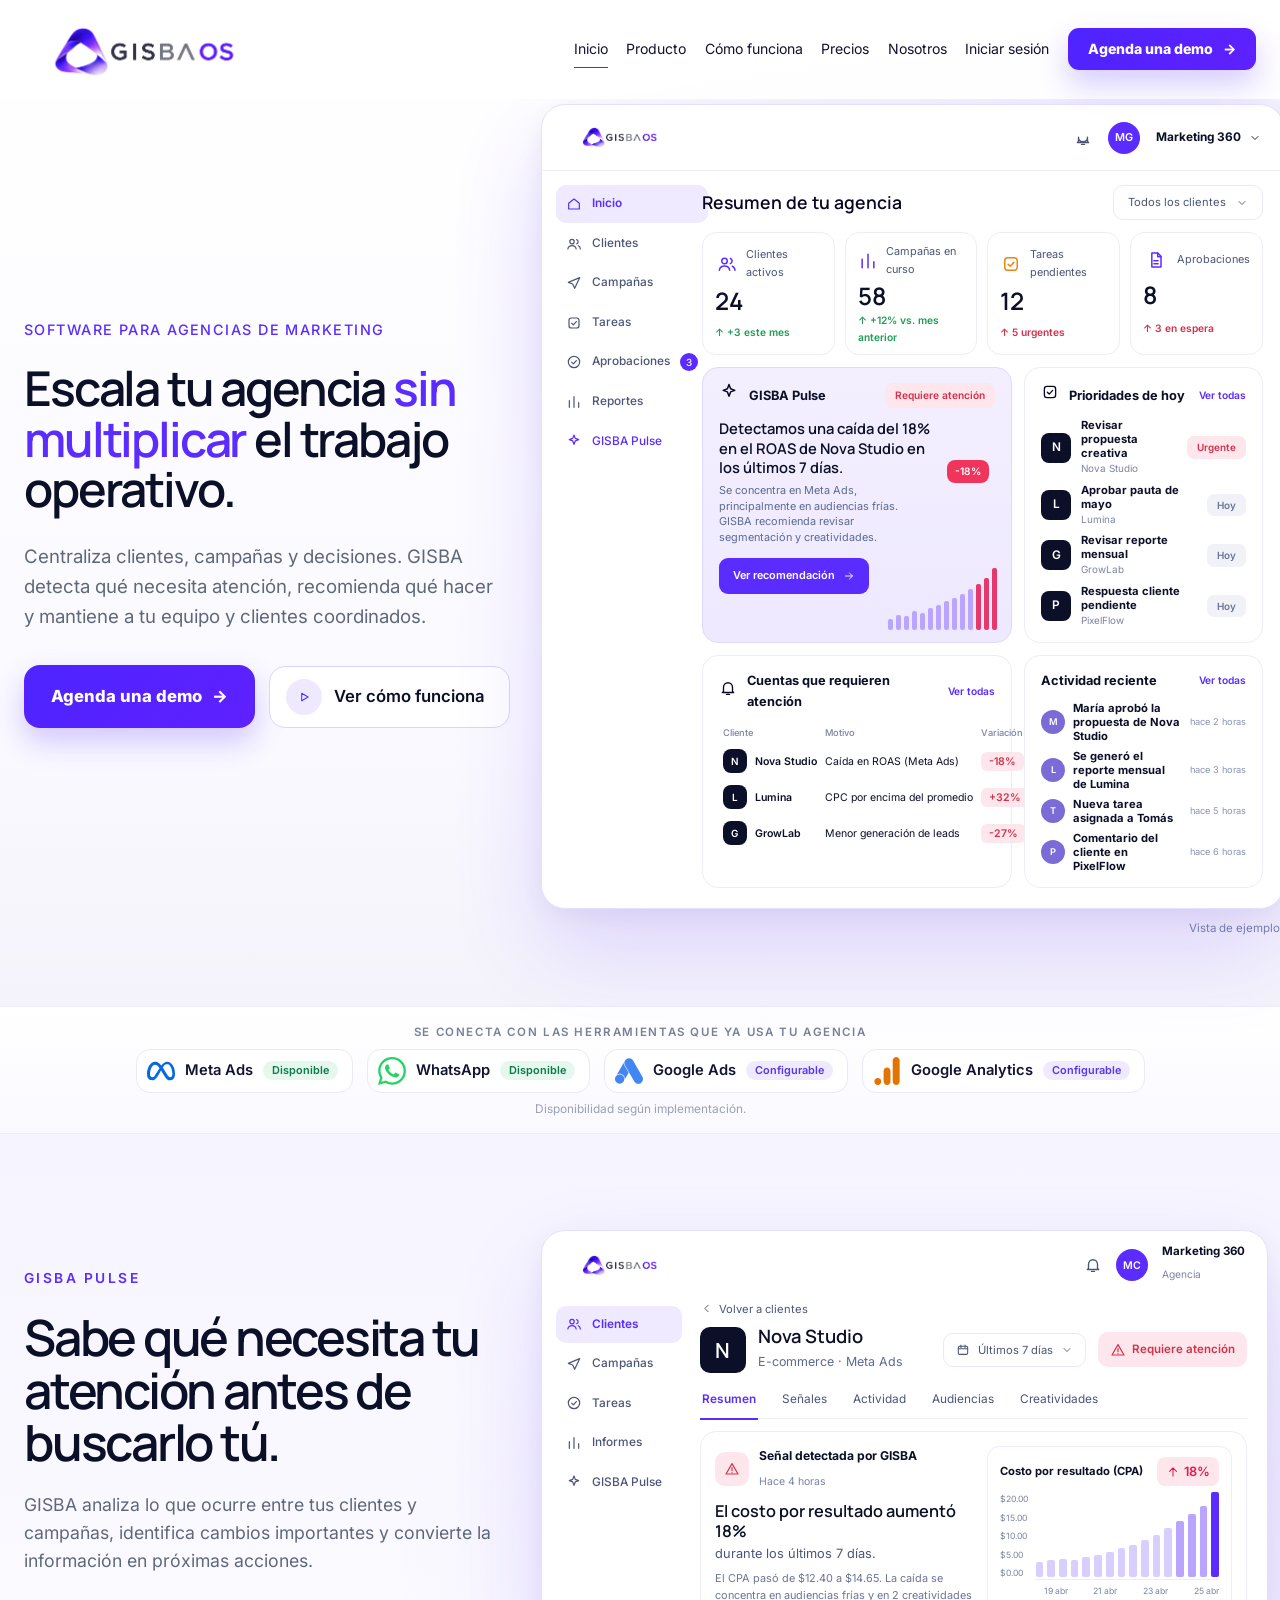
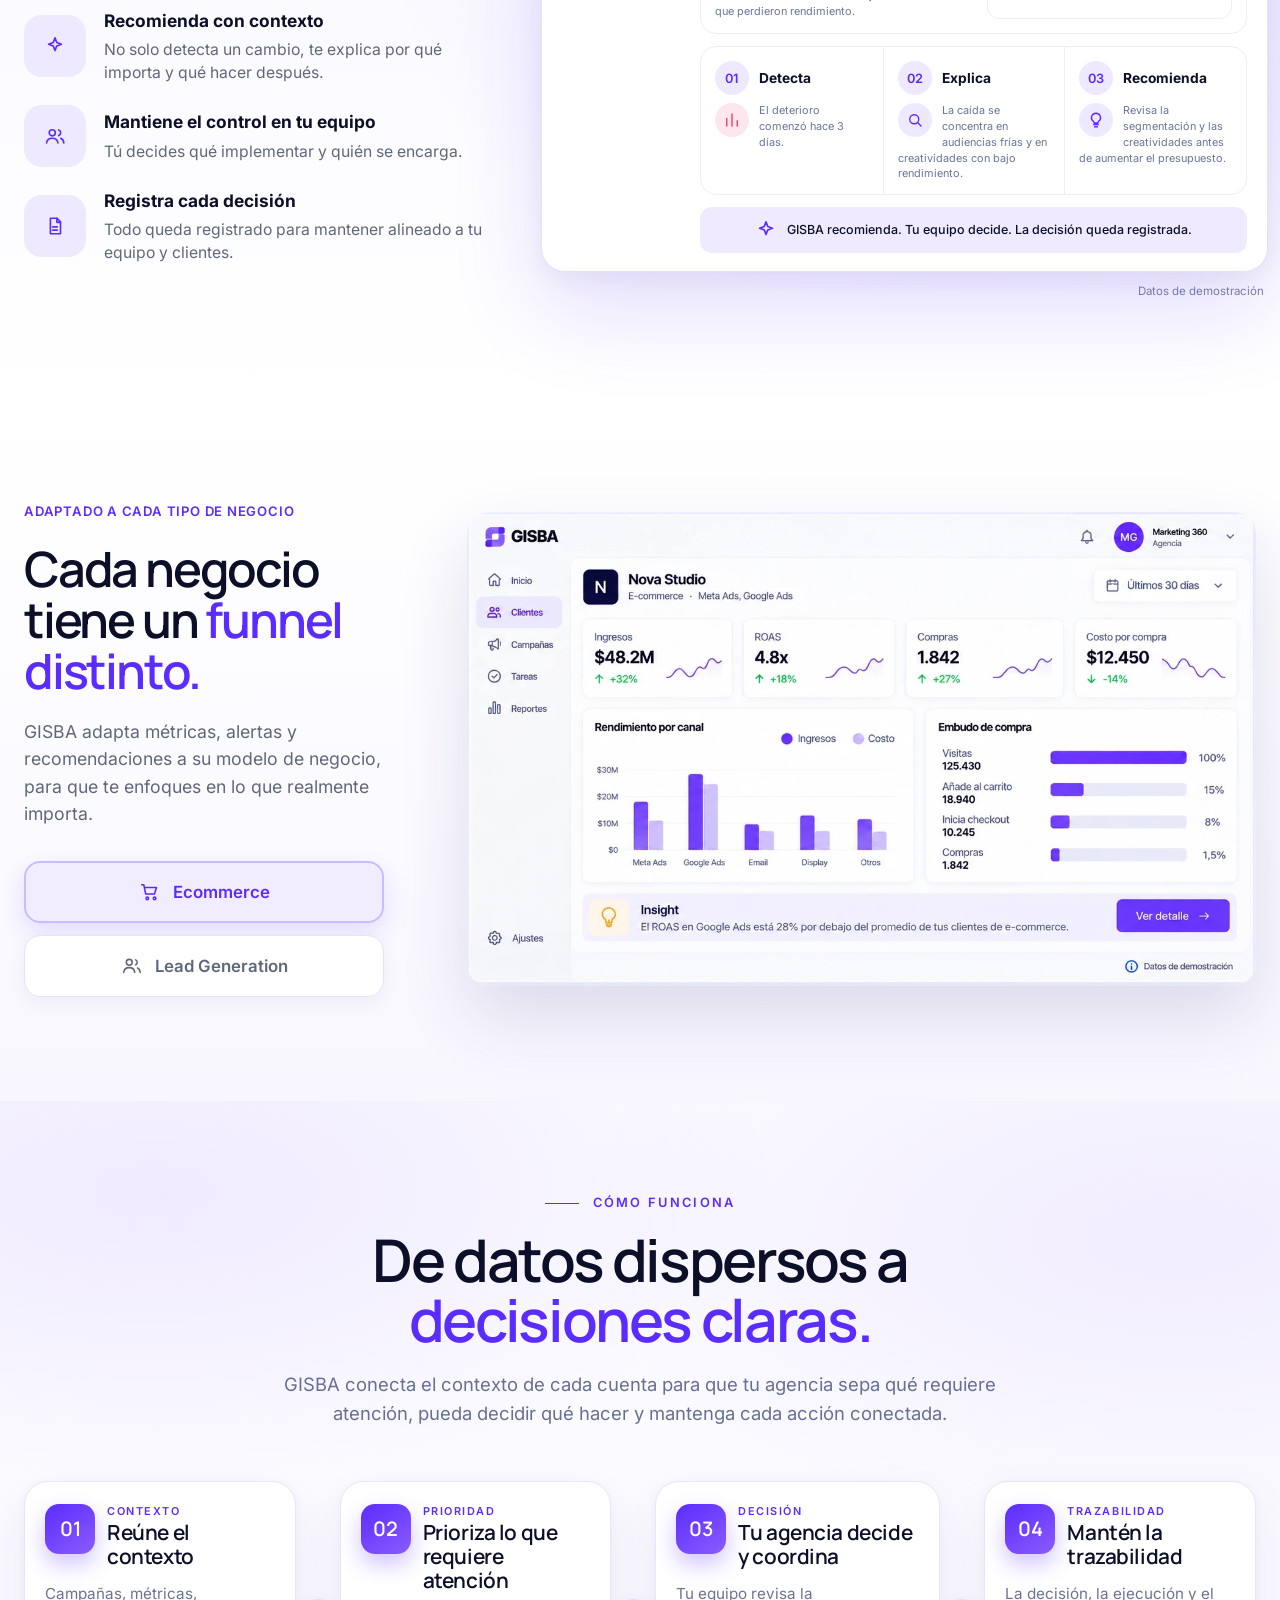
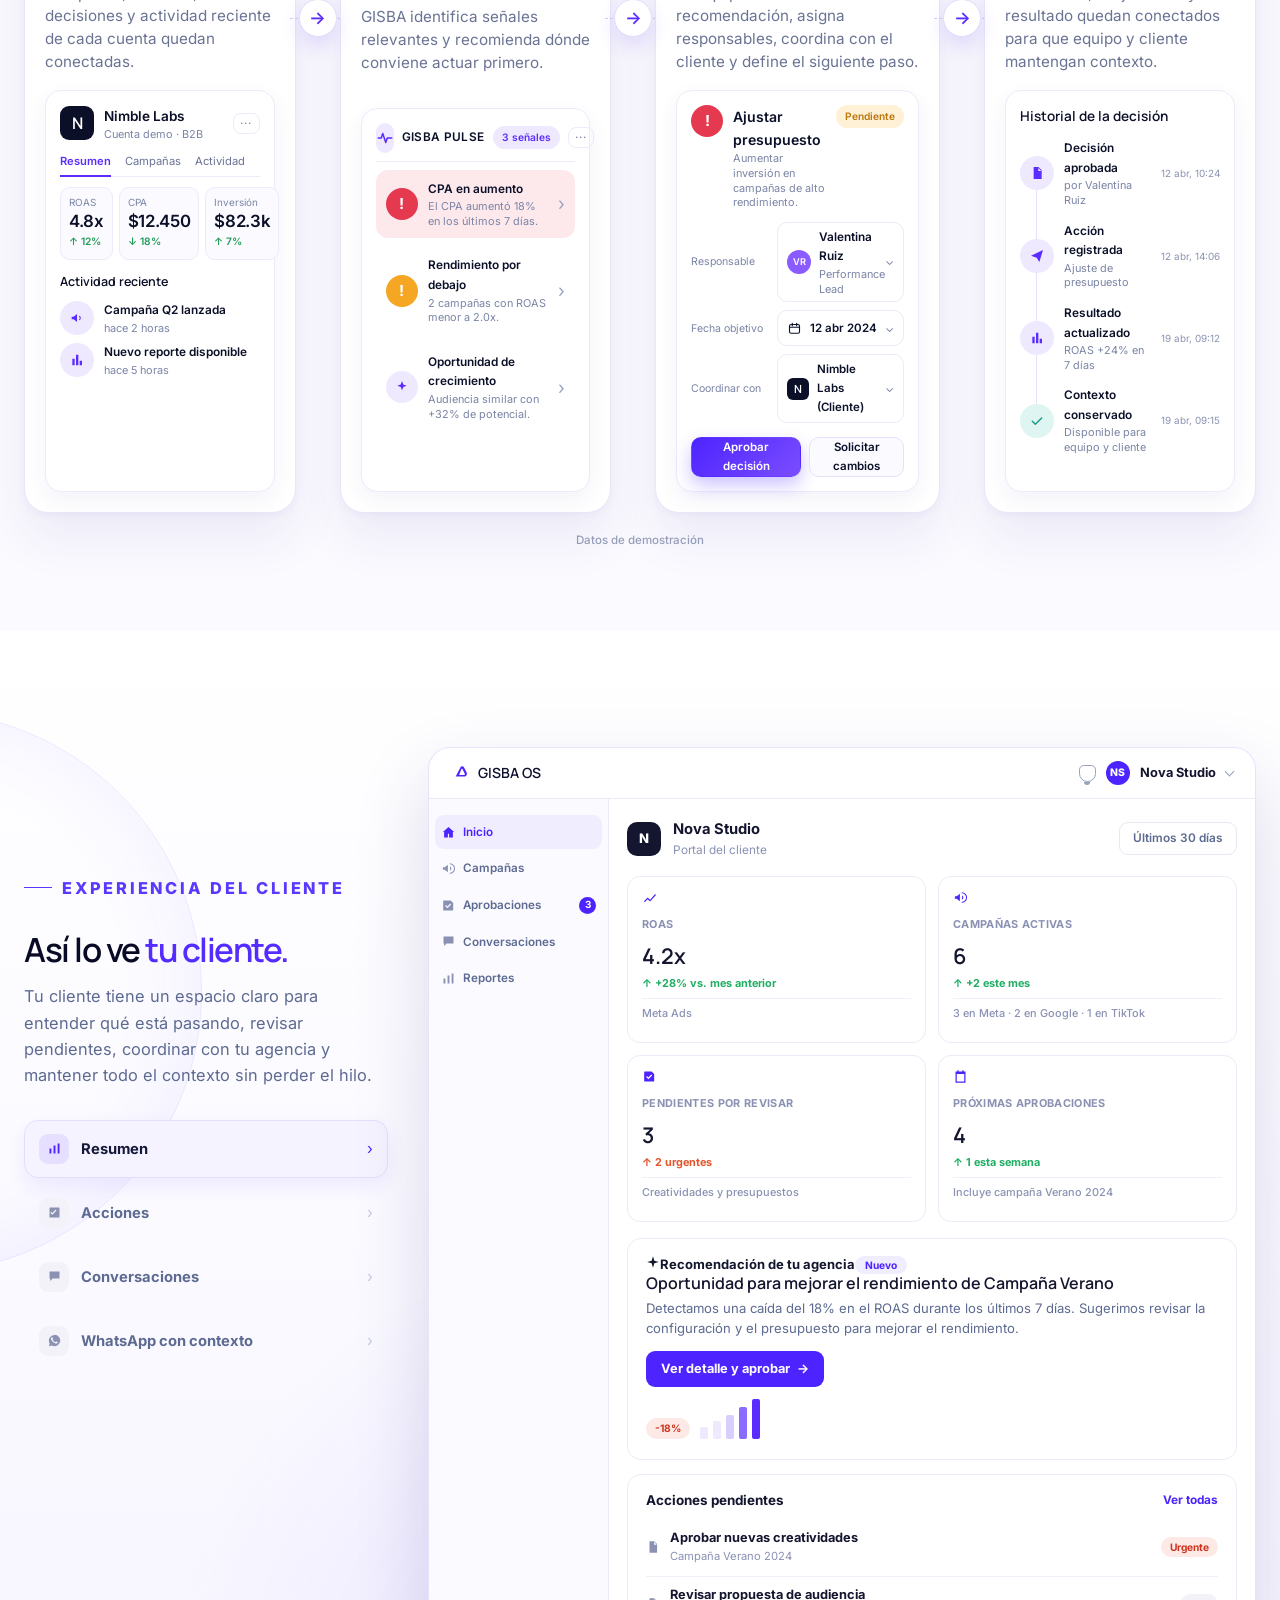
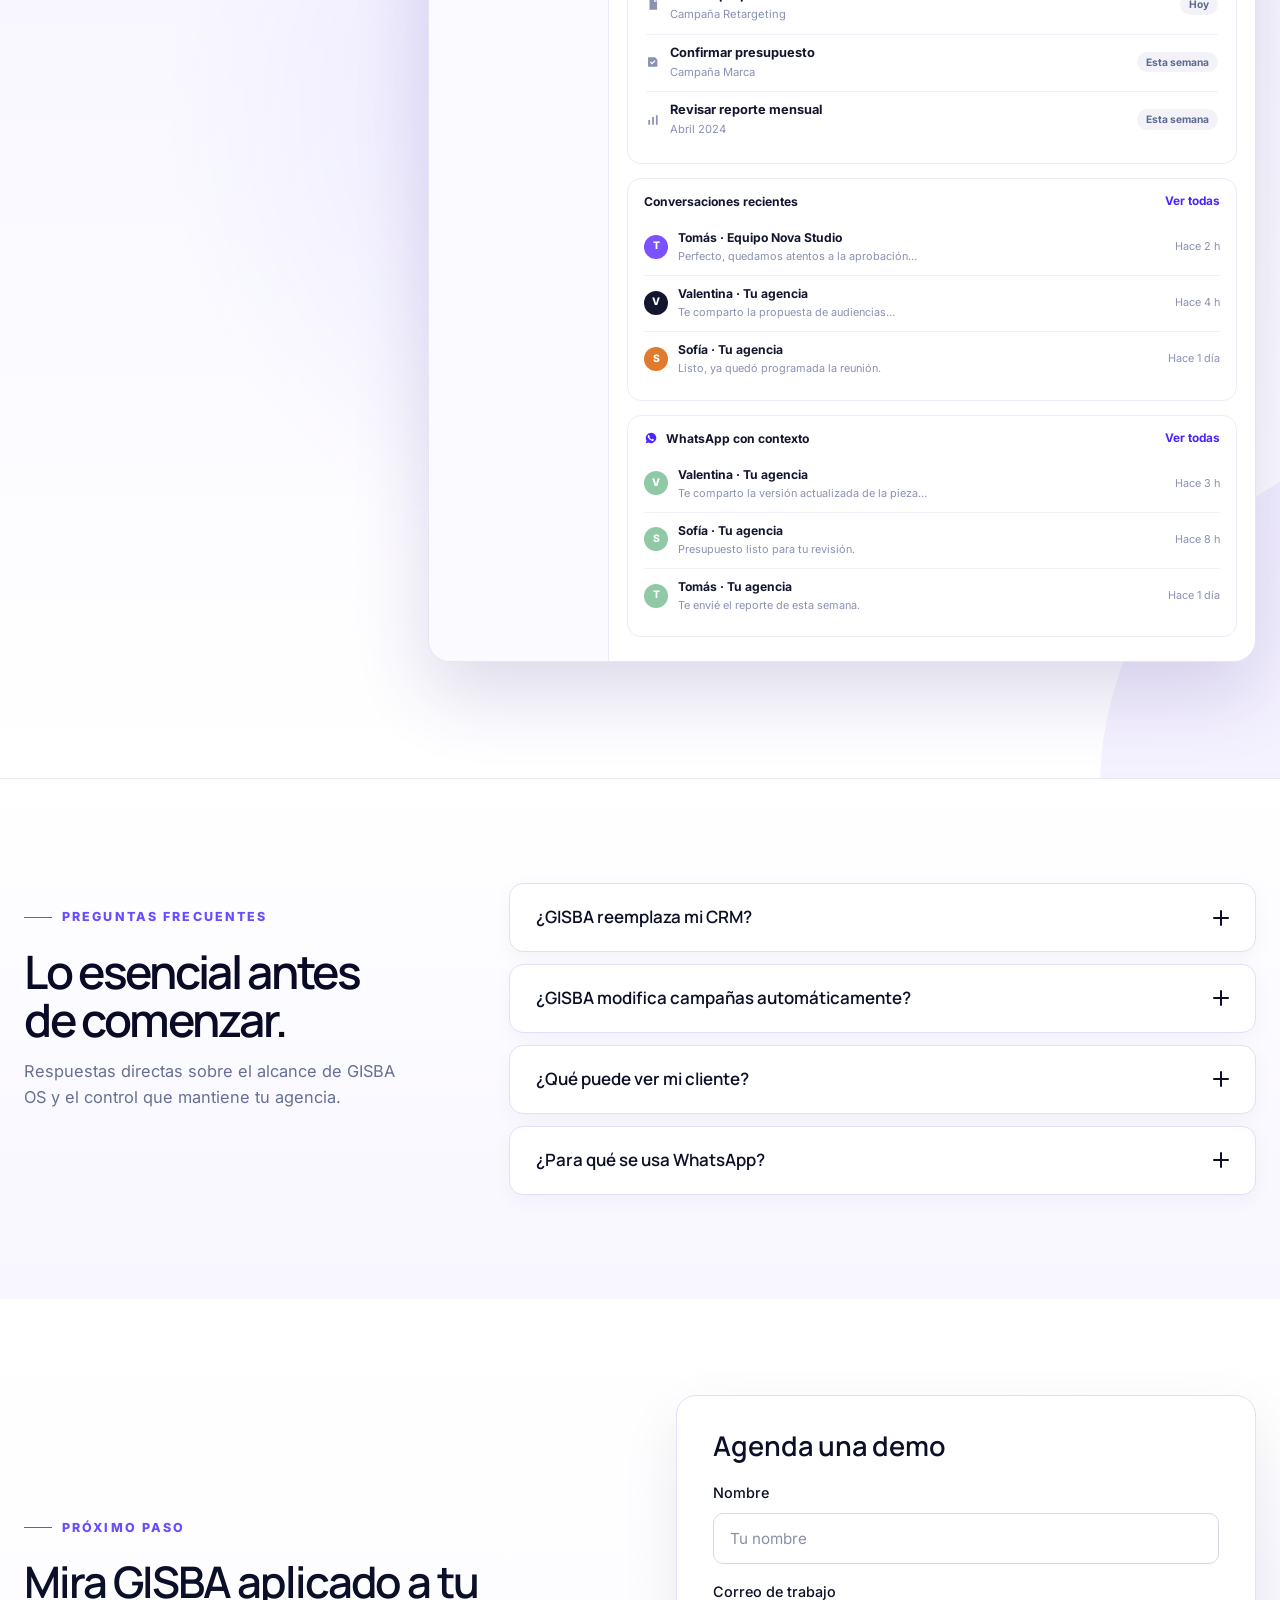
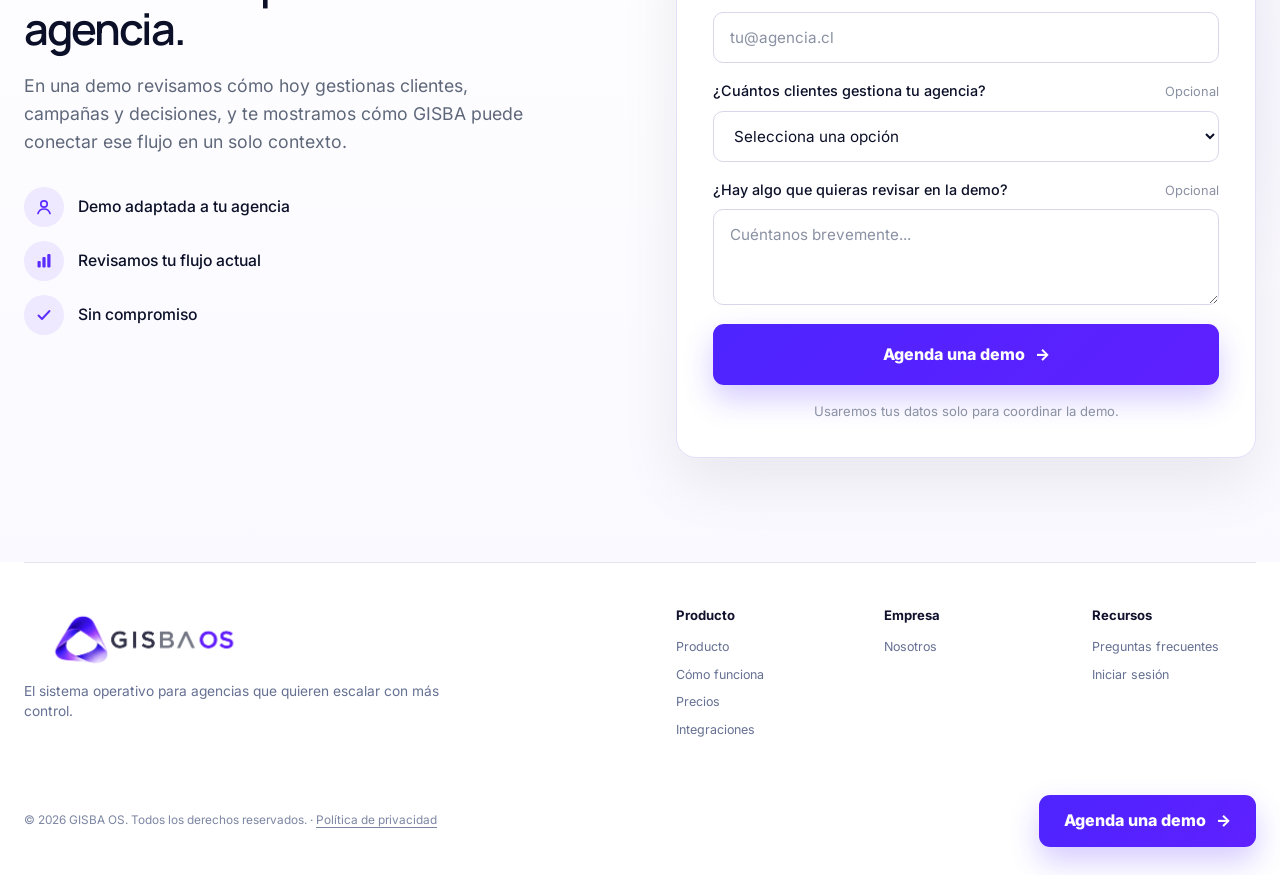
<file: index.html>
<!doctype html>
<html lang="es">
<head>
  <meta charset="utf-8">
  <meta name="viewport" content="width=device-width, initial-scale=1">
  <title>GISBA OS | Software para agencias de marketing</title>
  <meta name="description" content="Software para agencias de marketing que conecta performance, señales, decisiones y coordinación para gestionar más cuentas con mayor claridad.">
  <link rel="canonical" href="https://gisba.cl/">
  <meta property="og:title" content="GISBA OS | Software para agencias de marketing">
  <meta property="og:description" content="Software para agencias de marketing que conecta performance, señales, decisiones y coordinación para gestionar más cuentas con mayor claridad.">
  <meta property="og:type" content="website">
  <meta property="og:url" content="https://gisba.cl/">
  <meta property="og:site_name" content="GISBA OS">
  <meta property="og:locale" content="es_CL">
  <meta property="og:image" content="https://gisba.cl/assets/gisba-hero-motion.jpg">
  <meta property="og:image:width" content="1280">
  <meta property="og:image:height" content="511">
  <meta property="og:image:alt" content="Vista de GISBA OS, software para agencias de marketing">
  <meta name="twitter:card" content="summary_large_image">
  <meta name="twitter:title" content="GISBA OS | Software para agencias de marketing">
  <meta name="twitter:description" content="Software para agencias de marketing que conecta performance, señales, decisiones y coordinación para gestionar más cuentas con mayor claridad.">
  <meta name="twitter:image" content="https://gisba.cl/assets/gisba-hero-motion.jpg">
  <meta name="theme-color" content="#ffffff">
  <script type="application/ld+json">{"@context":"https://schema.org","@type":"SoftwareApplication","name":"GISBA OS","url":"https://gisba.cl/","applicationCategory":"BusinessApplication","operatingSystem":"Web","description":"Software para agencias de marketing que conecta performance, señales, decisiones y coordinación de cada cuenta."}</script>
  <link rel="icon" type="image/svg+xml" href="data:image/svg+xml,%3Csvg xmlns='http://www.w3.org/2000/svg' viewBox='0 0 64 64'%3E%3Crect width='64' height='64' rx='15' fill='%23080712'/%3E%3Cpath d='M15 43 31 13c2-4 7-4 10 0l9 17c3 6-1 13-8 13H15Zm11-5h16c2 0 3-2 2-4l-7-14c-1-2-3-2-4 0Z' fill='%238a5cff'/%3E%3C/svg%3E">
  <link rel="preload" href="assets/fonts/manrope-variable.ttf" as="font" type="font/ttf" crossorigin>
  <link rel="preload" href="assets/fonts/inter-400.ttf" as="font" type="font/ttf" crossorigin>
  <script>document.documentElement.classList.add("js")</script>
  <link rel="stylesheet" href="styles.css?v=a4dd175c">
  <link rel="stylesheet" href="whatsapp-section.css?v=da2960e0">
  <link rel="stylesheet" href="home-hero.css?v=5c15818e">
  <link rel="stylesheet" href="home-pulse.css?v=f5449b9e">
  <link rel="stylesheet" href="home-funnel.css?v=1a56805b">
  <link rel="stylesheet" href="home-integrations.css?v=ff3cf196">
  <link rel="stylesheet" href="home-how.css?v=0cfad1ad">
  <script src="script.js?v=836da554" defer></script>
</head>
<body class="home-page">
  <svg class="shape-defs" aria-hidden="true" focusable="false">
    <defs>
      <clipPath id="gisba-frame-shape" clipPathUnits="objectBoundingBox">
        <path d="M .045 0 H .955 Q 1 0 1 .06 V .82 Q 1 .88 .94 .88 H .75 C .71 .88 .69 .9 .665 .935 L .635 .977 Q .615 1 .565 1 H .045 Q 0 1 0 .94 V .06 Q 0 0 .045 0 Z"/>
      </clipPath>
    </defs>
  </svg>
  <a class="skip-link" href="#contenido">Saltar al contenido</a>

  <header class="site-header" data-header>
    <div class="container nav-shell">
      <a class="brand brand-banner-link" href="#inicio" aria-label="GISBA OS, ir al inicio">
        <img class="header-brand-banner" src="assets/gisba-os-brand-banner-v6.png" width="2172" height="724" alt="GISBA OS">
      </a>

      <button class="menu-button" type="button" aria-expanded="false" aria-controls="nav-principal" data-menu-button>
        <span class="sr-only">Abrir menú</span>
        <span></span><span></span>
      </button>

      <nav id="nav-principal" class="main-nav" aria-label="Navegación principal" data-menu>
        <a class="nav-current" aria-current="page" href="index.html">Inicio</a>
        <a href="servicios.html">Producto</a>
        <a href="como-trabajamos.html">Cómo funciona</a>
        <a href="precios.html">Precios</a>
        <a href="nosotros.html">Nosotros</a>
        <a class="nav-login" href="#" aria-label="Iniciar sesión" data-cta="login" data-event="login_click">Iniciar sesión</a>
        <a class="button button-small button-solid" href="#contacto" data-cta="demo" data-event="demo_cta_click" data-location="navbar">Agenda una demo <span aria-hidden="true">→</span></a>
      </nav>
    </div>
  </header>

  <main id="contenido">
        <section id="inicio" class="hh" aria-labelledby="hh-title">
      <div class="container hh-grid">
        <div class="hh-copy">
          <p class="hh-eyebrow">Software para agencias de marketing</p>
          <h1 id="hh-title">Escala tu agencia <em>sin multiplicar</em> el trabajo operativo.</h1>
          <p class="hh-lead">Centraliza clientes, campañas y decisiones. GISBA detecta qué necesita atención, recomienda qué hacer y mantiene a tu equipo y clientes coordinados.</p>
          <div class="hh-actions">
            <a class="button button-solid" href="#contacto" data-cta="demo" data-event="demo_cta_click" data-location="hero">Agenda una demo <span aria-hidden="true">→</span></a>
            <a class="hh-how" href="#como-funciona" data-event="how_it_works_click" data-location="hero"><span class="hh-play" aria-hidden="true"><svg viewBox="0 0 24 24" width="14" height="14" fill="none" stroke="currentColor" stroke-width="1.8" stroke-linecap="round" stroke-linejoin="round" aria-hidden="true"><path d="M8 5.5v13l11-6.5Z"/></svg></span> Ver cómo funciona</a>
          </div>
        </div>
        <div class="hh-visual">
          <div class="hh-app" role="img" aria-label="Vista de ejemplo de GISBA OS: resumen de la agencia con clientes activos, campañas, una alerta de GISBA Pulse con recomendación, prioridades de hoy, cuentas que requieren atención y actividad reciente.">
            <div class="hh-bar"><img src="assets/gisba-os-brand-banner-v6.png" width="2172" height="724" alt=""><span class="hh-bar-r"><i><svg viewBox="0 0 24 24" width="18" height="18" fill="none" stroke="currentColor" stroke-width="1.8" stroke-linecap="round" stroke-linejoin="round" aria-hidden="true"><path d="M6 16.5V11a6 6 0 0 0 12 0v5.5l1.5 1.5h-15Z"/><path d="M10 20.5h4"/></svg></i><b>MG</b><strong>Marketing 360 <svg viewBox="0 0 24 24" width="12" height="12" fill="none" stroke="currentColor" stroke-width="1.8" stroke-linecap="round" stroke-linejoin="round" aria-hidden="true"><path d="M6 9l6 6 6-6"/></svg></strong></span></div>
            <div class="hh-body">
              <ul class="hh-side"><li class="on"><svg viewBox="0 0 24 24" width="16" height="16" fill="none" stroke="currentColor" stroke-width="1.8" stroke-linecap="round" stroke-linejoin="round" aria-hidden="true"><path d="M4 11l8-6.5 8 6.5v8.5H4Z"/></svg><span>Inicio</span></li><li><svg viewBox="0 0 24 24" width="16" height="16" fill="none" stroke="currentColor" stroke-width="1.8" stroke-linecap="round" stroke-linejoin="round" aria-hidden="true"><circle cx="9" cy="8.5" r="3.3"/><path d="M2.8 19.5c.5-3.4 3-5.1 6.2-5.1s5.7 1.7 6.2 5.1"/><path d="M16 5.4a3.3 3.3 0 0 1 0 6.2M18.4 14.6c1.8.6 2.9 2.2 3.2 4.9"/></svg><span>Clientes</span></li><li><svg viewBox="0 0 24 24" width="16" height="16" fill="none" stroke="currentColor" stroke-width="1.8" stroke-linecap="round" stroke-linejoin="round" aria-hidden="true"><path d="M20.5 4L3.5 11l6.5 2.5L13 20Z"/></svg><span>Campañas</span></li><li><svg viewBox="0 0 24 24" width="16" height="16" fill="none" stroke="currentColor" stroke-width="1.8" stroke-linecap="round" stroke-linejoin="round" aria-hidden="true"><rect x="4.5" y="4.5" width="15" height="15" rx="3.5"/><path d="M8.5 12.3l2.5 2.5 4.5-5"/></svg><span>Tareas</span></li><li><svg viewBox="0 0 24 24" width="16" height="16" fill="none" stroke="currentColor" stroke-width="1.8" stroke-linecap="round" stroke-linejoin="round" aria-hidden="true"><circle cx="12" cy="12" r="8.5"/><path d="M8.5 12.3l2.5 2.5 4.5-5"/></svg><span>Aprobaciones</span><em>3</em></li><li><svg viewBox="0 0 24 24" width="16" height="16" fill="none" stroke="currentColor" stroke-width="1.8" stroke-linecap="round" stroke-linejoin="round" aria-hidden="true"><path d="M5 20V10M12 20V4M19 20v-7"/></svg><span>Reportes</span></li><li><svg viewBox="0 0 24 24" width="16" height="16" fill="none" stroke="currentColor" stroke-width="1.8" stroke-linecap="round" stroke-linejoin="round" aria-hidden="true"><path d="M12 3l1.9 5.1L19 10l-5.1 1.9L12 17l-1.9-5.1L5 10l5.1-1.9Z"/></svg><span>GISBA Pulse</span></li></ul>
              <div class="hh-main">
                <div class="hh-head"><h3>Resumen de tu agencia</h3><span class="hh-range">Todos los clientes <svg viewBox="0 0 24 24" width="12" height="12" fill="none" stroke="currentColor" stroke-width="1.8" stroke-linecap="round" stroke-linejoin="round" aria-hidden="true"><path d="M6 9l6 6 6-6"/></svg></span></div>
                <div class="hh-kpis"><div class="hh-kpi"><span><i class="hh-kico v"><svg viewBox="0 0 24 24" width="20" height="20" fill="none" stroke="currentColor" stroke-width="1.8" stroke-linecap="round" stroke-linejoin="round" aria-hidden="true"><circle cx="9" cy="8.5" r="3.3"/><path d="M2.8 19.5c.5-3.4 3-5.1 6.2-5.1s5.7 1.7 6.2 5.1"/><path d="M16 5.4a3.3 3.3 0 0 1 0 6.2M18.4 14.6c1.8.6 2.9 2.2 3.2 4.9"/></svg></i>Clientes activos</span><b>24</b><em class="up">↑ +3 este mes</em></div><div class="hh-kpi"><span><i class="hh-kico v"><svg viewBox="0 0 24 24" width="20" height="20" fill="none" stroke="currentColor" stroke-width="1.8" stroke-linecap="round" stroke-linejoin="round" aria-hidden="true"><path d="M5 20V10M12 20V4M19 20v-7"/></svg></i>Campañas en curso</span><b>58</b><em class="up">↑ +12% vs. mes anterior</em></div><div class="hh-kpi"><span><i class="hh-kico a"><svg viewBox="0 0 24 24" width="20" height="20" fill="none" stroke="currentColor" stroke-width="1.8" stroke-linecap="round" stroke-linejoin="round" aria-hidden="true"><rect x="4.5" y="4.5" width="15" height="15" rx="3.5"/><path d="M8.5 12.3l2.5 2.5 4.5-5"/></svg></i>Tareas pendientes</span><b>12</b><em class="dn">↑ 5 urgentes</em></div><div class="hh-kpi"><span><i class="hh-kico v"><svg viewBox="0 0 24 24" width="20" height="20" fill="none" stroke="currentColor" stroke-width="1.8" stroke-linecap="round" stroke-linejoin="round" aria-hidden="true"><path d="M7 3.5h7l4 4V20.5H7Z"/><path d="M14 3.5V8h4M9.5 13h5M9.5 16.5h5"/></svg></i>Aprobaciones</span><b>8</b><em class="dn">↑ 3 en espera</em></div></div>
                <div class="hh-row">
                  <section class="hh-card hh-pulse"><header><span class="hh-fico"><svg viewBox="0 0 24 24" width="20" height="20" fill="none" stroke="currentColor" stroke-width="1.8" stroke-linecap="round" stroke-linejoin="round" aria-hidden="true"><path d="M12 3l1.9 5.1L19 10l-5.1 1.9L12 17l-1.9-5.1L5 10l5.1-1.9Z"/></svg></span><strong>GISBA Pulse</strong><span class="hh-flag">Requiere atención</span></header>
                    <h4>Detectamos una caída del 18% en el ROAS de Nova Studio en los últimos 7 días.</h4>
                    <p>Se concentra en Meta Ads, principalmente en audiencias frías. GISBA recomienda revisar segmentación y creatividades.</p>
                    <span class="hh-cta-mock">Ver recomendación <svg viewBox="0 0 24 24" width="12" height="12" fill="none" stroke="currentColor" stroke-width="1.8" stroke-linecap="round" stroke-linejoin="round" aria-hidden="true"><path d="M5 12h14M13 6l6 6-6 6"/></svg></span>
                    <span class="hh-badge">-18%</span><span class="hh-chart" aria-hidden="true"><i style="height:18%"></i><i style="height:24%"></i><i style="height:22%"></i><i style="height:30%"></i><i style="height:28%"></i><i style="height:36%"></i><i style="height:40%"></i><i style="height:46%"></i><i style="height:52%"></i><i style="height:58%"></i><i style="height:66%"></i><i style="height:74%"></i><i style="height:84%"></i><i style="height:100%"></i></span></section>
                  <section class="hh-card"><header><span class="hh-fico sm"><svg viewBox="0 0 24 24" width="18" height="18" fill="none" stroke="currentColor" stroke-width="1.8" stroke-linecap="round" stroke-linejoin="round" aria-hidden="true"><rect x="4.5" y="4.5" width="15" height="15" rx="3.5"/><path d="M8.5 12.3l2.5 2.5 4.5-5"/></svg></span><strong>Prioridades de hoy</strong><span class="hh-more">Ver todas</span></header><ul class="hh-prio"><li><span class="hh-tile">N</span><div><strong>Revisar propuesta creativa</strong><small>Nova Studio</small></div><em class="hh-chip hi">Urgente</em></li><li><span class="hh-tile">L</span><div><strong>Aprobar pauta de mayo</strong><small>Lumina</small></div><em class="hh-chip ">Hoy</em></li><li><span class="hh-tile">G</span><div><strong>Revisar reporte mensual</strong><small>GrowLab</small></div><em class="hh-chip ">Hoy</em></li><li><span class="hh-tile">P</span><div><strong>Respuesta cliente pendiente</strong><small>PixelFlow</small></div><em class="hh-chip ">Hoy</em></li></ul></section>
                </div>
                <div class="hh-row hh-row2">
                  <section class="hh-card"><header><span class="hh-fico sm"><svg viewBox="0 0 24 24" width="18" height="18" fill="none" stroke="currentColor" stroke-width="1.8" stroke-linecap="round" stroke-linejoin="round" aria-hidden="true"><path d="M6 16.5V11a6 6 0 0 1 12 0v5.5l1.5 1.5h-15Z"/><path d="M10 20.5h4"/></svg></span><strong>Cuentas que requieren atención</strong><span class="hh-more">Ver todas</span></header>
                    <table class="hh-table"><thead><tr><th>Cliente</th><th>Motivo</th><th>Variación</th></tr></thead><tbody><tr><td><span class="hh-tile" style="width:24px;height:24px;font-size:.62rem">N</span>Nova Studio</td><td>Caída en ROAS (Meta Ads)</td><td><span class="dn bg">-18%</span></td></tr><tr><td><span class="hh-tile" style="width:24px;height:24px;font-size:.62rem">L</span>Lumina</td><td>CPC por encima del promedio</td><td><span class="dn bg">+32%</span></td></tr><tr><td><span class="hh-tile" style="width:24px;height:24px;font-size:.62rem">G</span>GrowLab</td><td>Menor generación de leads</td><td><span class="dn bg">-27%</span></td></tr></tbody></table></section>
                  <section class="hh-card"><header><strong>Actividad reciente</strong><span class="hh-more">Ver todas</span></header><ul class="hh-act"><li><span class="hh-av">M</span><strong>María aprobó la propuesta de Nova Studio</strong><time>hace 2 horas</time></li><li><span class="hh-av">L</span><strong>Se generó el reporte mensual de Lumina</strong><time>hace 3 horas</time></li><li><span class="hh-av">T</span><strong>Nueva tarea asignada a Tomás</strong><time>hace 5 horas</time></li><li><span class="hh-av">P</span><strong>Comentario del cliente en PixelFlow</strong><time>hace 6 horas</time></li></ul></section>
                </div>
              </div>
            </div>
          </div>
          <p class="hh-note">Vista de ejemplo</p>
        </div>
      </div>
    </section>

<section id="integraciones" class="int-strip" aria-label="Integraciones de GISBA OS">
      <div class="container">
        <p class="int-strip-label">Se conecta con las herramientas que ya usa tu agencia</p>
        <ul class="int-strip-list">
          <li><img src="assets/icons/meta.svg" width="28" height="28" alt=""><strong>Meta Ads</strong><small class="is-available">Disponible</small></li>
          <li><img src="assets/icons/whatsapp.svg" width="28" height="28" alt=""><strong>WhatsApp</strong><small class="is-available">Disponible</small></li>
          <li><img src="assets/icons/google-ads.svg" width="28" height="28" alt=""><strong>Google Ads</strong><small class="is-configurable">Configurable</small></li>
          <li><img src="assets/icons/google-analytics.svg" width="28" height="28" alt=""><strong>Google Analytics</strong><small class="is-configurable">Configurable</small></li>
        </ul>
        <p class="int-strip-note">Disponibilidad según implementación.</p>
      </div>
    </section>

<section id="gisba-pulse" class="section hp" aria-labelledby="pulse-title">
      <div class="container hp-grid">
        <div class="hp-copy">
          <p class="hp-eyebrow">GISBA Pulse</p>
          <h2 id="pulse-title">Sabe qué necesita tu atención antes de buscarlo tú.</h2>
          <p class="hp-lead">GISBA analiza lo que ocurre entre tus clientes y campañas, identifica cambios importantes y convierte la información en próximas acciones.</p>
          <ul class="hp-feats">
            <li><span class="hp-fi"><svg viewBox="0 0 24 24" width="22" height="22" fill="none" stroke="currentColor" stroke-width="1.8" stroke-linecap="round" stroke-linejoin="round" aria-hidden="true"><path d="M12 3l1.9 5.1L19 10l-5.1 1.9L12 17l-1.9-5.1L5 10l5.1-1.9Z"/></svg></span><div><strong>Recomienda con contexto</strong><p>No solo detecta un cambio, te explica por qué importa y qué hacer después.</p></div></li>
            <li><span class="hp-fi"><svg viewBox="0 0 24 24" width="22" height="22" fill="none" stroke="currentColor" stroke-width="1.8" stroke-linecap="round" stroke-linejoin="round" aria-hidden="true"><circle cx="9" cy="8.5" r="3.3"/><path d="M2.8 19.5c.5-3.4 3-5.1 6.2-5.1s5.7 1.7 6.2 5.1"/><path d="M16 5.4a3.3 3.3 0 0 1 0 6.2M18.4 14.6c1.8.6 2.9 2.2 3.2 4.9"/></svg></span><div><strong>Mantiene el control en tu equipo</strong><p>Tú decides qué implementar y quién se encarga.</p></div></li>
            <li><span class="hp-fi"><svg viewBox="0 0 24 24" width="22" height="22" fill="none" stroke="currentColor" stroke-width="1.8" stroke-linecap="round" stroke-linejoin="round" aria-hidden="true"><path d="M7 3.5h7l4 4V20.5H7Z"/><path d="M14 3.5V8h4M9.5 13h5M9.5 16.5h5"/></svg></span><div><strong>Registra cada decisión</strong><p>Todo queda registrado para mantener alineado a tu equipo y clientes.</p></div></li>
          </ul>
        </div>
        <div class="hp-visual">
          <div class="hp-app" role="img" aria-label="Vista de ejemplo de GISBA Pulse: señal detectada en la cuenta Nova Studio, con el costo por resultado que aumentó 18%, por qué importa y la recomendación; el equipo decide y la decisión queda registrada.">
            <div class="hp-bar"><img src="assets/gisba-os-brand-banner-v6.png" width="2172" height="724" alt=""><span class="hp-bar-r"><i><svg viewBox="0 0 24 24" width="18" height="18" fill="none" stroke="currentColor" stroke-width="1.8" stroke-linecap="round" stroke-linejoin="round" aria-hidden="true"><path d="M6 16.5V11a6 6 0 0 1 12 0v5.5l1.5 1.5h-15Z"/><path d="M10 20.5h4"/></svg></i><b>MC</b><span><strong>Marketing 360</strong><small>Agencia</small></span></span></div>
            <div class="hp-body">
              <ul class="hp-side"><li class="on"><svg viewBox="0 0 24 24" width="16" height="16" fill="none" stroke="currentColor" stroke-width="1.8" stroke-linecap="round" stroke-linejoin="round" aria-hidden="true"><circle cx="9" cy="8.5" r="3.3"/><path d="M2.8 19.5c.5-3.4 3-5.1 6.2-5.1s5.7 1.7 6.2 5.1"/><path d="M16 5.4a3.3 3.3 0 0 1 0 6.2M18.4 14.6c1.8.6 2.9 2.2 3.2 4.9"/></svg><span>Clientes</span></li><li><svg viewBox="0 0 24 24" width="16" height="16" fill="none" stroke="currentColor" stroke-width="1.8" stroke-linecap="round" stroke-linejoin="round" aria-hidden="true"><path d="M20.5 4L3.5 11l6.5 2.5L13 20Z"/></svg><span>Campañas</span></li><li><svg viewBox="0 0 24 24" width="16" height="16" fill="none" stroke="currentColor" stroke-width="1.8" stroke-linecap="round" stroke-linejoin="round" aria-hidden="true"><circle cx="12" cy="12" r="8.5"/><path d="M8.5 12.3l2.5 2.5 4.5-5"/></svg><span>Tareas</span></li><li><svg viewBox="0 0 24 24" width="16" height="16" fill="none" stroke="currentColor" stroke-width="1.8" stroke-linecap="round" stroke-linejoin="round" aria-hidden="true"><path d="M5 20V10M12 20V4M19 20v-7"/></svg><span>Informes</span></li><li><svg viewBox="0 0 24 24" width="16" height="16" fill="none" stroke="currentColor" stroke-width="1.8" stroke-linecap="round" stroke-linejoin="round" aria-hidden="true"><path d="M12 3l1.9 5.1L19 10l-5.1 1.9L12 17l-1.9-5.1L5 10l5.1-1.9Z"/></svg><span>GISBA Pulse</span></li></ul>
              <div class="hp-main">
                <p class="hp-back"><svg viewBox="0 0 24 24" width="13" height="13" fill="none" stroke="currentColor" stroke-width="1.8" stroke-linecap="round" stroke-linejoin="round" aria-hidden="true"><path d="M15 6l-6 6 6 6"/></svg> Volver a clientes</p>
                <div class="hp-acct"><span class="hp-logo">N</span><div><strong>Nova Studio</strong><small>E-commerce · Meta Ads</small></div><span class="hp-range"><svg viewBox="0 0 24 24" width="14" height="14" fill="none" stroke="currentColor" stroke-width="1.8" stroke-linecap="round" stroke-linejoin="round" aria-hidden="true"><rect x="4" y="5.5" width="16" height="14" rx="2.5"/><path d="M4 10h16M8.5 3.5v4M15.5 3.5v4"/></svg> Últimos 7 días <svg viewBox="0 0 24 24" width="12" height="12" fill="none" stroke="currentColor" stroke-width="1.8" stroke-linecap="round" stroke-linejoin="round" aria-hidden="true"><path d="M6 9l6 6 6-6"/></svg></span><span class="hp-flag"><svg viewBox="0 0 24 24" width="16" height="16" fill="none" stroke="currentColor" stroke-width="1.8" stroke-linecap="round" stroke-linejoin="round" aria-hidden="true"><path d="M12 4l9 15.5H3Z"/><path d="M12 10v4.5M12 17.5h.01"/></svg> Requiere atención</span></div>
                <div class="hp-tabs"><span class="on">Resumen</span><span>Señales</span><span>Actividad</span><span>Audiencias</span><span>Creatividades</span></div>
                <div class="hp-sig">
                  <div class="hp-sig-t"><header><span class="hp-si"><svg viewBox="0 0 24 24" width="16" height="16" fill="none" stroke="currentColor" stroke-width="1.8" stroke-linecap="round" stroke-linejoin="round" aria-hidden="true"><path d="M12 4l9 15.5H3Z"/><path d="M12 10v4.5M12 17.5h.01"/></svg></span><div><strong>Señal detectada por GISBA</strong><small>Hace 4 horas</small></div></header>
                    <h3>El costo por resultado aumentó 18%</h3><p class="hp-sub">durante los últimos 7 días.</p>
                    <p>El CPA pasó de $12.40 a $14.65. La caída se concentra en audiencias frías y en 2 creatividades que perdieron rendimiento.</p></div>
                  <div class="hp-chart"><header><strong>Costo por resultado (CPA)</strong><span class="hp-up"><svg viewBox="0 0 24 24" width="14" height="14" fill="none" stroke="currentColor" stroke-width="1.8" stroke-linecap="round" stroke-linejoin="round" aria-hidden="true"><path d="M12 19V5M6 11l6-6 6 6"/></svg> 18%</span></header><div class="hp-plot"><span class="hp-y"><i>$20.00</i><i>$15.00</i><i>$10.00</i><i>$5.00</i><i>$0.00</i></span><span class="hp-bars" aria-hidden="true"><i style="height:18%"></i><i style="height:20%"></i><i style="height:22%"></i><i style="height:20%"></i><i style="height:24%"></i><i style="height:26%"></i><i style="height:30%"></i><i style="height:34%"></i><i style="height:38%"></i><i style="height:44%"></i><i style="height:50%"></i><i style="height:58%"></i><i style="height:66%"></i><i style="height:74%"></i><i style="height:84%"></i><i style="height:100%"></i></span></div><span class="hp-x"><i>19 abr</i><i>21 abr</i><i>23 abr</i><i>25 abr</i></span></div>
                </div>
                <div class="hp-steps">
                  <div><header><b>01</b><strong>Detecta</strong></header><span class="hp-sic r"><svg viewBox="0 0 24 24" width="18" height="18" fill="none" stroke="currentColor" stroke-width="1.8" stroke-linecap="round" stroke-linejoin="round" aria-hidden="true"><path d="M5 20V10M12 20V4M19 20v-7"/></svg></span><p>El deterioro comenzó hace 3 días.</p></div>
                  <div><header><b>02</b><strong>Explica</strong></header><span class="hp-sic"><svg viewBox="0 0 24 24" width="18" height="18" fill="none" stroke="currentColor" stroke-width="1.8" stroke-linecap="round" stroke-linejoin="round" aria-hidden="true"><circle cx="11" cy="11" r="6"/><path d="M20 20l-4.2-4.2"/></svg></span><p>La caída se concentra en audiencias frías y en creatividades con bajo rendimiento.</p></div>
                  <div><header><b>03</b><strong>Recomienda</strong></header><span class="hp-sic"><svg viewBox="0 0 24 24" width="18" height="18" fill="none" stroke="currentColor" stroke-width="1.8" stroke-linecap="round" stroke-linejoin="round" aria-hidden="true"><path d="M9 18h6M10 21h4M12 3a6 6 0 0 0-3.5 10.9c.6.5 1 1.2 1 2.1h5c0-.9.4-1.6 1-2.1A6 6 0 0 0 12 3Z"/></svg></span><p>Revisa la segmentación y las creatividades antes de aumentar el presupuesto.</p></div>
                </div>
                <p class="hp-banner"><span><svg viewBox="0 0 24 24" width="22" height="22" fill="none" stroke="currentColor" stroke-width="1.8" stroke-linecap="round" stroke-linejoin="round" aria-hidden="true"><path d="M12 3l1.9 5.1L19 10l-5.1 1.9L12 17l-1.9-5.1L5 10l5.1-1.9Z"/></svg></span>GISBA recomienda. Tu equipo decide. La decisión queda registrada.</p>
              </div>
            </div>
          </div>
          <p class="hp-note">Datos de demostración</p>
        </div>
      </div>
    </section>

    <section id="dashboard-cliente" class="client-dashboard-preview hf" aria-label="Vista del panel de resultados por cliente en GISBA OS">
      <div class="container hf-grid">
        <div class="hf-copy reveal">
          <p class="hf-eyebrow">Adaptado a cada tipo de negocio</p>
          <h2>Cada negocio tiene un <span>funnel distinto.</span></h2>
          <p class="hf-lead">GISBA adapta métricas, alertas y recomendaciones a su modelo de negocio, para que te enfoques en lo que realmente importa.</p>
          <div class="dashboard-business-switch hf-switch" role="tablist" aria-label="Tipos de negocio disponibles" data-active-index="0">
            <button id="dashboard-tab-ecommerce" class="is-active" type="button" role="tab" aria-selected="true" tabindex="0" aria-controls="dashboard-panel-ecommerce" data-dashboard-tab><svg viewBox="0 0 24 24" width="22" height="22" fill="none" stroke="currentColor" stroke-width="1.7" stroke-linecap="round" stroke-linejoin="round" aria-hidden="true"><path d="M3 4h2.2l2.1 10.2h9.6L19 7H6"/><circle cx="9" cy="19" r="1.4"/><circle cx="17" cy="19" r="1.4"/></svg>Ecommerce</button>
            <button id="dashboard-tab-leads" type="button" role="tab" aria-selected="false" tabindex="-1" aria-controls="dashboard-panel-leads" data-dashboard-tab><svg viewBox="0 0 24 24" width="22" height="22" fill="none" stroke="currentColor" stroke-width="1.7" stroke-linecap="round" stroke-linejoin="round" aria-hidden="true"><circle cx="9" cy="8" r="3.2"/><path d="M3 19c.4-3.3 2.8-5.2 6-5.2s5.6 1.9 6 5.2"/><path d="M16 5.3a3 3 0 0 1 0 5.4M18 14.2c1.7.6 2.7 2.1 3 4.8"/></svg>Lead Generation</button>
          </div>
        </div>
        <div class="client-dashboard-switcher hf-visual reveal" data-dashboard-switcher>
          <figure id="dashboard-panel-ecommerce" class="hf-panel client-dashboard-preview-frame is-active" role="tabpanel" aria-labelledby="dashboard-tab-ecommerce" data-dashboard-panel>
            <img src="assets/home-funnel-ecommerce.webp" width="1294" height="776" alt="Panel de GISBA OS de Nova Studio, ecommerce: ingresos, ROAS, compras, costo por compra, rendimiento por canal, embudo de compra e insight" loading="lazy" decoding="async">
            <div class="hf-m">
              <div class="hf-m-acct"><span class="hf-m-logo" aria-hidden="true">N</span><div><strong>Nova Studio</strong><small>E-commerce · Meta Ads, Google Ads</small></div></div>
              <div class="hf-m-kpis"><div><small>Ingresos</small><strong>$48.2M</strong><em class="up">↑ +32%</em></div><div><small>ROAS</small><strong>4.8x</strong><em class="up">↑ +18%</em></div><div><small>Compras</small><strong>1.842</strong><em class="up">↑ +27%</em></div><div><small>Costo por compra</small><strong>$12.450</strong><em class="dn">↓ -14%</em></div></div>
              <section class="hf-m-card"><h4>Rendimiento por canal</h4><p class="hf-m-legend"><i></i>Ingresos <i class="l"></i>Costo</p><div class="hf-m-bars" role="img" aria-label="Rendimiento por canal"><div><span class="b1" style="height:60%"></span><span class="b2" style="height:37%"></span><small>Meta Ads</small></div><div><span class="b1" style="height:95%"></span><span class="b2" style="height:82%"></span><small>Google Ads</small></div><div><span class="b1" style="height:31%"></span><span class="b2" style="height:23%"></span><small>Email</small></div><div><span class="b1" style="height:43%"></span><span class="b2" style="height:23%"></span><small>Display</small></div><div><span class="b1" style="height:38%"></span><span class="b2" style="height:23%"></span><small>Otros</small></div></div></section>
              <section class="hf-m-card"><h4>Embudo de compra</h4><ul class="hf-m-fun"><li><div><span>Visitas</span><b>125.430</b></div><div class="t"><i style="width:100%"></i></div><em>100%</em></li><li><div><span>Añade al carrito</span><b>18.940</b></div><div class="t"><i style="width:15%"></i></div><em>15%</em></li><li><div><span>Inicia checkout</span><b>10.245</b></div><div class="t"><i style="width:8%"></i></div><em>8%</em></li><li><div><span>Compras</span><b>1.842</b></div><div class="t"><i style="width:3%"></i></div><em>1,5%</em></li></ul></section>
              <p class="hf-m-insight"><span aria-hidden="true"><svg viewBox="0 0 24 24" width="18" height="18" fill="none" stroke="currentColor" stroke-width="1.8" stroke-linecap="round" stroke-linejoin="round" aria-hidden="true"><path d="M9 18h6M10 21h4M12 3a6 6 0 0 0-3.5 10.9c.6.5 1 1.2 1 2.1h5c0-.9.4-1.6 1-2.1A6 6 0 0 0 12 3Z"/></svg></span><span><strong>Insight</strong>El ROAS en Google Ads está 28% por debajo del promedio de tus clientes de e-commerce.</span></p>
            </div>
          </figure>
          <figure id="dashboard-panel-leads" class="hf-panel client-dashboard-preview-frame" role="tabpanel" aria-labelledby="dashboard-tab-leads" data-dashboard-panel hidden>
            <img src="assets/home-funnel-leads.webp" width="1054" height="496" alt="Panel de GISBA OS de Lumina, lead generation: leads generados, CPL, leads calificados, tasa de calificación, leads por fuente, embudo de leads e insight" loading="lazy" decoding="async">
            <div class="hf-m">
              <div class="hf-m-acct"><span class="hf-m-logo" aria-hidden="true">L</span><div><strong>Lumina</strong><small>Lead Generation · Meta Ads, Google Ads</small></div></div>
              <div class="hf-m-kpis"><div><small>Leads generados</small><strong>1.420</strong><em class="up">↑ +38%</em></div><div><small>CPL</small><strong>$4.820</strong><em class="dn">↓ -21%</em></div><div><small>Leads calificados</small><strong>412</strong><em class="up">↑ +52%</em></div><div><small>Tasa de calificación</small><strong>29%</strong><em class="up">↑ +9 pp</em></div></div>
              <section class="hf-m-card"><h4>Leads por fuente</h4><p class="hf-m-legend"><i></i>Leads <i class="l"></i>Calificados</p><div class="hf-m-bars" role="img" aria-label="Leads por fuente"><div><span class="b1" style="height:82%"></span><span class="b2" style="height:55%"></span><small>Meta Ads</small></div><div><span class="b1" style="height:74%"></span><span class="b2" style="height:55%"></span><small>Google Ads</small></div><div><span class="b1" style="height:38%"></span><span class="b2" style="height:23%"></span><small>LinkedIn</small></div><div><span class="b1" style="height:49%"></span><span class="b2" style="height:27%"></span><small>Email</small></div><div><span class="b1" style="height:43%"></span><span class="b2" style="height:32%"></span><small>Otros</small></div></div></section>
              <section class="hf-m-card"><h4>Embudo de leads</h4><ul class="hf-m-fun"><li><div><span>Leads generados</span><b>1.420</b></div><div class="t"><i style="width:100%"></i></div><em>100%</em></li><li><div><span>Leads calificados</span><b>412</b></div><div class="t"><i style="width:29%"></i></div><em>29%</em></li><li><div><span>Reuniones agendadas</span><b>236</b></div><div class="t"><i style="width:17%"></i></div><em>17%</em></li><li><div><span>Oportunidades</span><b>98</b></div><div class="t"><i style="width:7%"></i></div><em>7%</em></li></ul></section>
              <p class="hf-m-insight"><span aria-hidden="true"><svg viewBox="0 0 24 24" width="18" height="18" fill="none" stroke="currentColor" stroke-width="1.8" stroke-linecap="round" stroke-linejoin="round" aria-hidden="true"><path d="M9 18h6M10 21h4M12 3a6 6 0 0 0-3.5 10.9c.6.5 1 1.2 1 2.1h5c0-.9.4-1.6 1-2.1A6 6 0 0 0 12 3Z"/></svg></span><span><strong>Insight</strong>El CPL en Meta Ads está 35% más alto que el promedio de tus clientes de lead generation.</span></p>
            </div>
          </figure>
        </div>
      </div>
    </section>

    <section id="como-funciona" class="section hw" aria-labelledby="hw-title">
      <div class="container">
        <header class="hw-head reveal">
          <p class="hw-eyebrow"><span></span> Cómo funciona</p>
          <h2 id="hw-title">De datos dispersos a <em>decisiones claras.</em></h2>
          <p>GISBA conecta el contexto de cada cuenta para que tu agencia sepa qué requiere atención, pueda decidir qué hacer y mantenga cada acción conectada.</p>
        </header>

        <ol class="hw-flow reveal" aria-label="Flujo de GISBA OS">
          <li class="hw-step" style="--i:0">
            <header class="hw-sh"><b class="hw-num">01</b><div><small>Contexto</small><h3>Reúne el contexto</h3></div></header>
            <p class="hw-txt">Campañas, métricas, decisiones y actividad reciente de cada cuenta quedan conectadas.</p>
            <div class="hw-ui" aria-hidden="true">
              <div class="hw-acct"><span class="hw-logo">N</span><div><strong>Nimble Labs</strong><small>Cuenta demo · B2B</small></div><i class="hw-dots">···</i></div>
              <div class="hw-tabs"><span class="on">Resumen</span><span>Campañas</span><span>Actividad</span></div>
              <div class="hw-kpis">
                <div><small>ROAS</small><strong>4.8x</strong><em class="up">↑ 12%</em></div>
                <div><small>CPA</small><strong>$12.450</strong><em class="up">↓ 18%</em></div>
                <div><small>Inversión</small><strong>$82.3k</strong><em class="up">↑ 7%</em></div>
              </div>
              <h4>Actividad reciente</h4>
              <ul class="hw-list">
                <li><span class="hw-ic"><svg viewBox="0 0 24 24" width="16" height="16" fill="currentColor"><path d="M4 10v4h3l5 4V6L7 10Zm12-1.5a4.5 4.5 0 0 1 0 7l-1-1.2a3 3 0 0 0 0-4.6Z"/></svg></span><div><strong>Campaña Q2 lanzada</strong><small>hace 2 horas</small></div></li>
                <li><span class="hw-ic"><svg viewBox="0 0 24 24" width="16" height="16" fill="currentColor"><path d="M5 20V10h3.5v10Zm5.5 0V4H14v16Zm5.5 0v-7h3.5v7Z"/></svg></span><div><strong>Nuevo reporte disponible</strong><small>hace 5 horas</small></div></li>
              </ul>
            </div>
          </li>

          <li class="hw-arrow" aria-hidden="true"><span>→</span></li>

          <li class="hw-step" style="--i:1">
            <header class="hw-sh"><b class="hw-num">02</b><div><small>Prioridad</small><h3>Prioriza lo que requiere atención</h3></div></header>
            <p class="hw-txt">GISBA identifica señales relevantes y recomienda dónde conviene actuar primero.</p>
            <div class="hw-ui" aria-hidden="true">
              <div class="hw-pulse-h"><span class="hw-pi"><svg viewBox="0 0 24 24" width="18" height="18" fill="none" stroke="currentColor" stroke-width="2" stroke-linecap="round" stroke-linejoin="round"><path d="M3 12h4l2-6 4 12 2-6h6"/></svg></span><strong>GISBA PULSE</strong><em>3 señales</em><i class="hw-dots">···</i></div>
              <ul class="hw-sigs">
                <li class="r"><span class="hw-si">!</span><div><strong>CPA en aumento</strong><small>El CPA aumentó 18% en los últimos 7 días.</small></div><b>›</b></li>
                <li><span class="hw-si a">!</span><div><strong>Rendimiento por debajo</strong><small>2 campañas con ROAS menor a 2.0x.</small></div><b>›</b></li>
                <li><span class="hw-si v"><svg viewBox="0 0 24 24" width="16" height="16" fill="currentColor"><path d="M12 3l1.9 5.1L19 10l-5.1 1.9L12 17l-1.9-5.1L5 10l5.1-1.9Z"/></svg></span><div><strong>Oportunidad de crecimiento</strong><small>Audiencia similar con +32% de potencial.</small></div><b>›</b></li>
              </ul>
            </div>
          </li>

          <li class="hw-arrow" aria-hidden="true"><span>→</span></li>

          <li class="hw-step" style="--i:2">
            <header class="hw-sh"><b class="hw-num">03</b><div><small>Decisión</small><h3>Tu agencia decide y coordina</h3></div></header>
            <p class="hw-txt">Tu equipo revisa la recomendación, asigna responsables, coordina con el cliente y define el siguiente paso.</p>
            <div class="hw-ui" aria-hidden="true">
              <div class="hw-dec-h"><span class="hw-si">!</span><div><strong>Ajustar presupuesto</strong><small>Aumentar inversión en campañas de alto rendimiento.</small></div><em>Pendiente</em></div>
              <dl class="hw-fields">
                <div><dt>Responsable</dt><dd><span class="hw-av">VR</span><div><strong>Valentina Ruiz</strong><small>Performance Lead</small></div><i>⌄</i></dd></div>
                <div><dt>Fecha objetivo</dt><dd><svg viewBox="0 0 24 24" width="15" height="15" fill="none" stroke="currentColor" stroke-width="1.8" stroke-linecap="round"><rect x="4" y="5.5" width="16" height="14" rx="2.5"/><path d="M4 10h16M8.5 3.5v4M15.5 3.5v4"/></svg><strong>12 abr 2024</strong><i>⌄</i></dd></div>
                <div><dt>Coordinar con</dt><dd><span class="hw-logo sm">N</span><strong>Nimble Labs (Cliente)</strong><i>⌄</i></dd></div>
              </dl>
              <div class="hw-btns"><span class="hw-btn p">Aprobar decisión</span><span class="hw-btn">Solicitar cambios</span></div>
            </div>
          </li>

          <li class="hw-arrow" aria-hidden="true"><span>→</span></li>

          <li class="hw-step" style="--i:3">
            <header class="hw-sh"><b class="hw-num">04</b><div><small>Trazabilidad</small><h3>Mantén la trazabilidad</h3></div></header>
            <p class="hw-txt">La decisión, la ejecución y el resultado quedan conectados para que equipo y cliente mantengan contexto.</p>
            <div class="hw-ui" aria-hidden="true">
              <h4 class="hw-th">Historial de la decisión</h4>
              <ol class="hw-tl">
                <li><span class="hw-ic"><svg viewBox="0 0 24 24" width="16" height="16" fill="currentColor"><path d="M7 3h7l5 5v13H7Zm7 1.5V9h4.5ZM9.5 13h6v1.4h-6Zm0 3h6v1.4h-6Z"/></svg></span><div><strong>Decisión aprobada</strong><small>por Valentina Ruiz</small></div><time>12 abr, 10:24</time></li>
                <li><span class="hw-ic"><svg viewBox="0 0 24 24" width="16" height="16" fill="currentColor"><path d="M3 11.5 21 3l-5.5 18-4-6.5Z"/></svg></span><div><strong>Acción registrada</strong><small>Ajuste de presupuesto</small></div><time>12 abr, 14:06</time></li>
                <li><span class="hw-ic"><svg viewBox="0 0 24 24" width="16" height="16" fill="currentColor"><path d="M5 20V10h3.5v10Zm5.5 0V4H14v16Zm5.5 0v-7h3.5v7Z"/></svg></span><div><strong>Resultado actualizado</strong><small>ROAS +24% en 7 días</small></div><time>19 abr, 09:12</time></li>
                <li><span class="hw-ic ok"><svg viewBox="0 0 24 24" width="16" height="16" fill="none" stroke="currentColor" stroke-width="2.2" stroke-linecap="round" stroke-linejoin="round"><path d="M5 12.5l4.5 4.5L19 7.5"/></svg></span><div><strong>Contexto conservado</strong><small>Disponible para equipo y cliente</small></div><time>19 abr, 09:15</time></li>
              </ol>
            </div>
          </li>
        </ol>
        <p class="hw-demo reveal">Datos de demostración</p>
      </div>
    </section>

    <section id="experiencia-cliente" class="section client-experience" aria-labelledby="client-experience-title">
      <div class="container client-experience-shell">
        <div class="client-experience-copy reveal">
          <p class="eyebrow"><span></span> Experiencia del cliente</p>
          <h2 id="client-experience-title">Así lo ve <em>tu cliente.</em></h2>
          <p>Tu cliente tiene un espacio claro para entender qué está pasando, revisar pendientes, coordinar con tu agencia y mantener todo el contexto sin perder el hilo.</p>
          <div class="client-story-tabs" role="tablist" aria-label="Vistas del portal de cliente" aria-orientation="vertical">
            <button id="client-tab-resumen" class="active" type="button" role="tab" aria-selected="true" aria-controls="client-panel-resumen" tabindex="0" data-story-tab="0"><span class="client-story-tab-icon" aria-hidden="true"><span class="ci ci-report"></span></span><strong>Resumen</strong><span class="client-story-tab-chevron" aria-hidden="true">›</span></button>
            <button id="client-tab-acciones" type="button" role="tab" aria-selected="false" aria-controls="client-panel-acciones" tabindex="-1" data-story-tab="1"><span class="client-story-tab-icon" aria-hidden="true"><span class="ci ci-task"></span></span><strong>Acciones</strong><span class="client-story-tab-chevron" aria-hidden="true">›</span></button>
            <button id="client-tab-conversaciones" type="button" role="tab" aria-selected="false" aria-controls="client-panel-conversaciones" tabindex="-1" data-story-tab="2"><span class="client-story-tab-icon" aria-hidden="true"><span class="ci ci-chat"></span></span><strong>Conversaciones</strong><span class="client-story-tab-chevron" aria-hidden="true">›</span></button>
            <button id="client-tab-whatsapp" type="button" role="tab" aria-selected="false" aria-controls="client-panel-whatsapp" tabindex="-1" data-story-tab="3"><span class="client-story-tab-icon" aria-hidden="true"><span class="ci ci-whatsapp"></span></span><strong>WhatsApp con contexto</strong><span class="client-story-tab-chevron" aria-hidden="true">›</span></button>
          </div>
        </div>

        <div class="client-story-stage-wrap reveal">
          <div class="client-story-stage" data-product-story aria-live="polite">

            <!-- 01 RESUMEN -->
            <div id="client-panel-resumen" class="capp active" role="tabpanel" aria-labelledby="client-tab-resumen" data-story-panel="0">
              <div class="capp-topbar">
                <span class="capp-logo"><svg width="20" height="20" viewBox="0 0 64 64" aria-hidden="true"><path d="M15 43 31 13c2-4 7-4 10 0l9 17c3 6-1 13-8 13H15Zm11-5h16c2 0 3-2 2-4l-7-14c-1-2-3-2-4 0Z" fill="currentColor"/></svg>GISBA OS</span>
                <span class="capp-topbar-right"><i class="capp-bell" aria-hidden="true"></i><span class="capp-avatar">NS</span><span class="capp-account">Nova Studio</span><i class="capp-chevron" aria-hidden="true"></i></span>
              </div>
              <div class="capp-body">
                <nav class="capp-sidebar" aria-hidden="true">
                  <span class="is-active"><i class="ci ci-home"></i>Inicio</span>
                  <span><i class="ci ci-campaign"></i>Campañas</span>
                  <span><i class="ci ci-check"></i>Aprobaciones<b>3</b></span>
                  <span><i class="ci ci-chat"></i>Conversaciones</span>
                  <span><i class="ci ci-report"></i>Reportes</span>
                </nav>
                <main class="capp-main">
                  <div class="capp-account-head">
                    <span class="capp-account-mark">N</span>
                    <div><strong>Nova Studio</strong><small>Portal del cliente</small></div>
                    <span class="capp-select">Últimos 30 días</span>
                  </div>
                  <div class="capp-stats">
                    <div class="capp-stat"><span class="capp-stat-icon ci ci-chart"></span><small>ROAS</small><strong>4.2x</strong><em class="up">↑ +28% vs. mes anterior</em><small class="capp-stat-sub">Meta Ads</small></div>
                    <div class="capp-stat"><span class="capp-stat-icon ci ci-campaign"></span><small>Campañas activas</small><strong>6</strong><em class="up">↑ +2 este mes</em><small class="capp-stat-sub">3 en Meta · 2 en Google · 1 en TikTok</small></div>
                    <div class="capp-stat"><span class="capp-stat-icon ci ci-check"></span><small>Pendientes por revisar</small><strong>3</strong><em class="warn">↑ 2 urgentes</em><small class="capp-stat-sub">Creatividades y presupuestos</small></div>
                    <div class="capp-stat"><span class="capp-stat-icon ci ci-calendar"></span><small>Próximas aprobaciones</small><strong>4</strong><em class="up">↑ 1 esta semana</em><small class="capp-stat-sub">Incluye campaña Verano 2024</small></div>
                  </div>
                  <div class="capp-grid">
                    <article class="capp-card capp-reco">
                      <div class="capp-reco-main">
                        <header><span class="ci ci-spark"></span><strong>Recomendación de tu agencia</strong><span class="capp-tag capp-tag-new">Nuevo</span></header>
                        <h4>Oportunidad para mejorar el rendimiento de Campaña Verano</h4>
                        <p>Detectamos una caída del 18% en el ROAS durante los últimos 7 días. Sugerimos revisar la configuración y el presupuesto para mejorar el rendimiento.</p>
                        <a class="capp-btn capp-btn-solid" href="#contacto">Ver detalle y aprobar <span aria-hidden="true">→</span></a>
                      </div>
                      <div class="capp-reco-chart">
                        <span class="capp-badge capp-badge-red">-18%</span>
                        <svg class="capp-mini-bars" viewBox="0 0 60 40" aria-hidden="true"><rect x="0" y="28" width="8" height="12" rx="2" fill="#EEE9FF"/><rect x="13" y="22" width="8" height="18" rx="2" fill="#EEE9FF"/><rect x="26" y="16" width="8" height="24" rx="2" fill="#d9cfff"/><rect x="39" y="8" width="8" height="32" rx="2" fill="#8a6bff"/><rect x="52" y="0" width="8" height="40" rx="2" fill="#5B2CFF"/></svg>
                      </div>
                    </article>
                    <article class="capp-card capp-list">
                      <header><strong>Acciones pendientes</strong><span class="capp-link">Ver todas</span></header>
                      <ul>
                        <li><span class="ci ci-image"></span><div><strong>Aprobar nuevas creatividades</strong><small>Campaña Verano 2024</small></div><b class="capp-badge capp-badge-red">Urgente</b></li>
                        <li><span class="ci ci-file"></span><div><strong>Revisar propuesta de audiencia</strong><small>Campaña Retargeting</small></div><b class="capp-badge">Hoy</b></li>
                        <li><span class="ci ci-check"></span><div><strong>Confirmar presupuesto</strong><small>Campaña Marca</small></div><b class="capp-badge">Esta semana</b></li>
                        <li><span class="ci ci-report"></span><div><strong>Revisar reporte mensual</strong><small>Abril 2024</small></div><b class="capp-badge">Esta semana</b></li>
                      </ul>
                    </article>
                  </div>
                  <div class="capp-grid capp-grid-secondary">
                    <article class="capp-card capp-list capp-card-compact">
                      <header><strong>Conversaciones recientes</strong><span class="capp-link">Ver todas</span></header>
                      <ul>
                        <li><span class="capp-avatar capp-avatar-violet">T</span><div><strong>Tomás · Equipo Nova Studio</strong><small>Perfecto, quedamos atentos a la aprobación…</small></div><small class="capp-time">Hace 2 h</small></li>
                        <li><span class="capp-avatar capp-avatar-ink">V</span><div><strong>Valentina · Tu agencia</strong><small>Te comparto la propuesta de audiencias…</small></div><small class="capp-time">Hace 4 h</small></li>
                        <li><span class="capp-avatar capp-avatar-orange">S</span><div><strong>Sofía · Tu agencia</strong><small>Listo, ya quedó programada la reunión.</small></div><small class="capp-time">Hace 1 día</small></li>
                      </ul>
                    </article>
                    <article class="capp-card capp-list capp-card-compact capp-whatsapp-preview">
                      <header><span class="ci ci-whatsapp"></span><strong>WhatsApp con contexto</strong><span class="capp-link">Ver todas</span></header>
                      <ul>
                        <li><span class="capp-avatar capp-avatar-muted-green">V</span><div><strong>Valentina · Tu agencia</strong><small>Te comparto la versión actualizada de la pieza…</small></div><small class="capp-time">Hace 3 h</small></li>
                        <li><span class="capp-avatar capp-avatar-muted-green">S</span><div><strong>Sofía · Tu agencia</strong><small>Presupuesto listo para tu revisión.</small></div><small class="capp-time">Hace 8 h</small></li>
                        <li><span class="capp-avatar capp-avatar-muted-green">T</span><div><strong>Tomás · Tu agencia</strong><small>Te envié el reporte de esta semana.</small></div><small class="capp-time">Hace 1 día</small></li>
                      </ul>
                    </article>
                  </div>
                </main>
              </div>
            </div>

            <!-- 02 ACCIONES -->
            <div id="client-panel-acciones" class="capp" role="tabpanel" aria-labelledby="client-tab-acciones" data-story-panel="1" hidden>
              <div class="capp-topbar">
                <span class="capp-logo"><svg width="20" height="20" viewBox="0 0 64 64" aria-hidden="true"><path d="M15 43 31 13c2-4 7-4 10 0l9 17c3 6-1 13-8 13H15Zm11-5h16c2 0 3-2 2-4l-7-14c-1-2-3-2-4 0Z" fill="currentColor"/></svg>GISBA OS</span>
                <span class="capp-topbar-right"><i class="capp-bell" aria-hidden="true"></i><span class="capp-avatar">NS</span><span class="capp-account">Nova Studio</span><i class="capp-chevron" aria-hidden="true"></i></span>
              </div>
              <div class="capp-body">
                <nav class="capp-sidebar" aria-hidden="true">
                  <span><i class="ci ci-home"></i>Inicio</span>
                  <span><i class="ci ci-campaign"></i>Campañas</span>
                  <span><i class="ci ci-check"></i>Aprobaciones<b>3</b></span>
                  <span class="is-active"><i class="ci ci-task"></i>Acciones</span>
                  <span><i class="ci ci-chat"></i>Conversaciones</span>
                  <span><i class="ci ci-report"></i>Reportes</span>
                </nav>
                <main class="capp-main">
                  <div class="capp-account-head">
                    <span class="capp-account-mark">N</span>
                    <div><strong>Nova Studio</strong><small>Portal del cliente</small></div>
                  </div>
                  <div class="capp-stats">
                    <div class="capp-stat"><span class="capp-stat-icon ci ci-check"></span><small>Pendientes por revisar</small><strong>3</strong><em class="warn">↑ 2 urgentes</em></div>
                    <div class="capp-stat"><span class="capp-stat-icon ci ci-calendar"></span><small>Próximas aprobaciones</small><strong>4</strong><em class="up">↑ 1 esta semana</em></div>
                    <div class="capp-stat"><span class="capp-stat-icon ci ci-doc"></span><small>Decisiones resueltas</small><strong>12</strong><em class="up">↑ +33% vs. mes anterior</em></div>
                    <div class="capp-stat"><span class="capp-stat-icon ci ci-target"></span><small>Fecha objetivo más cercana</small><strong>4 de mayo</strong></div>
                  </div>
                  <div class="capp-grid">
                    <article class="capp-card capp-action-detail">
                      <header><span class="ci ci-file"></span><strong>Ajuste de presupuesto — Campaña Primavera</strong><span class="capp-tag capp-tag-pending">Pendiente de aprobación</span></header>
                      <p>Hemos preparado un ajuste de presupuesto para potenciar el rendimiento de la Campaña Primavera, con un incremento del 20% en pauta digital.</p>
                      <div class="capp-fields">
                        <div><small>Monto propuesto</small><strong>$1.200 USD <em class="up">+20%</em></strong></div>
                        <div><small>Campaña</small><strong>Campaña Primavera 2024</strong></div>
                        <div><small>Responsable en GISBA</small><strong><span class="capp-avatar capp-avatar-sm">MG</span> María González</strong></div>
                      </div>
                      <div class="capp-actions-row"><a class="capp-btn capp-btn-solid" href="#contacto"><i class="ci ci-check"></i>Aprobar propuesta</a><a class="capp-btn capp-btn-ghost" href="#contacto"><i class="ci ci-chat"></i>Solicitar cambios</a></div>
                    </article>
                    <article class="capp-card capp-list">
                      <header><strong>Próximas acciones</strong><span class="capp-link">Ver todas</span></header>
                      <ul class="capp-timeline">
                        <li><b class="capp-date">4<small>MAY</small></b><div><strong>Confirmar presupuesto</strong><small>Campaña Primavera</small></div><span class="capp-badge capp-badge-red">Urgente</span></li>
                        <li><b class="capp-date">7<small>MAY</small></b><div><strong>Aprobar creatividades</strong><small>Campaña Primavera</small></div><span class="capp-badge">En revisión</span></li>
                        <li><b class="capp-date">12<small>MAY</small></b><div><strong>Revisar estrategia Q2</strong><small>Contenidos</small></div><span class="capp-badge capp-badge-muted">Próximamente</span></li>
                      </ul>
                    </article>
                  </div>
                  <div class="capp-card capp-creatives">
                    <header><strong>Creatividades para revisar</strong><span class="capp-link">Ver todas</span></header>
                    <div class="capp-creatives-grid">
                      <figure><span class="capp-swatch capp-swatch-a" aria-hidden="true"></span><figcaption><strong>Pieza 01</strong><small>Imagen 1080x1080</small><b class="capp-badge capp-badge-red">Pendiente</b></figcaption></figure>
                      <figure><span class="capp-swatch capp-swatch-b" aria-hidden="true"></span><figcaption><strong>Pieza 02</strong><small>Video 15 seg</small><b class="capp-badge">En revisión</b></figcaption></figure>
                      <figure><span class="capp-swatch capp-swatch-c" aria-hidden="true"></span><figcaption><strong>Pieza 03</strong><small>Imagen 1080x1920</small><b class="capp-badge capp-badge-red">Pendiente</b></figcaption></figure>
                    </div>
                  </div>
                </main>
              </div>
            </div>

            <!-- 03 CONVERSACIONES -->
            <div id="client-panel-conversaciones" class="capp" role="tabpanel" aria-labelledby="client-tab-conversaciones" data-story-panel="2" hidden>
              <div class="capp-topbar">
                <span class="capp-logo"><svg width="20" height="20" viewBox="0 0 64 64" aria-hidden="true"><path d="M15 43 31 13c2-4 7-4 10 0l9 17c3 6-1 13-8 13H15Zm11-5h16c2 0 3-2 2-4l-7-14c-1-2-3-2-4 0Z" fill="currentColor"/></svg>GISBA OS</span>
                <span class="capp-topbar-right"><i class="capp-bell" aria-hidden="true"></i><span class="capp-avatar">NS</span><span class="capp-account">Nova Studio</span><i class="capp-chevron" aria-hidden="true"></i></span>
              </div>
              <div class="capp-body">
                <nav class="capp-sidebar" aria-hidden="true">
                  <span><i class="ci ci-home"></i>Inicio</span>
                  <span><i class="ci ci-campaign"></i>Campañas</span>
                  <span><i class="ci ci-check"></i>Aprobaciones<b>3</b></span>
                  <span class="is-active"><i class="ci ci-chat"></i>Conversaciones</span>
                  <span><i class="ci ci-report"></i>Reportes</span>
                </nav>
                <main class="capp-main capp-main-convo">
                  <div class="capp-convo-head">
                    <div><strong>Conversaciones</strong><small>Comunicación directa con tu agencia, siempre vinculada a tus campañas, aprobaciones y proyectos.</small></div>
                    <a class="capp-btn capp-btn-ghost capp-btn-sm" href="#contacto"><i class="ci ci-plus"></i>Nueva coordinación</a>
                  </div>
                  <div class="capp-convo-shell">
                    <div class="capp-convo-list">
                      <div class="capp-convo-search"><i class="ci ci-search"></i>Buscar conversaciones…</div>
                      <ul>
                        <li class="is-active"><span class="capp-avatar capp-avatar-violet">CP</span><div><strong>Campaña Primavera</strong><small>Propuesta creativa lista para tu revisión…</small></div><b class="capp-dot">2</b></li>
                        <li><span class="capp-avatar capp-avatar-ink">RQ</span><div><strong>Retención Q4</strong><small>Perfecto, quedamos atentos.</small></div></li>
                        <li><span class="capp-avatar capp-avatar-orange">CM</span><div><strong>Campaña Marca</strong><small>Te comparto el ajuste al presupuesto.</small></div></li>
                      </ul>
                    </div>
                    <div class="capp-convo-thread">
                      <header><span class="ci ci-campaign"></span><div><strong>Campaña Primavera</strong><small>Meta Ads · Creatividades · Lanzamiento</small></div><b class="capp-badge capp-badge-green">Activa</b></header>
                      <div class="capp-bubble in"><b>María · Equipo GISBA</b>Ya tenemos lista la propuesta creativa para la Campaña Primavera. ¿Podrían compartir su feedback?<span class="capp-file"><i class="ci ci-file"></i>Propuesta_Creativa_Primavera.pdf</span></div>
                      <div class="capp-bubble out"><b>Nova Studio</b>¡Hola María! Nos encantan los conceptos. Nuestro preferido es el Concepto 2.</div>
                    </div>
                    <aside class="capp-convo-context">
                      <strong>Contexto de la conversación</strong>
                      <ul>
                        <li><small>Campaña asociada</small><span>Campaña Primavera <b class="capp-badge capp-badge-green">Activa</b></span></li>
                        <li><small>Decisión pendiente</small><span>Aprobación de concepto creativo <b class="capp-badge capp-badge-red">Pendiente</b></span></li>
                        <li><small>Archivo adjunto</small><span>Propuesta_Creativa_Primavera.pdf</span></li>
                        <li><small>Fecha objetivo</small><span>15 de abril</span></li>
                        <li><small>Responsable en GISBA</small><span><span class="capp-avatar capp-avatar-sm">MF</span> María Fernández</span></li>
                      </ul>
                      <strong>Actividad relacionada</strong>
                      <ul class="capp-history">
                        <li>Se compartió el archivo<small>Hace 2 h</small></li>
                        <li>Cliente respondió con feedback<small>Hace 1 h</small></li>
                      </ul>
                    </aside>
                  </div>
                </main>
              </div>
            </div>

            <!-- 04 WHATSAPP CON CONTEXTO -->
            <div id="client-panel-whatsapp" class="capp" role="tabpanel" aria-labelledby="client-tab-whatsapp" data-story-panel="3" hidden>
              <div class="capp-topbar">
                <span class="capp-logo"><svg width="20" height="20" viewBox="0 0 64 64" aria-hidden="true"><path d="M15 43 31 13c2-4 7-4 10 0l9 17c3 6-1 13-8 13H15Zm11-5h16c2 0 3-2 2-4l-7-14c-1-2-3-2-4 0Z" fill="currentColor"/></svg>GISBA OS</span>
                <span class="capp-topbar-right"><i class="capp-bell" aria-hidden="true"></i><span class="capp-avatar">NS</span><span class="capp-account">Nova Studio</span><i class="capp-chevron" aria-hidden="true"></i></span>
              </div>
              <div class="capp-body">
                <nav class="capp-sidebar" aria-hidden="true">
                  <span><i class="ci ci-home"></i>Inicio</span>
                  <span><i class="ci ci-campaign"></i>Campañas</span>
                  <span><i class="ci ci-check"></i>Aprobaciones<b>3</b></span>
                  <span><i class="ci ci-chat"></i>Conversaciones</span>
                  <span><i class="ci ci-report"></i>Reportes</span>
                  <span class="is-active"><i class="ci ci-whatsapp"></i>WhatsApp con contexto</span>
                </nav>
                <main class="capp-main capp-main-convo">
                  <div class="capp-convo-head">
                    <div><strong>WhatsApp con contexto</strong><small>Tus conversaciones con la agencia, conectadas con campañas, aprobaciones y decisiones.</small></div>
                  </div>
                  <div class="capp-convo-shell">
                    <div class="capp-convo-list">
                      <div class="capp-convo-search"><i class="ci ci-search"></i>Buscar conversaciones…</div>
                      <ul>
                        <li class="is-active"><span class="capp-avatar capp-avatar-green">V</span><div><strong>Valentina · Tu agencia</strong><small>Me encanta esta propuesta para redes…</small></div></li>
                        <li><span class="capp-avatar capp-avatar-ink">S</span><div><strong>Sofía · Tu agencia</strong><small>¿Me confirmas si quedó programada?</small></div></li>
                        <li><span class="capp-avatar capp-avatar-violet">T</span><div><strong>Tomás · Tu agencia</strong><small>Gracias por el reporte.</small></div></li>
                      </ul>
                    </div>
                    <div class="capp-convo-thread capp-thread-wa">
                      <header><span class="capp-avatar capp-avatar-green">V</span><div><strong>Valentina · Tu agencia</strong><small><i class="capp-online"></i>en línea</small></div><span class="capp-link">Ver contexto</span></header>
                      <div class="capp-context-strip"><i class="ci ci-campaign"></i>Conversación vinculada a <strong>Campaña Verano 2024</strong><b class="capp-badge capp-badge-amber">En aprobación</b></div>
                      <div class="capp-bubble-wa out">Ya revisé la propuesta de creatividades para redes de la campaña Verano 2024. ¡Me encanta! ¿Podemos ajustar el copy de la segunda pieza?</div>
                      <div class="capp-bubble-wa in">¡Claro! De inmediato hacemos el ajuste y te comparto la versión actualizada.<span class="capp-file"><i class="ci ci-file"></i>Carrusel_Verano2024_v2.pdf</span></div>
                      <div class="capp-bubble-wa out">Perfecto, ahora sí está ideal. Puedes aprobarla de mi parte <i class="ci ci-check-circle"></i></div>
                    </div>
                    <aside class="capp-convo-context">
                      <strong>Contexto de la conversación</strong>
                      <ul>
                        <li><small>Campaña</small><span>Verano 2024</span></li>
                        <li><small>Elemento</small><span>Propuesta de creatividades para redes</span></li>
                        <li><small>Estado</small><span><b class="capp-badge capp-badge-green">Aprobada</b></span></li>
                        <li><small>Agencia</small><span>Marketing 360</span></li>
                      </ul>
                      <strong>Aprobación relacionada</strong>
                      <div class="capp-mini-card"><span>Creatividades redes sociales</span><b class="capp-badge capp-badge-green">Aprobada</b></div>
                      <strong>Historial</strong>
                      <ul class="capp-history">
                        <li>Mensaje recibido de María<small>Hace 2 h</small></li>
                        <li>Aprobación confirmada por el cliente<small>Hace 1 h</small></li>
                      </ul>
                    </aside>
                  </div>
                </main>
              </div>
            </div>

          </div>
        </div>
      </div>
    </section>

  </main>

  <footer class="site-footer closing-footer">
    <!-- TESTIMONIOS DESACTIVADOS (fuera del DOM publico): NEXA Digital, Bruma Creative Studio y ALTA Agencia Digital son SIMULACIONES, no clientes reales.
         Para reactivar: reemplazar los tres por testimonios verificados, quitar el aviso ilustrativo y descomentar la seccion (usa .landing-testimonials en styles.css). Ver AGENTS.md > Testimonios.
    <section id="testimonios" class="section landing-testimonials" aria-labelledby="testimonials-title">
      <div class="container">
        <header class="section-heading centered testimonials-heading reveal">
          <p class="eyebrow"><span></span> Testimonios</p>
          <h2 id="testimonials-title">Agencias que trabajan con más claridad y control.</h2>
          <p>Cómo equipos de marketing usan GISBA para coordinar cuentas, decisiones y resultados con más contexto.</p>
        </header>

        <div class="testimonial-grid reveal">
          <article class="testimonial-card">
            <div class="testimonial-brand">
              <span class="testimonial-logo" aria-hidden="true"><svg viewBox="0 0 24 24" fill="none" stroke="currentColor" stroke-width="2.2" stroke-linecap="round" stroke-linejoin="round"><path d="M6 18V6l12 12V6"/></svg></span>
              <span class="testimonial-brand-text"><strong>Nexa</strong><small>Digital</small></span>
            </div>
            <span class="testimonial-quote-mark" aria-hidden="true">&ldquo;</span>
            <p class="testimonial-quote">GISBA OS centraliza todo lo que necesitamos y nos da claridad para tomar mejores decisiones, más rápido.”</p>
            <footer><strong>Carlos Méndez</strong><span>CEO, NEXA Digital</span></footer>
          </article>

          <article class="testimonial-card">
            <div class="testimonial-brand">
              <span class="testimonial-logo" aria-hidden="true"><svg viewBox="0 0 24 24" fill="none" stroke="currentColor" stroke-width="2.2" stroke-linecap="round" stroke-linejoin="round"><path d="M6 5v14M6 5h8a4 4 0 0 1 0 8H6M6 13h9a4 4 0 0 1 0 6H6"/></svg></span>
              <span class="testimonial-brand-text"><strong>Bruma</strong><small>Creative Studio</small></span>
            </div>
            <span class="testimonial-quote-mark" aria-hidden="true">&ldquo;</span>
            <p class="testimonial-quote">Con GISBA tenemos una visión completa de cada cliente, sin perder el foco en lo importante.”</p>
            <footer><strong>Valentina Rojas</strong><span>Directora, Bruma Creative Studio</span></footer>
          </article>

          <article class="testimonial-card">
            <div class="testimonial-brand">
              <span class="testimonial-logo" aria-hidden="true"><svg viewBox="0 0 24 24" fill="none" stroke="currentColor" stroke-width="2.2" stroke-linecap="round" stroke-linejoin="round"><path d="m5 19 7-14 7 14"/></svg></span>
              <span class="testimonial-brand-text"><strong>Alta</strong><small>Agencia Digital</small></span>
            </div>
            <span class="testimonial-quote-mark" aria-hidden="true">&ldquo;</span>
            <p class="testimonial-quote">Nos permitió ordenar la operación, alinear al equipo y tener control real de todo lo que pasa en la agencia.”</p>
            <footer><strong>Diego Torres</strong><span>Fundador, ALTA Agencia Digital</span></footer>
          </article>
        </div>

        <div class="testimonial-footer-row reveal">
          <p class="testimonial-disclaimer">Contenido ilustrativo para visualización del módulo.</p>
          <div class="testimonial-nav">
            <div class="testimonial-dots" aria-hidden="true"><span class="is-active"></span><span></span><span></span></div>
            <div class="testimonial-arrows" aria-hidden="true">
              <span><svg viewBox="0 0 24 24" fill="none" stroke="currentColor" stroke-width="2.2" stroke-linecap="round" stroke-linejoin="round"><path d="m15 6-6 6 6 6"/></svg></span>
              <span><svg viewBox="0 0 24 24" fill="none" stroke="currentColor" stroke-width="2.2" stroke-linecap="round" stroke-linejoin="round"><path d="m9 6 6 6-6 6"/></svg></span>
            </div>
          </div>
        </div>
      </div>
    </section>
    -->

    <section id="faq" class="section landing-faq faq" aria-labelledby="landing-faq-title">
      <div class="container faq-grid">
        <div class="faq-intro reveal">
          <p class="eyebrow"><span></span> Preguntas frecuentes</p>
          <h2 id="landing-faq-title">Lo esencial antes de comenzar.</h2>
          <p>Respuestas directas sobre el alcance de GISBA OS y el control que mantiene tu agencia.</p>
        </div>
        <div class="faq-list hfaq reveal" data-hfaq>
          <div class="hfaq-item">
            <h3><button type="button" class="hfaq-trigger" id="hfaq-t1" aria-expanded="false" aria-controls="hfaq-p1">¿GISBA reemplaza mi CRM?<span class="hfaq-icon" aria-hidden="true"></span></button></h3>
            <div class="hfaq-panel" id="hfaq-p1" role="region" aria-labelledby="hfaq-t1"><div><p>No. GISBA puede utilizar información comercial conectada para analizar resultados, pero no administra el proceso de ventas.</p></div></div>
          </div>
          <div class="hfaq-item">
            <h3><button type="button" class="hfaq-trigger" id="hfaq-t2" aria-expanded="false" aria-controls="hfaq-p2">¿GISBA modifica campañas automáticamente?<span class="hfaq-icon" aria-hidden="true"></span></button></h3>
            <div class="hfaq-panel" id="hfaq-p2" role="region" aria-labelledby="hfaq-t2"><div><p>No. GISBA detecta señales, explica por qué importan y recomienda próximos pasos. Tu equipo decide antes de ejecutar cualquier cambio.</p></div></div>
          </div>
          <div class="hfaq-item">
            <h3><button type="button" class="hfaq-trigger" id="hfaq-t3" aria-expanded="false" aria-controls="hfaq-p3">¿Qué puede ver mi cliente?<span class="hfaq-icon" aria-hidden="true"></span></button></h3>
            <div class="hfaq-panel" id="hfaq-p3" role="region" aria-labelledby="hfaq-t3"><div><p>Tu cliente ve únicamente la información asociada a su cuenta: resultados, campañas, aprobaciones, reportes, conversaciones y decisiones relacionadas.</p></div></div>
          </div>
          <div class="hfaq-item">
            <h3><button type="button" class="hfaq-trigger" id="hfaq-t4" aria-expanded="false" aria-controls="hfaq-p4">¿Para qué se usa WhatsApp?<span class="hfaq-icon" aria-hidden="true"></span></button></h3>
            <div class="hfaq-panel" id="hfaq-p4" role="region" aria-labelledby="hfaq-t4"><div><p>Para coordinar marketing entre agencia y cliente. Las conversaciones pueden mantenerse vinculadas a campañas, aprobaciones y decisiones, sin convertir GISBA en una herramienta de atención a compradores finales.</p></div></div>
          </div>
        </div>
      </div>
    </section>

    <section id="contacto" class="section contact contact-final" aria-labelledby="contact-title">
      <div class="container contact-shell reveal">
        <span id="precios" class="section-anchor" aria-hidden="true"></span>
        <div class="contact-copy">
          <p class="eyebrow"><span></span> Próximo paso</p>
          <h2 id="contact-title">Mira GISBA aplicado a tu agencia.</h2>
          <p class="contact-lead">En una demo revisamos cómo hoy gestionas clientes, campañas y decisiones, y te mostramos cómo GISBA puede conectar ese flujo en un solo contexto.</p>
          <ul class="contact-perks">
            <li><span class="contact-perk-icon" aria-hidden="true"><svg width="20" height="20" viewBox="0 0 20 20" fill="none" stroke="currentColor" stroke-width="1.7" stroke-linecap="round"><circle cx="10" cy="7" r="3.2"/><path d="M4 16.5c.8-3 3.3-4.5 6-4.5s5.2 1.5 6 4.5"/></svg></span>Demo adaptada a tu agencia</li>
            <li><span class="contact-perk-icon" aria-hidden="true"><svg width="20" height="20" viewBox="0 0 20 20" fill="currentColor"><rect x="3.5" y="10" width="3.2" height="6.5" rx="1"/><rect x="8.4" y="6" width="3.2" height="10.5" rx="1"/><rect x="13.3" y="3" width="3.2" height="13.5" rx="1"/></svg></span>Revisamos tu flujo actual</li>
            <li><span class="contact-perk-icon" aria-hidden="true"><svg width="20" height="20" viewBox="0 0 20 20" fill="none" stroke="currentColor" stroke-width="1.9" stroke-linecap="round" stroke-linejoin="round"><path d="m4.5 10.5 3.5 3.5 7.5-8"/></svg></span>Sin compromiso</li>
          </ul>
        </div>
        <form class="contact-form" data-contact-form data-form-event="demo_form_submit" data-form-start-event="demo_form_start" data-form-success-event="demo_success">
          <h3 class="contact-form-title">Agenda una demo</h3>
          <label><span class="field-label">Nombre</span><input name="nombre" autocomplete="name" required placeholder="Tu nombre"></label>
          <label><span class="field-label">Correo de trabajo</span><input type="email" name="correo" autocomplete="email" required placeholder="tu@agencia.cl"></label>
          <label><span class="field-label">¿Cuántos clientes gestiona tu agencia? <small class="optional-label">Opcional</small></span>
            <select name="clientes">
              <option value="">Selecciona una opción</option>
              <option>Estoy comenzando</option>
              <option>1–5 clientes</option>
              <option>6–15 clientes</option>
              <option>16–30 clientes</option>
              <option>Más de 30 clientes</option>
            </select>
          </label>
          <label><span class="field-label">¿Hay algo que quieras revisar en la demo? <small class="optional-label">Opcional</small></span><textarea name="mensaje" rows="3" placeholder="Cuéntanos brevemente..."></textarea></label>
          <button class="button button-solid" type="submit" data-cta="demo" data-event="demo_cta_click" data-location="final">Agenda una demo <span aria-hidden="true">→</span></button>
          <p class="form-note">Usaremos tus datos solo para coordinar la demo.</p>
          <div class="form-result" role="status" aria-live="polite" data-form-result hidden></div>
        </form>
      </div>
    </section>

    <div class="container closing-footer-bottom">
      <div class="closing-brand">
        <a class="closing-brand-lockup" href="index.html" aria-label="GISBA OS, ir al inicio"><img src="assets/gisba-os-brand-banner-v6.png" width="2172" height="724" alt="GISBA OS"></a>
        <p>El sistema operativo para agencias que quieren escalar con más control.</p>
      </div>
      <nav class="closing-links" aria-label="Enlaces del pie de página">
        <div><strong>Producto</strong><a href="servicios.html">Producto</a><a href="como-trabajamos.html">Cómo funciona</a><a href="precios.html">Precios</a><a href="index.html#integraciones">Integraciones</a></div>
        <div><strong>Empresa</strong><a href="nosotros.html">Nosotros</a></div>
        <div><strong>Recursos</strong><a href="preguntas.html">Preguntas frecuentes</a><a href="#" data-cta="login" data-event="login_click" data-location="footer">Iniciar sesión</a></div>
      </nav>
      <div class="closing-footer-cta"><a class="button button-solid" href="#contacto" data-cta="demo" data-event="demo_cta_click" data-location="footer">Agenda una demo <span aria-hidden="true">→</span></a></div>
      <p class="closing-copyright">© <span data-year></span> GISBA OS. Todos los derechos reservados. <span aria-hidden="true">·</span> <a href="privacidad.html">Política de privacidad</a></p>
    </div>
  </footer>
</body>
</html>
</file>
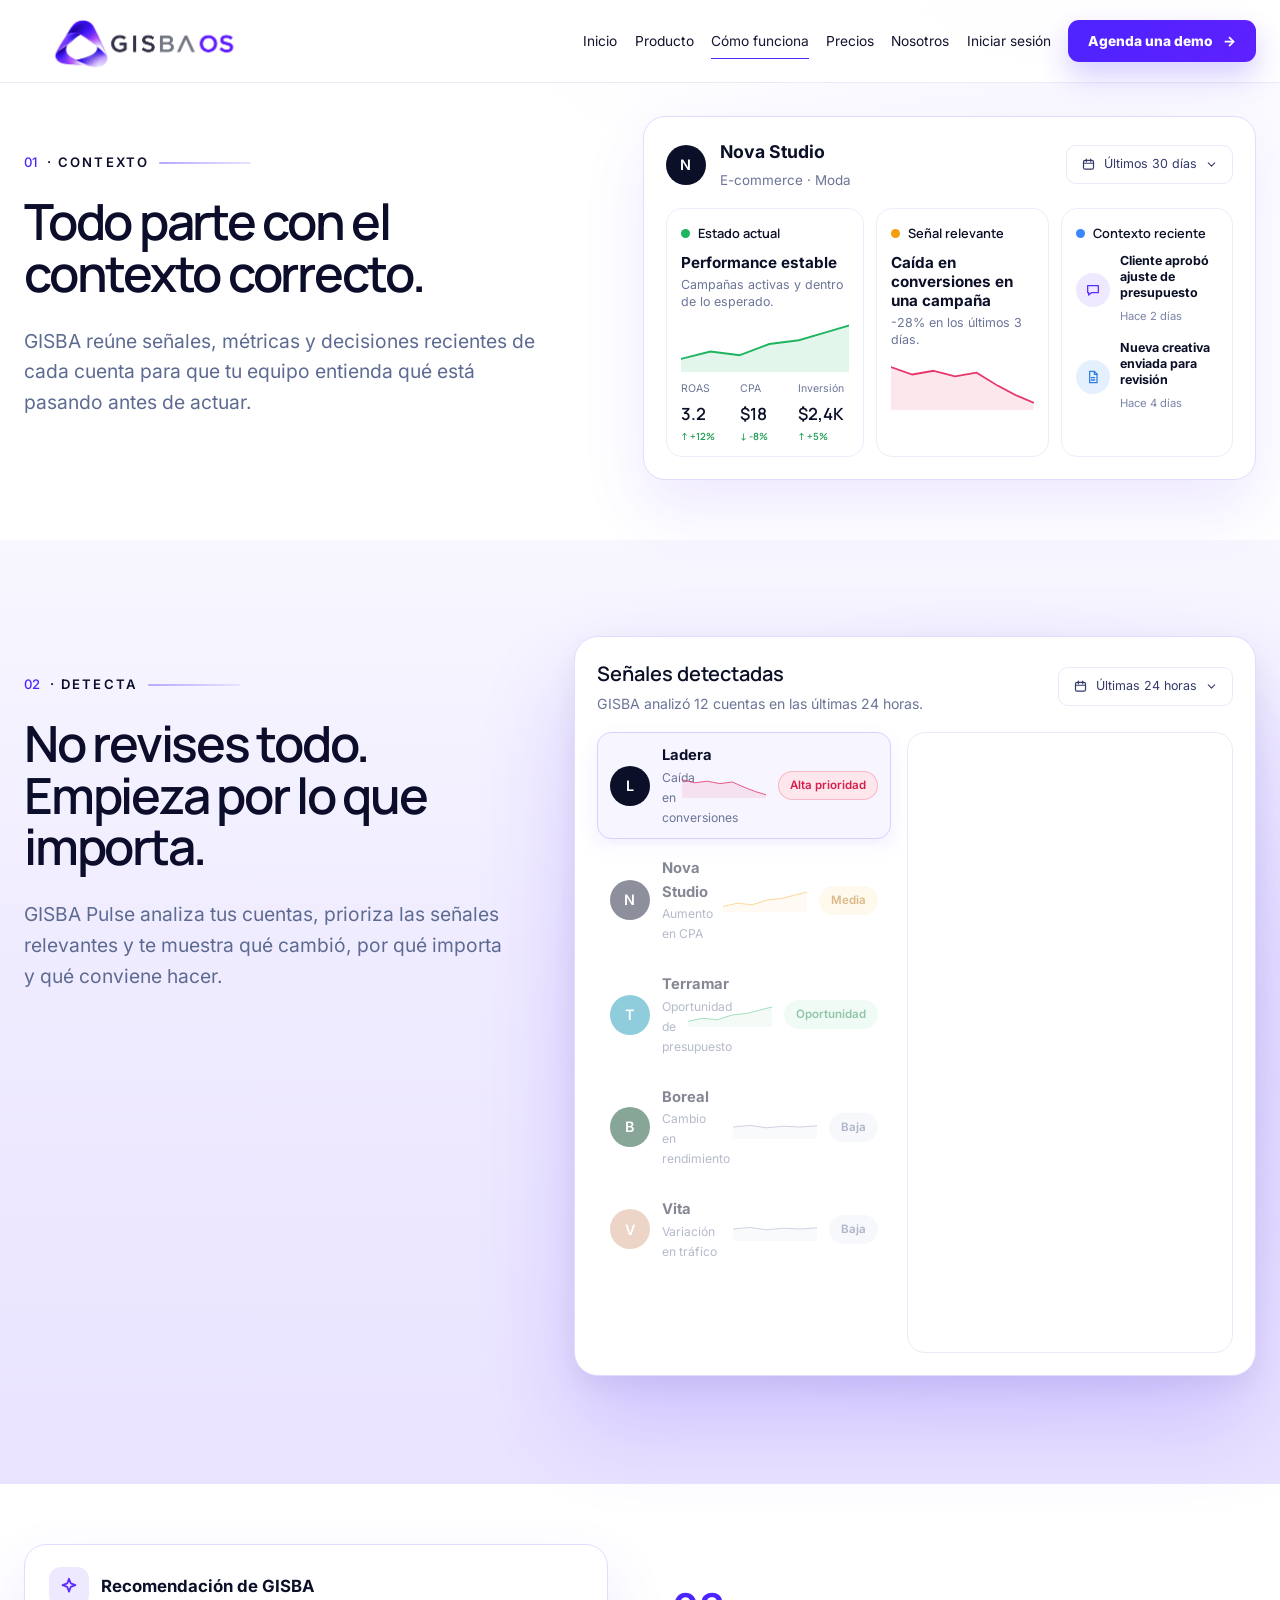
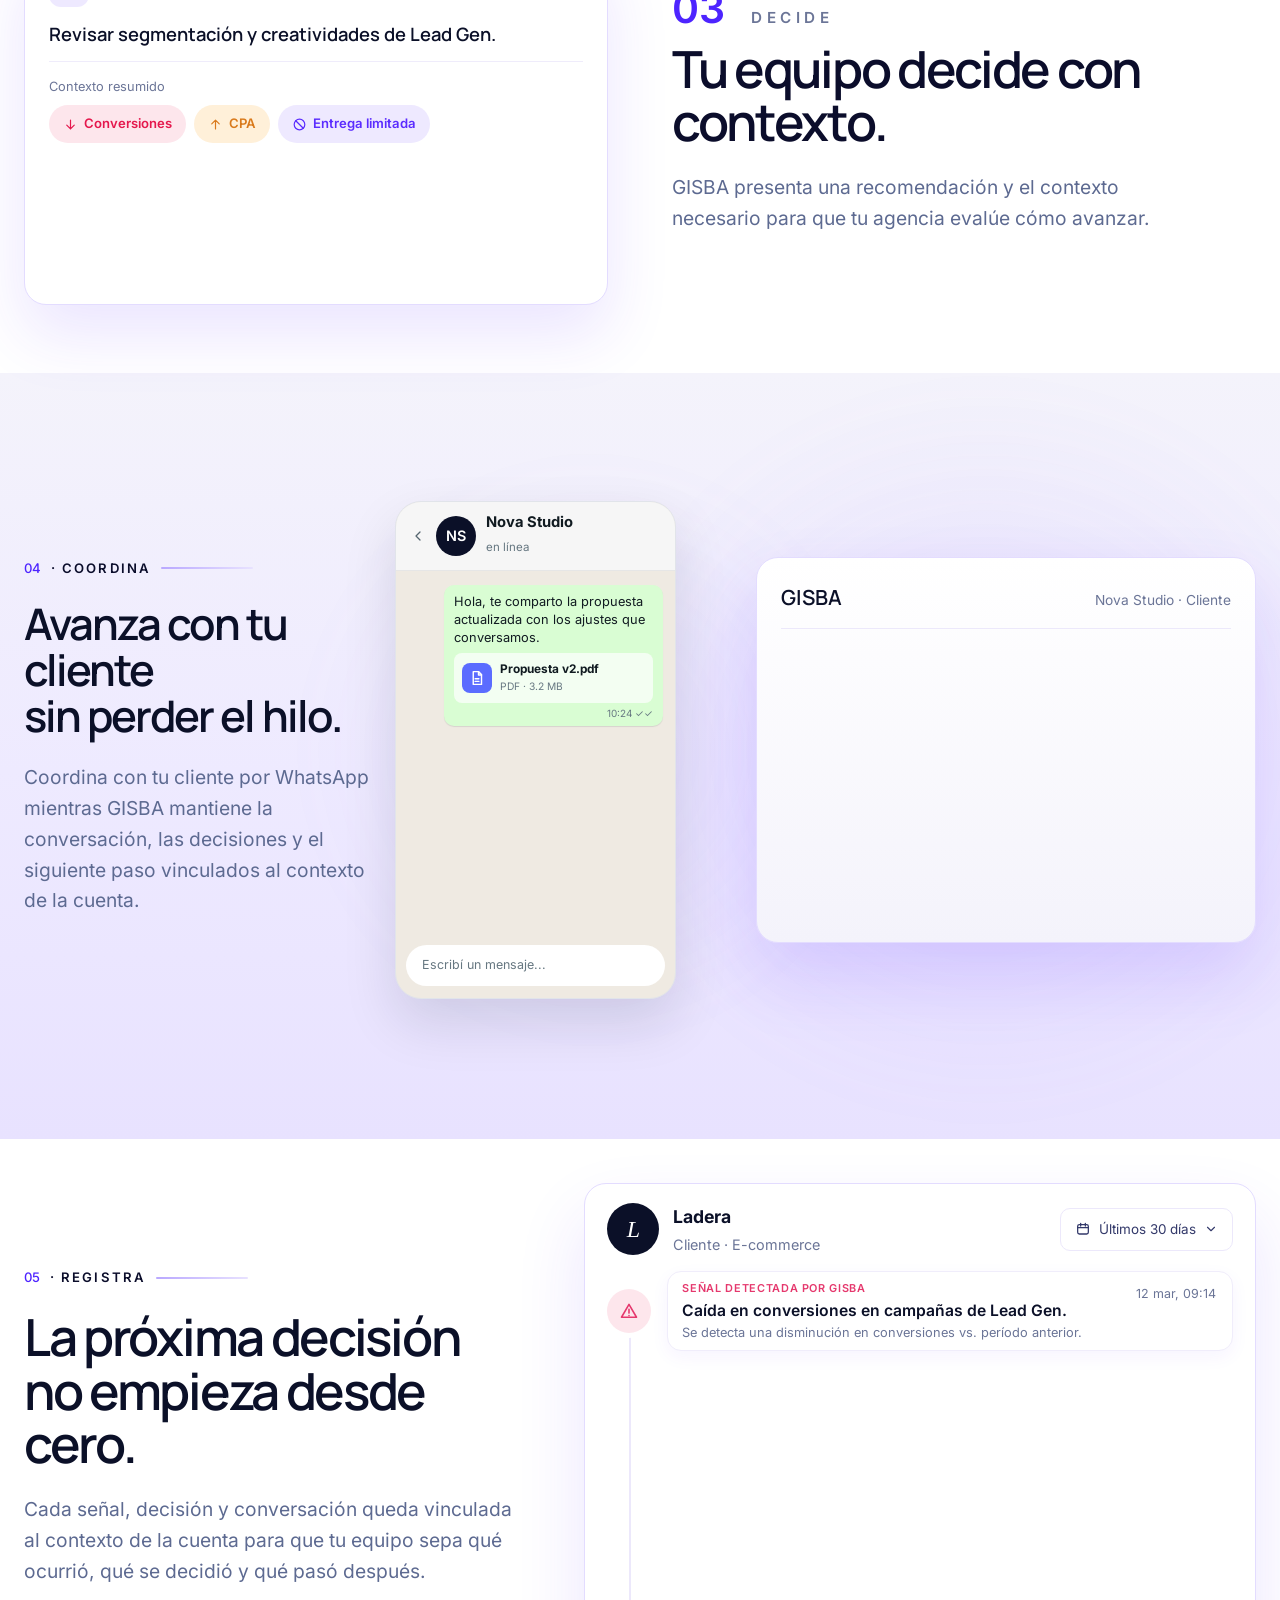
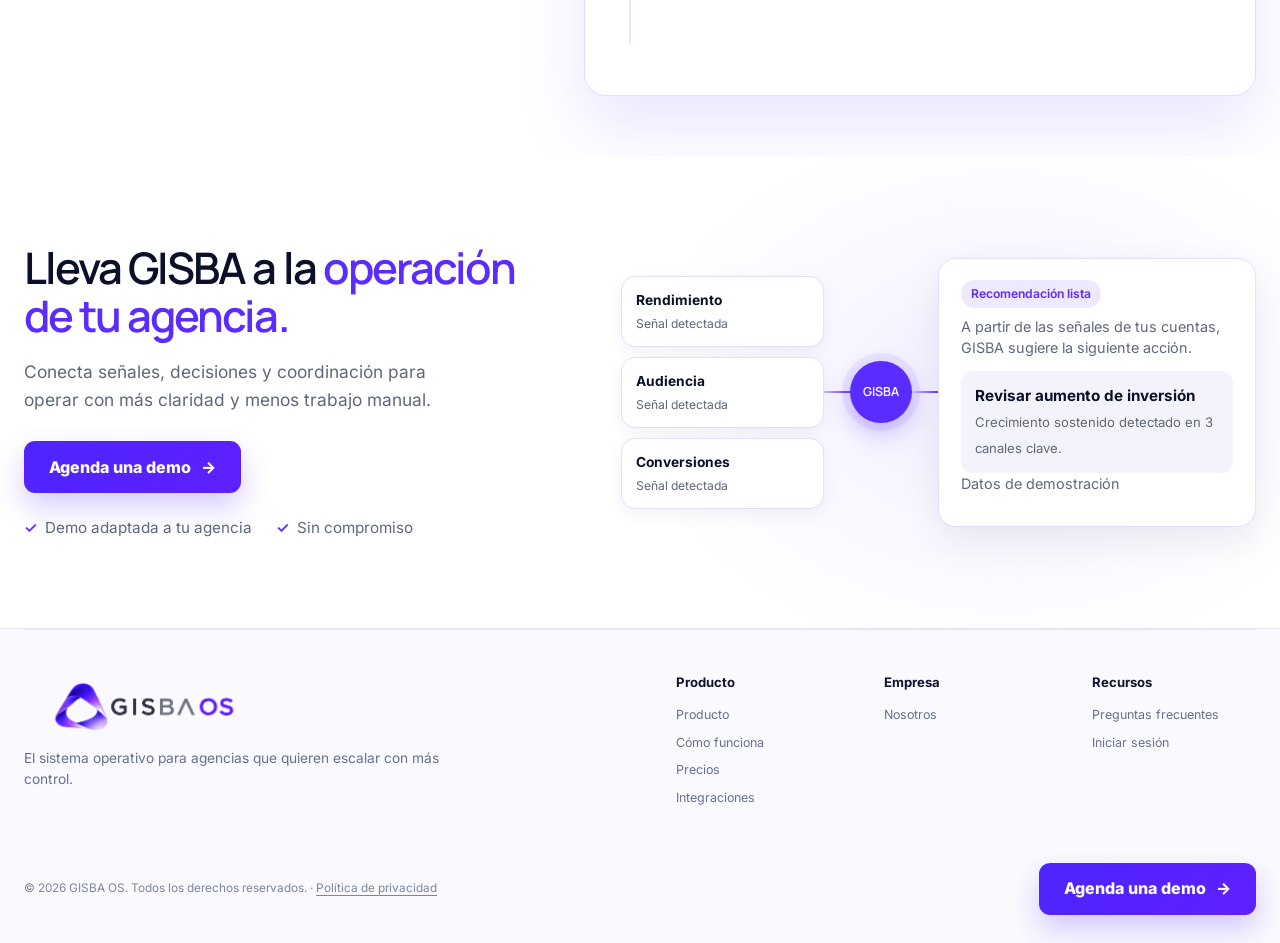
<file: como-trabajamos.html>
<!doctype html>
<html lang="es">
<head>
  <meta charset="utf-8">
  <meta name="viewport" content="width=device-width, initial-scale=1">
  <title>Cómo funciona | GISBA OS</title>
  <meta name="description" content="Descubre cómo GISBA OS conecta contexto, señales, decisiones, coordinación y trazabilidad de cada cuenta para que tu agencia decida con claridad.">
  <link rel="canonical" href="https://gisba.cl/como-trabajamos.html">
  <meta property="og:title" content="Cómo funciona | GISBA OS">
  <meta property="og:description" content="GISBA OS conecta contexto, señales, decisiones, coordinación y trazabilidad de cada cuenta de tu agencia.">
  <meta property="og:type" content="website">
  <meta property="og:url" content="https://gisba.cl/como-trabajamos.html">
  <meta property="og:site_name" content="GISBA OS">
  <meta property="og:locale" content="es_CL">
  <meta property="og:image" content="https://gisba.cl/assets/gisba-hero-motion.jpg">
  <meta property="og:image:width" content="1280">
  <meta property="og:image:height" content="511">
  <meta property="og:image:alt" content="Vista de GISBA OS, software para agencias de marketing">
  <meta name="twitter:card" content="summary_large_image">
  <meta name="twitter:title" content="Cómo funciona | GISBA OS">
  <meta name="twitter:description" content="GISBA OS conecta contexto, señales, decisiones, coordinación y trazabilidad de cada cuenta de tu agencia.">
  <meta name="twitter:image" content="https://gisba.cl/assets/gisba-hero-motion.jpg">
  <meta name="theme-color" content="#ffffff">
  <link rel="icon" type="image/svg+xml" href="data:image/svg+xml,%3Csvg xmlns='http://www.w3.org/2000/svg' viewBox='0 0 64 64'%3E%3Crect width='64' height='64' rx='15' fill='%23080712'/%3E%3Cpath d='M15 43 31 13c2-4 7-4 10 0l9 17c3 6-1 13-8 13H15Zm11-5h16c2 0 3-2 2-4l-7-14c-1-2-3-2-4 0Z' fill='%238a5cff'/%3E%3C/svg%3E">
  <script>document.documentElement.classList.add("js")</script>
  <link rel="stylesheet" href="styles.css?v=a4dd175c">
  <link rel="stylesheet" href="como.css?v=6157e763">
  <link rel="stylesheet" href="como-motion.css?v=375b95b9">
  <link rel="stylesheet" href="como-depth.css?v=90c2c328">
  <script src="script.js?v=836da554" defer></script>
</head>
<body class="inner-page">
  <svg class="shape-defs" aria-hidden="true" focusable="false">
    <defs>
      <clipPath id="gisba-frame-shape" clipPathUnits="objectBoundingBox">
        <path d="M .045 0 H .955 Q 1 0 1 .06 V .82 Q 1 .88 .94 .88 H .75 C .71 .88 .69 .9 .665 .935 L .635 .977 Q .615 1 .565 1 H .045 Q 0 1 0 .94 V .06 Q 0 0 .045 0 Z"/>
      </clipPath>
    </defs>
  </svg>
<a class="skip-link" href="#contenido">Saltar al contenido</a>
<header class="site-header" data-header>
    <div class="container nav-shell">
      <a class="brand brand-banner-link" href="index.html" aria-label="GISBA OS, ir al inicio">
        <img class="header-brand-banner" src="assets/gisba-os-brand-banner-v6.png" width="2172" height="724" alt="GISBA OS">
      </a>

      <button class="menu-button" type="button" aria-expanded="false" aria-controls="nav-principal" data-menu-button>
        <span class="sr-only">Abrir menú</span>
        <span></span><span></span>
      </button>

      <nav id="nav-principal" class="main-nav" aria-label="Navegación principal" data-menu>
        <a href="index.html">Inicio</a>
        <a href="servicios.html">Producto</a>
        <a class="nav-current" aria-current="page" href="como-trabajamos.html">Cómo funciona</a>
        <a href="precios.html">Precios</a>
        <a href="nosotros.html">Nosotros</a>
        <a class="nav-login" href="#" aria-label="Iniciar sesión" data-cta="login" data-event="login_click">Iniciar sesión</a>
        <a class="button button-small button-solid" href="index.html#contacto" data-cta="demo" data-event="demo_cta_click" data-location="navbar">Agenda una demo <span aria-hidden="true">→</span></a>
      </nav>
    </div>
  </header>
<main id="contenido"><section id="contexto" class="cx-section cx-hero cx-ctx" aria-labelledby="cx-title">
      <div class="container cx-grid" data-stage data-steps="150,650,1150">
        <div class="cx-copy reveal">
          <p class="cx-kicker cx-kicker-num"><b>01</b> · Contexto <span aria-hidden="true"></span></p>
          <h1 id="cx-title">Todo parte con el contexto correcto.</h1>
          <p class="cx-lead">GISBA reúne señales, métricas y decisiones recientes de cada cuenta para que tu equipo entienda qué está pasando antes de actuar.</p>
        </div>
        <div class="cx-shot"><div class="cx-v cx-a1" role="group" aria-label="Vista de ejemplo de la cuenta Nova Studio en GISBA: estado actual, señal relevante y contexto reciente">
          <header class="cx-a1-head"><span class="cx-av dark" aria-hidden="true">N</span><div><strong>Nova Studio</strong><small>E-commerce · Moda</small></div><span class="cx-range"><svg viewBox="0 0 24 24" width="15" height="15" fill="none" stroke="currentColor" stroke-width="1.9" stroke-linecap="round" stroke-linejoin="round" aria-hidden="true"><rect x="4" y="5.5" width="16" height="14" rx="2.5"/><path d="M4 10h16M8.5 3.5v4M15.5 3.5v4"/></svg> Últimos 30 días <svg viewBox="0 0 24 24" width="13" height="13" fill="none" stroke="currentColor" stroke-width="1.9" stroke-linecap="round" stroke-linejoin="round" aria-hidden="true"><path d="M6 9l6 6 6-6"/></svg></span></header>
          <div class="cx-a1-grid">
            <section class="cx-a1-card" data-s="1"><h4><i class="dot g"></i>Estado actual</h4><strong class="cx-a1-t">Performance estable</strong><p>Campañas activas y dentro de lo esperado.</p><svg class="cx-spark" viewBox="0 0 200 60" preserveAspectRatio="none" aria-hidden="true"><path class="cx-area" d="M0,46 L35,38 L70,42 L105,30 L140,26 L170,18 L200,10 L200,60 L0,60Z" fill="rgba(31,180,95,.12)"/><path class="cx-line" d="M0,46 L35,38 L70,42 L105,30 L140,26 L170,18 L200,10" pathLength="1" fill="none" stroke="#1fb45f" stroke-width="2" stroke-linejoin="round" stroke-linecap="round"/></svg>
              <dl><div><dt>ROAS</dt><dd>3.2<em class="g">↑ +12%</em></dd></div><div><dt>CPA</dt><dd>$18<em class="g">↓ -8%</em></dd></div><div><dt>Inversión</dt><dd>$2,4K<em class="g">↑ +5%</em></dd></div></dl></section>
            <section class="cx-a1-card" data-s="2"><h4><i class="dot a"></i>Señal relevante</h4><strong class="cx-a1-t">Caída en conversiones en una campaña</strong><p>-28% en los últimos 3 días.</p><svg class="cx-spark" viewBox="0 0 200 60" preserveAspectRatio="none" aria-hidden="true"><path class="cx-area" d="M0,14 L30,22 L60,18 L90,24 L120,20 L150,34 L175,44 L200,52 L200,60 L0,60Z" fill="rgba(229,56,109,.12)"/><path class="cx-line" d="M0,14 L30,22 L60,18 L90,24 L120,20 L150,34 L175,44 L200,52" pathLength="1" fill="none" stroke="#e5386d" stroke-width="2" stroke-linejoin="round" stroke-linecap="round"/></svg></section>
            <section class="cx-a1-card" data-s="3"><h4><i class="dot b"></i>Contexto reciente</h4>
              <ul class="cx-a1-ctx"><li><span class="cx-ci v"><svg viewBox="0 0 24 24" width="16" height="16" fill="none" stroke="currentColor" stroke-width="1.9" stroke-linecap="round" stroke-linejoin="round" aria-hidden="true"><path d="M4 5.5h16v10.5H9.5L5.5 19.5V16H4Z"/></svg></span><div><strong>Cliente aprobó ajuste de presupuesto</strong><small>Hace 2 días</small></div></li><li><span class="cx-ci b"><svg viewBox="0 0 24 24" width="16" height="16" fill="none" stroke="currentColor" stroke-width="1.9" stroke-linecap="round" stroke-linejoin="round" aria-hidden="true"><path d="M7 3.5h7l4 4V20.5H7Z"/><path d="M14 3.5V8h4M9.5 13h5M9.5 16.5h5"/></svg></span><div><strong>Nueva creativa enviada para revisión</strong><small>Hace 4 días</small></div></li></ul></section>
          </div>
        </div></div>
      </div>
    </section><section id="detecta" class="cx-section cx-detect" aria-labelledby="cx-detect-title">
      <div class="container cx-grid" data-stage data-steps="150,1000,1300,1700,2100">
        <div class="cx-copy reveal">
          <p class="cx-kicker cx-kicker-num"><b>02</b> · Detecta <span aria-hidden="true"></span></p>
          <h2 id="cx-detect-title">No revises todo. Empieza por lo que importa.</h2>
          <p class="cx-lead">GISBA Pulse analiza tus cuentas, prioriza las señales relevantes y te muestra qué cambió, por qué importa y qué conviene hacer.</p>
        </div>
        <div class="cx-shot"><div class="cx-v cx-sg" role="group" aria-label="Vista de ejemplo de GISBA Pulse: señales detectadas por cuenta y detalle de la señal prioritaria">
          <header class="cx-sg-head"><div><strong>Señales detectadas</strong><small>GISBA analizó 12 cuentas en las últimas 24 horas.</small></div><span class="cx-range"><svg viewBox="0 0 24 24" width="15" height="15" fill="none" stroke="currentColor" stroke-width="1.9" stroke-linecap="round" stroke-linejoin="round" aria-hidden="true"><rect x="4" y="5.5" width="16" height="14" rx="2.5"/><path d="M4 10h16M8.5 3.5v4M15.5 3.5v4"/></svg> Últimas 24 horas <svg viewBox="0 0 24 24" width="13" height="13" fill="none" stroke="currentColor" stroke-width="1.9" stroke-linecap="round" stroke-linejoin="round" aria-hidden="true"><path d="M6 9l6 6 6-6"/></svg></span></header>
          <div class="cx-sg-body">
            <div class="cx-sg-list"><span class="cx-sg-scan" aria-hidden="true"></span><button type="button" class="cx-sg-row is-active" data-k="ladera" data-s="1" aria-pressed="true"><span class="cx-av" style="background:#0B1028">L</span><span class="cx-sg-t"><strong>Ladera</strong><small>Caída en conversiones</small></span><svg class="cx-spark" viewBox="0 0 200 60" preserveAspectRatio="none" aria-hidden="true"><path class="cx-area" d="M0,14 L30,22 L60,18 L90,24 L120,20 L150,34 L175,44 L200,52 L200,60 L0,60Z" fill="rgba(229,56,109,.10)"/><path class="cx-line" d="M0,14 L30,22 L60,18 L90,24 L120,20 L150,34 L175,44 L200,52" pathLength="1" fill="none" stroke="#e5386d" stroke-width="2" stroke-linejoin="round" stroke-linecap="round"/></svg><em class="cx-chip hi" data-s="2">Alta prioridad</em></button><button type="button" class="cx-sg-row" data-k="nova" data-s="1" aria-pressed="false"><span class="cx-av" style="background:#1c1f3a">N</span><span class="cx-sg-t"><strong>Nova Studio</strong><small>Aumento en CPA</small></span><svg class="cx-spark" viewBox="0 0 200 60" preserveAspectRatio="none" aria-hidden="true"><path class="cx-area" d="M0,46 L35,38 L70,42 L105,30 L140,26 L170,18 L200,10 L200,60 L0,60Z" fill="rgba(245,158,11,.10)"/><path class="cx-line" d="M0,46 L35,38 L70,42 L105,30 L140,26 L170,18 L200,10" pathLength="1" fill="none" stroke="#f59e0b" stroke-width="2" stroke-linejoin="round" stroke-linecap="round"/></svg><em class="cx-chip md">Media</em></button><button type="button" class="cx-sg-row" data-k="terramar" data-s="1" aria-pressed="false"><span class="cx-av" style="background:#1e9bb8">T</span><span class="cx-sg-t"><strong>Terramar</strong><small>Oportunidad de presupuesto</small></span><svg class="cx-spark" viewBox="0 0 200 60" preserveAspectRatio="none" aria-hidden="true"><path class="cx-area" d="M0,46 L35,38 L70,42 L105,30 L140,26 L170,18 L200,10 L200,60 L0,60Z" fill="rgba(31,180,95,.10)"/><path class="cx-line" d="M0,46 L35,38 L70,42 L105,30 L140,26 L170,18 L200,10" pathLength="1" fill="none" stroke="#1fb45f" stroke-width="2" stroke-linejoin="round" stroke-linecap="round"/></svg><em class="cx-chip op">Oportunidad</em></button><button type="button" class="cx-sg-row" data-k="boreal" data-s="1" aria-pressed="false"><span class="cx-av" style="background:#0f4d2f">B</span><span class="cx-sg-t"><strong>Boreal</strong><small>Cambio en rendimiento</small></span><svg class="cx-spark" viewBox="0 0 200 60" preserveAspectRatio="none" aria-hidden="true"><path class="cx-area" d="M0,30 L40,26 L80,32 L120,28 L160,30 L200,27 L200,60 L0,60Z" fill="rgba(138,147,179,.10)"/><path class="cx-line" d="M0,30 L40,26 L80,32 L120,28 L160,30 L200,27" pathLength="1" fill="none" stroke="#8a93b3" stroke-width="2" stroke-linejoin="round" stroke-linecap="round"/></svg><em class="cx-chip lo">Baja</em></button><button type="button" class="cx-sg-row" data-k="vita" data-s="1" aria-pressed="false"><span class="cx-av" style="background:#d9a98c">V</span><span class="cx-sg-t"><strong>Vita</strong><small>Variación en tráfico</small></span><svg class="cx-spark" viewBox="0 0 200 60" preserveAspectRatio="none" aria-hidden="true"><path class="cx-area" d="M0,30 L40,26 L80,32 L120,28 L160,30 L200,27 L200,60 L0,60Z" fill="rgba(138,147,179,.10)"/><path class="cx-line" d="M0,30 L40,26 L80,32 L120,28 L160,30 L200,27" pathLength="1" fill="none" stroke="#8a93b3" stroke-width="2" stroke-linejoin="round" stroke-linecap="round"/></svg><em class="cx-chip lo">Baja</em></button></div>
            <div class="cx-sg-detail" aria-live="polite">
              <header data-s="3"><span class="cx-av" data-d="av" style="background:#0B1028">L</span><div><strong data-d="name">Ladera</strong><small data-d="meta">E-commerce · Moda</small></div><em class="cx-chip hi" data-d="chip">Alta prioridad</em></header>
              <div class="cx-sg-what" data-s="3"><div><small class="cx-lab">Qué cambió</small><h4 data-d="title">Caída en conversiones</h4><p data-d="desc">Se detectó una disminución significativa en las conversiones de esta campaña en los últimos 3 días.</p></div><div class="cx-sg-num"><b data-d="num">-28%</b><small data-d="numl">en conversiones vs. 3 días anteriores</small></div></div>
              <div class="cx-sg-chart" data-s="3" data-d="chart"><svg class="cx-spark" viewBox="0 0 200 60" preserveAspectRatio="none" aria-hidden="true"><path class="cx-area" d="M0,14 L30,22 L60,18 L90,24 L120,20 L150,34 L175,44 L200,52 L200,60 L0,60Z" fill="rgba(229,56,109,.12)"/><path class="cx-line" d="M0,14 L30,22 L60,18 L90,24 L120,20 L150,34 L175,44 L200,52" pathLength="1" fill="none" stroke="#e5386d" stroke-width="2" stroke-linejoin="round" stroke-linecap="round"/></svg></div>
              <div class="cx-sg-two">
                <div class="cx-sg-box" data-s="4"><span class="cx-bi"><svg viewBox="0 0 24 24" width="20" height="20" fill="none" stroke="currentColor" stroke-width="1.9" stroke-linecap="round" stroke-linejoin="round" aria-hidden="true"><path d="M5 20V10M12 20V4M19 20v-7"/></svg></span><div><small>Por qué importa</small><p data-d="why">El CPA aumentó 42% y el volumen de conversiones cayó, afectando el ROAS de la campaña.</p></div></div>
                <div class="cx-sg-box reco" data-s="5"><span class="cx-bi v"><svg viewBox="0 0 24 24" width="20" height="20" fill="none" stroke="currentColor" stroke-width="1.9" stroke-linecap="round" stroke-linejoin="round" aria-hidden="true"><path d="M12 3l1.9 5.1L19 10l-5.1 1.9L12 17l-1.9-5.1L5 10l5.1-1.9Z"/></svg></span><div><small>Recomendación de GISBA</small><p data-d="reco">Revisar segmentación y creatividades. Hay una oportunidad de recuperar rendimiento con audiencias similares.</p></div></div>
              </div>
            </div>
          </div>
        </div></div>
      </div>
    </section><section id="decide" class="cx-section cx-decide" aria-labelledby="cx-decide-title">
      <div class="container cx-grid" data-stage data-steps="200,700,1200">
        <div class="cx-copy reveal">
          <p class="cx-kicker cx-kicker-big"><b>03</b><span>Decide</span></p>
          <h2 id="cx-decide-title">Tu equipo decide con contexto.</h2>
          <p class="cx-lead">GISBA presenta una recomendación y el contexto necesario para que tu agencia evalúe cómo avanzar.</p>
        </div>
        <div class="cx-shot"><div class="cx-v cx-dc" role="group" aria-label="Vista de ejemplo: recomendación de GISBA con contexto y decisión de la agencia">
          <header class="cx-dc-head" data-s="1"><span class="cx-bi v"><svg viewBox="0 0 24 24" width="22" height="22" fill="none" stroke="currentColor" stroke-width="1.9" stroke-linecap="round" stroke-linejoin="round" aria-hidden="true"><path d="M12 3l1.9 5.1L19 10l-5.1 1.9L12 17l-1.9-5.1L5 10l5.1-1.9Z"/></svg></span><strong>Recomendación de GISBA</strong></header>
          <p class="cx-dc-title" data-s="1">Revisar segmentación y creatividades de Lead Gen.</p>
          <div class="cx-dc-ctx" data-s="2"><small>Contexto resumido</small><div><em class="cx-tag r"><svg viewBox="0 0 24 24" width="15" height="15" fill="none" stroke="currentColor" stroke-width="1.9" stroke-linecap="round" stroke-linejoin="round" aria-hidden="true"><path d="M12 5v14M6 13l6 6 6-6"/></svg> Conversiones</em><em class="cx-tag a"><svg viewBox="0 0 24 24" width="15" height="15" fill="none" stroke="currentColor" stroke-width="1.9" stroke-linecap="round" stroke-linejoin="round" aria-hidden="true"><path d="M12 19V5M6 11l6-6 6 6"/></svg> CPA</em><em class="cx-tag v"><svg viewBox="0 0 24 24" width="15" height="15" fill="none" stroke="currentColor" stroke-width="1.9" stroke-linecap="round" stroke-linejoin="round" aria-hidden="true"><circle cx="12" cy="12" r="8.5"/><path d="M6 6l12 12"/></svg> Entrega limitada</em></div></div>
          <div class="cx-dc-opt" data-s="3"><small>¿Cómo quieres avanzar?</small><div role="group" aria-label="Decisión de la agencia"><button type="button" class="cx-opt" data-choice="Aprobar" aria-pressed="false"><svg viewBox="0 0 24 24" width="16" height="16" fill="none" stroke="currentColor" stroke-width="2.4" stroke-linecap="round" stroke-linejoin="round" aria-hidden="true"><path d="M5.5 12.5l4 4 9-9.5"/></svg> Aprobar</button><button type="button" class="cx-opt" data-choice="Ajustar" aria-pressed="false"><svg viewBox="0 0 24 24" width="15" height="15" fill="none" stroke="currentColor" stroke-width="1.9" stroke-linecap="round" stroke-linejoin="round" aria-hidden="true"><path d="M4 20l4-1 11-11-3-3L5 16Z"/></svg> Ajustar</button><button type="button" class="cx-opt" data-choice="Descartar" aria-pressed="false"><svg viewBox="0 0 24 24" width="15" height="15" fill="none" stroke="currentColor" stroke-width="1.9" stroke-linecap="round" stroke-linejoin="round" aria-hidden="true"><path d="M5 7h14M9 7V4.5h6V7M7 7l1 13h8l1-13"/></svg> Descartar</button></div></div>
          <div class="cx-dc-done" hidden><span class="cx-ok"><svg viewBox="0 0 24 24" width="16" height="16" fill="none" stroke="currentColor" stroke-width="2.4" stroke-linecap="round" stroke-linejoin="round" aria-hidden="true"><path d="M5.5 12.5l4 4 9-9.5"/></svg></span><div><strong>Decisión registrada</strong><small data-d="who">La agencia decide cómo avanzar.</small></div></div>
          <p class="cx-dc-note" data-s="3"><svg viewBox="0 0 24 24" width="16" height="16" fill="none" stroke="currentColor" stroke-width="1.9" stroke-linecap="round" stroke-linejoin="round" aria-hidden="true"><circle cx="12" cy="12" r="8.5"/><path d="M12 11v5M12 8h.01"/></svg> La agencia decide cómo avanzar. GISBA registra la decisión.</p>
        </div></div>
      </div>
    </section><section id="coordina" class="cx-section cx-coord" aria-labelledby="cx-coord-title">
      <div class="container cx-coord-grid" data-stage data-causal="coordina" data-steps="250,900">
        <div class="cx-copy reveal">
          <p class="cx-kicker cx-kicker-num"><b>04</b> · Coordina <span aria-hidden="true"></span></p>
          <h2 id="cx-coord-title">Avanza con tu cliente<br>sin perder el hilo.</h2>
          <p class="cx-lead">Coordina con tu cliente por WhatsApp mientras GISBA mantiene la conversación, las decisiones y el siguiente paso vinculados al contexto de la cuenta.</p>
        </div>
        <figure class="cx-wa" style="--i:1"><div class="cx-chat" role="group" aria-label="Conversación de WhatsApp de ejemplo entre la agencia y su cliente Nova Studio">
            <header class="cx-chat-head" data-s="1"><span class="cx-back"><svg viewBox="0 0 24 24" width="16" height="16" fill="none" stroke="currentColor" stroke-width="1.9" stroke-linecap="round" stroke-linejoin="round" aria-hidden="true"><path d="M15 6l-6 6 6 6"/></svg></span><span class="cx-av dark" aria-hidden="true">NS</span><div><strong>Nova Studio</strong><small>en línea</small></div></header>
            <div class="cx-chat-body">
              <div class="cx-msg out" data-s="1"><p>Hola, te comparto la propuesta actualizada con los ajustes que conversamos.</p><div class="cx-file"><span class="cx-fi"><svg viewBox="0 0 24 24" width="18" height="18" fill="none" stroke="currentColor" stroke-width="1.9" stroke-linecap="round" stroke-linejoin="round" aria-hidden="true"><path d="M7 3.5h7l4 4V20.5H7Z"/><path d="M14 3.5V8h4M9.5 13h5M9.5 16.5h5"/></svg></span><div><strong>Propuesta v2.pdf</strong><small>PDF · 3.2 MB</small></div></div><time>10:24 ✓✓</time></div>
              <div class="cx-msg in" data-s="2"><p>Se ve muy bien. Me gusta la dirección, ¡aprobemos para avanzar!</p><time>10:31</time></div>
              <div class="cx-msg out" data-s="7"><p>¡Perfecto! Quedamos entonces con la versión aprobada. Voy a preparar el kickoff y coordinar con el equipo.</p><time>10:32 ✓✓</time></div>
            </div>
            <div class="cx-chat-in" data-s="1">Escribí un mensaje...</div>
          </div></figure>
        <div class="cx-link" aria-hidden="true"><i></i><span><svg viewBox="0 0 24 24" width="18" height="18" fill="none" stroke="currentColor" stroke-width="1.9" stroke-linecap="round" stroke-linejoin="round" aria-hidden="true"><path d="M5 12h14M13 6l6 6-6 6"/></svg></span></div>
        <div class="cx-gp" role="group" aria-label="GISBA: contexto de la cuenta Nova Studio"><header class="cx-gp-head" data-s="1"><strong>GISBA</strong><span>Nova Studio · Cliente</span></header><ul class="cx-gp-list"><li data-s="4"><span class="cx-gp-ico "><svg viewBox="0 0 24 24" width="20" height="20" fill="none" stroke="currentColor" stroke-width="1.9" stroke-linecap="round" stroke-linejoin="round" aria-hidden="true"><path d="M4 5.5h16v10.5H9.5L5.5 19.5V16H4Z"/></svg></span><div><small>Conversación vinculada</small><strong>Conversación de WhatsApp vinculada al contexto de la cuenta</strong><time>12 mar, 10:24</time></div></li><li data-s="5"><span class="cx-gp-ico ok"><svg viewBox="0 0 24 24" width="20" height="20" fill="none" stroke="currentColor" stroke-width="1.9" stroke-linecap="round" stroke-linejoin="round" aria-hidden="true"><path d="M5.5 12.5l4 4 9-9.5"/></svg></span><div><small>Decisión registrada</small><strong>El cliente aprueba avanzar con la propuesta.</strong><time>12 mar, 10:31</time></div></li><li data-s="6"><span class="cx-gp-ico nx"><svg viewBox="0 0 24 24" width="20" height="20" fill="none" stroke="currentColor" stroke-width="1.9" stroke-linecap="round" stroke-linejoin="round" aria-hidden="true"><path d="M5 12h14M13 6l6 6-6 6"/></svg></span><div><small>Siguiente paso</small><strong>Preparar kickoff y coordinar implementación.</strong><time>12 mar, 10:32</time></div></li></ul></div>
      </div>
    </section><section id="registra" class="cx-section cx-reg" aria-labelledby="cx-reg-title">
      <div class="container cx-grid" data-stage data-steps="150,650,1150,1650,2150">
        <div class="cx-copy reveal">
          <p class="cx-kicker cx-kicker-num"><b>05</b> · Registra <span aria-hidden="true"></span></p>
          <h2 id="cx-reg-title">La próxima decisión no empieza desde cero.</h2>
          <p class="cx-lead">Cada señal, decisión y conversación queda vinculada al contexto de la cuenta para que tu equipo sepa qué ocurrió, qué se decidió y qué pasó después.</p>
        </div>
        <div class="cx-tl" role="group" aria-label="Historial de ejemplo de la cuenta Ladera en GISBA">
          <header class="cx-tl-head"><span class="cx-tl-av" aria-hidden="true">L</span><div><strong>Ladera</strong><small>Cliente · E-commerce</small></div><span class="cx-tl-range"><svg viewBox="0 0 24 24" width="16" height="16" fill="none" stroke="currentColor" stroke-width="1.9" stroke-linecap="round" stroke-linejoin="round" aria-hidden="true"><rect x="4" y="5.5" width="16" height="14" rx="2.5"/><path d="M4 10h16M8.5 3.5v4M15.5 3.5v4"/></svg> Últimos 30 días <svg viewBox="0 0 24 24" width="14" height="14" fill="none" stroke="currentColor" stroke-width="1.9" stroke-linecap="round" stroke-linejoin="round" aria-hidden="true"><path d="M6 9l6 6 6-6"/></svg></span></header>
          <ol class="cx-tl-list"><li class="cx-tl-r" data-s="1"><span class="cx-tl-ico"><svg viewBox="0 0 24 24" width="20" height="20" fill="none" stroke="currentColor" stroke-width="1.9" stroke-linecap="round" stroke-linejoin="round" aria-hidden="true"><path d="M12 4l9 15.5H3Z"/><path d="M12 10v4.5M12 17.5h.01"/></svg></span><div class="cx-tl-card"><small>Señal detectada por GISBA</small><strong>Caída en conversiones en campañas de Lead Gen.</strong><p>Se detecta una disminución en conversiones vs. período anterior.</p><time>12 mar, 09:14</time></div></li><li class="cx-tl-v" data-s="2"><span class="cx-tl-ico"><svg viewBox="0 0 24 24" width="20" height="20" fill="none" stroke="currentColor" stroke-width="1.9" stroke-linecap="round" stroke-linejoin="round" aria-hidden="true"><path d="M12 3l1.9 5.1L19 10l-5.1 1.9L12 17l-1.9-5.1L5 10l5.1-1.9Z"/></svg></span><div class="cx-tl-card"><small>Recomendación de GISBA</small><strong>Revisar segmentación y creatividades.</strong><p>GISBA sugiere ajustar la audiencia y probar nuevas creatividades.</p><time>12 mar, 09:20</time></div></li><li class="cx-tl-g" data-s="3"><span class="cx-tl-ico"><svg viewBox="0 0 24 24" width="20" height="20" fill="none" stroke="currentColor" stroke-width="1.9" stroke-linecap="round" stroke-linejoin="round" aria-hidden="true"><path d="M5.5 12.5l4 4 9-9.5"/></svg></span><div class="cx-tl-card"><small>Decisión de la agencia</small><strong>Se aprueba avanzar con la propuesta.</strong><p>Camila · Agencia</p><time>12 mar, 10:31</time></div></li><li class="cx-tl-b" data-s="4"><span class="cx-tl-ico"><svg viewBox="0 0 24 24" width="20" height="20" fill="none" stroke="currentColor" stroke-width="1.9" stroke-linecap="round" stroke-linejoin="round" aria-hidden="true"><path d="M4 5.5h16v10.5H9.5L5.5 19.5V16H4Z"/></svg></span><div class="cx-tl-card"><small>Respuesta del cliente</small><strong>El cliente aprueba los ajustes.</strong><p>Ladera · Cliente</p><time>12 mar, 11:12</time></div></li><li class="cx-tl-s" data-s="5"><span class="cx-tl-ico"><svg viewBox="0 0 24 24" width="20" height="20" fill="none" stroke="currentColor" stroke-width="1.9" stroke-linecap="round" stroke-linejoin="round" aria-hidden="true"><path d="M5 20V10M12 20V4M19 20v-7"/></svg></span><div class="cx-tl-card"><small>Resultado posterior registrado</small><strong>El rendimiento posterior queda vinculado a la decisión.</strong><time>16 mar, 09:00</time></div></li></ol>
        </div>
      </div>
    </section><section class="final-gisba-cta" aria-labelledby="final-cta-title" data-final-cta>
      <div class="container final-gisba-cta-grid">
        <div class="final-gisba-cta-copy reveal">
          <h2 id="final-cta-title">Lleva GISBA a la <span>operación de tu agencia.</span></h2>
          <p>Conecta señales, decisiones y coordinación para operar con más claridad y menos trabajo manual.</p>
          <a class="button button-solid" href="index.html#contacto" data-cta="demo" data-event="demo_cta_click" data-location="final-cta">Agenda una demo <span aria-hidden="true">→</span></a>
          <ul class="final-gisba-cta-proof" aria-label="Condiciones de la demostración"><li>Demo adaptada a tu agencia</li><li>Sin compromiso</li></ul>
        </div>
        <div class="final-gisba-cta-visual" role="group" aria-label="Ejemplo ilustrativo de recomendación en GISBA OS">
          <div class="fg-signals"><div class="fg-signal"><strong>Rendimiento</strong><span>Señal detectada</span></div><div class="fg-signal"><strong>Audiencia</strong><span>Señal detectada</span></div><div class="fg-signal"><strong>Conversiones</strong><span>Señal detectada</span></div></div>
          <span class="fg-link" aria-hidden="true"></span>
          <div class="fg-node" aria-hidden="true">GISBA</div>
          <span class="fg-link" aria-hidden="true"></span>
          <div class="fg-panel">
            <span class="fg-panel-tag">Recomendación lista</span>
            <p>A partir de las señales de tus cuentas, GISBA sugiere la siguiente acción.</p>
            <div class="fg-action"><strong>Revisar aumento de inversión</strong><span>Crecimiento sostenido detectado en 3 canales clave.</span></div>
            <p class="fg-analyzed-title">Señales analizadas</p>
            <ul class="fg-analyzed"><li>Rendimiento</li><li>Audiencia</li><li>Conversiones</li></ul>
            <p class="fg-demo">Datos de demostración</p>
          </div>
        </div>
      </div>
    </section>
</main><footer class="site-footer closing-footer">
    

    <div class="container closing-footer-bottom">
      <div class="closing-brand">
        <a class="closing-brand-lockup" href="index.html" aria-label="GISBA OS, ir al inicio"><img src="assets/gisba-os-brand-banner-v6.png" width="2172" height="724" alt="GISBA OS"></a>
        <p>El sistema operativo para agencias que quieren escalar con más control.</p>
      </div>
      <nav class="closing-links" aria-label="Enlaces del pie de página">
        <div><strong>Producto</strong><a href="servicios.html">Producto</a><a href="como-trabajamos.html">Cómo funciona</a><a href="precios.html">Precios</a><a href="index.html#integraciones">Integraciones</a></div>
        <div><strong>Empresa</strong><a href="nosotros.html">Nosotros</a></div>
        <div><strong>Recursos</strong><a href="preguntas.html">Preguntas frecuentes</a><a href="#" data-cta="login" data-event="login_click" data-location="footer">Iniciar sesión</a></div>
      </nav>
      <div class="closing-footer-cta"><a class="button button-solid" href="index.html#contacto" data-cta="demo" data-event="demo_cta_click" data-location="footer">Agenda una demo <span aria-hidden="true">→</span></a></div>
      <p class="closing-copyright">© <span data-year></span> GISBA OS. Todos los derechos reservados. <span aria-hidden="true">·</span> <a href="privacidad.html">Política de privacidad</a></p>
    </div>
  </footer><script src="como-motion.js?v=6709767c" defer></script>
</body></html>
</file>
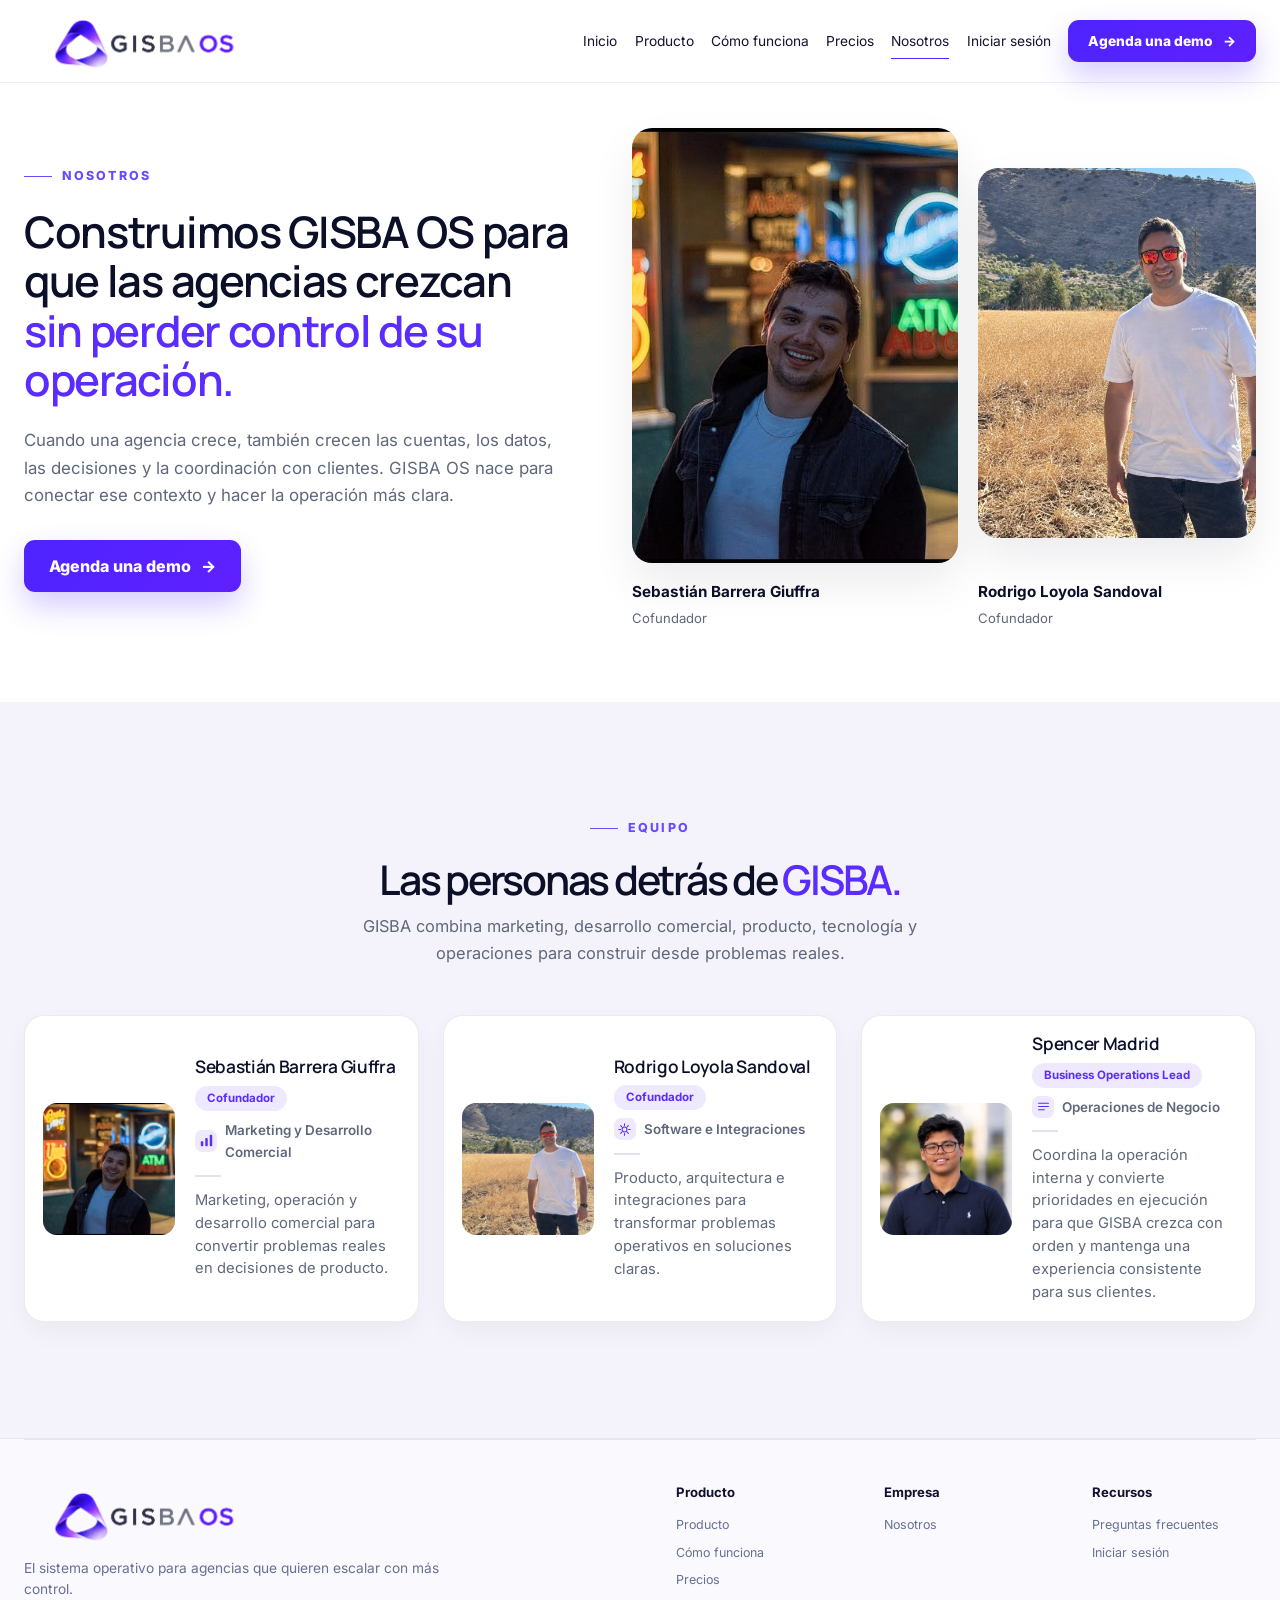
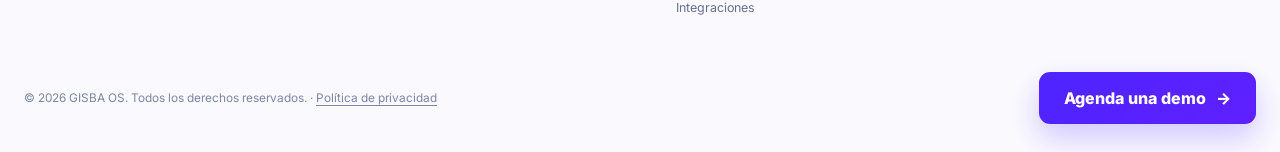
<file: nosotros.html>
<!doctype html>
<html lang="es">
<head>
  <meta charset="utf-8">
  <meta name="viewport" content="width=device-width, initial-scale=1">
  <title>Nosotros | GISBA OS</title>
  <meta name="description" content="Conoce al equipo detrás de GISBA OS y por qué estamos construyendo una forma más clara de operar agencias de marketing.">
  <link rel="canonical" href="https://gisba.cl/nosotros.html">
  <meta property="og:title" content="Nosotros | GISBA OS">
  <meta property="og:description" content="Construimos GISBA OS para que las agencias puedan crecer con más claridad, contexto y control operativo.">
  <meta property="og:type" content="website">
  <meta property="og:url" content="https://gisba.cl/nosotros.html">
  <meta property="og:site_name" content="GISBA OS">
  <meta property="og:locale" content="es_CL">
  <meta property="og:image" content="https://gisba.cl/assets/gisba-hero-motion.jpg">
  <meta property="og:image:width" content="1280">
  <meta property="og:image:height" content="511">
  <meta property="og:image:alt" content="Vista de GISBA OS, software para agencias de marketing">
  <meta name="twitter:card" content="summary_large_image">
  <meta name="twitter:title" content="Nosotros | GISBA OS">
  <meta name="twitter:description" content="Construimos GISBA OS para que las agencias puedan crecer con más claridad, contexto y control operativo.">
  <meta name="twitter:image" content="https://gisba.cl/assets/gisba-hero-motion.jpg">
  <meta name="theme-color" content="#ffffff">
  <link rel="icon" type="image/svg+xml" href="data:image/svg+xml,%3Csvg xmlns='http://www.w3.org/2000/svg' viewBox='0 0 64 64'%3E%3Crect width='64' height='64' rx='15' fill='%23080712'/%3E%3Cpath d='M15 43 31 13c2-4 7-4 10 0l9 17c3 6-1 13-8 13H15Zm11-5h16c2 0 3-2 2-4l-7-14c-1-2-3-2-4 0Z' fill='%238a5cff'/%3E%3C/svg%3E">
  <script>document.documentElement.classList.add("js")</script>
  <link rel="stylesheet" href="styles.css?v=a4dd175c">
  <script src="script.js?v=836da554" defer></script>
</head>
<body class="inner-page about-page">
  <svg class="shape-defs" aria-hidden="true" focusable="false">
    <defs>
      <clipPath id="gisba-frame-shape" clipPathUnits="objectBoundingBox">
        <path d="M .045 0 H .955 Q 1 0 1 .06 V .82 Q 1 .88 .94 .88 H .75 C .71 .88 .69 .9 .665 .935 L .635 .977 Q .615 1 .565 1 H .045 Q 0 1 0 .94 V .06 Q 0 0 .045 0 Z"/>
      </clipPath>
    </defs>
  </svg>
  <a class="skip-link" href="#contenido">Saltar al contenido</a>

  <header class="site-header scrolled" data-header>
    <div class="container nav-shell">
      <a class="brand brand-banner-link" href="index.html" aria-label="GISBA OS, ir al inicio">
        <img class="header-brand-banner" src="assets/gisba-os-brand-banner-v6.png" width="2172" height="724" alt="GISBA OS">
      </a>
      <button class="menu-button" type="button" aria-expanded="false" aria-controls="nav-principal" data-menu-button>
        <span class="sr-only">Abrir menú</span><span></span><span></span>
      </button>
      <nav id="nav-principal" class="main-nav" aria-label="Navegación principal" data-menu>
        <a href="index.html">Inicio</a>
        <a href="servicios.html">Producto</a>
        <a href="como-trabajamos.html">Cómo funciona</a>
        <a href="precios.html">Precios</a>
        <a class="nav-current" aria-current="page" href="nosotros.html">Nosotros</a>
        <a class="nav-login" href="#" aria-label="Iniciar sesión" data-cta="login" data-event="login_click">Iniciar sesión</a>
        <a class="button button-small button-solid" href="index.html#contacto" data-cta="demo" data-event="demo_cta_click" data-location="navbar">Agenda una demo <span aria-hidden="true">→</span></a>
      </nav>
    </div>
  </header>

  <main id="contenido">
    <section class="section about-hero about-hero-simple about-hero-v2" aria-labelledby="about-title">
      <div class="container about-hero-v2-grid">
        <div class="about-hero-v2-copy reveal">
          <p class="eyebrow"><span></span> Nosotros</p>
          <h1 id="about-title">Construimos GISBA OS para que las agencias crezcan <span class="accent-violet">sin perder control de su operación.</span></h1>
          <p class="about-hero-v2-lead">Cuando una agencia crece, también crecen las cuentas, los datos, las decisiones y la coordinación con clientes. GISBA OS nace para conectar ese contexto y hacer la operación más clara.</p>
          <a class="button button-solid" href="index.html#contacto" data-cta="demo" data-event="demo_cta_click" data-location="hero">Agenda una demo <span aria-hidden="true">→</span></a>
        </div>
        <div class="about-hero-v2-visual reveal">
          <div class="about-founders-photos">
            <figure class="founder-photo founder-photo-a">
              <img src="assets/sebastian-barrera.jpeg" width="862" height="585" alt="Sebastián Barrera Giuffra, cofundador de GISBA OS" decoding="async" style="object-position:52% 28%">
            </figure>
            <figure class="founder-photo founder-photo-b">
              <img src="assets/rodrigo-loyola.png" width="640" height="640" alt="Rodrigo Loyola Sandoval, cofundador de GISBA OS" decoding="async" style="object-position:63% 22%">
            </figure>
          </div>
          <div class="about-founders-names">
            <p><strong>Sebastián Barrera Giuffra</strong><span>Cofundador</span></p>
            <p><strong>Rodrigo Loyola Sandoval</strong><span>Cofundador</span></p>
          </div>
        </div>
      </div>
    </section>

    <section id="equipo" class="section about-team" aria-labelledby="team-title">
      <div class="container">
        <div class="about-team-heading about-team-heading-centered reveal">
          <p class="eyebrow"><span></span> Equipo</p>
          <h2 id="team-title">Las personas detrás de <span class="accent-violet">GISBA.</span></h2>
          <p>GISBA combina marketing, desarrollo comercial, producto, tecnología y operaciones para construir desde problemas reales.</p>
        </div>

        <div class="team-grid team-grid-founders">
          <article class="team-card team-card-founder reveal">
            <div class="team-card-photo team-photo-sebastian">
              <img src="assets/sebastian-barrera.jpeg" width="862" height="585" alt="Sebastián Barrera Giuffra" loading="lazy" decoding="async">
            </div>
            <div class="team-card-body">
              <h3>Sebastián Barrera Giuffra</h3>
              <span class="team-card-badge">Cofundador</span>
              <p class="team-card-specialty"><span class="team-card-specialty-icon" aria-hidden="true"><svg width="13" height="13" viewBox="0 0 16 16" fill="none"><rect x="1" y="9" width="3" height="6" rx="1" fill="currentColor"/><rect x="6.5" y="5" width="3" height="10" rx="1" fill="currentColor"/><rect x="12" y="1" width="3" height="14" rx="1" fill="currentColor"/></svg></span>Marketing y Desarrollo Comercial</p>
              <span class="team-card-divider" aria-hidden="true"></span>
              <p class="team-card-desc">Marketing, operación y desarrollo comercial para convertir problemas reales en decisiones de producto.</p>
            </div>
          </article>
          <article class="team-card team-card-founder reveal">
            <div class="team-card-photo team-photo-rodrigo">
              <img src="assets/rodrigo-loyola.png" width="640" height="640" alt="Rodrigo Loyola Sandoval" loading="lazy" decoding="async">
            </div>
            <div class="team-card-body">
              <h3>Rodrigo Loyola Sandoval</h3>
              <span class="team-card-badge">Cofundador</span>
              <p class="team-card-specialty"><span class="team-card-specialty-icon" aria-hidden="true"><svg width="13" height="13" viewBox="0 0 16 16" fill="none"><path d="M8 1v2M8 13v2M15 8h-2M3 8H1M12.7 3.3l-1.4 1.4M4.7 11.3l-1.4 1.4M12.7 12.7l-1.4-1.4M4.7 4.7L3.3 3.3" stroke="currentColor" stroke-width="1.3" stroke-linecap="round"/><circle cx="8" cy="8" r="3" stroke="currentColor" stroke-width="1.3"/></svg></span>Software e Integraciones</p>
              <span class="team-card-divider" aria-hidden="true"></span>
              <p class="team-card-desc">Producto, arquitectura e integraciones para transformar problemas operativos en soluciones claras.</p>
            </div>
          </article>
          <article class="team-card team-card-founder reveal">
            <div class="team-card-photo team-photo-spencer">
              <img src="assets/spencer-madrid.webp" width="1254" height="1254" alt="Spencer Madrid, Business Operations Lead de GISBA OS" loading="lazy" decoding="async">
            </div>
            <div class="team-card-body">
              <h3>Spencer Madrid</h3>
              <span class="team-card-badge">Business Operations Lead</span>
              <p class="team-card-specialty"><span class="team-card-specialty-icon" aria-hidden="true"><svg width="13" height="13" viewBox="0 0 16 16" fill="none"><path d="M2 4h12M2 8h12M2 12h7" stroke="currentColor" stroke-width="1.5" stroke-linecap="round"/></svg></span>Operaciones de Negocio</p>
              <span class="team-card-divider" aria-hidden="true"></span>
              <p class="team-card-desc">Coordina la operación interna y convierte prioridades en ejecución para que GISBA crezca con orden y mantenga una experiencia consistente para sus clientes.</p>
            </div>
          </article>
        </div>
      </div>
    </section>

  </main>

  <footer class="site-footer closing-footer">

    <div class="container closing-footer-bottom">
      <div class="closing-brand">
        <a class="closing-brand-lockup" href="index.html" aria-label="GISBA OS, ir al inicio"><img src="assets/gisba-os-brand-banner-v6.png" width="2172" height="724" alt="GISBA OS"></a>
        <p>El sistema operativo para agencias que quieren escalar con más control.</p>
      </div>
      <nav class="closing-links" aria-label="Enlaces del pie de página">
        <div><strong>Producto</strong><a href="servicios.html">Producto</a><a href="como-trabajamos.html">Cómo funciona</a><a href="precios.html">Precios</a><a href="index.html#integraciones">Integraciones</a></div>
        <div><strong>Empresa</strong><a href="nosotros.html">Nosotros</a></div>
        <div><strong>Recursos</strong><a href="preguntas.html">Preguntas frecuentes</a><a href="#" data-cta="login" data-event="login_click" data-location="footer">Iniciar sesión</a></div>
      </nav>
      <div class="closing-footer-cta"><a class="button button-solid" href="index.html#contacto" data-cta="demo" data-event="demo_cta_click" data-location="footer">Agenda una demo <span aria-hidden="true">→</span></a></div>
      <p class="closing-copyright">© <span data-year></span> GISBA OS. Todos los derechos reservados. <span aria-hidden="true">·</span> <a href="privacidad.html">Política de privacidad</a></p>
    </div>
  </footer>
</body>
</html>
</file>
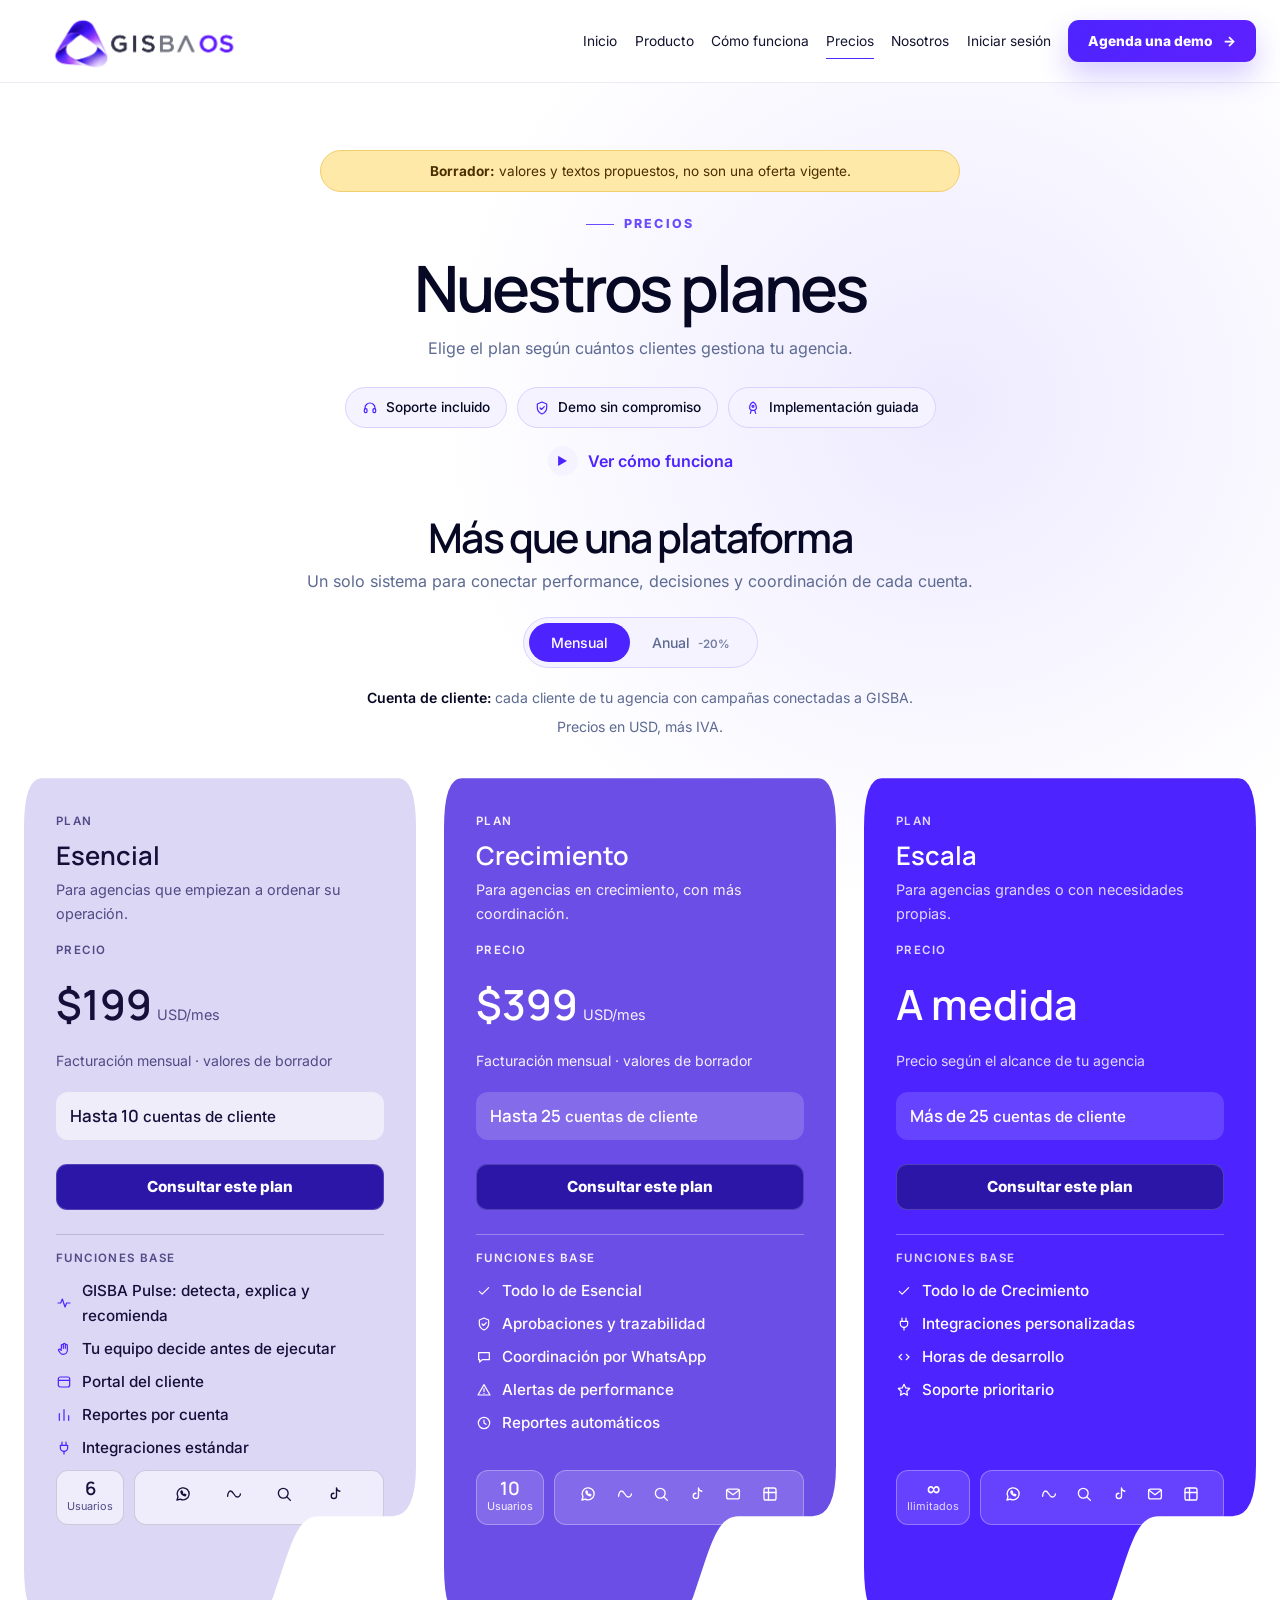
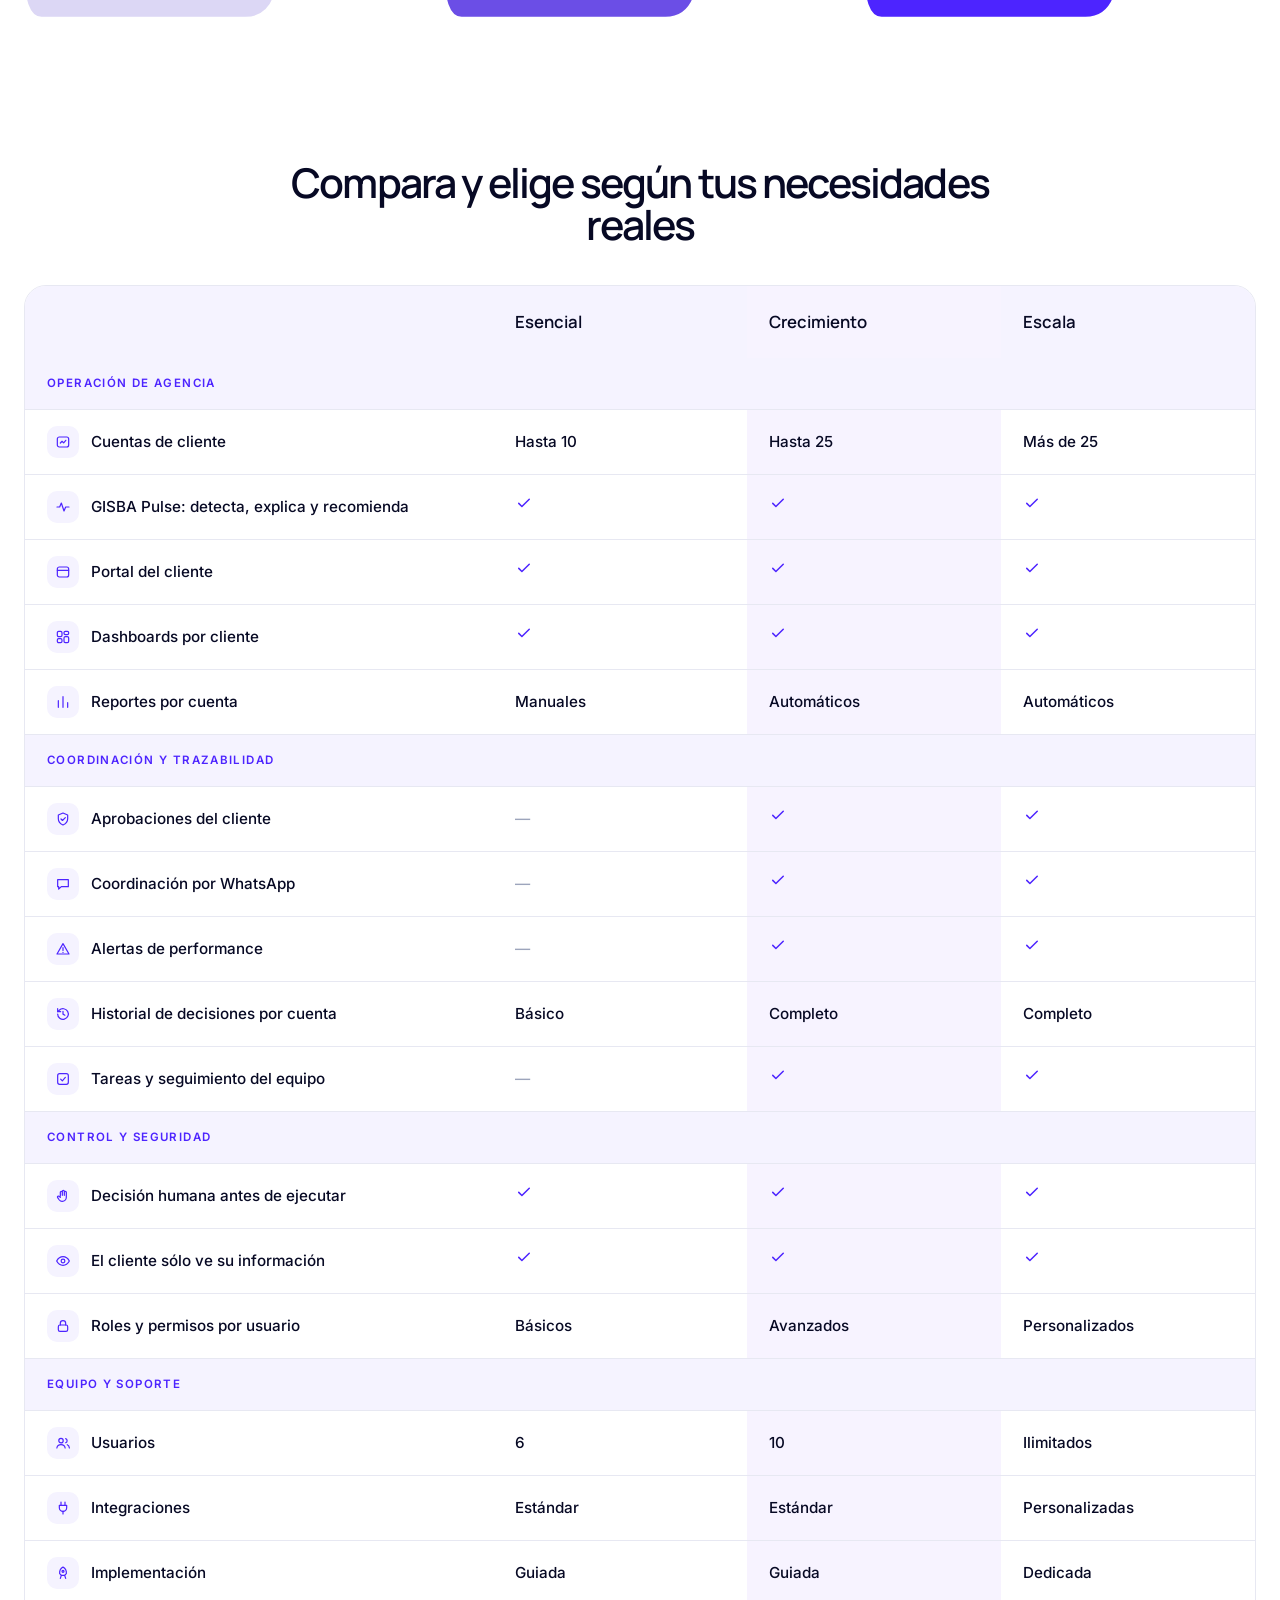
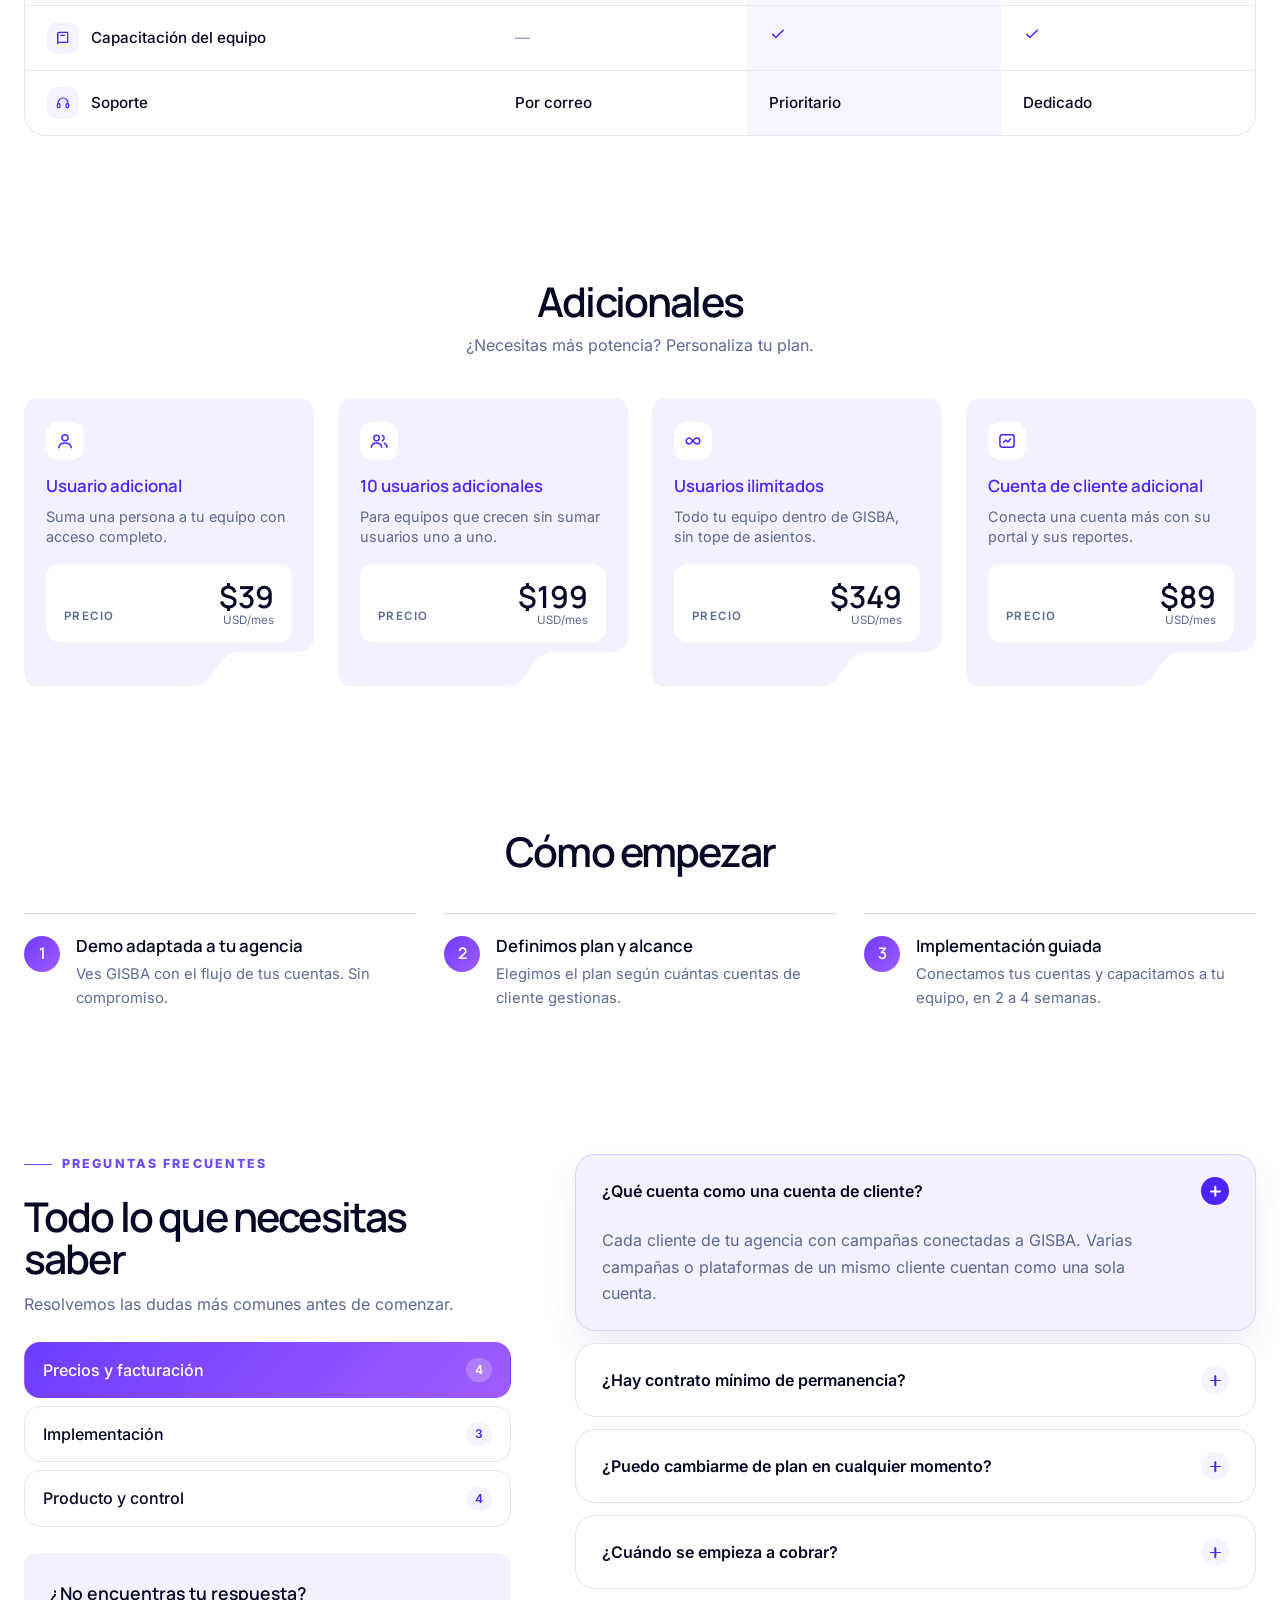
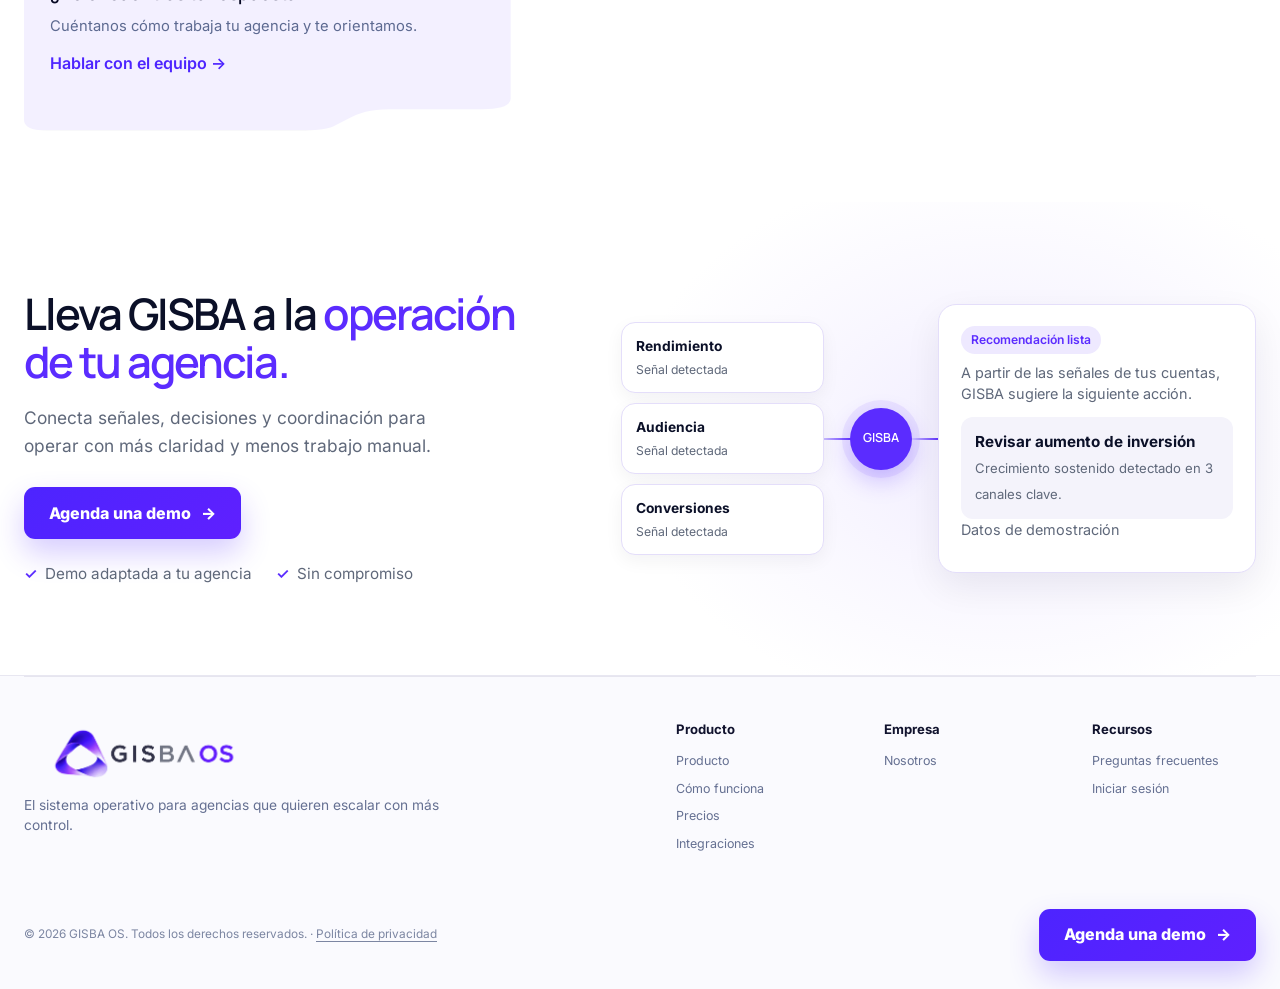
<file: precios.html>
<!doctype html>
<html lang="es">
<head>
  <meta charset="utf-8">
  <meta name="viewport" content="width=device-width, initial-scale=1">
  <title>Precios | GISBA OS</title>
  <meta name="description" content="Planes de GISBA OS para agencias de marketing. La configuración puede adaptarse al tamaño y operación de cada agencia.">
  <meta property="og:title" content="Precios | GISBA OS">
  <meta property="og:description" content="Conoce los planes de GISBA OS para agencias de marketing.">
  <meta property="og:type" content="website">
  <meta property="og:url" content="https://gisba.cl/precios.html">
  <meta property="og:site_name" content="GISBA OS">
  <meta property="og:locale" content="es_CL">
  <meta property="og:image" content="https://gisba.cl/assets/gisba-hero-motion.jpg">
  <meta property="og:image:width" content="1280">
  <meta property="og:image:height" content="511">
  <meta property="og:image:alt" content="Vista de GISBA OS, software para agencias de marketing">
  <meta name="twitter:card" content="summary_large_image">
  <meta name="twitter:title" content="Precios | GISBA OS">
  <meta name="twitter:description" content="Conoce los planes de GISBA OS para agencias de marketing.">
  <meta name="twitter:image" content="https://gisba.cl/assets/gisba-hero-motion.jpg">
  <meta name="robots" content="noindex, follow">
  <meta name="theme-color" content="#ffffff">
  <link rel="icon" type="image/svg+xml" href="data:image/svg+xml,%3Csvg xmlns='http://www.w3.org/2000/svg' viewBox='0 0 64 64'%3E%3Crect width='64' height='64' rx='15' fill='%23080712'/%3E%3Cpath d='M15 43 31 13c2-4 7-4 10 0l9 17c3 6-1 13-8 13H15Zm11-5h16c2 0 3-2 2-4l-7-14c-1-2-3-2-4 0Z' fill='%238a5cff'/%3E%3C/svg%3E">
  <script>document.documentElement.classList.add("js")</script>
  <link rel="stylesheet" href="styles.css?v=a4dd175c">
  <script src="script.js?v=836da554" defer></script>
</head>
<body class="inner-page">
  <svg class="shape-defs" aria-hidden="true" focusable="false">
    <defs>
      <clipPath id="gisba-frame-shape" clipPathUnits="objectBoundingBox">
        <path d="M .045 0 H .955 Q 1 0 1 .06 V .82 Q 1 .88 .94 .88 H .75 C .71 .88 .69 .9 .665 .935 L .635 .977 Q .615 1 .565 1 H .045 Q 0 1 0 .94 V .06 Q 0 0 .045 0 Z"/>
      </clipPath>
    </defs>
  </svg>
<a class="skip-link" href="#contenido">Saltar al contenido</a>
<header class="site-header" data-header>
    <div class="container nav-shell">
      <a class="brand brand-banner-link" href="index.html" aria-label="GISBA OS, ir al inicio">
        <img class="header-brand-banner" src="assets/gisba-os-brand-banner-v6.png" width="2172" height="724" alt="GISBA OS">
      </a>

      <button class="menu-button" type="button" aria-expanded="false" aria-controls="nav-principal" data-menu-button>
        <span class="sr-only">Abrir menú</span>
        <span></span><span></span>
      </button>

      <nav id="nav-principal" class="main-nav" aria-label="Navegación principal" data-menu>
        <a href="index.html">Inicio</a>
        <a href="servicios.html">Producto</a>
        <a href="como-trabajamos.html">Cómo funciona</a>
        <a class="nav-current" aria-current="page" href="precios.html">Precios</a>
        <a href="nosotros.html">Nosotros</a>
        <a class="nav-login" href="#" aria-label="Iniciar sesión" data-cta="login" data-event="login_click">Iniciar sesión</a>
        <a class="button button-small button-solid" href="index.html#contacto" data-cta="demo" data-event="demo_cta_click" data-location="navbar">Agenda una demo <span aria-hidden="true">→</span></a>
      </nav>
    </div>
  </header>
<main id="contenido">
    <section id="precios" class="pricing-hero" aria-labelledby="pricing-title">
      <div class="container reveal">
        <p class="pricing-draft" data-draft><strong>Borrador:</strong> valores y textos propuestos, no son una oferta vigente.</p>
        <p class="eyebrow"><span></span> Precios</p>
        <h1 id="pricing-title">Nuestros planes</h1>
        <p class="pricing-lead">Elige el plan según cuántos clientes gestiona tu agencia.</p>
        <ul class="pricing-badges" aria-label="Incluido en todos los planes">
          <li><svg viewBox="0 0 24 24" width="16" height="16" fill="none" stroke="currentColor" stroke-width="1.8" stroke-linecap="round" stroke-linejoin="round" aria-hidden="true"><path d="M4.5 13v-1a7.5 7.5 0 0 1 15 0v1"/><rect x="3.5" y="13" width="4" height="6" rx="1.6"/><rect x="16.5" y="13" width="4" height="6" rx="1.6"/></svg>Soporte incluido</li><li><svg viewBox="0 0 24 24" width="16" height="16" fill="none" stroke="currentColor" stroke-width="1.8" stroke-linecap="round" stroke-linejoin="round" aria-hidden="true"><path d="M12 3l7 3v5.5c0 4.3-2.9 7.6-7 9.5-4.1-1.9-7-5.2-7-9.5V6Z"/><path d="M9 12l2.2 2.2L15.5 10"/></svg>Demo sin compromiso</li><li><svg viewBox="0 0 24 24" width="16" height="16" fill="none" stroke="currentColor" stroke-width="1.8" stroke-linecap="round" stroke-linejoin="round" aria-hidden="true"><path d="M12 3c3.5 2 5.5 5.5 5 10l-2.5 2.5h-5L7 13c-.5-4.5 1.5-8 5-10Z"/><circle cx="12" cy="9.5" r="1.5"/><path d="M9.5 15.5L8 20M14.5 15.5L16 20"/></svg>Implementación guiada</li>
        </ul>
        <p class="pricing-how"><a href="index.html#como-funciona" data-event="how_it_works_click"><span aria-hidden="true">▶</span> Ver cómo funciona</a></p>
      </div>
    </section>

    <section id="planes" class="pricing-section" aria-labelledby="plans-title">
      <div class="container">
        <div class="pricing-head reveal">
          <h2 id="plans-title">Más que una plataforma</h2>
          <p>Un solo sistema para conectar performance, decisiones y coordinación de cada cuenta.</p>
          <div class="pricing-switch" role="group" aria-label="Periodo de facturación"><button type="button" class="is-active" aria-pressed="true" data-billing="monthly" data-event="pricing_billing_toggle" data-period="monthly">Mensual</button><button type="button" aria-pressed="false" data-billing="annual" data-event="pricing_billing_toggle" data-period="annual">Anual <small>-20%</small></button></div>
          <p class="pricing-definition"><strong>Cuenta de cliente:</strong> cada cliente de tu agencia con campañas conectadas a GISBA.</p>
          <p class="pricing-currency">Precios en USD, más IVA.</p>
        </div>
        <div class="pricing-grid reveal">
          <article class="pricing-card plan-1">
            <p class="pricing-plan">Plan</p>
            <h3>Esencial</h3>
            <p class="pricing-for">Para agencias que empiezan a ordenar su operación.</p>
            <p class="pricing-label">Precio</p>
            <p class="pricing-price"><strong data-monthly="$199" data-annual="$159">$199</strong> <span>USD/mes</span></p>
            <p class="pricing-note"><span data-billing-note>Facturación mensual</span> · valores de borrador</p>
            <p class="pricing-accounts"><strong>Hasta 10</strong> cuentas de cliente</p>
            <a class="button pricing-cta-btn" href="index.html#contacto" data-event="pricing_plan_click" data-plan="plan-1" data-location="pricing">Consultar este plan</a>
            <p class="pricing-label pricing-label-line">Funciones base</p>
            <ul class="pricing-features"><li><svg viewBox="0 0 24 24" width="16" height="16" fill="none" stroke="currentColor" stroke-width="1.8" stroke-linecap="round" stroke-linejoin="round" aria-hidden="true"><path d="M3 12h4l2.5-6 4 12 2.5-6H21"/></svg><span>GISBA Pulse: detecta, explica y recomienda</span></li><li><svg viewBox="0 0 24 24" width="16" height="16" fill="none" stroke="currentColor" stroke-width="1.8" stroke-linecap="round" stroke-linejoin="round" aria-hidden="true"><path d="M8 12V6.5a1.5 1.5 0 0 1 3 0V11m0-1.5V5a1.5 1.5 0 0 1 3 0v6m0-4.5a1.5 1.5 0 0 1 3 0V14a6 6 0 0 1-6 6h-.5a5 5 0 0 1-4-2L4 14.5a1.5 1.5 0 0 1 2.4-1.8L8 14"/></svg><span>Tu equipo decide antes de ejecutar</span></li><li><svg viewBox="0 0 24 24" width="16" height="16" fill="none" stroke="currentColor" stroke-width="1.8" stroke-linecap="round" stroke-linejoin="round" aria-hidden="true"><rect x="3.5" y="4.5" width="17" height="15" rx="3"/><path d="M3.5 9.5h17"/></svg><span>Portal del cliente</span></li><li><svg viewBox="0 0 24 24" width="16" height="16" fill="none" stroke="currentColor" stroke-width="1.8" stroke-linecap="round" stroke-linejoin="round" aria-hidden="true"><path d="M5 20V10M12 20V4M19 20v-7"/></svg><span>Reportes por cuenta</span></li><li><svg viewBox="0 0 24 24" width="16" height="16" fill="none" stroke="currentColor" stroke-width="1.8" stroke-linecap="round" stroke-linejoin="round" aria-hidden="true"><path d="M9 3v5M15 3v5M6.5 8h11v3.5a5.5 5.5 0 0 1-11 0Z"/><path d="M12 17v4"/></svg><span>Integraciones estándar</span></li></ul>
            <div class="pricing-foot"><div class="pricing-users"><strong>6</strong><small>Usuarios</small></div><div class="pricing-channels" aria-label="Integraciones incluidas"><span title="WhatsApp"><svg viewBox="0 0 24 24" width="16" height="16" fill="none" stroke="currentColor" stroke-width="1.8" stroke-linecap="round" stroke-linejoin="round" aria-hidden="true"><path d="M4 20l1.3-4.2A8 8 0 1 1 8.4 18.8Z"/><path d="M9.2 9c.3 2.6 2.6 4.8 5.6 5.6l1-1.4-2-1-.9.8c-1-.4-1.9-1.3-2.3-2.3l.8-.9-1-2Z"/></svg></span><span title="Meta Ads"><svg viewBox="0 0 24 24" width="16" height="16" fill="none" stroke="currentColor" stroke-width="1.8" stroke-linecap="round" stroke-linejoin="round" aria-hidden="true"><path d="M3.5 15c0-4 2-7 4-7 3.5 0 5 8 8.500 8 2 0 4.500-1.500 4.500-4"/></svg></span><span title="Google Ads"><svg viewBox="0 0 24 24" width="16" height="16" fill="none" stroke="currentColor" stroke-width="1.8" stroke-linecap="round" stroke-linejoin="round" aria-hidden="true"><circle cx="11" cy="11" r="6.5"/><path d="M16 16l4.5 4.500"/></svg></span><span title="TikTok Ads"><svg viewBox="0 0 24 24" width="16" height="16" fill="none" stroke="currentColor" stroke-width="1.8" stroke-linecap="round" stroke-linejoin="round" aria-hidden="true"><path d="M14 4v10.500a3.500 3.500 0 1 1-3.500-3.500M14 4c.4 2.500 2 4 4.500 4.300"/></svg></span></div></div>
          </article>
          <article class="pricing-card plan-2 is-featured">
            <p class="pricing-plan">Plan</p>
            <h3>Crecimiento</h3>
            <p class="pricing-for">Para agencias en crecimiento, con más coordinación.</p>
            <p class="pricing-label">Precio</p>
            <p class="pricing-price"><strong data-monthly="$399" data-annual="$319">$399</strong> <span>USD/mes</span></p>
            <p class="pricing-note"><span data-billing-note>Facturación mensual</span> · valores de borrador</p>
            <p class="pricing-accounts"><strong>Hasta 25</strong> cuentas de cliente</p>
            <a class="button pricing-cta-btn" href="index.html#contacto" data-event="pricing_plan_click" data-plan="plan-2 is-featured" data-location="pricing">Consultar este plan</a>
            <p class="pricing-label pricing-label-line">Funciones base</p>
            <ul class="pricing-features"><li><svg viewBox="0 0 24 24" width="16" height="16" fill="none" stroke="currentColor" stroke-width="1.8" stroke-linecap="round" stroke-linejoin="round" aria-hidden="true"><path d="M5 12.5l4.2 4.2L19 7"/></svg><span>Todo lo de Esencial</span></li><li><svg viewBox="0 0 24 24" width="16" height="16" fill="none" stroke="currentColor" stroke-width="1.8" stroke-linecap="round" stroke-linejoin="round" aria-hidden="true"><path d="M12 3l7 3v5.5c0 4.3-2.9 7.6-7 9.5-4.1-1.9-7-5.2-7-9.5V6Z"/><path d="M9 12l2.2 2.2L15.5 10"/></svg><span>Aprobaciones y trazabilidad</span></li><li><svg viewBox="0 0 24 24" width="16" height="16" fill="none" stroke="currentColor" stroke-width="1.8" stroke-linecap="round" stroke-linejoin="round" aria-hidden="true"><path d="M4 5.5h16v10.5H9.5L5.5 19.5V16H4Z"/></svg><span>Coordinación por WhatsApp</span></li><li><svg viewBox="0 0 24 24" width="16" height="16" fill="none" stroke="currentColor" stroke-width="1.8" stroke-linecap="round" stroke-linejoin="round" aria-hidden="true"><path d="M12 4l9 15.5H3Z"/><path d="M12 10v4.2M12 17v.2"/></svg><span>Alertas de performance</span></li><li><svg viewBox="0 0 24 24" width="16" height="16" fill="none" stroke="currentColor" stroke-width="1.8" stroke-linecap="round" stroke-linejoin="round" aria-hidden="true"><circle cx="12" cy="12" r="8.5"/><path d="M12 7.5V12l3 2"/></svg><span>Reportes automáticos</span></li></ul>
            <div class="pricing-foot"><div class="pricing-users"><strong>10</strong><small>Usuarios</small></div><div class="pricing-channels" aria-label="Integraciones incluidas"><span title="WhatsApp"><svg viewBox="0 0 24 24" width="16" height="16" fill="none" stroke="currentColor" stroke-width="1.8" stroke-linecap="round" stroke-linejoin="round" aria-hidden="true"><path d="M4 20l1.3-4.2A8 8 0 1 1 8.4 18.8Z"/><path d="M9.2 9c.3 2.6 2.6 4.8 5.6 5.6l1-1.4-2-1-.9.8c-1-.4-1.9-1.3-2.3-2.3l.8-.9-1-2Z"/></svg></span><span title="Meta Ads"><svg viewBox="0 0 24 24" width="16" height="16" fill="none" stroke="currentColor" stroke-width="1.8" stroke-linecap="round" stroke-linejoin="round" aria-hidden="true"><path d="M3.5 15c0-4 2-7 4-7 3.5 0 5 8 8.500 8 2 0 4.500-1.500 4.500-4"/></svg></span><span title="Google Ads"><svg viewBox="0 0 24 24" width="16" height="16" fill="none" stroke="currentColor" stroke-width="1.8" stroke-linecap="round" stroke-linejoin="round" aria-hidden="true"><circle cx="11" cy="11" r="6.5"/><path d="M16 16l4.5 4.500"/></svg></span><span title="TikTok Ads"><svg viewBox="0 0 24 24" width="16" height="16" fill="none" stroke="currentColor" stroke-width="1.8" stroke-linecap="round" stroke-linejoin="round" aria-hidden="true"><path d="M14 4v10.500a3.500 3.500 0 1 1-3.500-3.500M14 4c.4 2.500 2 4 4.500 4.300"/></svg></span><span title="Email"><svg viewBox="0 0 24 24" width="16" height="16" fill="none" stroke="currentColor" stroke-width="1.8" stroke-linecap="round" stroke-linejoin="round" aria-hidden="true"><rect x="3.5" y="5.5" width="17" height="13" rx="2.5"/><path d="M4 7l8 6 8-6"/></svg></span><span title="Hojas de cálculo"><svg viewBox="0 0 24 24" width="16" height="16" fill="none" stroke="currentColor" stroke-width="1.8" stroke-linecap="round" stroke-linejoin="round" aria-hidden="true"><rect x="4" y="4" width="16" height="16" rx="2.500"/><path d="M4 10h16M10 4v16"/></svg></span></div></div>
          </article>
          <article class="pricing-card plan-3">
            <p class="pricing-plan">Plan</p>
            <h3>Escala</h3>
            <p class="pricing-for">Para agencias grandes o con necesidades propias.</p>
            <p class="pricing-label">Precio</p>
            <p class="pricing-price"><strong>A medida</strong></p>
            <p class="pricing-note">Precio según el alcance de tu agencia</p>
            <p class="pricing-accounts"><strong>Más de 25</strong> cuentas de cliente</p>
            <a class="button pricing-cta-btn" href="index.html#contacto" data-event="pricing_plan_click" data-plan="plan-3" data-location="pricing">Consultar este plan</a>
            <p class="pricing-label pricing-label-line">Funciones base</p>
            <ul class="pricing-features"><li><svg viewBox="0 0 24 24" width="16" height="16" fill="none" stroke="currentColor" stroke-width="1.8" stroke-linecap="round" stroke-linejoin="round" aria-hidden="true"><path d="M5 12.5l4.2 4.2L19 7"/></svg><span>Todo lo de Crecimiento</span></li><li><svg viewBox="0 0 24 24" width="16" height="16" fill="none" stroke="currentColor" stroke-width="1.8" stroke-linecap="round" stroke-linejoin="round" aria-hidden="true"><path d="M9 3v5M15 3v5M6.5 8h11v3.5a5.5 5.5 0 0 1-11 0Z"/><path d="M12 17v4"/></svg><span>Integraciones personalizadas</span></li><li><svg viewBox="0 0 24 24" width="16" height="16" fill="none" stroke="currentColor" stroke-width="1.8" stroke-linecap="round" stroke-linejoin="round" aria-hidden="true"><path d="M8.5 8L4.5 12l4 4M15.5 8l4 4-4 4"/></svg><span>Horas de desarrollo</span></li><li><svg viewBox="0 0 24 24" width="16" height="16" fill="none" stroke="currentColor" stroke-width="1.8" stroke-linecap="round" stroke-linejoin="round" aria-hidden="true"><path d="M12 3.5l2.6 5.4 5.9.8-4.3 4.1 1 5.9L12 16.9 6.8 19.7l1-5.9L3.5 9.7l5.9-.8Z"/></svg><span>Soporte prioritario</span></li></ul>
            <div class="pricing-foot"><div class="pricing-users"><strong>∞</strong><small>Ilimitados</small></div><div class="pricing-channels" aria-label="Integraciones incluidas"><span title="WhatsApp"><svg viewBox="0 0 24 24" width="16" height="16" fill="none" stroke="currentColor" stroke-width="1.8" stroke-linecap="round" stroke-linejoin="round" aria-hidden="true"><path d="M4 20l1.3-4.2A8 8 0 1 1 8.4 18.8Z"/><path d="M9.2 9c.3 2.6 2.6 4.8 5.6 5.6l1-1.4-2-1-.9.8c-1-.4-1.9-1.3-2.3-2.3l.8-.9-1-2Z"/></svg></span><span title="Meta Ads"><svg viewBox="0 0 24 24" width="16" height="16" fill="none" stroke="currentColor" stroke-width="1.8" stroke-linecap="round" stroke-linejoin="round" aria-hidden="true"><path d="M3.5 15c0-4 2-7 4-7 3.5 0 5 8 8.500 8 2 0 4.500-1.500 4.500-4"/></svg></span><span title="Google Ads"><svg viewBox="0 0 24 24" width="16" height="16" fill="none" stroke="currentColor" stroke-width="1.8" stroke-linecap="round" stroke-linejoin="round" aria-hidden="true"><circle cx="11" cy="11" r="6.5"/><path d="M16 16l4.5 4.500"/></svg></span><span title="TikTok Ads"><svg viewBox="0 0 24 24" width="16" height="16" fill="none" stroke="currentColor" stroke-width="1.8" stroke-linecap="round" stroke-linejoin="round" aria-hidden="true"><path d="M14 4v10.500a3.500 3.500 0 1 1-3.500-3.500M14 4c.4 2.500 2 4 4.500 4.300"/></svg></span><span title="Email"><svg viewBox="0 0 24 24" width="16" height="16" fill="none" stroke="currentColor" stroke-width="1.8" stroke-linecap="round" stroke-linejoin="round" aria-hidden="true"><rect x="3.5" y="5.5" width="17" height="13" rx="2.5"/><path d="M4 7l8 6 8-6"/></svg></span><span title="Hojas de cálculo"><svg viewBox="0 0 24 24" width="16" height="16" fill="none" stroke="currentColor" stroke-width="1.8" stroke-linecap="round" stroke-linejoin="round" aria-hidden="true"><rect x="4" y="4" width="16" height="16" rx="2.500"/><path d="M4 10h16M10 4v16"/></svg></span></div></div>
          </article>
        </div>
      </div>
    </section>

    <section class="pricing-section" aria-labelledby="compare-title">
      <div class="container">
        <div class="pricing-head reveal"><h2 id="compare-title">Compara y elige según tus necesidades reales</h2></div>
        <div class="pricing-table-wrap reveal">
          <table class="pricing-table">
            <thead><tr><th scope="col"><span class="sr-only">Característica</span></th><th scope="col">Esencial</th><th scope="col">Crecimiento</th><th scope="col">Escala</th></tr></thead>
            <tbody><tr class="cmp-group"><th scope="colgroup" colspan="4">Operación de agencia</th></tr><tr><th scope="row"><span class="cmp-label"><span class="cmp-icon"><svg viewBox="0 0 24 24" width="16" height="16" fill="none" stroke="currentColor" stroke-width="1.8" stroke-linecap="round" stroke-linejoin="round" aria-hidden="true"><rect x="3.5" y="4.5" width="17" height="15" rx="3"/><path d="M8 13.5l2.6-2.6 2.4 2.4 3.2-3.8"/></svg></span>Cuentas de cliente</span></th><td>Hasta 10</td><td>Hasta 25</td><td>Más de 25</td></tr><tr><th scope="row"><span class="cmp-label"><span class="cmp-icon"><svg viewBox="0 0 24 24" width="16" height="16" fill="none" stroke="currentColor" stroke-width="1.8" stroke-linecap="round" stroke-linejoin="round" aria-hidden="true"><path d="M3 12h4l2.5-6 4 12 2.5-6H21"/></svg></span>GISBA Pulse: detecta, explica y recomienda</span></th><td><span class="cmp-yes"><svg viewBox="0 0 24 24" width="18" height="18" fill="none" stroke="currentColor" stroke-width="2" stroke-linecap="round" stroke-linejoin="round" aria-hidden="true"><path d="M5 12.5l4.2 4.2L19 7"/></svg><span class="sr-only">Incluido</span></span></td><td><span class="cmp-yes"><svg viewBox="0 0 24 24" width="18" height="18" fill="none" stroke="currentColor" stroke-width="2" stroke-linecap="round" stroke-linejoin="round" aria-hidden="true"><path d="M5 12.5l4.2 4.2L19 7"/></svg><span class="sr-only">Incluido</span></span></td><td><span class="cmp-yes"><svg viewBox="0 0 24 24" width="18" height="18" fill="none" stroke="currentColor" stroke-width="2" stroke-linecap="round" stroke-linejoin="round" aria-hidden="true"><path d="M5 12.5l4.2 4.2L19 7"/></svg><span class="sr-only">Incluido</span></span></td></tr><tr><th scope="row"><span class="cmp-label"><span class="cmp-icon"><svg viewBox="0 0 24 24" width="16" height="16" fill="none" stroke="currentColor" stroke-width="1.8" stroke-linecap="round" stroke-linejoin="round" aria-hidden="true"><rect x="3.5" y="4.5" width="17" height="15" rx="3"/><path d="M3.5 9.5h17"/></svg></span>Portal del cliente</span></th><td><span class="cmp-yes"><svg viewBox="0 0 24 24" width="18" height="18" fill="none" stroke="currentColor" stroke-width="2" stroke-linecap="round" stroke-linejoin="round" aria-hidden="true"><path d="M5 12.5l4.2 4.2L19 7"/></svg><span class="sr-only">Incluido</span></span></td><td><span class="cmp-yes"><svg viewBox="0 0 24 24" width="18" height="18" fill="none" stroke="currentColor" stroke-width="2" stroke-linecap="round" stroke-linejoin="round" aria-hidden="true"><path d="M5 12.5l4.2 4.2L19 7"/></svg><span class="sr-only">Incluido</span></span></td><td><span class="cmp-yes"><svg viewBox="0 0 24 24" width="18" height="18" fill="none" stroke="currentColor" stroke-width="2" stroke-linecap="round" stroke-linejoin="round" aria-hidden="true"><path d="M5 12.5l4.2 4.2L19 7"/></svg><span class="sr-only">Incluido</span></span></td></tr><tr><th scope="row"><span class="cmp-label"><span class="cmp-icon"><svg viewBox="0 0 24 24" width="16" height="16" fill="none" stroke="currentColor" stroke-width="1.8" stroke-linecap="round" stroke-linejoin="round" aria-hidden="true"><rect x="3.5" y="3.5" width="7" height="8" rx="2"/><rect x="13.5" y="3.5" width="7" height="5" rx="2"/><rect x="13.5" y="11.5" width="7" height="9" rx="2"/><rect x="3.5" y="14.5" width="7" height="6" rx="2"/></svg></span>Dashboards por cliente</span></th><td><span class="cmp-yes"><svg viewBox="0 0 24 24" width="18" height="18" fill="none" stroke="currentColor" stroke-width="2" stroke-linecap="round" stroke-linejoin="round" aria-hidden="true"><path d="M5 12.5l4.2 4.2L19 7"/></svg><span class="sr-only">Incluido</span></span></td><td><span class="cmp-yes"><svg viewBox="0 0 24 24" width="18" height="18" fill="none" stroke="currentColor" stroke-width="2" stroke-linecap="round" stroke-linejoin="round" aria-hidden="true"><path d="M5 12.5l4.2 4.2L19 7"/></svg><span class="sr-only">Incluido</span></span></td><td><span class="cmp-yes"><svg viewBox="0 0 24 24" width="18" height="18" fill="none" stroke="currentColor" stroke-width="2" stroke-linecap="round" stroke-linejoin="round" aria-hidden="true"><path d="M5 12.5l4.2 4.2L19 7"/></svg><span class="sr-only">Incluido</span></span></td></tr><tr><th scope="row"><span class="cmp-label"><span class="cmp-icon"><svg viewBox="0 0 24 24" width="16" height="16" fill="none" stroke="currentColor" stroke-width="1.8" stroke-linecap="round" stroke-linejoin="round" aria-hidden="true"><path d="M5 20V10M12 20V4M19 20v-7"/></svg></span>Reportes por cuenta</span></th><td>Manuales</td><td>Automáticos</td><td>Automáticos</td></tr><tr class="cmp-group"><th scope="colgroup" colspan="4">Coordinación y trazabilidad</th></tr><tr><th scope="row"><span class="cmp-label"><span class="cmp-icon"><svg viewBox="0 0 24 24" width="16" height="16" fill="none" stroke="currentColor" stroke-width="1.8" stroke-linecap="round" stroke-linejoin="round" aria-hidden="true"><path d="M12 3l7 3v5.5c0 4.3-2.9 7.6-7 9.5-4.1-1.9-7-5.2-7-9.5V6Z"/><path d="M9 12l2.2 2.2L15.5 10"/></svg></span>Aprobaciones del cliente</span></th><td><span class="cmp-no" aria-hidden="true">—</span><span class="sr-only">No incluido</span></td><td><span class="cmp-yes"><svg viewBox="0 0 24 24" width="18" height="18" fill="none" stroke="currentColor" stroke-width="2" stroke-linecap="round" stroke-linejoin="round" aria-hidden="true"><path d="M5 12.5l4.2 4.2L19 7"/></svg><span class="sr-only">Incluido</span></span></td><td><span class="cmp-yes"><svg viewBox="0 0 24 24" width="18" height="18" fill="none" stroke="currentColor" stroke-width="2" stroke-linecap="round" stroke-linejoin="round" aria-hidden="true"><path d="M5 12.5l4.2 4.2L19 7"/></svg><span class="sr-only">Incluido</span></span></td></tr><tr><th scope="row"><span class="cmp-label"><span class="cmp-icon"><svg viewBox="0 0 24 24" width="16" height="16" fill="none" stroke="currentColor" stroke-width="1.8" stroke-linecap="round" stroke-linejoin="round" aria-hidden="true"><path d="M4 5.5h16v10.5H9.5L5.5 19.5V16H4Z"/></svg></span>Coordinación por WhatsApp</span></th><td><span class="cmp-no" aria-hidden="true">—</span><span class="sr-only">No incluido</span></td><td><span class="cmp-yes"><svg viewBox="0 0 24 24" width="18" height="18" fill="none" stroke="currentColor" stroke-width="2" stroke-linecap="round" stroke-linejoin="round" aria-hidden="true"><path d="M5 12.5l4.2 4.2L19 7"/></svg><span class="sr-only">Incluido</span></span></td><td><span class="cmp-yes"><svg viewBox="0 0 24 24" width="18" height="18" fill="none" stroke="currentColor" stroke-width="2" stroke-linecap="round" stroke-linejoin="round" aria-hidden="true"><path d="M5 12.5l4.2 4.2L19 7"/></svg><span class="sr-only">Incluido</span></span></td></tr><tr><th scope="row"><span class="cmp-label"><span class="cmp-icon"><svg viewBox="0 0 24 24" width="16" height="16" fill="none" stroke="currentColor" stroke-width="1.8" stroke-linecap="round" stroke-linejoin="round" aria-hidden="true"><path d="M12 4l9 15.5H3Z"/><path d="M12 10v4.2M12 17v.2"/></svg></span>Alertas de performance</span></th><td><span class="cmp-no" aria-hidden="true">—</span><span class="sr-only">No incluido</span></td><td><span class="cmp-yes"><svg viewBox="0 0 24 24" width="18" height="18" fill="none" stroke="currentColor" stroke-width="2" stroke-linecap="round" stroke-linejoin="round" aria-hidden="true"><path d="M5 12.5l4.2 4.2L19 7"/></svg><span class="sr-only">Incluido</span></span></td><td><span class="cmp-yes"><svg viewBox="0 0 24 24" width="18" height="18" fill="none" stroke="currentColor" stroke-width="2" stroke-linecap="round" stroke-linejoin="round" aria-hidden="true"><path d="M5 12.5l4.2 4.2L19 7"/></svg><span class="sr-only">Incluido</span></span></td></tr><tr><th scope="row"><span class="cmp-label"><span class="cmp-icon"><svg viewBox="0 0 24 24" width="16" height="16" fill="none" stroke="currentColor" stroke-width="1.8" stroke-linecap="round" stroke-linejoin="round" aria-hidden="true"><path d="M4 12a8 8 0 1 0 2.4-5.7L4 8.5"/><path d="M4 4v4.5h4.5M12 8v4.2l2.8 1.6"/></svg></span>Historial de decisiones por cuenta</span></th><td>Básico</td><td>Completo</td><td>Completo</td></tr><tr><th scope="row"><span class="cmp-label"><span class="cmp-icon"><svg viewBox="0 0 24 24" width="16" height="16" fill="none" stroke="currentColor" stroke-width="1.8" stroke-linecap="round" stroke-linejoin="round" aria-hidden="true"><rect x="4" y="4" width="16" height="16" rx="3"/><path d="M8.5 12.2l2.5 2.5 4.5-5"/></svg></span>Tareas y seguimiento del equipo</span></th><td><span class="cmp-no" aria-hidden="true">—</span><span class="sr-only">No incluido</span></td><td><span class="cmp-yes"><svg viewBox="0 0 24 24" width="18" height="18" fill="none" stroke="currentColor" stroke-width="2" stroke-linecap="round" stroke-linejoin="round" aria-hidden="true"><path d="M5 12.5l4.2 4.2L19 7"/></svg><span class="sr-only">Incluido</span></span></td><td><span class="cmp-yes"><svg viewBox="0 0 24 24" width="18" height="18" fill="none" stroke="currentColor" stroke-width="2" stroke-linecap="round" stroke-linejoin="round" aria-hidden="true"><path d="M5 12.5l4.2 4.2L19 7"/></svg><span class="sr-only">Incluido</span></span></td></tr><tr class="cmp-group"><th scope="colgroup" colspan="4">Control y seguridad</th></tr><tr><th scope="row"><span class="cmp-label"><span class="cmp-icon"><svg viewBox="0 0 24 24" width="16" height="16" fill="none" stroke="currentColor" stroke-width="1.8" stroke-linecap="round" stroke-linejoin="round" aria-hidden="true"><path d="M8 12V6.500a1.500 1.500 0 0 1 3 0V11m0-1.500V5a1.500 1.500 0 0 1 3 0v6m0-4.500a1.500 1.500 0 0 1 3 0V14a6 6 0 0 1-6 6h-.500a5 5 0 0 1-4-2L4 14.500a1.500 1.500 0 0 1 2.400-1.800L8 14"/></svg></span>Decisión humana antes de ejecutar</span></th><td><span class="cmp-yes"><svg viewBox="0 0 24 24" width="18" height="18" fill="none" stroke="currentColor" stroke-width="2" stroke-linecap="round" stroke-linejoin="round" aria-hidden="true"><path d="M5 12.5l4.2 4.2L19 7"/></svg><span class="sr-only">Incluido</span></span></td><td><span class="cmp-yes"><svg viewBox="0 0 24 24" width="18" height="18" fill="none" stroke="currentColor" stroke-width="2" stroke-linecap="round" stroke-linejoin="round" aria-hidden="true"><path d="M5 12.5l4.2 4.2L19 7"/></svg><span class="sr-only">Incluido</span></span></td><td><span class="cmp-yes"><svg viewBox="0 0 24 24" width="18" height="18" fill="none" stroke="currentColor" stroke-width="2" stroke-linecap="round" stroke-linejoin="round" aria-hidden="true"><path d="M5 12.5l4.2 4.2L19 7"/></svg><span class="sr-only">Incluido</span></span></td></tr><tr><th scope="row"><span class="cmp-label"><span class="cmp-icon"><svg viewBox="0 0 24 24" width="16" height="16" fill="none" stroke="currentColor" stroke-width="1.8" stroke-linecap="round" stroke-linejoin="round" aria-hidden="true"><path d="M2.500 12S6 5.500 12 5.500 21.500 12 21.500 12 18 18.500 12 18.500 2.500 12 2.500 12Z"/><circle cx="12" cy="12" r="2.800"/></svg></span>El cliente sólo ve su información</span></th><td><span class="cmp-yes"><svg viewBox="0 0 24 24" width="18" height="18" fill="none" stroke="currentColor" stroke-width="2" stroke-linecap="round" stroke-linejoin="round" aria-hidden="true"><path d="M5 12.5l4.2 4.2L19 7"/></svg><span class="sr-only">Incluido</span></span></td><td><span class="cmp-yes"><svg viewBox="0 0 24 24" width="18" height="18" fill="none" stroke="currentColor" stroke-width="2" stroke-linecap="round" stroke-linejoin="round" aria-hidden="true"><path d="M5 12.5l4.2 4.2L19 7"/></svg><span class="sr-only">Incluido</span></span></td><td><span class="cmp-yes"><svg viewBox="0 0 24 24" width="18" height="18" fill="none" stroke="currentColor" stroke-width="2" stroke-linecap="round" stroke-linejoin="round" aria-hidden="true"><path d="M5 12.5l4.2 4.2L19 7"/></svg><span class="sr-only">Incluido</span></span></td></tr><tr><th scope="row"><span class="cmp-label"><span class="cmp-icon"><svg viewBox="0 0 24 24" width="16" height="16" fill="none" stroke="currentColor" stroke-width="1.8" stroke-linecap="round" stroke-linejoin="round" aria-hidden="true"><rect x="5" y="10.500" width="14" height="9.500" rx="2.500"/><path d="M8 10.500V8a4 4 0 0 1 8 0v2.500"/></svg></span>Roles y permisos por usuario</span></th><td>Básicos</td><td>Avanzados</td><td>Personalizados</td></tr><tr class="cmp-group"><th scope="colgroup" colspan="4">Equipo y soporte</th></tr><tr><th scope="row"><span class="cmp-label"><span class="cmp-icon"><svg viewBox="0 0 24 24" width="16" height="16" fill="none" stroke="currentColor" stroke-width="1.8" stroke-linecap="round" stroke-linejoin="round" aria-hidden="true"><circle cx="9" cy="8.500" r="3.300"/><path d="M2.800 19.500c.5-3.400 3-5.100 6.200-5.100s5.700 1.700 6.200 5.100"/><path d="M16 5.400a3.300 3.300 0 0 1 0 6.200M18.400 14.600c1.800.6 2.900 2.200 3.200 4.900"/></svg></span>Usuarios</span></th><td>6</td><td>10</td><td>Ilimitados</td></tr><tr><th scope="row"><span class="cmp-label"><span class="cmp-icon"><svg viewBox="0 0 24 24" width="16" height="16" fill="none" stroke="currentColor" stroke-width="1.8" stroke-linecap="round" stroke-linejoin="round" aria-hidden="true"><path d="M9 3v5M15 3v5M6.500 8h11v3.500a5.500 5.500 0 0 1-11 0Z"/><path d="M12 17v4"/></svg></span>Integraciones</span></th><td>Estándar</td><td>Estándar</td><td>Personalizadas</td></tr><tr><th scope="row"><span class="cmp-label"><span class="cmp-icon"><svg viewBox="0 0 24 24" width="16" height="16" fill="none" stroke="currentColor" stroke-width="1.8" stroke-linecap="round" stroke-linejoin="round" aria-hidden="true"><path d="M12 3c3.500 2 5.500 5.500 5 10l-2.500 2.500h-5L7 13c-.500-4.500 1.500-8 5-10Z"/><circle cx="12" cy="9.500" r="1.500"/><path d="M9.500 15.500L8 20M14.500 15.500L16 20"/></svg></span>Implementación</span></th><td>Guiada</td><td>Guiada</td><td>Dedicada</td></tr><tr><th scope="row"><span class="cmp-label"><span class="cmp-icon"><svg viewBox="0 0 24 24" width="16" height="16" fill="none" stroke="currentColor" stroke-width="1.8" stroke-linecap="round" stroke-linejoin="round" aria-hidden="true"><path d="M4 5.500A2 2 0 0 1 6 3.500h13v15H6a2 2 0 0 0-2 2Z"/><path d="M4 18.500V5.500M8.500 8h6"/></svg></span>Capacitación del equipo</span></th><td><span class="cmp-no" aria-hidden="true">—</span><span class="sr-only">No incluido</span></td><td><span class="cmp-yes"><svg viewBox="0 0 24 24" width="18" height="18" fill="none" stroke="currentColor" stroke-width="2" stroke-linecap="round" stroke-linejoin="round" aria-hidden="true"><path d="M5 12.5l4.2 4.2L19 7"/></svg><span class="sr-only">Incluido</span></span></td><td><span class="cmp-yes"><svg viewBox="0 0 24 24" width="18" height="18" fill="none" stroke="currentColor" stroke-width="2" stroke-linecap="round" stroke-linejoin="round" aria-hidden="true"><path d="M5 12.5l4.2 4.2L19 7"/></svg><span class="sr-only">Incluido</span></span></td></tr><tr><th scope="row"><span class="cmp-label"><span class="cmp-icon"><svg viewBox="0 0 24 24" width="16" height="16" fill="none" stroke="currentColor" stroke-width="1.8" stroke-linecap="round" stroke-linejoin="round" aria-hidden="true"><path d="M4.500 13v-1a7.500 7.500 0 0 1 15 0v1"/><rect x="3.500" y="13" width="4" height="6" rx="1.600"/><rect x="16.500" y="13" width="4" height="6" rx="1.600"/></svg></span>Soporte</span></th><td>Por correo</td><td>Prioritario</td><td>Dedicado</td></tr></tbody>
          </table>
        </div>
      </div>
    </section>

    <section id="complementos" class="pricing-section" aria-labelledby="addons-title">
      <div class="container">
        <div class="pricing-head reveal"><h2 id="addons-title">Adicionales</h2><p>¿Necesitas más potencia? Personaliza tu plan.</p></div>
        <div class="pricing-addons reveal"><article class="pricing-addon">
          <span class="pricing-addon-icon"><svg viewBox="0 0 24 24" width="20" height="20" fill="none" stroke="currentColor" stroke-width="1.8" stroke-linecap="round" stroke-linejoin="round" aria-hidden="true"><circle cx="12" cy="8" r="3.6"/><path d="M4.5 20c.6-3.7 3.5-5.6 7.5-5.6s6.9 1.9 7.5 5.6"/></svg></span>
          <h3>Usuario adicional</h3>
          <p class="pricing-addon-desc">Suma una persona a tu equipo con acceso completo.</p>
          <div class="pricing-addon-price"><span class="pricing-label">Precio</span><p class="pricing-price"><strong data-monthly="$39" data-annual="$31">$39</strong><span>USD/mes</span></p></div>
        </article><article class="pricing-addon">
          <span class="pricing-addon-icon"><svg viewBox="0 0 24 24" width="20" height="20" fill="none" stroke="currentColor" stroke-width="1.8" stroke-linecap="round" stroke-linejoin="round" aria-hidden="true"><circle cx="9" cy="8.5" r="3.3"/><path d="M2.8 19.5c.5-3.4 3-5.1 6.2-5.1s5.7 1.7 6.2 5.1"/><path d="M16 5.4a3.3 3.3 0 0 1 0 6.2M18.4 14.6c1.8.6 2.9 2.2 3.2 4.9"/></svg></span>
          <h3>10 usuarios adicionales</h3>
          <p class="pricing-addon-desc">Para equipos que crecen sin sumar usuarios uno a uno.</p>
          <div class="pricing-addon-price"><span class="pricing-label">Precio</span><p class="pricing-price"><strong data-monthly="$199" data-annual="$159">$199</strong><span>USD/mes</span></p></div>
        </article><article class="pricing-addon">
          <span class="pricing-addon-icon"><svg viewBox="0 0 24 24" width="20" height="20" fill="none" stroke="currentColor" stroke-width="1.8" stroke-linecap="round" stroke-linejoin="round" aria-hidden="true"><path d="M7.5 8.5c-2.2 0-3.7 1.5-3.7 3.5s1.5 3.5 3.7 3.5c3.2 0 5-7 9-7 2.2 0 3.7 1.5 3.7 3.5s-1.5 3.5-3.7 3.5c-4 0-5.8-7-9-7Z"/></svg></span>
          <h3>Usuarios ilimitados</h3>
          <p class="pricing-addon-desc">Todo tu equipo dentro de GISBA, sin tope de asientos.</p>
          <div class="pricing-addon-price"><span class="pricing-label">Precio</span><p class="pricing-price"><strong data-monthly="$349" data-annual="$279">$349</strong><span>USD/mes</span></p></div>
        </article><article class="pricing-addon">
          <span class="pricing-addon-icon"><svg viewBox="0 0 24 24" width="20" height="20" fill="none" stroke="currentColor" stroke-width="1.8" stroke-linecap="round" stroke-linejoin="round" aria-hidden="true"><rect x="3.5" y="4.5" width="17" height="15" rx="3"/><path d="M8 13.5l2.6-2.6 2.4 2.4 3.2-3.8"/></svg></span>
          <h3>Cuenta de cliente adicional</h3>
          <p class="pricing-addon-desc">Conecta una cuenta más con su portal y sus reportes.</p>
          <div class="pricing-addon-price"><span class="pricing-label">Precio</span><p class="pricing-price"><strong data-monthly="$89" data-annual="$71">$89</strong><span>USD/mes</span></p></div>
        </article></div>
      </div>
    </section>

    <section class="pricing-section pricing-steps-section" aria-labelledby="steps-title">
      <div class="container">
        <div class="pricing-head reveal"><h2 id="steps-title">Cómo empezar</h2></div>
        <ol class="pricing-steps reveal">
          <li><span class="pricing-step-num" aria-hidden="true">1</span><div><h3>Demo adaptada a tu agencia</h3><p>Ves GISBA con el flujo de tus cuentas. Sin compromiso.</p></div></li>
          <li><span class="pricing-step-num" aria-hidden="true">2</span><div><h3>Definimos plan y alcance</h3><p>Elegimos el plan según cuántas cuentas de cliente gestionas.</p></div></li>
          <li><span class="pricing-step-num" aria-hidden="true">3</span><div><h3>Implementación guiada</h3><p>Conectamos tus cuentas y capacitamos a tu equipo, en 2 a 4 semanas.</p></div></li>
        </ol>
      </div>
    </section>

    <section id="faq" class="pricing-section" aria-labelledby="pfaq-title">
      <div class="container pfaq">
        <div class="pfaq-side reveal">
          <p class="eyebrow"><span></span> Preguntas frecuentes</p>
          <h2 id="pfaq-title">Todo lo que necesitas saber</h2>
          <p class="pfaq-lead">Resolvemos las dudas más comunes antes de comenzar.</p>
          <div class="pfaq-tabs" role="group" aria-label="Categorías de preguntas"><button type="button" class="pfaq-tab is-active" data-faq-tab="precios" data-event="pricing_faq_tab_click" aria-pressed="true"><span>Precios y facturación</span><small>4</small></button><button type="button" class="pfaq-tab" data-faq-tab="implementacion" data-event="pricing_faq_tab_click" aria-pressed="false"><span>Implementación</span><small>3</small></button><button type="button" class="pfaq-tab" data-faq-tab="producto" data-event="pricing_faq_tab_click" aria-pressed="false"><span>Producto y control</span><small>4</small></button></div>
          <div class="pfaq-help">
            <strong>¿No encuentras tu respuesta?</strong>
            <p>Cuéntanos cómo trabaja tu agencia y te orientamos.</p>
            <a href="index.html#contacto" data-event="pricing_faq_contact_click">Hablar con el equipo <span aria-hidden="true">→</span></a>
          </div>
        </div>
        <div class="pfaq-list reveal"><details class="pfaq-item" data-faq-cat="precios" open><summary>¿Qué cuenta como una cuenta de cliente?<span class="pfaq-plus" aria-hidden="true"></span></summary><p>Cada cliente de tu agencia con campañas conectadas a GISBA. Varias campañas o plataformas de un mismo cliente cuentan como una sola cuenta.</p></details><details class="pfaq-item" data-faq-cat="precios"><summary>¿Hay contrato mínimo de permanencia?<span class="pfaq-plus" aria-hidden="true"></span></summary><p>Mensual, sin permanencia mínima. El plan anual se paga por adelantado con un 20% de descuento.</p></details><details class="pfaq-item" data-faq-cat="precios"><summary>¿Puedo cambiarme de plan en cualquier momento?<span class="pfaq-plus" aria-hidden="true"></span></summary><p>Sí. Puedes subir o bajar de plan y el cambio aplica desde el siguiente ciclo.</p></details><details class="pfaq-item" data-faq-cat="precios"><summary>¿Cuándo se empieza a cobrar?<span class="pfaq-plus" aria-hidden="true"></span></summary><p>Al terminar la implementación, cuando tu equipo ya opera en GISBA.</p></details><details class="pfaq-item" data-faq-cat="implementacion"><summary>¿Cuánto tiempo dura la implementación?<span class="pfaq-plus" aria-hidden="true"></span></summary><p>Entre 2 y 4 semanas, según cuántas cuentas conectes.</p></details><details class="pfaq-item" data-faq-cat="implementacion"><summary>¿Hay algún pago inicial de implementación?<span class="pfaq-plus" aria-hidden="true"></span></summary><p>Sí, un pago único de implementación que depende del plan. Te lo confirmamos en la demo.</p></details><details class="pfaq-item" data-faq-cat="implementacion"><summary>¿Con qué canales y herramientas se integra GISBA?<span class="pfaq-plus" aria-hidden="true"></span></summary><p>Plataformas de anuncios como Meta, Google y TikTok, y coordinación por WhatsApp. Otras integraciones se evalúan en la demo.</p></details><details class="pfaq-item" data-faq-cat="producto"><summary>¿GISBA reemplaza mi CRM?<span class="pfaq-plus" aria-hidden="true"></span></summary><p>No. Puede utilizar información comercial conectada para analizar resultados, pero no administra el proceso de ventas.</p></details><details class="pfaq-item" data-faq-cat="producto"><summary>¿GISBA modifica campañas automáticamente?<span class="pfaq-plus" aria-hidden="true"></span></summary><p>No. GISBA detecta y recomienda; tu equipo decide antes de ejecutar cualquier cambio.</p></details><details class="pfaq-item" data-faq-cat="producto"><summary>¿Qué puede ver mi cliente?<span class="pfaq-plus" aria-hidden="true"></span></summary><p>Solo su información, campañas, resultados, aprobaciones, reportes y coordinación con la agencia.</p></details><details class="pfaq-item" data-faq-cat="producto"><summary>¿Para qué se usa WhatsApp?<span class="pfaq-plus" aria-hidden="true"></span></summary><p>Para coordinar marketing entre agencia y cliente, no para atender compradores finales.</p></details></div>
      </div>
    </section>
    <section class="final-gisba-cta" aria-labelledby="final-cta-title" data-final-cta>
      <div class="container final-gisba-cta-grid">
        <div class="final-gisba-cta-copy reveal">
          <h2 id="final-cta-title">Lleva GISBA a la <span>operación de tu agencia.</span></h2>
          <p>Conecta señales, decisiones y coordinación para operar con más claridad y menos trabajo manual.</p>
          <a class="button button-solid" href="index.html#contacto" data-cta="demo" data-event="demo_cta_click" data-location="final-cta">Agenda una demo <span aria-hidden="true">→</span></a>
          <ul class="final-gisba-cta-proof" aria-label="Condiciones de la demostración"><li>Demo adaptada a tu agencia</li><li>Sin compromiso</li></ul>
        </div>
        <div class="final-gisba-cta-visual" role="group" aria-label="Ejemplo ilustrativo de recomendación en GISBA OS">
          <div class="fg-signals"><div class="fg-signal"><strong>Rendimiento</strong><span>Señal detectada</span></div><div class="fg-signal"><strong>Audiencia</strong><span>Señal detectada</span></div><div class="fg-signal"><strong>Conversiones</strong><span>Señal detectada</span></div></div>
          <span class="fg-link" aria-hidden="true"></span>
          <div class="fg-node" aria-hidden="true">GISBA</div>
          <span class="fg-link" aria-hidden="true"></span>
          <div class="fg-panel">
            <span class="fg-panel-tag">Recomendación lista</span>
            <p>A partir de las señales de tus cuentas, GISBA sugiere la siguiente acción.</p>
            <div class="fg-action"><strong>Revisar aumento de inversión</strong><span>Crecimiento sostenido detectado en 3 canales clave.</span></div>
            <p class="fg-analyzed-title">Señales analizadas</p>
            <ul class="fg-analyzed"><li>Rendimiento</li><li>Audiencia</li><li>Conversiones</li></ul>
            <p class="fg-demo">Datos de demostración</p>
          </div>
        </div>
      </div>
    </section>

  </main><footer class="site-footer closing-footer">

    <div class="container closing-footer-bottom">
      <div class="closing-brand">
        <a class="closing-brand-lockup" href="index.html" aria-label="GISBA OS, ir al inicio"><img src="assets/gisba-os-brand-banner-v6.png" width="2172" height="724" alt="GISBA OS"></a>
        <p>El sistema operativo para agencias que quieren escalar con más control.</p>
      </div>
      <nav class="closing-links" aria-label="Enlaces del pie de página">
        <div><strong>Producto</strong><a href="servicios.html">Producto</a><a href="como-trabajamos.html">Cómo funciona</a><a href="precios.html">Precios</a><a href="index.html#integraciones">Integraciones</a></div>
        <div><strong>Empresa</strong><a href="nosotros.html">Nosotros</a></div>
        <div><strong>Recursos</strong><a href="preguntas.html">Preguntas frecuentes</a><a href="#" data-cta="login" data-event="login_click" data-location="footer">Iniciar sesión</a></div>
      </nav>
      <div class="closing-footer-cta"><a class="button button-solid" href="index.html#contacto" data-cta="demo" data-event="demo_cta_click" data-location="footer">Agenda una demo <span aria-hidden="true">→</span></a></div>
      <p class="closing-copyright">© <span data-year></span> GISBA OS. Todos los derechos reservados. <span aria-hidden="true">·</span> <a href="privacidad.html">Política de privacidad</a></p>
    </div>
  </footer><script>
(function () {

  var buttons = document.querySelectorAll('[data-billing]');
  buttons.forEach(function (b) {
    b.addEventListener('click', function () {
      var annual = b.dataset.billing === 'annual';
      buttons.forEach(function (x) { var on = x === b; x.classList.toggle('is-active', on); x.setAttribute('aria-pressed', on); });
      document.querySelectorAll('[data-monthly]').forEach(function (el) { el.textContent = annual ? el.dataset.annual : el.dataset.monthly; });
      document.querySelectorAll('[data-billing-note]').forEach(function (el) { el.textContent = annual ? 'Facturación anual' : 'Facturación mensual'; });
    });
  });
})();
</script>
<script>
(function () {
  var tabs = document.querySelectorAll('[data-faq-tab]');
  var items = document.querySelectorAll('[data-faq-cat]');
  if (!tabs.length) return;
  function show(cat) {
    tabs.forEach(function (t) { var on = t.dataset.faqTab === cat; t.classList.toggle('is-active', on); t.setAttribute('aria-pressed', on); });
    var opened = false;
    items.forEach(function (d) {
      var on = d.dataset.faqCat === cat;
      d.hidden = !on;
      if (on && !opened) { d.open = true; opened = true; } else { d.open = false; }
    });
  }
  tabs.forEach(function (t) { t.addEventListener('click', function () { show(t.dataset.faqTab); }); });
  items.forEach(function (d) {
    d.addEventListener('toggle', function () {
      if (d.open) items.forEach(function (o) { if (o !== d) o.open = false; });
    });
  });
  show(tabs[0].dataset.faqTab);
})();
</script>
</body></html>
</file>
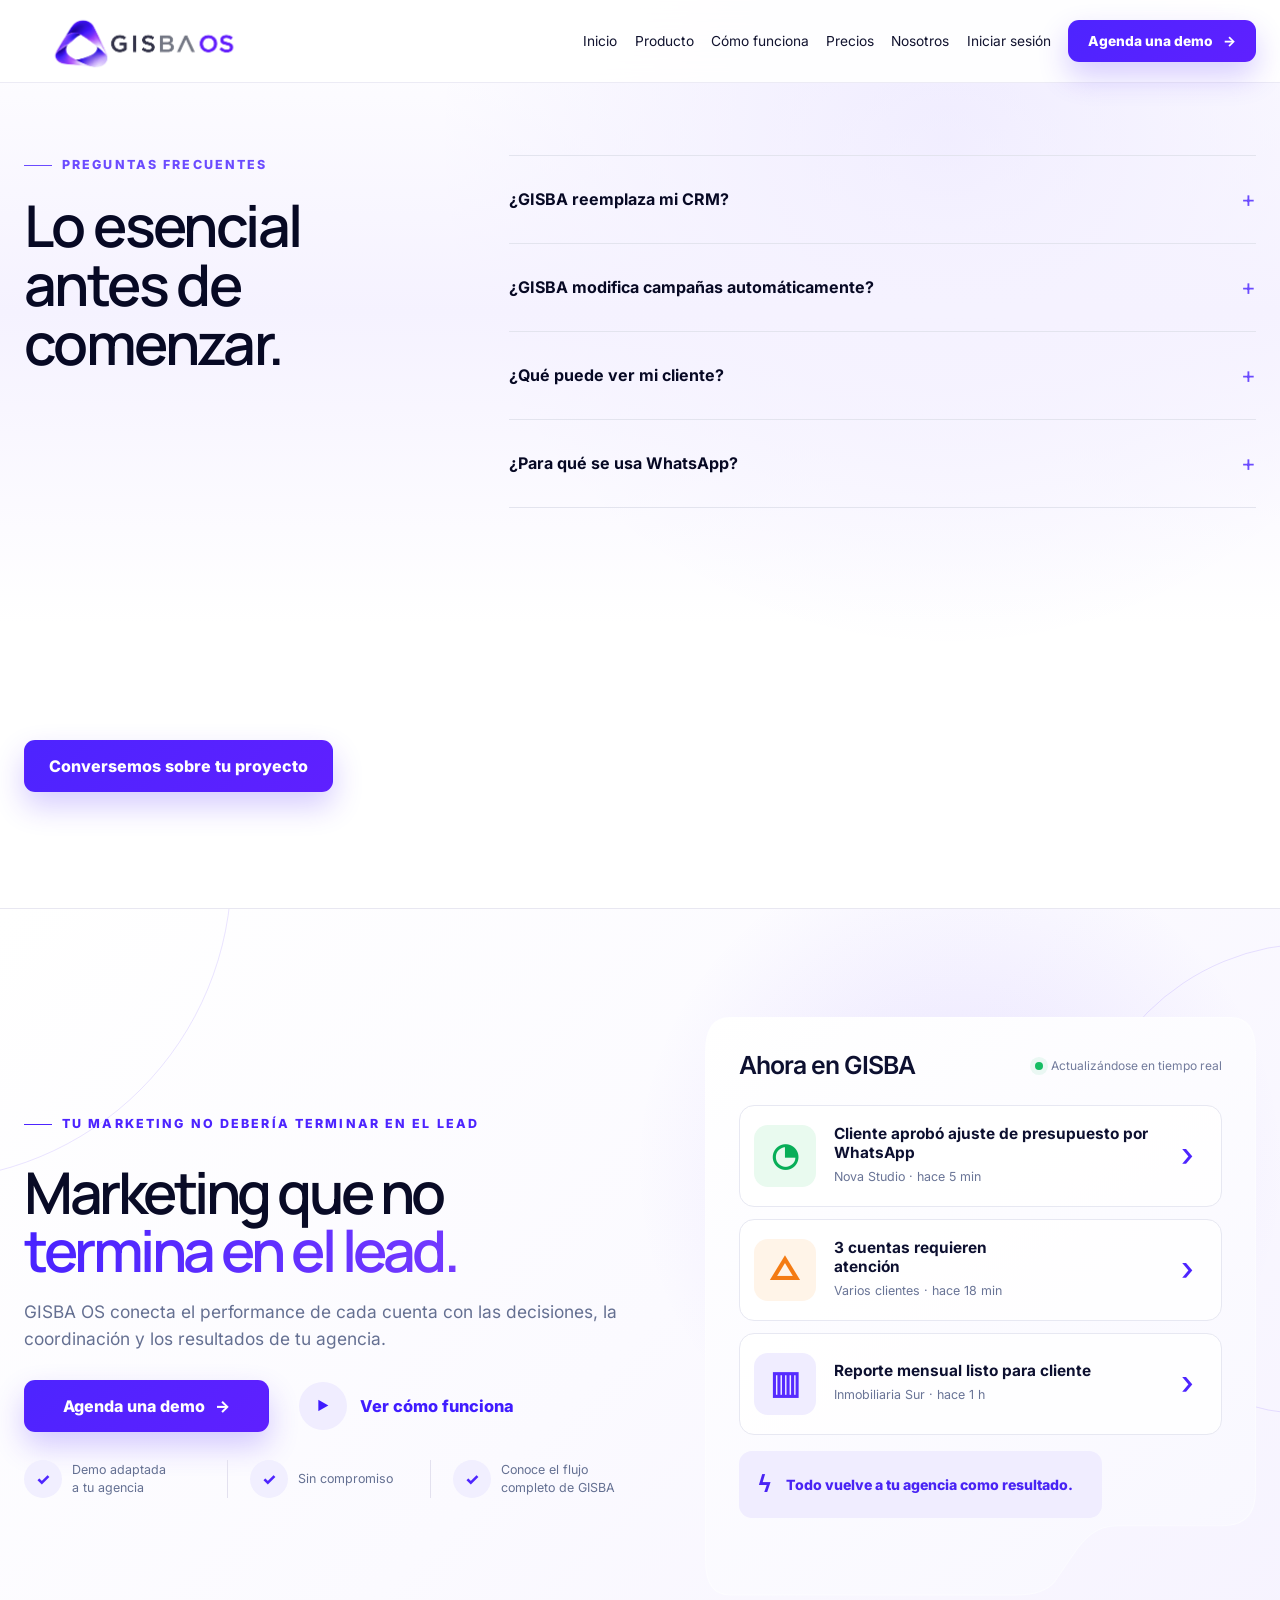
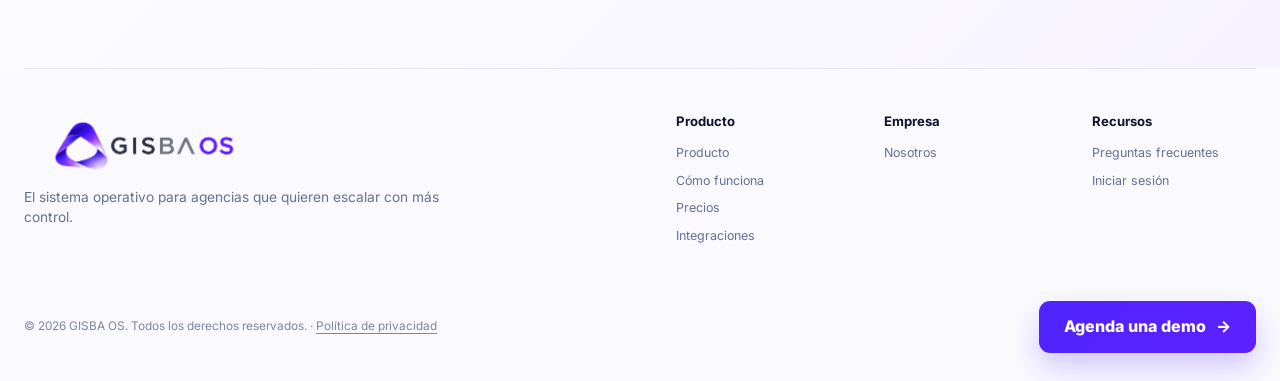
<file: preguntas.html>
<!doctype html>
<html lang="es">
<head>
  <meta charset="utf-8">
  <meta name="viewport" content="width=device-width, initial-scale=1">
  <title>Preguntas frecuentes | GISBA OS</title>
  <meta name="description" content="Respuestas sobre GISBA OS, software para agencias de marketing que conecta performance, decisiones, coordinación y resultados.">
  <link rel="canonical" href="https://gisba.cl/preguntas.html">
  <meta property="og:title" content="Preguntas frecuentes | GISBA OS">
  <meta property="og:description" content="Resuelve las principales dudas sobre GISBA OS, su alcance y cómo se integra en la operación de una agencia.">
  <meta property="og:type" content="website">
  <meta property="og:url" content="https://gisba.cl/preguntas.html">
  <meta property="og:site_name" content="GISBA OS">
  <meta property="og:locale" content="es_CL">
  <meta property="og:image" content="https://gisba.cl/assets/gisba-hero-motion.jpg">
  <meta property="og:image:width" content="1280">
  <meta property="og:image:height" content="511">
  <meta property="og:image:alt" content="Vista de GISBA OS, software para agencias de marketing">
  <meta name="twitter:card" content="summary_large_image">
  <meta name="twitter:title" content="Preguntas frecuentes | GISBA OS">
  <meta name="twitter:description" content="Resuelve las principales dudas sobre GISBA OS, su alcance y cómo se integra en la operación de una agencia.">
  <meta name="twitter:image" content="https://gisba.cl/assets/gisba-hero-motion.jpg">
  <meta name="theme-color" content="#ffffff">
  <link rel="icon" type="image/svg+xml" href="data:image/svg+xml,%3Csvg xmlns='http://www.w3.org/2000/svg' viewBox='0 0 64 64'%3E%3Crect width='64' height='64' rx='15' fill='%23080712'/%3E%3Cpath d='M15 43 31 13c2-4 7-4 10 0l9 17c3 6-1 13-8 13H15Zm11-5h16c2 0 3-2 2-4l-7-14c-1-2-3-2-4 0Z' fill='%238a5cff'/%3E%3C/svg%3E">
  <script>document.documentElement.classList.add("js")</script>
  <link rel="stylesheet" href="styles.css?v=a4dd175c">
  <script src="script.js?v=836da554" defer></script>
  <script type="application/ld+json">{"@context":"https://schema.org","@type":"FAQPage","mainEntity":[{"@type":"Question","name":"¿GISBA reemplaza mi CRM?","acceptedAnswer":{"@type":"Answer","text":"No. Puede utilizar información comercial conectada para analizar resultados, pero no administra el proceso de ventas."}},{"@type":"Question","name":"¿GISBA modifica campañas automáticamente?","acceptedAnswer":{"@type":"Answer","text":"No. GISBA detecta y recomienda; tu equipo decide antes de ejecutar cualquier cambio."}},{"@type":"Question","name":"¿Qué puede ver mi cliente?","acceptedAnswer":{"@type":"Answer","text":"Solo su información, campañas, resultados, aprobaciones, reportes y coordinación con la agencia."}},{"@type":"Question","name":"¿Para qué se usa WhatsApp?","acceptedAnswer":{"@type":"Answer","text":"Para coordinar marketing entre agencia y cliente, no para atender compradores finales."}}]}</script>
</head>
<body class="inner-page">
  <svg class="shape-defs" aria-hidden="true" focusable="false">
    <defs>
      <clipPath id="gisba-frame-shape" clipPathUnits="objectBoundingBox">
        <path d="M .045 0 H .955 Q 1 0 1 .06 V .82 Q 1 .88 .94 .88 H .75 C .71 .88 .69 .9 .665 .935 L .635 .977 Q .615 1 .565 1 H .045 Q 0 1 0 .94 V .06 Q 0 0 .045 0 Z"/>
      </clipPath>
    </defs>
  </svg>
<a class="skip-link" href="#contenido">Saltar al contenido</a>
<header class="site-header" data-header>
    <div class="container nav-shell">
      <a class="brand brand-banner-link" href="index.html" aria-label="GISBA OS, ir al inicio">
        <img class="header-brand-banner" src="assets/gisba-os-brand-banner-v6.png" width="2172" height="724" alt="GISBA OS">
      </a>

      <button class="menu-button" type="button" aria-expanded="false" aria-controls="nav-principal" data-menu-button>
        <span class="sr-only">Abrir menú</span>
        <span></span><span></span>
      </button>

      <nav id="nav-principal" class="main-nav" aria-label="Navegación principal" data-menu>
        <a href="index.html">Inicio</a>
        <a href="servicios.html">Producto</a>
        <a href="como-trabajamos.html">Cómo funciona</a>
        <a href="precios.html">Precios</a>
        <a href="nosotros.html">Nosotros</a>
        <a class="nav-login" href="#" aria-label="Iniciar sesión" data-cta="login" data-event="login_click">Iniciar sesión</a>
        <a class="button button-small button-solid" href="index.html#contacto" data-cta="demo" data-event="demo_cta_click" data-location="navbar">Agenda una demo <span aria-hidden="true">→</span></a>
      </nav>
    </div>
  </header>
<main id="contenido"><section id="preguntas" class="section standalone-section faq" aria-labelledby="faq-title">
      <div class="container faq-grid">
        <div class="faq-intro reveal">
          <p class="eyebrow"><span></span> Preguntas frecuentes</p>
          <h1 id="faq-title">Lo esencial antes de comenzar.</h1>
        </div>
        <div class="faq-list reveal">
          <details>
            <summary>¿GISBA reemplaza mi CRM?<span aria-hidden="true">+</span></summary>
            <p>No. Puede utilizar información comercial conectada para analizar resultados, pero no administra el proceso de ventas.</p>
          </details>
          <details>
            <summary>¿GISBA modifica campañas automáticamente?<span aria-hidden="true">+</span></summary>
            <p>No. GISBA detecta y recomienda; tu equipo decide antes de ejecutar cualquier cambio.</p>
          </details>
          <details>
            <summary>¿Qué puede ver mi cliente?<span aria-hidden="true">+</span></summary>
            <p>Solo su información, campañas, resultados, aprobaciones, reportes y coordinación con la agencia.</p>
          </details>
          <details>
            <summary>¿Para qué se usa WhatsApp?<span aria-hidden="true">+</span></summary>
            <p>Para coordinar marketing entre agencia y cliente, no para atender compradores finales.</p>
          </details>
        </div>
      </div>
    </section><section class="section"><div class="container"><a class="button button-solid" href="index.html#contacto" data-cta="demo" data-event="demo_cta_click" data-location="pre-footer">Conversemos sobre tu proyecto</a></div></section></main><footer class="site-footer closing-footer">
    <section id="cierre-gisba" class="closing-cta" aria-labelledby="closing-title">
      <div class="container closing-cta-grid">
        <div class="closing-copy reveal">
          <p class="eyebrow"><span></span> Tu marketing no debería terminar en el lead</p>
          <h2 id="closing-title">Marketing que no<br><em>termina en el lead.</em></h2>
          <p>GISBA OS conecta el performance de cada cuenta con las decisiones, la coordinación y los resultados de tu agencia.</p>
          <div class="closing-actions">
            <a class="button button-solid" href="index.html#contacto" data-cta="demo" data-event="demo_cta_click" data-location="final">Agenda una demo <span aria-hidden="true">→</span></a>
            <a class="closing-demo-link" href="index.html#como-funciona"><span aria-hidden="true">▶</span> Ver cómo funciona</a>
          </div>
          <ul class="closing-proof" aria-label="Condiciones de la demostración">
            <li><span aria-hidden="true">✓</span> Demo adaptada<br>a tu agencia</li>
            <li><span aria-hidden="true">✓</span> Sin compromiso</li>
            <li><span aria-hidden="true">✓</span> Conoce el flujo<br>completo de GISBA</li>
          </ul>
        </div>

        <div class="closing-live-panel reveal" aria-label="Actividad reciente conectada por GISBA OS">
          <div class="closing-panel-head"><h3>Ahora en GISBA</h3><span><i></i> Actualizándose en tiempo real</span></div>
          <div class="closing-events">
            <article>
              <span class="closing-event-icon whatsapp" aria-hidden="true">◔</span>
              <p><strong>Cliente aprobó ajuste de presupuesto por WhatsApp</strong><small>Nova Studio · hace 5 min</small></p>
              <b aria-hidden="true">›</b>
            </article>
            <article>
              <span class="closing-event-icon warning" aria-hidden="true">△</span>
              <p><strong>3 cuentas requieren<br>atención</strong><small>Varios clientes · hace 18 min</small></p>
              <b aria-hidden="true">›</b>
            </article>
            <article>
              <span class="closing-event-icon report" aria-hidden="true">▥</span>
              <p><strong>Reporte mensual listo para cliente</strong><small>Inmobiliaria Sur · hace 1 h</small></p>
              <b aria-hidden="true">›</b>
            </article>
          </div>
          <p class="closing-result"><span aria-hidden="true">ϟ</span> Todo vuelve a tu agencia como resultado.</p>
        </div>
      </div>
    </section>

    <div class="container closing-footer-bottom">
      <div class="closing-brand">
        <a class="closing-brand-lockup" href="index.html" aria-label="GISBA OS, ir al inicio"><img src="assets/gisba-os-brand-banner-v6.png" width="2172" height="724" alt="GISBA OS"></a>
        <p>El sistema operativo para agencias que quieren escalar con más control.</p>
      </div>
      <nav class="closing-links" aria-label="Enlaces del pie de página">
        <div><strong>Producto</strong><a href="servicios.html">Producto</a><a href="como-trabajamos.html">Cómo funciona</a><a href="precios.html">Precios</a><a href="index.html#integraciones">Integraciones</a></div>
        <div><strong>Empresa</strong><a href="nosotros.html">Nosotros</a></div>
        <div><strong>Recursos</strong><a href="preguntas.html">Preguntas frecuentes</a><a href="#" data-cta="login" data-event="login_click" data-location="footer">Iniciar sesión</a></div>
      </nav>
      <div class="closing-footer-cta"><a class="button button-solid" href="index.html#contacto" data-cta="demo" data-event="demo_cta_click" data-location="footer">Agenda una demo <span aria-hidden="true">→</span></a></div>
      <p class="closing-copyright">© <span data-year></span> GISBA OS. Todos los derechos reservados. <span aria-hidden="true">·</span> <a href="privacidad.html">Política de privacidad</a></p>
    </div>
  </footer></body></html>
</file>
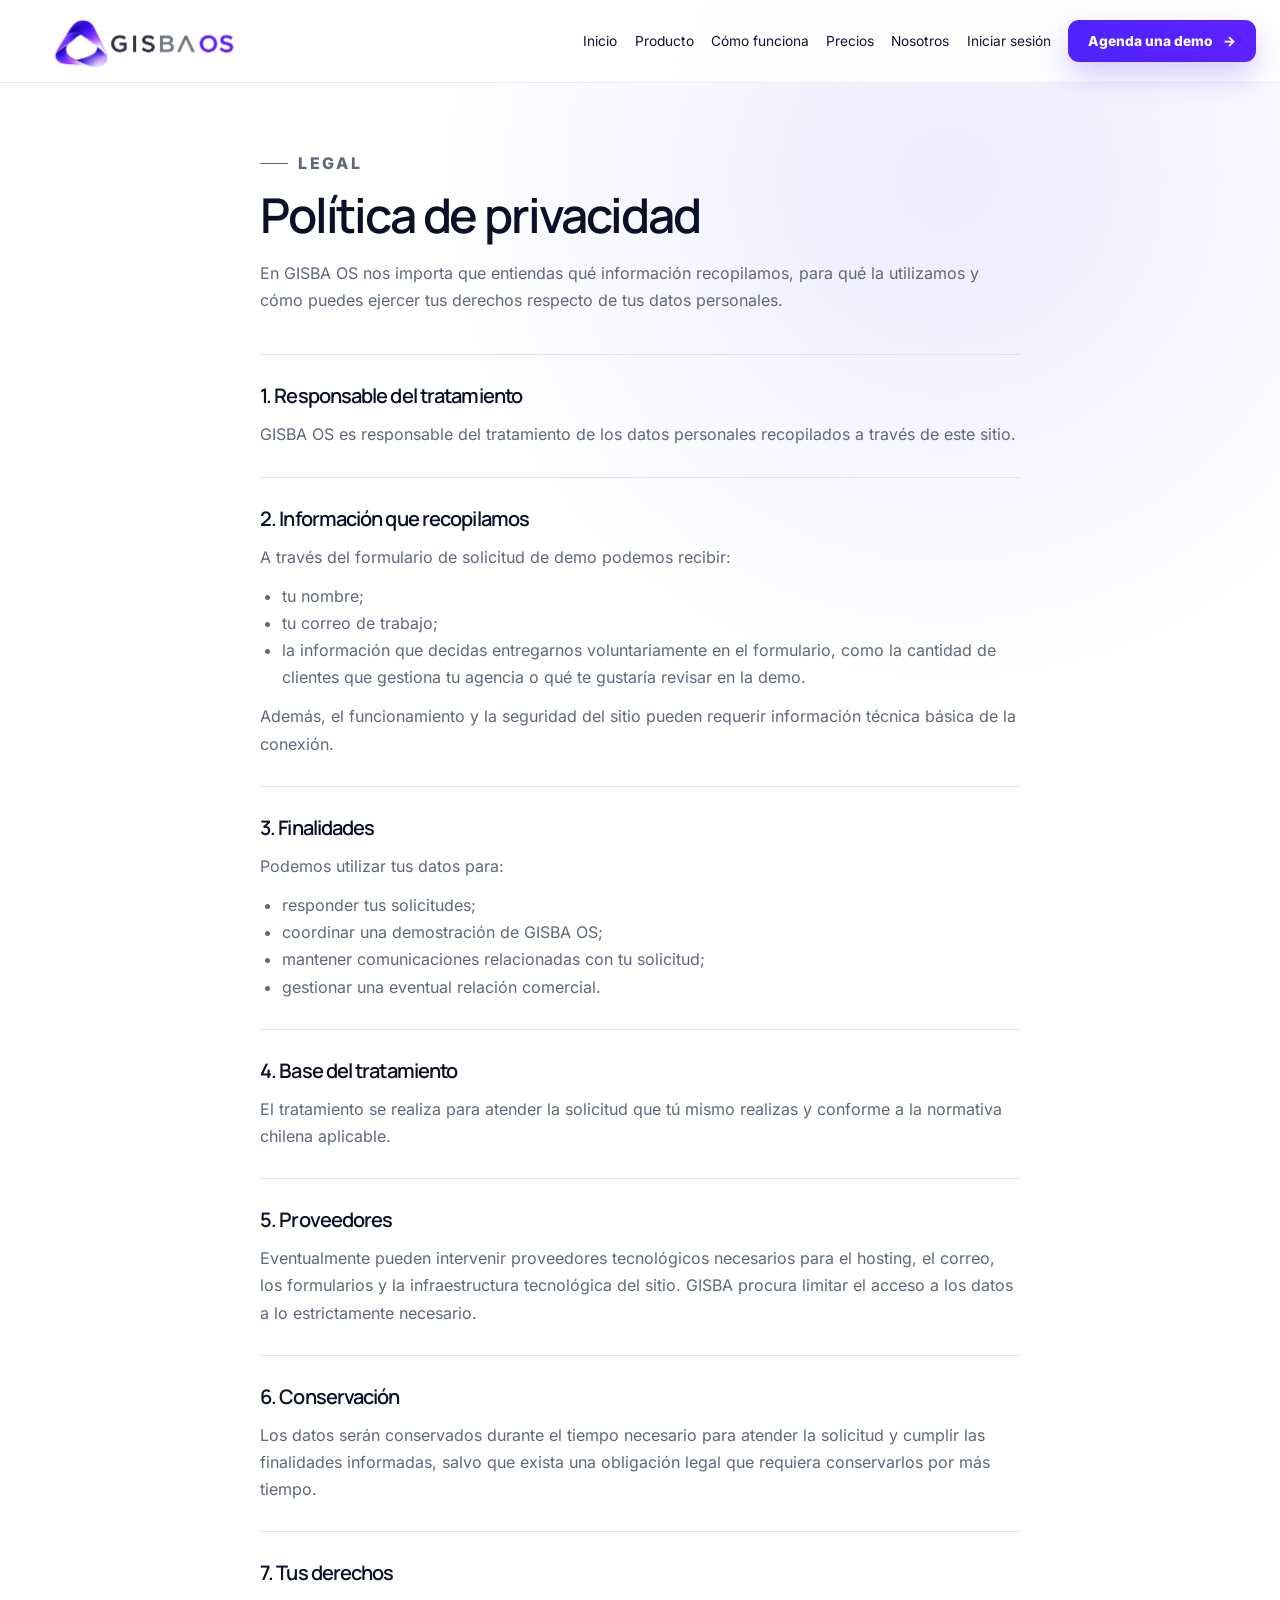
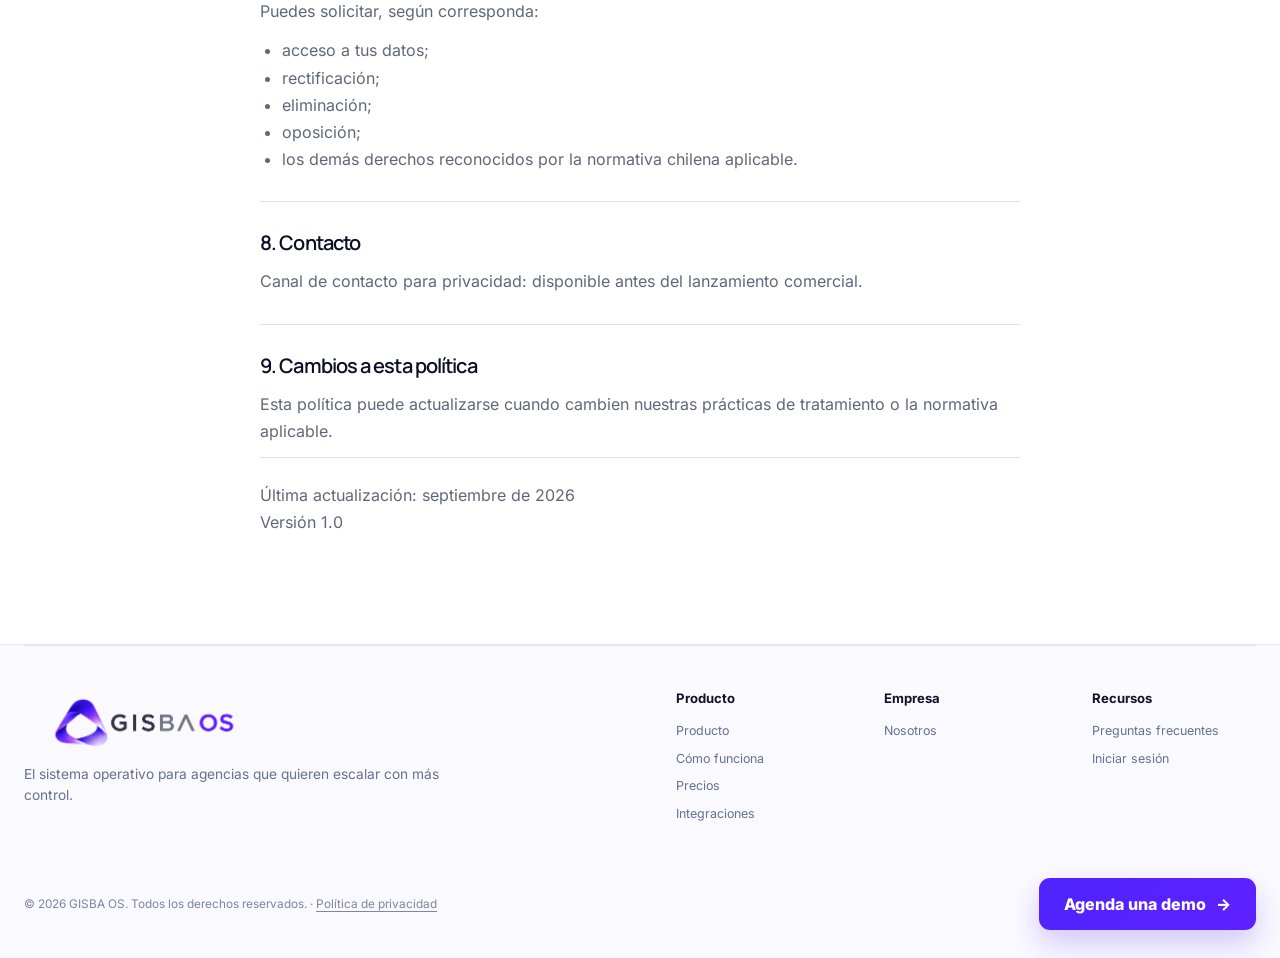
<file: privacidad.html>
<!doctype html>
<html lang="es">
<head>
  <meta charset="utf-8">
  <meta name="viewport" content="width=device-width, initial-scale=1">
  <title>Política de privacidad | GISBA OS</title>
  <meta name="description" content="Conoce cómo GISBA OS trata los datos personales recopilados a través de gisba.cl y cómo puedes ejercer tus derechos.">
  <link rel="canonical" href="https://gisba.cl/privacidad.html">
  <meta property="og:title" content="Política de privacidad | GISBA OS">
  <meta property="og:description" content="Información sobre el tratamiento de datos personales en GISBA OS.">
  <meta property="og:type" content="website">
  <meta property="og:url" content="https://gisba.cl/privacidad.html">
  <meta property="og:site_name" content="GISBA OS">
  <meta property="og:locale" content="es_CL">
  <meta property="og:image" content="https://gisba.cl/assets/gisba-hero-motion.jpg">
  <meta property="og:image:width" content="1280">
  <meta property="og:image:height" content="511">
  <meta property="og:image:alt" content="Vista de GISBA OS, software para agencias de marketing">
  <meta name="twitter:card" content="summary_large_image">
  <meta name="twitter:title" content="Política de privacidad | GISBA OS">
  <meta name="twitter:description" content="Información sobre el tratamiento de datos personales en GISBA OS.">
  <meta name="twitter:image" content="https://gisba.cl/assets/gisba-hero-motion.jpg">
  <meta name="theme-color" content="#ffffff">
  <link rel="icon" type="image/svg+xml" href="data:image/svg+xml,%3Csvg xmlns='http://www.w3.org/2000/svg' viewBox='0 0 64 64'%3E%3Crect width='64' height='64' rx='15' fill='%23080712'/%3E%3Cpath d='M15 43 31 13c2-4 7-4 10 0l9 17c3 6-1 13-8 13H15Zm11-5h16c2 0 3-2 2-4l-7-14c-1-2-3-2-4 0Z' fill='%238a5cff'/%3E%3C/svg%3E">
  <script>document.documentElement.classList.add("js")</script>
  <link rel="stylesheet" href="styles.css?v=a4dd175c">
  <script src="script.js?v=836da554" defer></script>
</head>
<body class="inner-page legal-page">
  <svg class="shape-defs" aria-hidden="true" focusable="false">
    <defs>
      <clipPath id="gisba-frame-shape" clipPathUnits="objectBoundingBox">
        <path d="M .045 0 H .955 Q 1 0 1 .06 V .82 Q 1 .88 .94 .88 H .75 C .71 .88 .69 .9 .665 .935 L .635 .977 Q .615 1 .565 1 H .045 Q 0 1 0 .94 V .06 Q 0 0 .045 0 Z"/>
      </clipPath>
    </defs>
  </svg>
  <a class="skip-link" href="#contenido">Saltar al contenido</a>

  <header class="site-header scrolled" data-header>
    <div class="container nav-shell">
      <a class="brand brand-banner-link" href="index.html" aria-label="GISBA OS, ir al inicio">
        <img class="header-brand-banner" src="assets/gisba-os-brand-banner-v6.png" width="2172" height="724" alt="GISBA OS">
      </a>
      <button class="menu-button" type="button" aria-expanded="false" aria-controls="nav-principal" data-menu-button>
        <span class="sr-only">Abrir menú</span><span></span><span></span>
      </button>
      <nav id="nav-principal" class="main-nav" aria-label="Navegación principal" data-menu>
        <a href="index.html">Inicio</a>
        <a href="servicios.html">Producto</a>
        <a href="como-trabajamos.html">Cómo funciona</a>
        <a href="precios.html">Precios</a>
        <a href="nosotros.html">Nosotros</a>
        <a class="nav-login" href="#" aria-label="Iniciar sesión" data-cta="login" data-event="login_click">Iniciar sesión</a>
        <a class="button button-small button-solid" href="index.html#contacto" data-cta="demo" data-event="demo_cta_click" data-location="navbar">Agenda una demo <span aria-hidden="true">→</span></a>
      </nav>
    </div>
  </header>

  <main id="contenido">
    <article class="section legal-page-main" aria-labelledby="legal-title">
      <div class="container legal-shell">
        <header class="legal-header">
          <p class="eyebrow"><span></span> Legal</p>
          <h1 id="legal-title">Política de privacidad</h1>
          <p class="legal-intro">En GISBA OS nos importa que entiendas qué información recopilamos, para qué la utilizamos y cómo puedes ejercer tus derechos respecto de tus datos personales.</p>
        </header>

        <section aria-labelledby="l1">
          <h2 id="l1">1. Responsable del tratamiento</h2>
          <!-- TODO (antes del lanzamiento): completar razon social, RUT, domicilio y representante legal del responsable. No mostrar datos hasta tenerlos confirmados. -->
          <p>GISBA OS es responsable del tratamiento de los datos personales recopilados a través de este sitio.</p>
        </section>

        <section aria-labelledby="l2">
          <h2 id="l2">2. Información que recopilamos</h2>
          <p>A través del formulario de solicitud de demo podemos recibir:</p>
          <ul>
            <li>tu nombre;</li>
            <li>tu correo de trabajo;</li>
            <li>la información que decidas entregarnos voluntariamente en el formulario, como la cantidad de clientes que gestiona tu agencia o qué te gustaría revisar en la demo.</li>
          </ul>
          <p>Además, el funcionamiento y la seguridad del sitio pueden requerir información técnica básica de la conexión.</p>
        </section>

        <section aria-labelledby="l3">
          <h2 id="l3">3. Finalidades</h2>
          <p>Podemos utilizar tus datos para:</p>
          <ul>
            <li>responder tus solicitudes;</li>
            <li>coordinar una demostración de GISBA OS;</li>
            <li>mantener comunicaciones relacionadas con tu solicitud;</li>
            <li>gestionar una eventual relación comercial.</li>
          </ul>
        </section>

        <section aria-labelledby="l4">
          <h2 id="l4">4. Base del tratamiento</h2>
          <p>El tratamiento se realiza para atender la solicitud que tú mismo realizas y conforme a la normativa chilena aplicable.</p>
        </section>

        <section aria-labelledby="l5">
          <h2 id="l5">5. Proveedores</h2>
          <p>Eventualmente pueden intervenir proveedores tecnológicos necesarios para el hosting, el correo, los formularios y la infraestructura tecnológica del sitio. GISBA procura limitar el acceso a los datos a lo estrictamente necesario.</p>
        </section>

        <section aria-labelledby="l6">
          <h2 id="l6">6. Conservación</h2>
          <p>Los datos serán conservados durante el tiempo necesario para atender la solicitud y cumplir las finalidades informadas, salvo que exista una obligación legal que requiera conservarlos por más tiempo.</p>
        </section>

        <section aria-labelledby="l7">
          <h2 id="l7">7. Tus derechos</h2>
          <p>Puedes solicitar, según corresponda:</p>
          <ul>
            <li>acceso a tus datos;</li>
            <li>rectificación;</li>
            <li>eliminación;</li>
            <li>oposición;</li>
            <li>los demás derechos reconocidos por la normativa chilena aplicable.</li>
          </ul>
        </section>

        <section aria-labelledby="l8">
          <h2 id="l8">8. Contacto</h2>
          <!-- TODO: reemplazar con contacto@gisba.cl cuando el correo corporativo este operativo. -->
          <p>Canal de contacto para privacidad: disponible antes del lanzamiento comercial.</p>
        </section>

        <section aria-labelledby="l9">
          <h2 id="l9">9. Cambios a esta política</h2>
          <p>Esta política puede actualizarse cuando cambien nuestras prácticas de tratamiento o la normativa aplicable.</p>
        </section>

        <p class="legal-meta">Última actualización: septiembre de 2026<br>Versión 1.0</p>
      </div>
    </article>
  </main>

  <footer class="site-footer closing-footer">

    <div class="container closing-footer-bottom">
      <div class="closing-brand">
        <a class="closing-brand-lockup" href="index.html" aria-label="GISBA OS, ir al inicio"><img src="assets/gisba-os-brand-banner-v6.png" width="2172" height="724" alt="GISBA OS"></a>
        <p>El sistema operativo para agencias que quieren escalar con más control.</p>
      </div>
      <nav class="closing-links" aria-label="Enlaces del pie de página">
        <div><strong>Producto</strong><a href="servicios.html">Producto</a><a href="como-trabajamos.html">Cómo funciona</a><a href="precios.html">Precios</a><a href="index.html#integraciones">Integraciones</a></div>
        <div><strong>Empresa</strong><a href="nosotros.html">Nosotros</a></div>
        <div><strong>Recursos</strong><a href="preguntas.html">Preguntas frecuentes</a><a href="#" data-cta="login" data-event="login_click" data-location="footer">Iniciar sesión</a></div>
      </nav>
      <div class="closing-footer-cta"><a class="button button-solid" href="index.html#contacto" data-cta="demo" data-event="demo_cta_click" data-location="footer">Agenda una demo <span aria-hidden="true">→</span></a></div>
      <p class="closing-copyright">© <span data-year></span> GISBA OS. Todos los derechos reservados. <span aria-hidden="true">·</span> <a href="privacidad.html">Política de privacidad</a></p>
    </div>
  </footer>
</body>
</html>
</file>
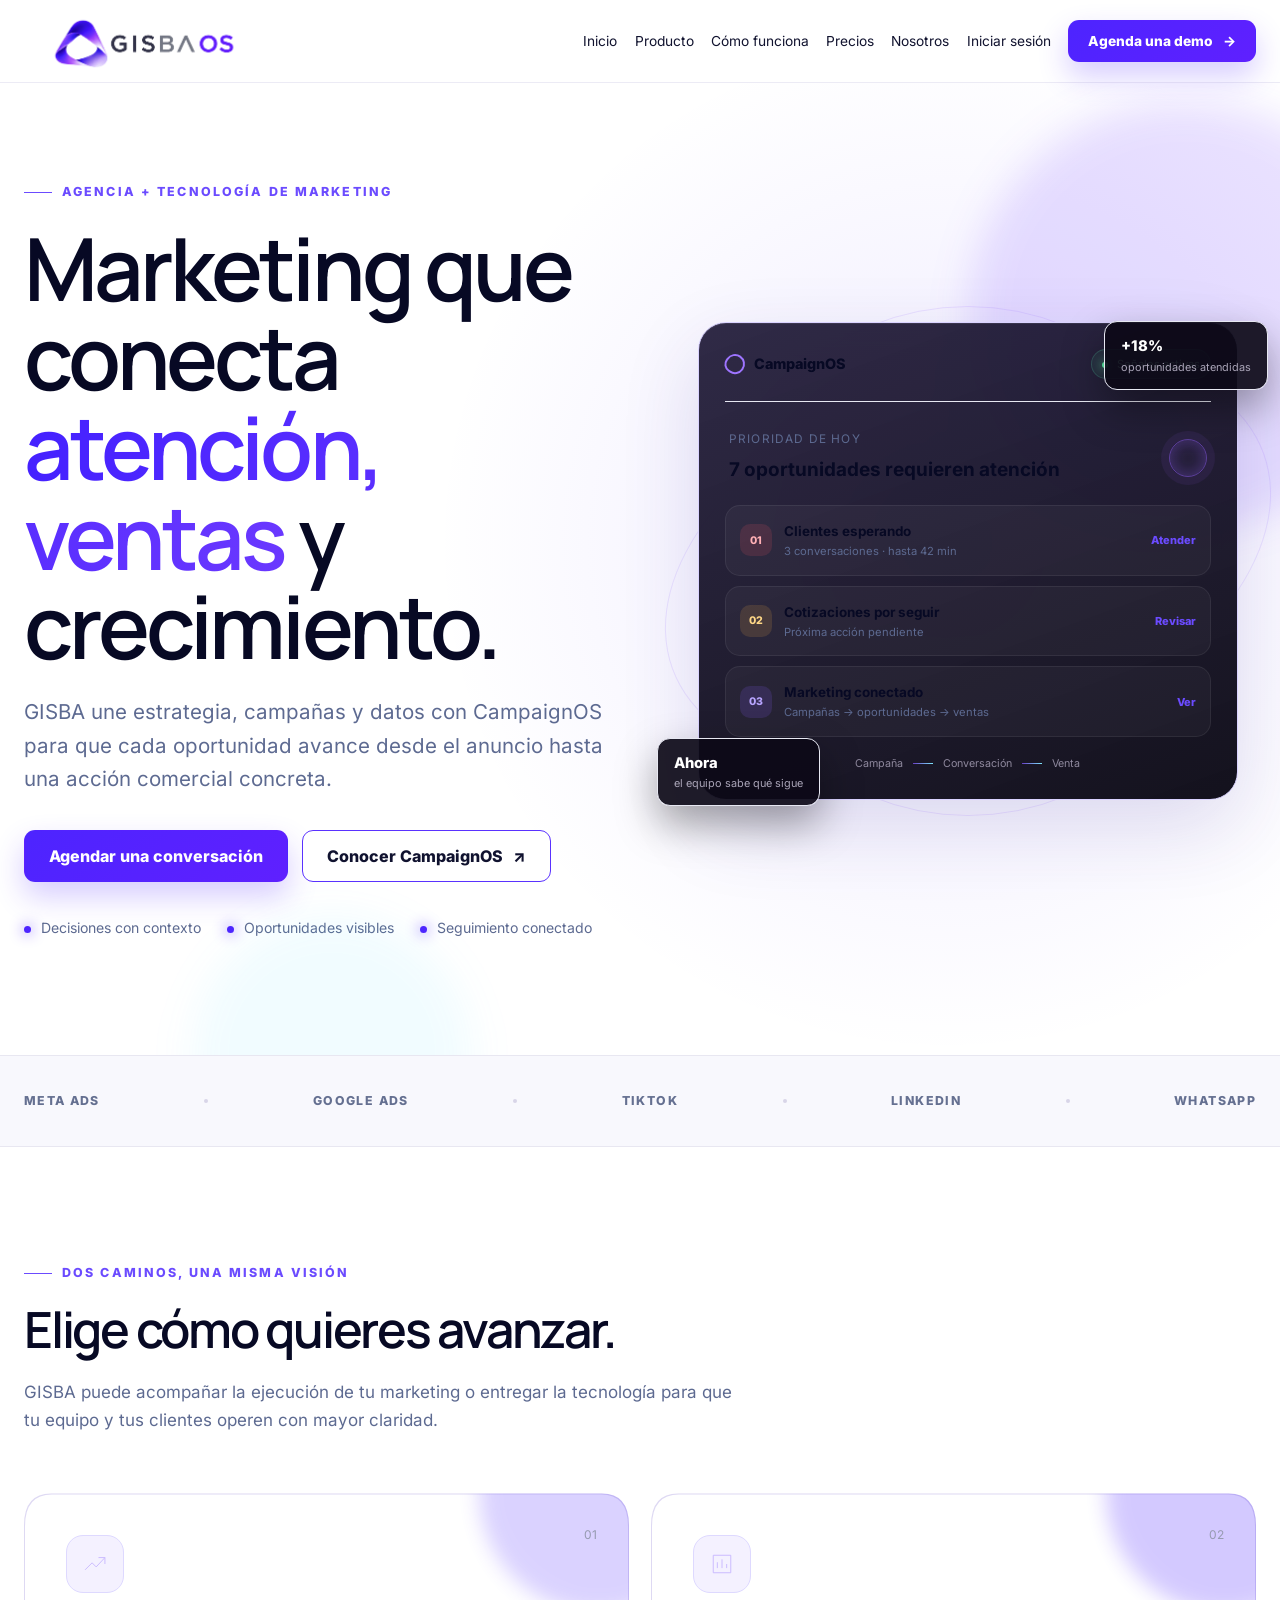
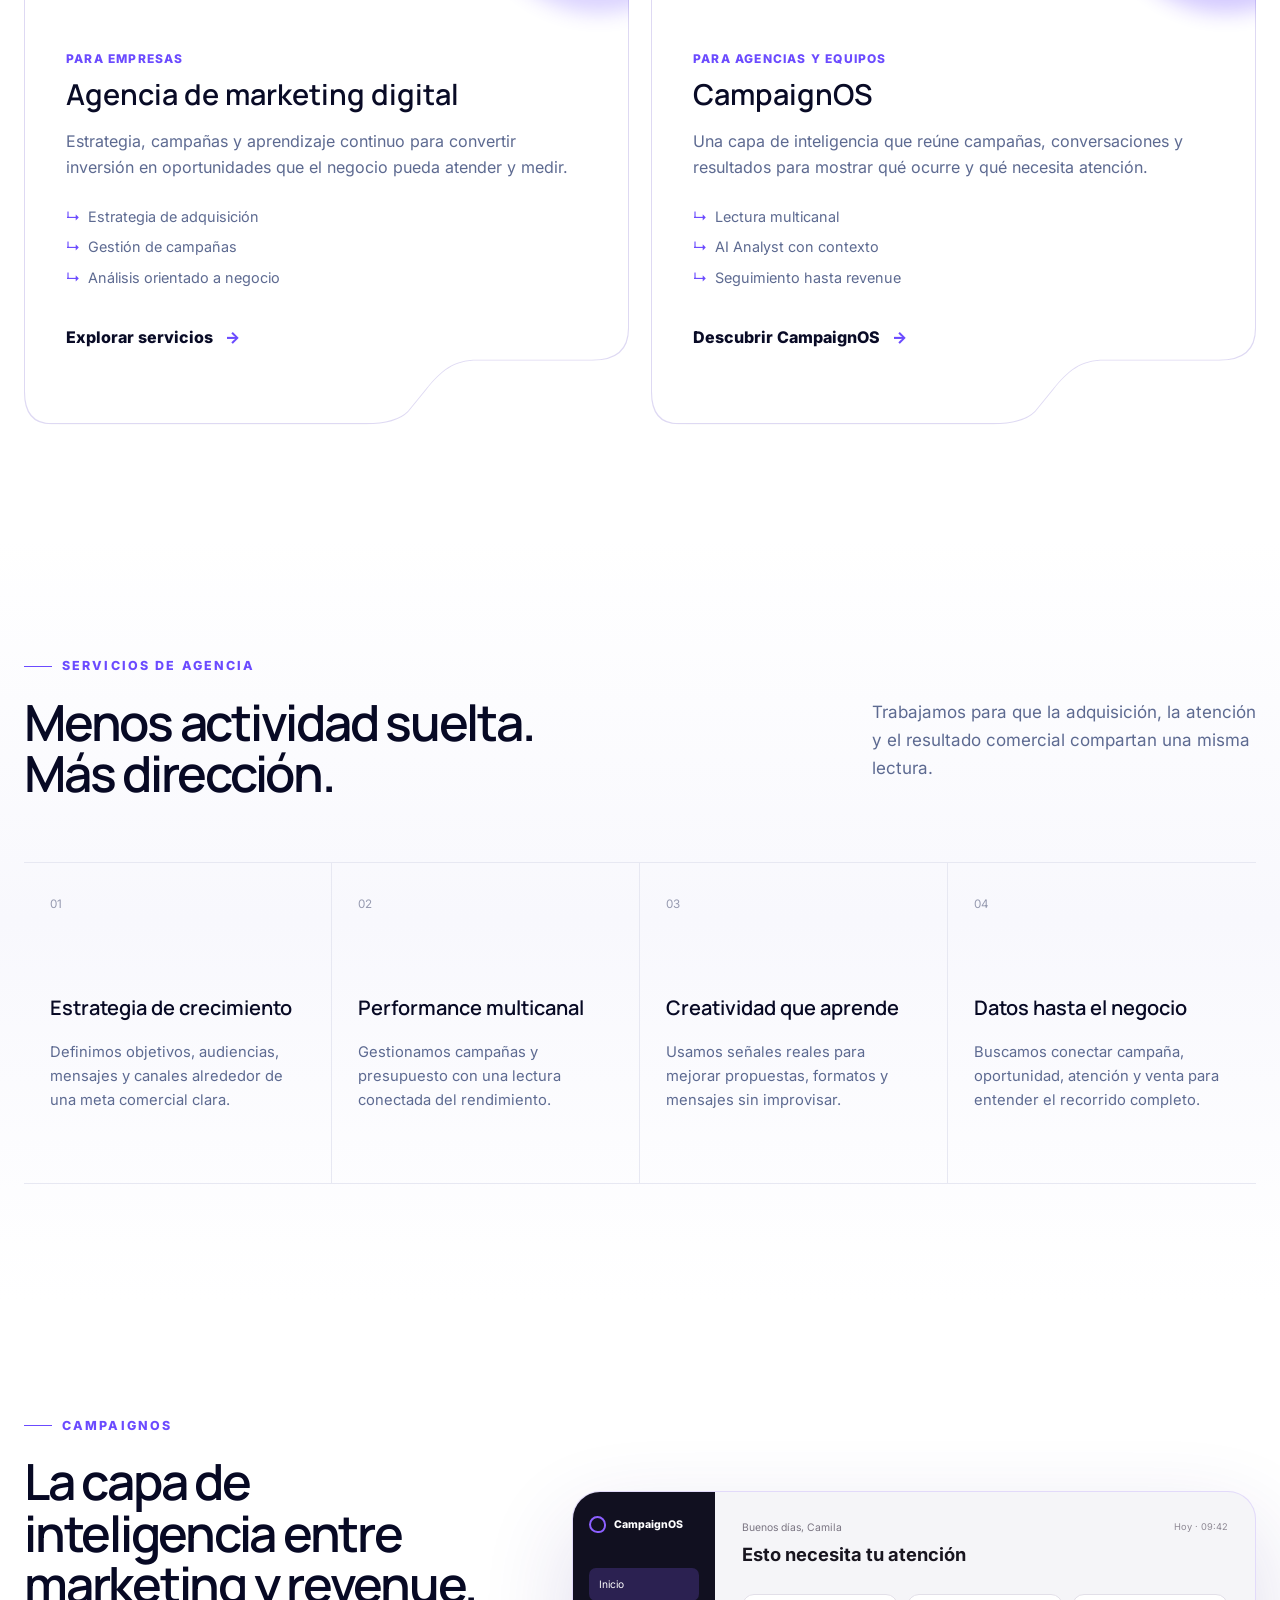
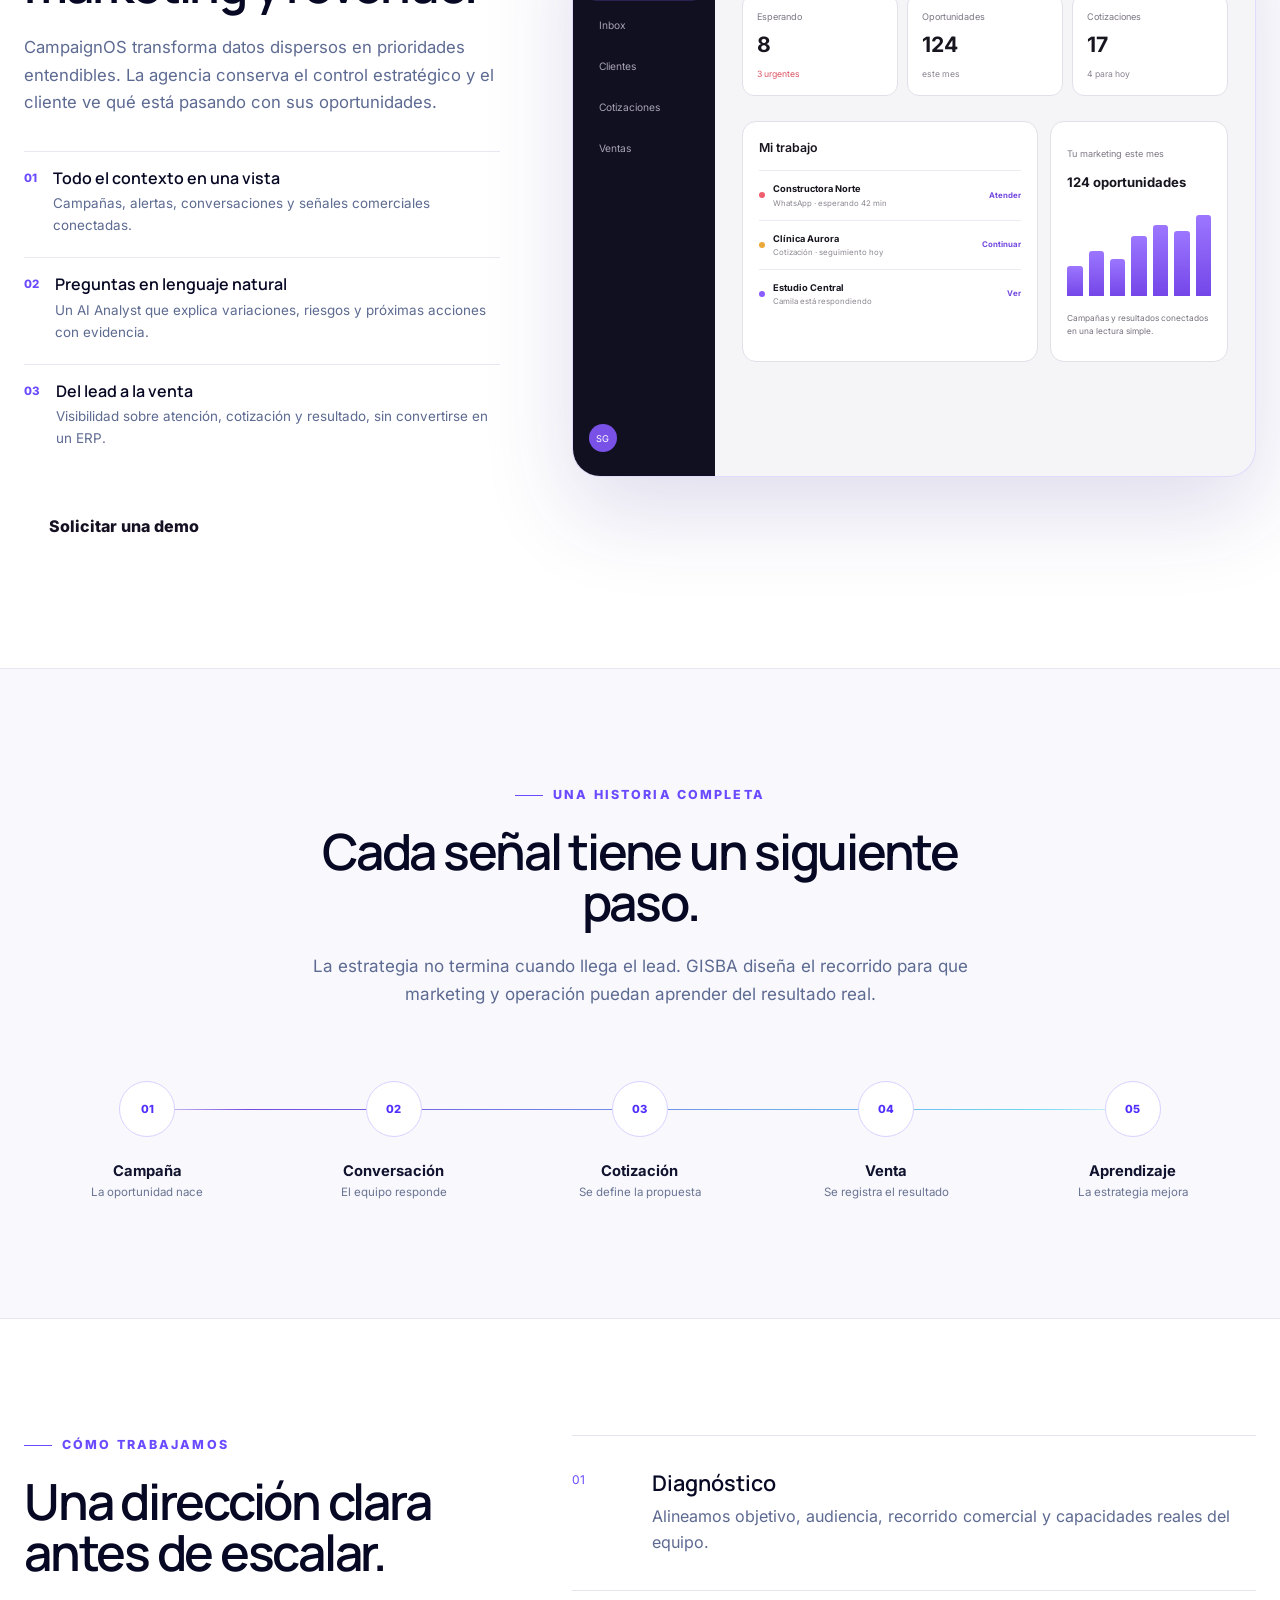
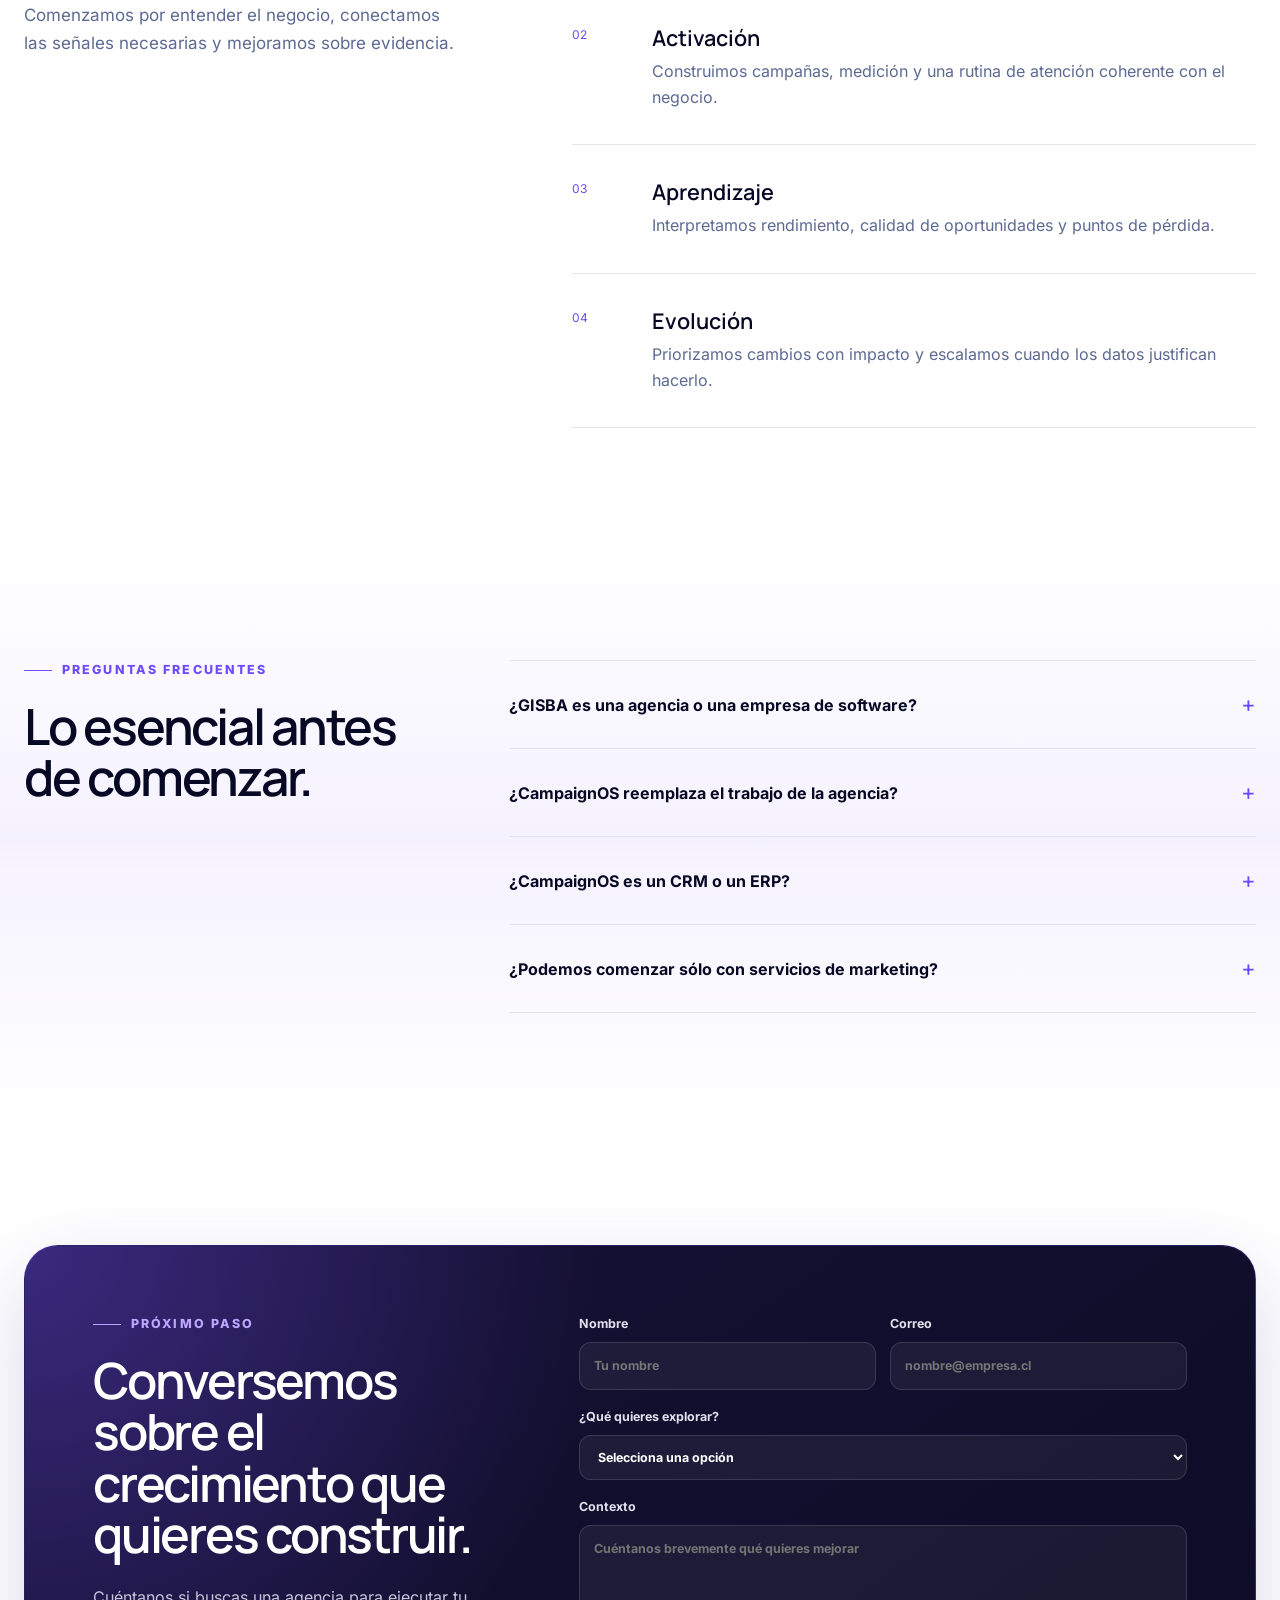
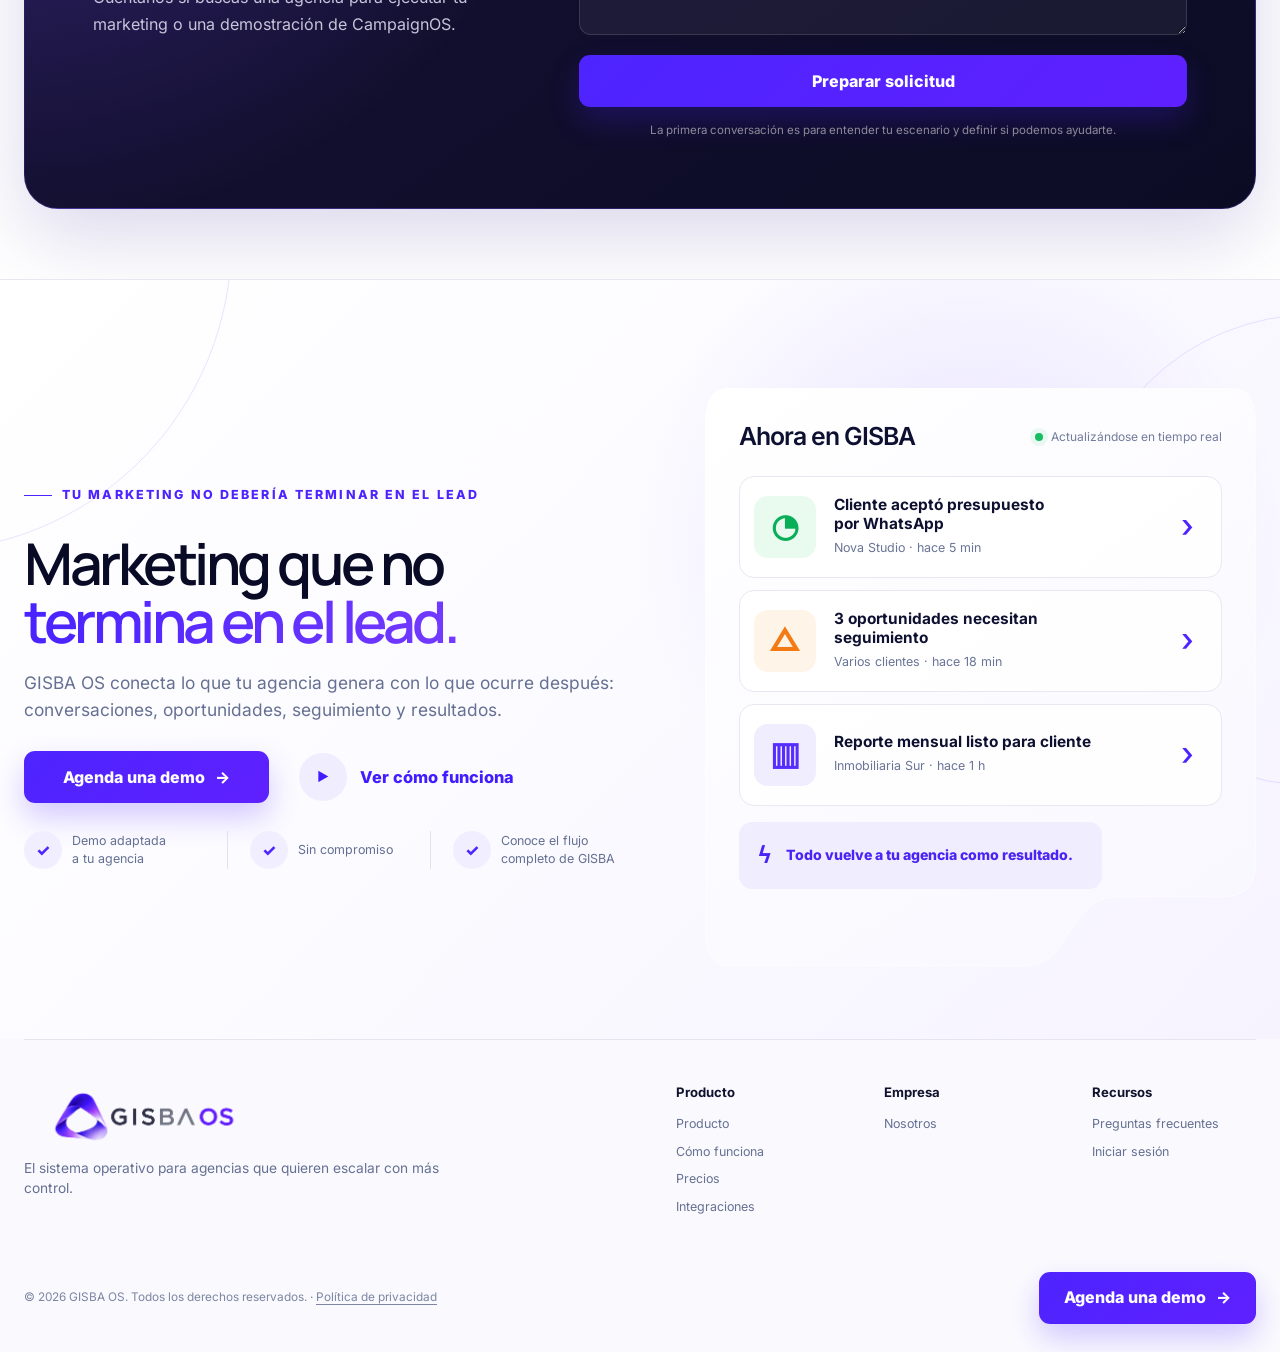
<file: propuesta-2.html>
<!doctype html>
<html lang="es">
<head>
  <meta charset="utf-8">
  <meta name="viewport" content="width=device-width, initial-scale=1">
  <meta name="robots" content="noindex, nofollow">
  <title>GISBA | Propuesta 2</title>
  <meta name="description" content="GISBA combina estrategia de marketing digital y CampaignOS para conectar inversión, oportunidades, atención y ventas.">
  <meta name="theme-color" content="#ffffff">
  <meta property="og:title" content="GISBA | Marketing, datos y decisiones conectadas">
  <meta property="og:description" content="Estrategia de marketing digital y tecnología para transformar oportunidades en crecimiento medible.">
  <meta property="og:type" content="website">
  <meta name="twitter:card" content="summary">
  <link rel="icon" type="image/svg+xml" href="data:image/svg+xml,%3Csvg xmlns='http://www.w3.org/2000/svg' viewBox='0 0 64 64'%3E%3Crect width='64' height='64' rx='15' fill='%23080712'/%3E%3Cpath d='M15 43 31 13c2-4 7-4 10 0l9 17c3 6-1 13-8 13H15Zm11-5h16c2 0 3-2 2-4l-7-14c-1-2-3-2-4 0Z' fill='%238a5cff'/%3E%3C/svg%3E">
  <script>document.documentElement.classList.add("js")</script>
  <link rel="stylesheet" href="styles.css?v=a4dd175c">
  <script src="script.js?v=836da554" defer></script>
</head>
<body>
  <svg class="shape-defs" aria-hidden="true" focusable="false">
    <defs>
      <clipPath id="gisba-frame-shape" clipPathUnits="objectBoundingBox">
        <path d="M .045 0 H .955 Q 1 0 1 .06 V .82 Q 1 .88 .94 .88 H .75 C .71 .88 .69 .9 .665 .935 L .635 .977 Q .615 1 .565 1 H .045 Q 0 1 0 .94 V .06 Q 0 0 .045 0 Z"/>
      </clipPath>
    </defs>
  </svg>
  <a class="skip-link" href="#contenido">Saltar al contenido</a>

  <header class="site-header" data-header>
    <div class="container nav-shell">
      <a class="brand brand-banner-link" href="#inicio" aria-label="GISBA OS, ir al inicio">
        <img class="header-brand-banner" src="assets/gisba-os-brand-banner-v6.png" width="2172" height="724" alt="GISBA OS">
      </a>

      <button class="menu-button" type="button" aria-expanded="false" aria-controls="nav-principal" data-menu-button>
        <span class="sr-only">Abrir menú</span>
        <span></span><span></span>
      </button>

      <nav id="nav-principal" class="main-nav" aria-label="Navegación principal" data-menu>
        <a href="index.html">Inicio</a>
        <a href="servicios.html">Producto</a>
        <a href="como-trabajamos.html">Cómo funciona</a>
        <a href="precios.html">Precios</a>
        <a href="nosotros.html">Nosotros</a>
        <a class="nav-login" href="#" aria-label="Iniciar sesión" data-cta="login" data-event="login_click">Iniciar sesión</a>
        <a class="button button-small button-solid" href="#contacto" data-cta="demo" data-event="demo_cta_click" data-location="navbar">Agenda una demo <span aria-hidden="true">→</span></a>
      </nav>
    </div>
  </header>

  <main id="contenido">
    <section id="inicio" class="hero section">
      <div class="hero-glow hero-glow-one" aria-hidden="true"></div>
      <div class="hero-glow hero-glow-two" aria-hidden="true"></div>
      <div class="container hero-grid">
        <div class="hero-copy reveal">
          <p class="eyebrow"><span></span> Agencia + tecnología de marketing</p>
          <h1>Marketing que conecta <em>atención, ventas</em> y crecimiento.</h1>
          <p class="hero-lead">GISBA une estrategia, campañas y datos con CampaignOS para que cada oportunidad avance desde el anuncio hasta una acción comercial concreta.</p>
          <div class="hero-actions">
            <a class="button button-solid" href="#contacto">Agendar una conversación</a>
            <a class="button button-ghost" href="servicios.html">Conocer CampaignOS <span aria-hidden="true">↗</span></a>
          </div>
          <ul class="hero-points" aria-label="Principales beneficios">
            <li>Decisiones con contexto</li>
            <li>Oportunidades visibles</li>
            <li>Seguimiento conectado</li>
          </ul>
        </div>

        <div class="hero-visual reveal" aria-label="Vista conceptual de CampaignOS">
          <div class="orbit orbit-one" aria-hidden="true"></div>
          <div class="orbit orbit-two" aria-hidden="true"></div>
          <div class="signal-panel">
            <div class="panel-topbar">
              <div class="mini-brand"><span class="mini-mark"></span> CampaignOS</div>
              <span class="live-pill"><i></i> Señales activas</span>
            </div>
            <div class="signal-heading">
              <div>
                <span class="signal-kicker">Prioridad de hoy</span>
                <strong>7 oportunidades requieren atención</strong>
              </div>
              <span class="pulse-ring" aria-hidden="true"></span>
            </div>
            <div class="signal-list">
              <article class="signal-item critical">
                <span class="signal-icon">01</span>
                <div><strong>Clientes esperando</strong><small>3 conversaciones · hasta 42 min</small></div>
                <span class="signal-action">Atender</span>
              </article>
              <article class="signal-item warning">
                <span class="signal-icon">02</span>
                <div><strong>Cotizaciones por seguir</strong><small>Próxima acción pendiente</small></div>
                <span class="signal-action">Revisar</span>
              </article>
              <article class="signal-item good">
                <span class="signal-icon">03</span>
                <div><strong>Marketing conectado</strong><small>Campañas → oportunidades → ventas</small></div>
                <span class="signal-action">Ver</span>
              </article>
            </div>
            <div class="flow-line" aria-label="Flujo conectado">
              <span>Campaña</span><i></i><span>Conversación</span><i></i><span>Venta</span>
            </div>
          </div>
          <div class="floating-card floating-card-a"><span>+18%</span> oportunidades atendidas</div>
          <div class="floating-card floating-card-b"><span>Ahora</span> el equipo sabe qué sigue</div>
        </div>
      </div>
    </section>

    <section class="channel-bar" aria-label="Canales que pueden formar parte de la estrategia">
      <div class="container channels">
        <span>Meta Ads</span><i></i><span>Google Ads</span><i></i><span>TikTok</span><i></i><span>LinkedIn</span><i></i><span>WhatsApp</span>
      </div>
    </section>

    <section class="section pathways" aria-labelledby="pathways-title">
      <div class="container">
        <div class="section-heading reveal">
          <p class="eyebrow"><span></span> Dos caminos, una misma visión</p>
          <h2 id="pathways-title">Elige cómo quieres avanzar.</h2>
          <p>GISBA puede acompañar la ejecución de tu marketing o entregar la tecnología para que tu equipo y tus clientes operen con mayor claridad.</p>
        </div>
        <div class="path-grid">
          <article class="path-card path-agency reveal">
            <span class="card-number">01</span>
            <div class="path-icon" aria-hidden="true">
              <svg viewBox="0 0 48 48"><path d="M7 34 19 22l7 7 15-16"/><path d="M30 13h11v11"/></svg>
            </div>
            <p class="card-label">Para empresas</p>
            <h3>Agencia de marketing digital</h3>
            <p>Estrategia, campañas y aprendizaje continuo para convertir inversión en oportunidades que el negocio pueda atender y medir.</p>
            <ul>
              <li>Estrategia de adquisición</li>
              <li>Gestión de campañas</li>
              <li>Análisis orientado a negocio</li>
            </ul>
            <a href="servicios.html">Explorar servicios <span aria-hidden="true">→</span></a>
          </article>

          <article class="path-card path-product reveal">
            <span class="card-number">02</span>
            <div class="path-icon" aria-hidden="true">
              <svg viewBox="0 0 48 48"><path d="M9 9h30v30H9z"/><path d="M16 31V21m8 10V16m8 15v-7"/></svg>
            </div>
            <p class="card-label">Para agencias y equipos</p>
            <h3>CampaignOS</h3>
            <p>Una capa de inteligencia que reúne campañas, conversaciones y resultados para mostrar qué ocurre y qué necesita atención.</p>
            <ul>
              <li>Lectura multicanal</li>
              <li>AI Analyst con contexto</li>
              <li>Seguimiento hasta revenue</li>
            </ul>
            <a href="servicios.html">Descubrir CampaignOS <span aria-hidden="true">→</span></a>
          </article>
        </div>
      </div>
    </section>

    <section id="servicios" class="section services" aria-labelledby="services-title">
      <div class="container">
        <div class="split-heading reveal">
          <div>
            <p class="eyebrow"><span></span> Servicios de agencia</p>
            <h2 id="services-title">Menos actividad suelta.<br>Más dirección.</h2>
          </div>
          <p>Trabajamos para que la adquisición, la atención y el resultado comercial compartan una misma lectura.</p>
        </div>

        <div class="services-grid">
          <article class="service-card reveal">
            <span class="service-index">01</span>
            <h3>Estrategia de crecimiento</h3>
            <p>Definimos objetivos, audiencias, mensajes y canales alrededor de una meta comercial clara.</p>
          </article>
          <article class="service-card reveal">
            <span class="service-index">02</span>
            <h3>Performance multicanal</h3>
            <p>Gestionamos campañas y presupuesto con una lectura conectada del rendimiento.</p>
          </article>
          <article class="service-card reveal">
            <span class="service-index">03</span>
            <h3>Creatividad que aprende</h3>
            <p>Usamos señales reales para mejorar propuestas, formatos y mensajes sin improvisar.</p>
          </article>
          <article class="service-card reveal">
            <span class="service-index">04</span>
            <h3>Datos hasta el negocio</h3>
            <p>Buscamos conectar campaña, oportunidad, atención y venta para entender el recorrido completo.</p>
          </article>
        </div>
      </div>
    </section>

    <section id="campaignos" class="section product-section" aria-labelledby="product-title">
      <div class="container product-shell">
        <div class="product-copy reveal">
          <p class="eyebrow"><span></span> CampaignOS</p>
          <h2 id="product-title">La capa de inteligencia entre marketing y revenue.</h2>
          <p>CampaignOS transforma datos dispersos en prioridades entendibles. La agencia conserva el control estratégico y el cliente ve qué está pasando con sus oportunidades.</p>
          <div class="feature-stack">
            <article>
              <span>01</span>
              <div><h3>Todo el contexto en una vista</h3><p>Campañas, alertas, conversaciones y señales comerciales conectadas.</p></div>
            </article>
            <article>
              <span>02</span>
              <div><h3>Preguntas en lenguaje natural</h3><p>Un AI Analyst que explica variaciones, riesgos y próximas acciones con evidencia.</p></div>
            </article>
            <article>
              <span>03</span>
              <div><h3>Del lead a la venta</h3><p>Visibilidad sobre atención, cotización y resultado, sin convertirse en un ERP.</p></div>
            </article>
          </div>
          <a class="button button-light" href="#contacto">Solicitar una demo</a>
        </div>

        <div class="product-console reveal" aria-label="Representación conceptual de CampaignOS">
          <div class="console-nav">
            <div class="console-logo"><span></span> CampaignOS</div>
            <ul aria-hidden="true">
              <li class="active">Inicio</li><li>Inbox</li><li>Clientes</li><li>Cotizaciones</li><li>Ventas</li>
            </ul>
            <div class="console-user">SG</div>
          </div>
          <div class="console-main">
            <div class="console-header"><div><small>Buenos días, Camila</small><strong>Esto necesita tu atención</strong></div><span>Hoy · 09:42</span></div>
            <div class="console-stats">
              <div><small>Esperando</small><strong>8</strong><span class="stat-alert">3 urgentes</span></div>
              <div><small>Oportunidades</small><strong>124</strong><span>este mes</span></div>
              <div><small>Cotizaciones</small><strong>17</strong><span>4 para hoy</span></div>
            </div>
            <div class="console-work">
              <div class="work-list">
                <h4>Mi trabajo</h4>
                <article><i class="status-red"></i><div><strong>Constructora Norte</strong><small>WhatsApp · esperando 42 min</small></div><span>Atender</span></article>
                <article><i class="status-amber"></i><div><strong>Clínica Aurora</strong><small>Cotización · seguimiento hoy</small></div><span>Continuar</span></article>
                <article><i class="status-violet"></i><div><strong>Estudio Central</strong><small>Camila está respondiendo</small></div><span>Ver</span></article>
              </div>
              <div class="marketing-card">
                <small>Tu marketing este mes</small>
                <strong>124 oportunidades</strong>
                <div class="mini-chart"><i style="height:35%"></i><i style="height:52%"></i><i style="height:43%"></i><i style="height:70%"></i><i style="height:83%"></i><i style="height:76%"></i><i style="height:94%"></i></div>
                <p>Campañas y resultados conectados en una lectura simple.</p>
              </div>
            </div>
          </div>
        </div>
      </div>
    </section>

    <section class="section connection" aria-labelledby="connection-title">
      <div class="container">
        <div class="section-heading centered reveal">
          <p class="eyebrow"><span></span> Una historia completa</p>
          <h2 id="connection-title">Cada señal tiene un siguiente paso.</h2>
          <p>La estrategia no termina cuando llega el lead. GISBA diseña el recorrido para que marketing y operación puedan aprender del resultado real.</p>
        </div>
        <ol class="journey reveal">
          <li><span>01</span><strong>Campaña</strong><small>La oportunidad nace</small></li>
          <li><span>02</span><strong>Conversación</strong><small>El equipo responde</small></li>
          <li><span>03</span><strong>Cotización</strong><small>Se define la propuesta</small></li>
          <li><span>04</span><strong>Venta</strong><small>Se registra el resultado</small></li>
          <li><span>05</span><strong>Aprendizaje</strong><small>La estrategia mejora</small></li>
        </ol>
      </div>
    </section>

    <section id="metodo" class="section method" aria-labelledby="method-title">
      <div class="container method-grid">
        <div class="method-intro reveal">
          <p class="eyebrow"><span></span> Cómo trabajamos</p>
          <h2 id="method-title">Una dirección clara antes de escalar.</h2>
          <p>Comenzamos por entender el negocio, conectamos las señales necesarias y mejoramos sobre evidencia.</p>
        </div>
        <ol class="method-list">
          <li class="reveal"><span>01</span><div><h3>Diagnóstico</h3><p>Alineamos objetivo, audiencia, recorrido comercial y capacidades reales del equipo.</p></div></li>
          <li class="reveal"><span>02</span><div><h3>Activación</h3><p>Construimos campañas, medición y una rutina de atención coherente con el negocio.</p></div></li>
          <li class="reveal"><span>03</span><div><h3>Aprendizaje</h3><p>Interpretamos rendimiento, calidad de oportunidades y puntos de pérdida.</p></div></li>
          <li class="reveal"><span>04</span><div><h3>Evolución</h3><p>Priorizamos cambios con impacto y escalamos cuando los datos justifican hacerlo.</p></div></li>
        </ol>
      </div>
    </section>

    <section id="preguntas" class="section faq" aria-labelledby="faq-title">
      <div class="container faq-grid">
        <div class="faq-intro reveal">
          <p class="eyebrow"><span></span> Preguntas frecuentes</p>
          <h2 id="faq-title">Lo esencial antes de comenzar.</h2>
        </div>
        <div class="faq-list reveal">
          <details>
            <summary>¿GISBA es una agencia o una empresa de software?<span aria-hidden="true">+</span></summary>
            <p>Ambas líneas comparten una misma visión. GISBA presta servicios de marketing digital y desarrolla CampaignOS como plataforma para conectar información, decisiones y resultados.</p>
          </details>
          <details>
            <summary>¿CampaignOS reemplaza el trabajo de la agencia?<span aria-hidden="true">+</span></summary>
            <p>No. CampaignOS ayuda a ordenar señales, explicar resultados y reducir trabajo operativo. La estrategia, la interpretación y las decisiones continúan siendo responsabilidad de las personas.</p>
          </details>
          <details>
            <summary>¿CampaignOS es un CRM o un ERP?<span aria-hidden="true">+</span></summary>
            <p>No busca administrar toda la empresa. Sigue las oportunidades generadas por marketing hasta su resultado y se integra con sistemas especializados cuando corresponde.</p>
          </details>
          <details>
            <summary>¿Podemos comenzar sólo con servicios de marketing?<span aria-hidden="true">+</span></summary>
            <p>Sí. El punto de partida se adapta a la necesidad real: estrategia y campañas, implementación gradual de CampaignOS o una combinación de ambas.</p>
          </details>
        </div>
      </div>
    </section>

    <section id="contacto" class="section contact" aria-labelledby="contact-title">
      <div class="container contact-shell reveal">
        <div class="contact-copy">
          <p class="eyebrow"><span></span> Próximo paso</p>
          <h2 id="contact-title">Conversemos sobre el crecimiento que quieres construir.</h2>
          <p>Cuéntanos si buscas una agencia para ejecutar tu marketing o una demostración de CampaignOS.</p>
        </div>
        <form class="contact-form" data-contact-form>
          <div class="form-row">
            <label>Nombre<input name="nombre" autocomplete="name" required placeholder="Tu nombre"></label>
            <label>Correo<input type="email" name="correo" autocomplete="email" required placeholder="nombre@empresa.cl"></label>
          </div>
          <label>¿Qué quieres explorar?
            <select name="interes" required>
              <option value="">Selecciona una opción</option>
              <option>Servicios de marketing</option>
              <option>Demo de CampaignOS</option>
              <option>Agencia + CampaignOS</option>
            </select>
          </label>
          <label>Contexto<textarea name="mensaje" rows="4" placeholder="Cuéntanos brevemente qué quieres mejorar"></textarea></label>
          <button class="button button-solid" type="submit">Preparar solicitud</button>
          <p class="form-note">La primera conversación es para entender tu escenario y definir si podemos ayudarte.</p>
          <div class="form-result" role="status" aria-live="polite" data-form-result hidden></div>
        </form>
      </div>
    </section>
  </main>

  <footer class="site-footer closing-footer">
    <section id="cierre-gisba" class="closing-cta" aria-labelledby="closing-title">
      <div class="container closing-cta-grid">
        <div class="closing-copy reveal">
          <p class="eyebrow"><span></span> Tu marketing no debería terminar en el lead</p>
          <h2 id="closing-title">Marketing que no<br><em>termina en el lead.</em></h2>
          <p>GISBA OS conecta lo que tu agencia genera con lo que ocurre después: conversaciones, oportunidades, seguimiento y resultados.</p>
          <div class="closing-actions">
            <a class="button button-solid" href="index.html#contacto">Agenda una demo <span aria-hidden="true">→</span></a>
            <a class="closing-demo-link" href="index.html#como-funciona"><span aria-hidden="true">▶</span> Ver cómo funciona</a>
          </div>
          <ul class="closing-proof" aria-label="Condiciones de la demostración">
            <li><span aria-hidden="true">✓</span> Demo adaptada<br>a tu agencia</li>
            <li><span aria-hidden="true">✓</span> Sin compromiso</li>
            <li><span aria-hidden="true">✓</span> Conoce el flujo<br>completo de GISBA</li>
          </ul>
        </div>

        <div class="closing-live-panel reveal" aria-label="Actividad reciente conectada por GISBA OS">
          <div class="closing-panel-head"><h3>Ahora en GISBA</h3><span><i></i> Actualizándose en tiempo real</span></div>
          <div class="closing-events">
            <article>
              <span class="closing-event-icon whatsapp" aria-hidden="true">◔</span>
              <p><strong>Cliente aceptó presupuesto<br>por WhatsApp</strong><small>Nova Studio · hace 5 min</small></p>
              <b aria-hidden="true">›</b>
            </article>
            <article>
              <span class="closing-event-icon warning" aria-hidden="true">△</span>
              <p><strong>3 oportunidades necesitan<br>seguimiento</strong><small>Varios clientes · hace 18 min</small></p>
              <b aria-hidden="true">›</b>
            </article>
            <article>
              <span class="closing-event-icon report" aria-hidden="true">▥</span>
              <p><strong>Reporte mensual listo para cliente</strong><small>Inmobiliaria Sur · hace 1 h</small></p>
              <b aria-hidden="true">›</b>
            </article>
          </div>
          <p class="closing-result"><span aria-hidden="true">ϟ</span> Todo vuelve a tu agencia como resultado.</p>
        </div>
      </div>
    </section>

    <div class="container closing-footer-bottom">
      <div class="closing-brand">
        <a class="closing-brand-lockup" href="index.html" aria-label="GISBA OS, ir al inicio"><img src="assets/gisba-os-brand-banner-v6.png" width="2172" height="724" alt="GISBA OS"></a>
        <p>El sistema operativo para agencias que quieren escalar con más control.</p>
      </div>
      <nav class="closing-links" aria-label="Enlaces del pie de página">
        <div><strong>Producto</strong><a href="servicios.html">Producto</a><a href="como-trabajamos.html">Cómo funciona</a><a href="precios.html">Precios</a><a href="index.html#integraciones">Integraciones</a></div>
        <div><strong>Empresa</strong><a href="nosotros.html">Nosotros</a></div>
        <div><strong>Recursos</strong><a href="preguntas.html">Preguntas frecuentes</a><a href="#" data-cta="login" data-event="login_click" data-location="footer">Iniciar sesión</a></div>
      </nav>
      <div class="closing-footer-cta"><a class="button button-solid" href="#contacto" data-cta="demo" data-event="demo_cta_click" data-location="footer">Agenda una demo <span aria-hidden="true">→</span></a></div>
      <p class="closing-copyright">© <span data-year></span> GISBA OS. Todos los derechos reservados. <span aria-hidden="true">·</span> <a href="privacidad.html">Política de privacidad</a></p>
    </div>
  </footer>
</body>
</html>
</file>
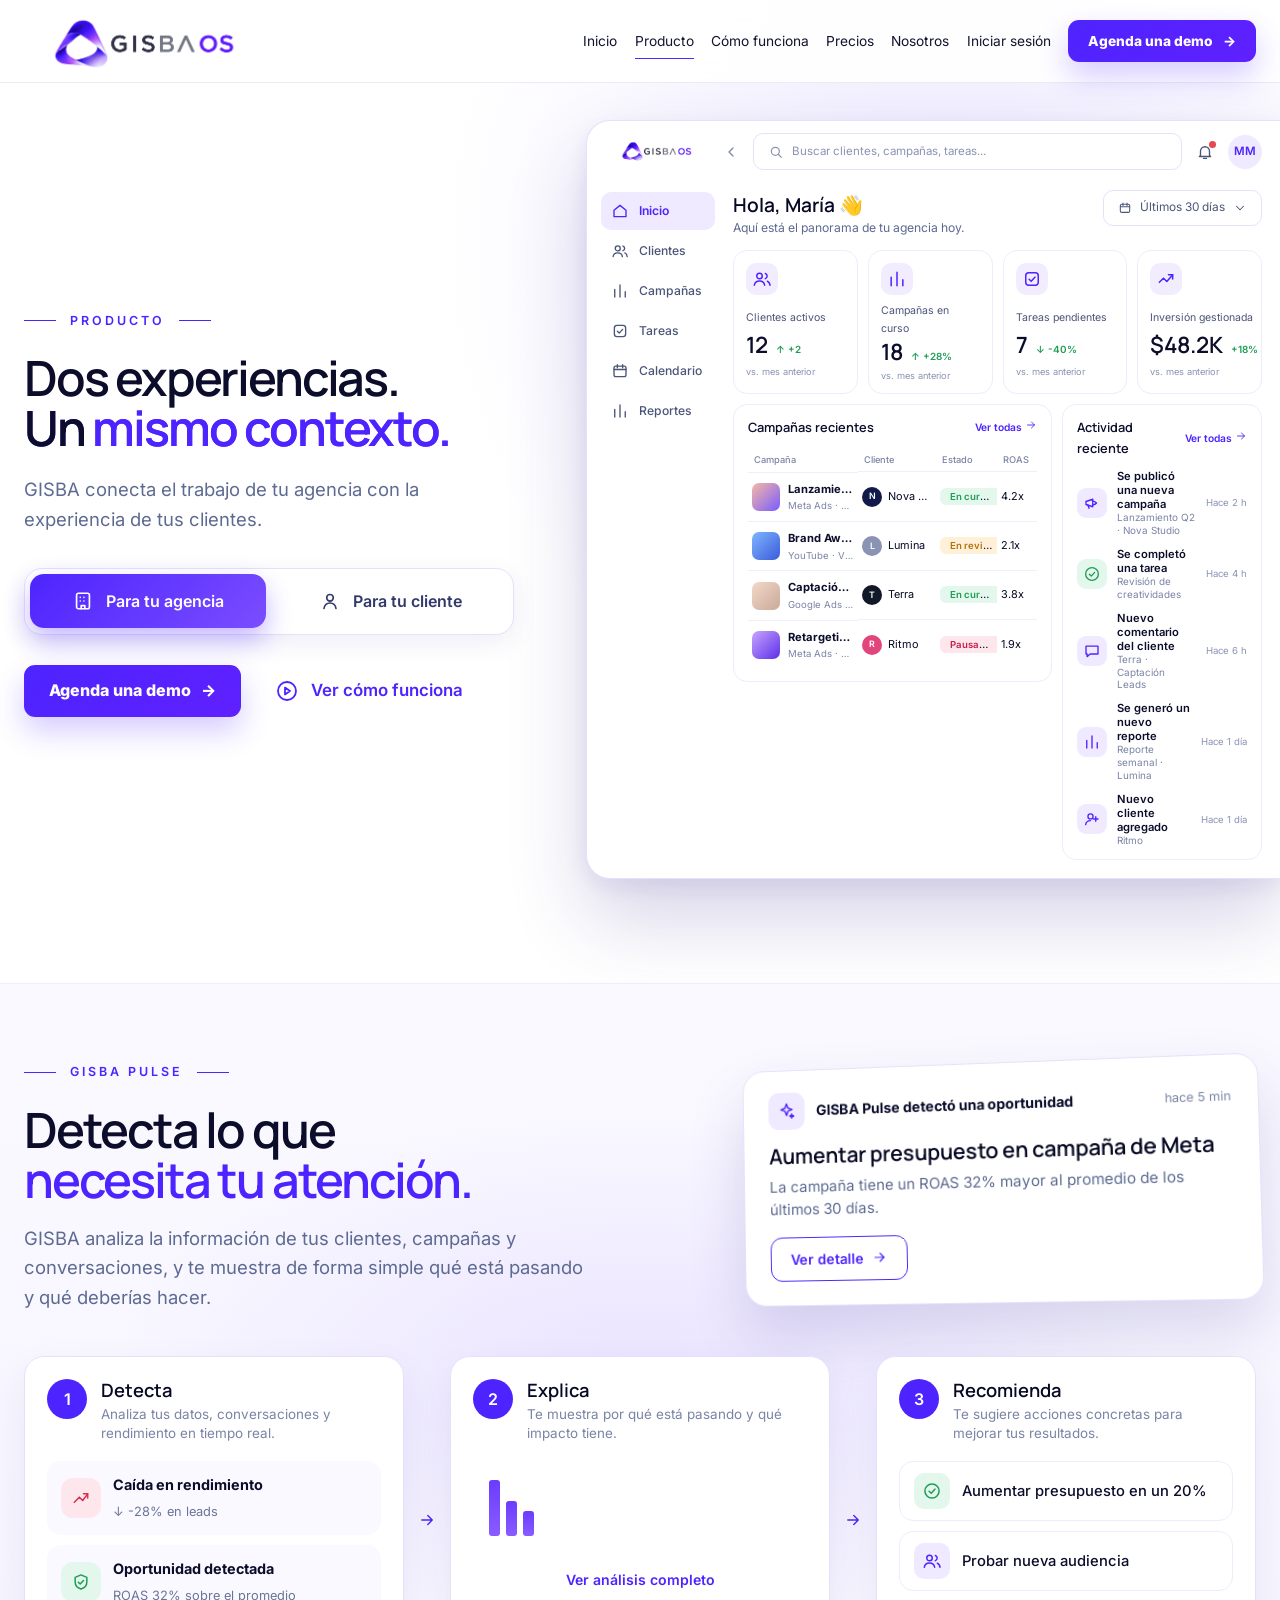
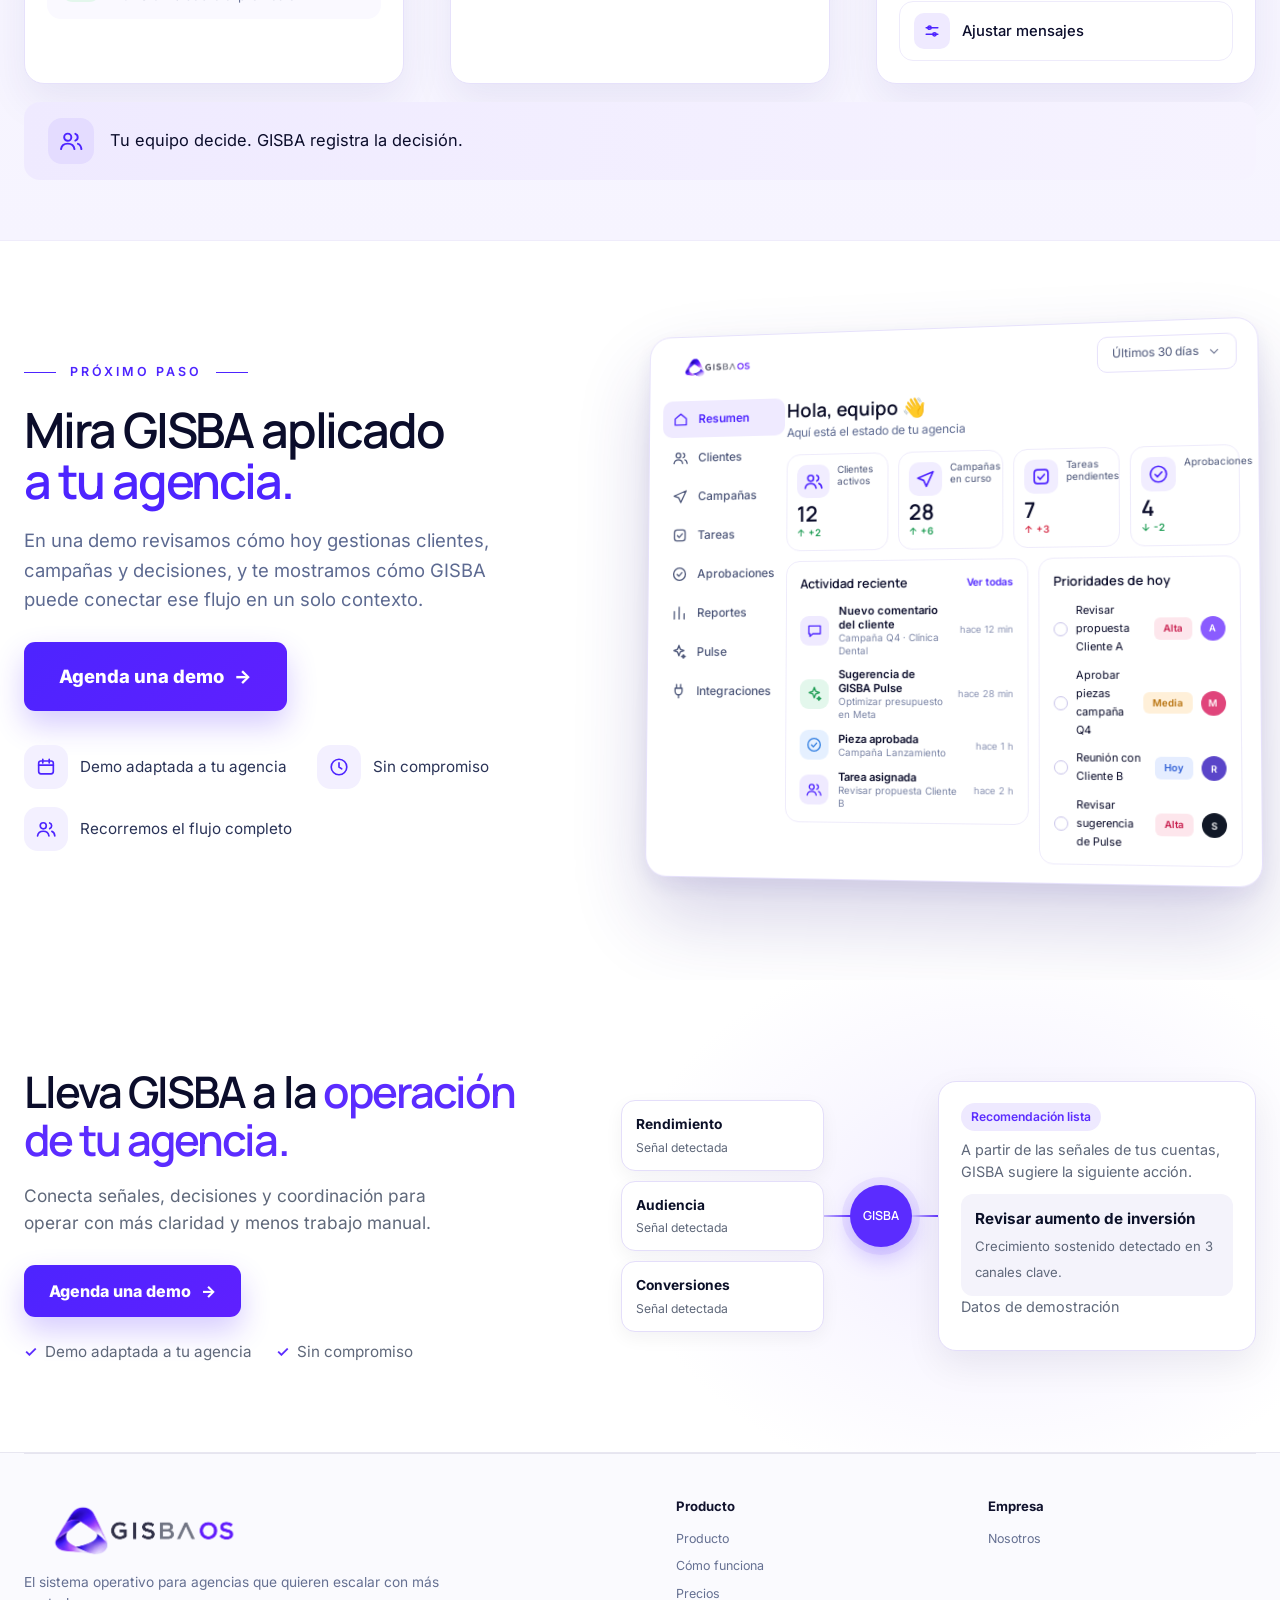
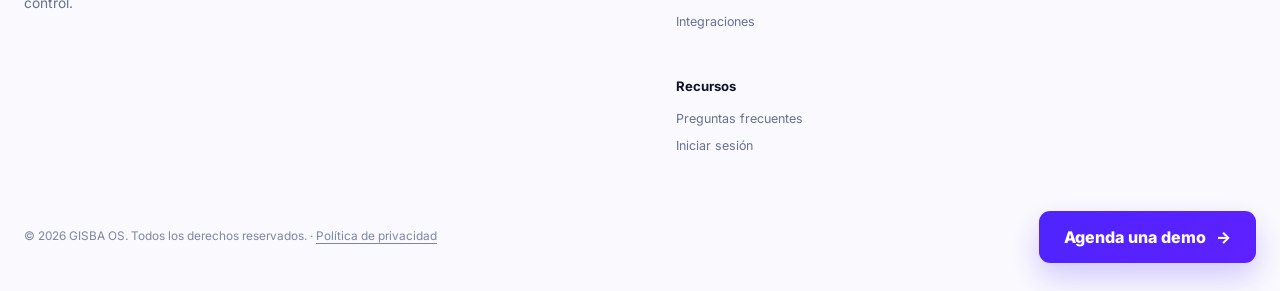
<file: servicios.html>
<!doctype html>
<html lang="es">
<head>
  <meta charset="utf-8">
  <meta name="viewport" content="width=device-width, initial-scale=1">
  <title>Producto | GISBA OS</title>
  <meta name="description" content="Conoce GISBA OS, la plataforma para agencias de marketing que conecta performance, señales, decisiones, coordinación y contexto de cada cuenta.">
  <link rel="canonical" href="https://gisba.cl/servicios.html">
  <meta property="og:title" content="Producto | GISBA OS">
  <meta property="og:description" content="Conoce cómo GISBA OS conecta la operación de tu agencia, las decisiones del equipo y la experiencia de cada cliente.">
  <meta property="og:type" content="website">
  <meta property="og:url" content="https://gisba.cl/servicios.html">
  <meta property="og:site_name" content="GISBA OS">
  <meta property="og:locale" content="es_CL">
  <meta property="og:image" content="https://gisba.cl/assets/gisba-hero-motion.jpg">
  <meta property="og:image:width" content="1280">
  <meta property="og:image:height" content="511">
  <meta property="og:image:alt" content="Vista de GISBA OS, software para agencias de marketing">
  <meta name="twitter:card" content="summary_large_image">
  <meta name="twitter:title" content="Producto | GISBA OS">
  <meta name="twitter:description" content="Conoce cómo GISBA OS conecta la operación de tu agencia, las decisiones del equipo y la experiencia de cada cliente.">
  <meta name="twitter:image" content="https://gisba.cl/assets/gisba-hero-motion.jpg">
  <meta name="theme-color" content="#ffffff">
  <link rel="icon" type="image/svg+xml" href="data:image/svg+xml,%3Csvg xmlns='http://www.w3.org/2000/svg' viewBox='0 0 64 64'%3E%3Crect width='64' height='64' rx='15' fill='%23080712'/%3E%3Cpath d='M15 43 31 13c2-4 7-4 10 0l9 17c3 6-1 13-8 13H15Zm11-5h16c2 0 3-2 2-4l-7-14c-1-2-3-2-4 0Z' fill='%238a5cff'/%3E%3C/svg%3E">
  <script>document.documentElement.classList.add("js")</script>
  <link rel="stylesheet" href="styles.css?v=a4dd175c">
  <link rel="stylesheet" href="product.css?v=20c2a27a">
  <link rel="stylesheet" href="product-motion.css?v=33c623ce">
  <script src="script.js?v=836da554" defer></script>
</head>
<body class="inner-page">
  <svg class="shape-defs" aria-hidden="true" focusable="false">
    <defs>
      <clipPath id="gisba-frame-shape" clipPathUnits="objectBoundingBox">
        <path d="M .045 0 H .955 Q 1 0 1 .06 V .82 Q 1 .88 .94 .88 H .75 C .71 .88 .69 .9 .665 .935 L .635 .977 Q .615 1 .565 1 H .045 Q 0 1 0 .94 V .06 Q 0 0 .045 0 Z"/>
      </clipPath>
    </defs>
  </svg>
  <a class="skip-link" href="#contenido">Saltar al contenido</a>

  <header class="site-header scrolled" data-header>
    <div class="container nav-shell">
      <a class="brand brand-banner-link" href="index.html" aria-label="GISBA OS, ir al inicio">
        <img class="header-brand-banner" src="assets/gisba-os-brand-banner-v6.png" width="2172" height="724" alt="GISBA OS">
      </a>
      <button class="menu-button" type="button" aria-expanded="false" aria-controls="nav-principal" data-menu-button>
        <span class="sr-only">Abrir menú</span><span></span><span></span>
      </button>
      <nav id="nav-principal" class="main-nav" aria-label="Navegación principal" data-menu>
        <a href="index.html">Inicio</a>
        <a class="nav-current" aria-current="page" href="servicios.html">Producto</a>
        <a href="como-trabajamos.html">Cómo funciona</a>
        <a href="precios.html">Precios</a>
        <a href="nosotros.html">Nosotros</a>
        <a class="nav-login" href="#" aria-label="Iniciar sesión" data-cta="login" data-event="login_click">Iniciar sesión</a>
        <a class="button button-small button-solid" href="index.html#contacto" data-cta="demo" data-event="demo_cta_click" data-location="navbar">Agenda una demo <span aria-hidden="true">→</span></a>
      </nav>
    </div>
  </header>

  <main id="contenido" class="pr-page">
  <section class="pr-hero" aria-labelledby="pr-title">
    <div class="container pr-hero-grid">
      <div class="pr-hero-copy">
        <p class="pr-eyebrow"><span></span> Producto <span></span></p>
        <h1 id="pr-title">Dos experiencias. <em>Un <span>mismo contexto.</span></em></h1>
        <p class="pr-lead">GISBA conecta el trabajo de tu agencia con la experiencia de tus clientes.</p>
        <div class="pr-seg" role="tablist" aria-label="Experiencias de GISBA OS">
          <button type="button" id="pr-tab-agency" class="pr-seg-btn is-active" role="tab" aria-selected="true" aria-controls="pr-stage" tabindex="0" data-pr-tab="agency" data-event="product_experience_click"><svg viewBox="0 0 24 24" width="22" height="22" fill="none" stroke="currentColor" stroke-width="1.8" stroke-linecap="round" stroke-linejoin="round" aria-hidden="true"><rect x="5" y="3.5" width="14" height="17" rx="2"/><path d="M9 8h.01M13 8h.01M9 12h.01M13 12h.01M10 20.5v-3.5h4v3.5"/></svg>Para tu agencia</button>
          <button type="button" id="pr-tab-client" class="pr-seg-btn" role="tab" aria-selected="false" aria-controls="pr-stage" tabindex="-1" data-pr-tab="client" data-event="product_experience_click"><svg viewBox="0 0 24 24" width="22" height="22" fill="none" stroke="currentColor" stroke-width="1.8" stroke-linecap="round" stroke-linejoin="round" aria-hidden="true"><circle cx="12" cy="8.5" r="3.6"/><path d="M5.5 20c.6-3.8 3.1-5.8 6.5-5.8s5.9 2 6.5 5.8"/></svg>Para tu cliente</button>
        </div>
        <p id="pr-status" class="sr-only" role="status" aria-live="polite"></p>
        <div class="pr-actions">
          <a class="button button-solid" href="index.html#contacto" data-cta="demo" data-event="demo_cta_click" data-location="hero">Agenda una demo <span aria-hidden="true">→</span></a>
          <a class="pr-textlink" href="como-trabajamos.html" data-event="how_it_works_click"><svg viewBox="0 0 24 24" width="24" height="24" fill="none" stroke="currentColor" stroke-width="1.8" stroke-linecap="round" stroke-linejoin="round" aria-hidden="true"><circle cx="12" cy="12" r="9"/><path d="M10 8.6l5 3.4-5 3.4Z"/></svg>Ver cómo funciona</a>
        </div>
      </div>
      <div id="pr-stage" class="pr-stage" role="tabpanel" aria-labelledby="pr-tab-agency">
        <div class="pr-tilt" role="img" aria-label="Vista de ejemplo de GISBA OS"><div class="pr-app pr-app-hero" data-pr-state="agency">
  <header class="pr-top pr-top2"><img class="pr-logo" src="assets/gisba-os-brand-banner-v6.png" width="2172" height="724" alt=""><span class="pr-back"><svg viewBox="0 0 24 24" width="16" height="16" fill="none" stroke="currentColor" stroke-width="1.8" stroke-linecap="round" stroke-linejoin="round" aria-hidden="true"><path d="M15 6l-6 6 6 6"/></svg></span><span class="pr-search"><svg viewBox="0 0 24 24" width="16" height="16" fill="none" stroke="currentColor" stroke-width="1.8" stroke-linecap="round" stroke-linejoin="round" aria-hidden="true"><circle cx="11" cy="11" r="6"/><path d="M20 20l-4.2-4.2"/></svg><em>Buscar clientes, campañas, tareas...</em></span><span class="pr-bell"><svg viewBox="0 0 24 24" width="18" height="18" fill="none" stroke="currentColor" stroke-width="1.8" stroke-linecap="round" stroke-linejoin="round" aria-hidden="true"><path d="M6 16.5V11a6 6 0 0 1 12 0v5.5l1.5 1.5h-15Z"/><path d="M10 20.5h4"/></svg><i></i></span><span class="pr-av">MM</span></header>
  <div class="pr-body"><ul class="pr-side"><li class="on"><svg viewBox="0 0 24 24" width="18" height="18" fill="none" stroke="currentColor" stroke-width="1.8" stroke-linecap="round" stroke-linejoin="round" aria-hidden="true"><path d="M4 11l8-6.5 8 6.5v8.5H4Z"/></svg><span>Inicio</span></li><li><svg viewBox="0 0 24 24" width="18" height="18" fill="none" stroke="currentColor" stroke-width="1.8" stroke-linecap="round" stroke-linejoin="round" aria-hidden="true"><circle cx="9" cy="8.5" r="3.3"/><path d="M2.8 19.5c.5-3.4 3-5.1 6.2-5.1s5.7 1.7 6.2 5.1"/><path d="M16 5.4a3.3 3.3 0 0 1 0 6.2M18.4 14.6c1.8.6 2.9 2.2 3.2 4.9"/></svg><span>Clientes</span></li><li><svg viewBox="0 0 24 24" width="18" height="18" fill="none" stroke="currentColor" stroke-width="1.8" stroke-linecap="round" stroke-linejoin="round" aria-hidden="true"><path d="M5 20V10M12 20V4M19 20v-7"/></svg><span>Campañas</span></li><li><svg viewBox="0 0 24 24" width="18" height="18" fill="none" stroke="currentColor" stroke-width="1.8" stroke-linecap="round" stroke-linejoin="round" aria-hidden="true"><rect x="4.5" y="4.5" width="15" height="15" rx="3.5"/><path d="M8.5 12.3l2.5 2.5 4.5-5"/></svg><span>Tareas</span></li><li><svg viewBox="0 0 24 24" width="18" height="18" fill="none" stroke="currentColor" stroke-width="1.8" stroke-linecap="round" stroke-linejoin="round" aria-hidden="true"><rect x="4" y="5.5" width="16" height="14" rx="2.5"/><path d="M4 10h16M8.5 3.5v4M15.5 3.5v4"/></svg><span>Calendario</span></li><li><svg viewBox="0 0 24 24" width="18" height="18" fill="none" stroke="currentColor" stroke-width="1.8" stroke-linecap="round" stroke-linejoin="round" aria-hidden="true"><path d="M5 20V10M12 20V4M19 20v-7"/></svg><span>Reportes</span></li></ul>
    <div class="pr-main">
      <div class="pr-greet"><div><h3>Hola, María <span aria-hidden="true">👋</span></h3><p class="pr-sub">Aquí está el panorama de tu agencia hoy.</p></div><span class="pr-range"><svg viewBox="0 0 24 24" width="14" height="14" fill="none" stroke="currentColor" stroke-width="1.8" stroke-linecap="round" stroke-linejoin="round" aria-hidden="true"><rect x="4" y="5.5" width="16" height="14" rx="2.5"/><path d="M4 10h16M8.5 3.5v4M15.5 3.5v4"/></svg> Últimos 30 días <svg viewBox="0 0 24 24" width="14" height="14" fill="none" stroke="currentColor" stroke-width="1.8" stroke-linecap="round" stroke-linejoin="round" aria-hidden="true"><path d="M6 9l6 6 6-6"/></svg></span></div>
      <div class="pr-kpis"><div class="pr-kpi2"><span class="pr-kico"><svg viewBox="0 0 24 24" width="20" height="20" fill="none" stroke="currentColor" stroke-width="1.8" stroke-linecap="round" stroke-linejoin="round" aria-hidden="true"><circle cx="9" cy="8.5" r="3.3"/><path d="M2.8 19.5c.5-3.4 3-5.1 6.2-5.1s5.7 1.7 6.2 5.1"/><path d="M16 5.4a3.3 3.3 0 0 1 0 6.2M18.4 14.6c1.8.6 2.9 2.2 3.2 4.9"/></svg></span><small>Clientes activos</small><p><b>12</b><em class="up">↑ +2</em></p><i>vs. mes anterior</i></div><div class="pr-kpi2"><span class="pr-kico"><svg viewBox="0 0 24 24" width="20" height="20" fill="none" stroke="currentColor" stroke-width="1.8" stroke-linecap="round" stroke-linejoin="round" aria-hidden="true"><path d="M5 20V10M12 20V4M19 20v-7"/></svg></span><small>Campañas en curso</small><p><b>18</b><em class="up">↑ +28%</em></p><i>vs. mes anterior</i></div><div class="pr-kpi2"><span class="pr-kico"><svg viewBox="0 0 24 24" width="20" height="20" fill="none" stroke="currentColor" stroke-width="1.8" stroke-linecap="round" stroke-linejoin="round" aria-hidden="true"><rect x="4.5" y="4.5" width="15" height="15" rx="3.5"/><path d="M8.5 12.3l2.5 2.5 4.5-5"/></svg></span><small>Tareas pendientes</small><p><b>7</b><em class="up">↓ -40%</em></p><i>vs. mes anterior</i></div><div class="pr-kpi2"><span class="pr-kico"><svg viewBox="0 0 24 24" width="20" height="20" fill="none" stroke="currentColor" stroke-width="1.8" stroke-linecap="round" stroke-linejoin="round" aria-hidden="true"><path d="M4 16l5-5 4 4 7-8"/><path d="M15 7h5v5"/></svg></span><small>Inversión gestionada</small><p><b>$48.2K</b><em class="up">+18%</em></p><i>vs. mes anterior</i></div></div>
      <div class="pr-cols">
        <section class="pr-card"><header><h4>Campañas recientes</h4><span>Ver todas <svg viewBox="0 0 24 24" width="12" height="12" fill="none" stroke="currentColor" stroke-width="1.8" stroke-linecap="round" stroke-linejoin="round" aria-hidden="true"><path d="M5 12h14M13 6l6 6-6 6"/></svg></span></header>
          <table class="pr-table pr-table-h"><thead><tr><th>Campaña</th><th>Cliente</th><th>Estado</th><th>ROAS</th><th></th></tr></thead><tbody><tr><td><span class="pr-thumb" style="background:linear-gradient(135deg,#f6b8a4,#7a5cff)"></span><span class="pr-cn"><strong>Lanzamiento Q2</strong><small>Meta Ads · Tráfico</small></span></td><td><span class="pr-cav" style="background:#111a4a">N</span>Nova Studio</td><td><em class="pr-st ok">En curso</em></td><td>4.2x</td><td class="pr-dots"><svg viewBox="0 0 24 24" width="14" height="14" fill="none" stroke="currentColor" stroke-width="1.8" stroke-linecap="round" stroke-linejoin="round" aria-hidden="true"><circle cx="12" cy="6" r="1.2"/><circle cx="12" cy="12" r="1.2"/><circle cx="12" cy="18" r="1.2"/></svg></td></tr><tr><td><span class="pr-thumb" style="background:linear-gradient(135deg,#7fb6ff,#3a5bd9)"></span><span class="pr-cn"><strong>Brand Awareness</strong><small>YouTube · Video</small></span></td><td><span class="pr-cav" style="background:#8a93b3">L</span>Lumina</td><td><em class="pr-st am">En revisión</em></td><td>2.1x</td><td class="pr-dots"><svg viewBox="0 0 24 24" width="14" height="14" fill="none" stroke="currentColor" stroke-width="1.8" stroke-linecap="round" stroke-linejoin="round" aria-hidden="true"><circle cx="12" cy="6" r="1.2"/><circle cx="12" cy="12" r="1.2"/><circle cx="12" cy="18" r="1.2"/></svg></td></tr><tr><td><span class="pr-thumb" style="background:linear-gradient(135deg,#f3d9c9,#c9a99a)"></span><span class="pr-cn"><strong>Captación Leads</strong><small>Google Ads · Leads</small></span></td><td><span class="pr-cav" style="background:#111827">T</span>Terra</td><td><em class="pr-st ok">En curso</em></td><td>3.8x</td><td class="pr-dots"><svg viewBox="0 0 24 24" width="14" height="14" fill="none" stroke="currentColor" stroke-width="1.8" stroke-linecap="round" stroke-linejoin="round" aria-hidden="true"><circle cx="12" cy="6" r="1.2"/><circle cx="12" cy="12" r="1.2"/><circle cx="12" cy="18" r="1.2"/></svg></td></tr><tr><td><span class="pr-thumb" style="background:linear-gradient(135deg,#c9a4ff,#5b2fe6)"></span><span class="pr-cn"><strong>Retargeting Q1</strong><small>Meta Ads · Conversiones</small></span></td><td><span class="pr-cav" style="background:#e0457b">R</span>Ritmo</td><td><em class="pr-st pa">Pausada</em></td><td>1.9x</td><td class="pr-dots"><svg viewBox="0 0 24 24" width="14" height="14" fill="none" stroke="currentColor" stroke-width="1.8" stroke-linecap="round" stroke-linejoin="round" aria-hidden="true"><circle cx="12" cy="6" r="1.2"/><circle cx="12" cy="12" r="1.2"/><circle cx="12" cy="18" r="1.2"/></svg></td></tr></tbody></table></section>
        <section class="pr-card"><header><h4>Actividad reciente</h4><span>Ver todas <svg viewBox="0 0 24 24" width="12" height="12" fill="none" stroke="currentColor" stroke-width="1.8" stroke-linecap="round" stroke-linejoin="round" aria-hidden="true"><path d="M5 12h14M13 6l6 6-6 6"/></svg></span></header><ul class="pr-feed"><li><span class="pr-fi v"><svg viewBox="0 0 24 24" width="18" height="18" fill="none" stroke="currentColor" stroke-width="1.8" stroke-linecap="round" stroke-linejoin="round" aria-hidden="true"><path d="M4 10v4l9 3V7Z"/><path d="M13 9.5c2.6.4 4 1.2 5 2.5-1 1.3-2.4 2.1-5 2.5M6.5 14.5L8 19"/></svg></span><div><strong>Se publicó una nueva campaña</strong><small>Lanzamiento Q2 · Nova Studio</small></div><time>Hace 2 h</time></li><li><span class="pr-fi g"><svg viewBox="0 0 24 24" width="18" height="18" fill="none" stroke="currentColor" stroke-width="1.8" stroke-linecap="round" stroke-linejoin="round" aria-hidden="true"><circle cx="12" cy="12" r="8.5"/><path d="M8.5 12.3l2.5 2.5 4.5-5"/></svg></span><div><strong>Se completó una tarea</strong><small>Revisión de creatividades</small></div><time>Hace 4 h</time></li><li><span class="pr-fi v"><svg viewBox="0 0 24 24" width="18" height="18" fill="none" stroke="currentColor" stroke-width="1.8" stroke-linecap="round" stroke-linejoin="round" aria-hidden="true"><path d="M4 5.5h16v10.5H9.5L5.5 19.5V16H4Z"/></svg></span><div><strong>Nuevo comentario del cliente</strong><small>Terra · Captación Leads</small></div><time>Hace 6 h</time></li><li><span class="pr-fi v"><svg viewBox="0 0 24 24" width="18" height="18" fill="none" stroke="currentColor" stroke-width="1.8" stroke-linecap="round" stroke-linejoin="round" aria-hidden="true"><path d="M5 20V10M12 20V4M19 20v-7"/></svg></span><div><strong>Se generó un nuevo reporte</strong><small>Reporte semanal · Lumina</small></div><time>Hace 1 día</time></li><li><span class="pr-fi v"><svg viewBox="0 0 24 24" width="18" height="18" fill="none" stroke="currentColor" stroke-width="1.8" stroke-linecap="round" stroke-linejoin="round" aria-hidden="true"><circle cx="10" cy="8.5" r="3.4"/><path d="M3.5 19.5c.6-3.6 3-5.4 6.5-5.4M17 9v6M14 12h6"/></svg></span><div><strong>Nuevo cliente agregado</strong><small>Ritmo</small></div><time>Hace 1 día</time></li></ul></section>
      </div>
    </div>
  </div>
</div><div class="pr-app pr-app-hero" data-pr-state="client" hidden>
  <header class="pr-top pr-top2"><img class="pr-logo" src="assets/gisba-os-brand-banner-v6.png" width="2172" height="724" alt=""><span class="pr-back"><svg viewBox="0 0 24 24" width="16" height="16" fill="none" stroke="currentColor" stroke-width="1.8" stroke-linecap="round" stroke-linejoin="round" aria-hidden="true"><path d="M15 6l-6 6 6 6"/></svg></span><span class="pr-search"><svg viewBox="0 0 24 24" width="16" height="16" fill="none" stroke="currentColor" stroke-width="1.8" stroke-linecap="round" stroke-linejoin="round" aria-hidden="true"><circle cx="11" cy="11" r="6"/><path d="M20 20l-4.2-4.2"/></svg><em>Buscar clientes, campañas, tareas...</em></span><span class="pr-bell"><svg viewBox="0 0 24 24" width="18" height="18" fill="none" stroke="currentColor" stroke-width="1.8" stroke-linecap="round" stroke-linejoin="round" aria-hidden="true"><path d="M6 16.5V11a6 6 0 0 1 12 0v5.5l1.5 1.5h-15Z"/><path d="M10 20.5h4"/></svg><i></i></span><span class="pr-av">C</span></header>
  <div class="pr-body"><ul class="pr-side"><li class="on"><svg viewBox="0 0 24 24" width="18" height="18" fill="none" stroke="currentColor" stroke-width="1.8" stroke-linecap="round" stroke-linejoin="round" aria-hidden="true"><path d="M4 11l8-6.5 8 6.5v8.5H4Z"/></svg><span>Resumen</span></li><li><svg viewBox="0 0 24 24" width="18" height="18" fill="none" stroke="currentColor" stroke-width="1.8" stroke-linecap="round" stroke-linejoin="round" aria-hidden="true"><path d="M20.5 4L3.5 11l6.5 2.5L13 20Z"/></svg><span>Campañas</span></li><li><svg viewBox="0 0 24 24" width="18" height="18" fill="none" stroke="currentColor" stroke-width="1.8" stroke-linecap="round" stroke-linejoin="round" aria-hidden="true"><circle cx="12" cy="12" r="8.5"/><path d="M8.5 12.3l2.5 2.5 4.5-5"/></svg><span>Aprobaciones</span></li><li><svg viewBox="0 0 24 24" width="18" height="18" fill="none" stroke="currentColor" stroke-width="1.8" stroke-linecap="round" stroke-linejoin="round" aria-hidden="true"><path d="M4 5.5h16v10.5H9.5L5.5 19.5V16H4Z"/></svg><span>Mensajes</span></li><li><svg viewBox="0 0 24 24" width="18" height="18" fill="none" stroke="currentColor" stroke-width="1.8" stroke-linecap="round" stroke-linejoin="round" aria-hidden="true"><path d="M5 20V10M12 20V4M19 20v-7"/></svg><span>Reportes</span></li></ul>
    <div class="pr-main">
      <div class="pr-greet"><div><h3>Hola, Carolina <span aria-hidden="true">👋</span></h3><p class="pr-sub">Aquí tienes el resumen de tus campañas.</p></div><span class="pr-range"><svg viewBox="0 0 24 24" width="14" height="14" fill="none" stroke="currentColor" stroke-width="1.8" stroke-linecap="round" stroke-linejoin="round" aria-hidden="true"><rect x="4" y="5.5" width="16" height="14" rx="2.5"/><path d="M4 10h16M8.5 3.5v4M15.5 3.5v4"/></svg> Últimos 30 días <svg viewBox="0 0 24 24" width="14" height="14" fill="none" stroke="currentColor" stroke-width="1.8" stroke-linecap="round" stroke-linejoin="round" aria-hidden="true"><path d="M6 9l6 6 6-6"/></svg></span></div>
      <div class="pr-kpis"><div class="pr-kpi2"><span class="pr-kico"><svg viewBox="0 0 24 24" width="20" height="20" fill="none" stroke="currentColor" stroke-width="1.8" stroke-linecap="round" stroke-linejoin="round" aria-hidden="true"><path d="M5 20V10M12 20V4M19 20v-7"/></svg></span><small>Alcance total</small><p><b>125,4K</b><em class="up">↑ 12%</em></p><i>vs. período anterior</i></div><div class="pr-kpi2"><span class="pr-kico"><svg viewBox="0 0 24 24" width="20" height="20" fill="none" stroke="currentColor" stroke-width="1.8" stroke-linecap="round" stroke-linejoin="round" aria-hidden="true"><path d="M20.5 4L3.5 11l6.5 2.5L13 20Z"/></svg></span><small>Clics</small><p><b>4,8K</b><em class="up">↑ 28%</em></p><i>vs. período anterior</i></div><div class="pr-kpi2"><span class="pr-kico"><svg viewBox="0 0 24 24" width="20" height="20" fill="none" stroke="currentColor" stroke-width="1.8" stroke-linecap="round" stroke-linejoin="round" aria-hidden="true"><circle cx="9" cy="8.5" r="3.3"/><path d="M2.8 19.5c.5-3.4 3-5.1 6.2-5.1s5.7 1.7 6.2 5.1"/><path d="M16 5.4a3.3 3.3 0 0 1 0 6.2M18.4 14.6c1.8.6 2.9 2.2 3.2 4.9"/></svg></span><small>Conversiones</small><p><b>320</b><em class="up">↑ 16%</em></p><i>vs. período anterior</i></div><div class="pr-kpi2"><span class="pr-kico"><svg viewBox="0 0 24 24" width="20" height="20" fill="none" stroke="currentColor" stroke-width="1.8" stroke-linecap="round" stroke-linejoin="round" aria-hidden="true"><circle cx="12" cy="12" r="8.5"/><path d="M8.5 12.3l2.5 2.5 4.5-5"/></svg></span><small>Aprobaciones pendientes</small><p><b>2</b><em class="up">↑ 1</em></p><i>vs. ayer</i></div></div>
      <div class="pr-cols">
        <section class="pr-card"><header><h4>Campañas en curso</h4><span>Ver todas <svg viewBox="0 0 24 24" width="12" height="12" fill="none" stroke="currentColor" stroke-width="1.8" stroke-linecap="round" stroke-linejoin="round" aria-hidden="true"><path d="M5 12h14M13 6l6 6-6 6"/></svg></span></header><ul class="pr-camps">
          <li><b style="background:#f59e0b">L</b><div><strong>Lanzamiento de producto</strong><small>En curso · 40% completado</small><span class="pr-bar"><i style="width:40%"></i></span></div></li>
          <li><b style="background:#111827">A</b><div><strong>Always On</strong><small>En curso · 66% completado</small><span class="pr-bar"><i style="width:66%"></i></span></div></li>
          <li><b style="background:#ea580c">R</b><div><strong>Rebranding</strong><small>En revisión · 80% completado</small><span class="pr-bar am"><i style="width:80%"></i></span></div></li>
        </ul></section>
        <section class="pr-card"><header><h4>Acciones pendientes <em class="pr-count">2</em></h4></header><ul class="pr-prio pr-acts">
          <li><i></i><span>Aprobar pieza gráfica</span><em class="pr-review">Revisar</em></li>
          <li><i></i><span>Revisar copy de anuncios</span><em class="pr-review">Revisar</em></li>
        </ul></section>
      </div>
    </div>
  </div>
</div></div>
      </div>
    </div>
  </section>
  <section id="gisba-pulse" class="pr-pulse" aria-labelledby="pp-title">
    <div class="container">
      <div class="pr-pulse-head">
        <div>
          <p class="pr-eyebrow"><span></span> GISBA Pulse <span></span></p>
          <h2 id="pp-title">Detecta lo que <em>necesita tu atención.</em></h2>
          <p class="pr-lead">GISBA analiza la información de tus clientes, campañas y conversaciones, y te muestra de forma simple qué está pasando y qué deberías hacer.</p>
        </div>
        <div class="pr-signal-wrap"><div class="pr-signal">
          <p class="pr-signal-top"><span class="pr-spark"><svg viewBox="0 0 24 24" width="20" height="20" fill="none" stroke="currentColor" stroke-width="1.8" stroke-linecap="round" stroke-linejoin="round" aria-hidden="true"><path d="M12 3l1.9 5.1L19 10l-5.1 1.9L12 17l-1.9-5.1L5 10l5.1-1.9Z"/><path d="M18.5 15.5l.7 1.8 1.8.7-1.8.7-.7 1.8-.7-1.8-1.8-.7 1.8-.7Z"/></svg></span><strong>GISBA Pulse detectó una oportunidad</strong><time>hace 5 min</time></p>
          <h3>Aumentar presupuesto en campaña de Meta</h3>
          <p>La campaña tiene un ROAS 32% mayor al promedio de los últimos 30 días.</p>
          <span class="pr-btn-out">Ver detalle <svg viewBox="0 0 24 24" width="16" height="16" fill="none" stroke="currentColor" stroke-width="1.8" stroke-linecap="round" stroke-linejoin="round" aria-hidden="true"><path d="M5 12h14M13 6l6 6-6 6"/></svg></span>
        </div></div>
      </div>
      <div class="pr-steps">
        <article class="pr-step"><header><span class="pr-num">1</span><div><h3>Detecta</h3><p>Analiza tus datos, conversaciones y rendimiento en tiempo real.</p></div></header>
          <div class="pr-chip r"><span><svg viewBox="0 0 24 24" width="20" height="20" fill="none" stroke="currentColor" stroke-width="1.8" stroke-linecap="round" stroke-linejoin="round" aria-hidden="true"><path d="M4 17l6-6 4 4 6-8"/><path d="M15 7h5v5"/></svg></span><div><strong>Caída en rendimiento</strong><small>↓ -28% en leads</small></div></div>
          <div class="pr-chip g"><span><svg viewBox="0 0 24 24" width="20" height="20" fill="none" stroke="currentColor" stroke-width="1.8" stroke-linecap="round" stroke-linejoin="round" aria-hidden="true"><path d="M12 3.5l7 3v5.4c0 4-2.9 7.2-7 8.6-4.1-1.4-7-4.6-7-8.6V6.5Z"/><path d="M8.8 12.2l2.2 2.2 4-4.2"/></svg></span><div><strong>Oportunidad detectada</strong><small>ROAS 32% sobre el promedio</small></div></div></article>
        <span class="pr-arrow" aria-hidden="true"><svg viewBox="0 0 24 24" width="18" height="18" fill="none" stroke="currentColor" stroke-width="1.8" stroke-linecap="round" stroke-linejoin="round" aria-hidden="true"><path pathLength="1" d="M5 12h14M13 6l6 6-6 6"/></svg></span>
        <article class="pr-step"><header><span class="pr-num">2</span><div><h3>Explica</h3><p>Te muestra por qué está pasando y qué impacto tiene.</p></div></header>
          <div class="pr-why"><span class="pr-bars" aria-hidden="true"><i style="height:100%"></i><i style="height:62%"></i><i style="height:44%"></i></span><p>El rendimiento cayó por saturación de audiencia en el conjunto de anuncios.</p></div>
          <span class="pr-link">Ver análisis completo</span></article>
        <span class="pr-arrow" aria-hidden="true"><svg viewBox="0 0 24 24" width="18" height="18" fill="none" stroke="currentColor" stroke-width="1.8" stroke-linecap="round" stroke-linejoin="round" aria-hidden="true"><path pathLength="1" d="M5 12h14M13 6l6 6-6 6"/></svg></span>
        <article class="pr-step"><header><span class="pr-num">3</span><div><h3>Recomienda</h3><p>Te sugiere acciones concretas para mejorar tus resultados.</p></div></header>
          <ul class="pr-recs">
            <li class="g"><span><svg viewBox="0 0 24 24" width="20" height="20" fill="none" stroke="currentColor" stroke-width="1.8" stroke-linecap="round" stroke-linejoin="round" aria-hidden="true"><circle cx="12" cy="12" r="8.5"/><path d="M8.5 12.3l2.5 2.5 4.5-5"/></svg></span>Aumentar presupuesto en un 20%</li>
            <li><span><svg viewBox="0 0 24 24" width="20" height="20" fill="none" stroke="currentColor" stroke-width="1.8" stroke-linecap="round" stroke-linejoin="round" aria-hidden="true"><circle cx="9" cy="8.5" r="3.3"/><path d="M2.8 19.5c.5-3.4 3-5.1 6.2-5.1s5.7 1.7 6.2 5.1"/><path d="M16 5.4a3.3 3.3 0 0 1 0 6.2M18.4 14.6c1.8.6 2.9 2.2 3.2 4.9"/></svg></span>Probar nueva audiencia</li>
            <li><span><svg viewBox="0 0 24 24" width="20" height="20" fill="none" stroke="currentColor" stroke-width="1.8" stroke-linecap="round" stroke-linejoin="round" aria-hidden="true"><path d="M5 8h14M5 16h14"/><circle cx="9" cy="8" r="2"/><circle cx="15" cy="16" r="2"/></svg></span>Ajustar mensajes</li>
          </ul></article>
      </div>
      <p class="pr-decide"><span><svg viewBox="0 0 24 24" width="26" height="26" fill="none" stroke="currentColor" stroke-width="1.8" stroke-linecap="round" stroke-linejoin="round" aria-hidden="true"><circle cx="9" cy="8.5" r="3.3"/><path d="M2.8 19.5c.5-3.4 3-5.1 6.2-5.1s5.7 1.7 6.2 5.1"/><path d="M16 5.4a3.3 3.3 0 0 1 0 6.2M18.4 14.6c1.8.6 2.9 2.2 3.2 4.9"/></svg></span>Tu equipo decide. GISBA registra la decisión.</p>
    </div>
  </section>
  <section id="proximo-paso" class="pr-next" aria-labelledby="pn-title">
    <div class="container pr-next-grid">
      <div class="pr-next-copy">
        <p class="pr-eyebrow"><span></span> Próximo paso <span></span></p>
        <h2 id="pn-title">Mira GISBA aplicado <em>a tu agencia.</em></h2>
        <p class="pr-lead">En una demo revisamos cómo hoy gestionas clientes, campañas y decisiones, y te mostramos cómo GISBA puede conectar ese flujo en un solo contexto.</p>
        <a class="button button-solid" href="index.html#contacto" data-cta="demo" data-event="demo_cta_click" data-location="final">Agenda una demo <span aria-hidden="true">→</span></a>
        <ul class="pr-perks">
          <li><span><svg viewBox="0 0 24 24" width="22" height="22" fill="none" stroke="currentColor" stroke-width="1.8" stroke-linecap="round" stroke-linejoin="round" aria-hidden="true"><rect x="4" y="5.5" width="16" height="14" rx="2.5"/><path d="M4 10h16M8.5 3.5v4M15.5 3.5v4"/></svg></span>Demo adaptada a tu agencia</li>
          <li><span><svg viewBox="0 0 24 24" width="22" height="22" fill="none" stroke="currentColor" stroke-width="1.8" stroke-linecap="round" stroke-linejoin="round" aria-hidden="true"><circle cx="12" cy="12" r="8.5"/><path d="M12 7.5V12l3 2"/></svg></span>Sin compromiso</li>
          <li><span><svg viewBox="0 0 24 24" width="22" height="22" fill="none" stroke="currentColor" stroke-width="1.8" stroke-linecap="round" stroke-linejoin="round" aria-hidden="true"><circle cx="9" cy="8.5" r="3.3"/><path d="M2.8 19.5c.5-3.4 3-5.1 6.2-5.1s5.7 1.7 6.2 5.1"/><path d="M16 5.4a3.3 3.3 0 0 1 0 6.2M18.4 14.6c1.8.6 2.9 2.2 3.2 4.9"/></svg></span>Recorremos el flujo completo</li>
        </ul>
      </div>
      <div class="pr-next-stage"><div class="pr-tilt pr-tilt-2" role="img" aria-label="Vista de ejemplo de campañas en GISBA OS: estado y rendimiento por campaña, objetivos del mes y tareas pendientes del cliente"><div class="pr-app pr-app-next">
  <header class="pr-top"><img class="pr-logo" src="assets/gisba-os-brand-banner-v6.png" width="2172" height="724" alt=""><span class="pr-range">Últimos 30 días <svg viewBox="0 0 24 24" width="14" height="14" fill="none" stroke="currentColor" stroke-width="1.8" stroke-linecap="round" stroke-linejoin="round" aria-hidden="true"><path d="M6 9l6 6 6-6"/></svg></span></header>
  <div class="pr-body"><ul class="pr-side"><li class="on"><svg viewBox="0 0 24 24" width="18" height="18" fill="none" stroke="currentColor" stroke-width="1.8" stroke-linecap="round" stroke-linejoin="round" aria-hidden="true"><path d="M4 11l8-6.5 8 6.5v8.5H4Z"/></svg><span>Resumen</span></li><li><svg viewBox="0 0 24 24" width="18" height="18" fill="none" stroke="currentColor" stroke-width="1.8" stroke-linecap="round" stroke-linejoin="round" aria-hidden="true"><circle cx="9" cy="8.5" r="3.3"/><path d="M2.8 19.5c.5-3.4 3-5.1 6.2-5.1s5.7 1.7 6.2 5.1"/><path d="M16 5.4a3.3 3.3 0 0 1 0 6.2M18.4 14.6c1.8.6 2.9 2.2 3.2 4.9"/></svg><span>Clientes</span></li><li><svg viewBox="0 0 24 24" width="18" height="18" fill="none" stroke="currentColor" stroke-width="1.8" stroke-linecap="round" stroke-linejoin="round" aria-hidden="true"><path d="M20.5 4L3.5 11l6.5 2.5L13 20Z"/></svg><span>Campañas</span></li><li><svg viewBox="0 0 24 24" width="18" height="18" fill="none" stroke="currentColor" stroke-width="1.8" stroke-linecap="round" stroke-linejoin="round" aria-hidden="true"><rect x="4.5" y="4.5" width="15" height="15" rx="3.5"/><path d="M8.5 12.3l2.5 2.5 4.5-5"/></svg><span>Tareas</span></li><li><svg viewBox="0 0 24 24" width="18" height="18" fill="none" stroke="currentColor" stroke-width="1.8" stroke-linecap="round" stroke-linejoin="round" aria-hidden="true"><circle cx="12" cy="12" r="8.5"/><path d="M8.5 12.3l2.5 2.5 4.5-5"/></svg><span>Aprobaciones</span></li><li><svg viewBox="0 0 24 24" width="18" height="18" fill="none" stroke="currentColor" stroke-width="1.8" stroke-linecap="round" stroke-linejoin="round" aria-hidden="true"><path d="M5 20V10M12 20V4M19 20v-7"/></svg><span>Reportes</span></li><li><svg viewBox="0 0 24 24" width="18" height="18" fill="none" stroke="currentColor" stroke-width="1.8" stroke-linecap="round" stroke-linejoin="round" aria-hidden="true"><path d="M12 3l1.9 5.1L19 10l-5.1 1.9L12 17l-1.9-5.1L5 10l5.1-1.9Z"/><path d="M18.5 15.5l.7 1.8 1.8.7-1.8.7-.7 1.8-.7-1.8-1.8-.7 1.8-.7Z"/></svg><span>Pulse</span></li><li><svg viewBox="0 0 24 24" width="18" height="18" fill="none" stroke="currentColor" stroke-width="1.8" stroke-linecap="round" stroke-linejoin="round" aria-hidden="true"><path d="M9 3v5M15 3v5M7 8h10v4a5 5 0 0 1-10 0Z"/><path d="M12 17v4"/></svg><span>Integraciones</span></li></ul>
    <div class="pr-main">
      <h3>Hola, equipo <span aria-hidden="true">👋</span></h3><p class="pr-sub">Aquí está el estado de tu agencia</p>
      <div class="pr-kpis"><div class="pr-kpi"><span class="pr-kico"><svg viewBox="0 0 24 24" width="22" height="22" fill="none" stroke="currentColor" stroke-width="1.8" stroke-linecap="round" stroke-linejoin="round" aria-hidden="true"><circle cx="9" cy="8.5" r="3.3"/><path d="M2.8 19.5c.5-3.4 3-5.1 6.2-5.1s5.7 1.7 6.2 5.1"/><path d="M16 5.4a3.3 3.3 0 0 1 0 6.2M18.4 14.6c1.8.6 2.9 2.2 3.2 4.9"/></svg></span><small>Clientes activos</small><b>12</b><em class="up">↑ +2</em></div><div class="pr-kpi"><span class="pr-kico"><svg viewBox="0 0 24 24" width="22" height="22" fill="none" stroke="currentColor" stroke-width="1.8" stroke-linecap="round" stroke-linejoin="round" aria-hidden="true"><path d="M20.5 4L3.5 11l6.5 2.5L13 20Z"/></svg></span><small>Campañas en curso</small><b>28</b><em class="up">↑ +6</em></div><div class="pr-kpi"><span class="pr-kico"><svg viewBox="0 0 24 24" width="22" height="22" fill="none" stroke="currentColor" stroke-width="1.8" stroke-linecap="round" stroke-linejoin="round" aria-hidden="true"><rect x="4.5" y="4.5" width="15" height="15" rx="3.5"/><path d="M8.5 12.3l2.5 2.5 4.5-5"/></svg></span><small>Tareas pendientes</small><b>7</b><em class="dn">↑ +3</em></div><div class="pr-kpi"><span class="pr-kico"><svg viewBox="0 0 24 24" width="22" height="22" fill="none" stroke="currentColor" stroke-width="1.8" stroke-linecap="round" stroke-linejoin="round" aria-hidden="true"><circle cx="12" cy="12" r="8.5"/><path d="M8.5 12.3l2.5 2.5 4.5-5"/></svg></span><small>Aprobaciones</small><b>4</b><em class="up">↓ -2</em></div></div>
      <div class="pr-cols">
        <section class="pr-card"><header><h4>Actividad reciente</h4><span>Ver todas</span></header><ul class="pr-feed">
          <li><span class="pr-fi v"><svg viewBox="0 0 24 24" width="18" height="18" fill="none" stroke="currentColor" stroke-width="1.8" stroke-linecap="round" stroke-linejoin="round" aria-hidden="true"><path d="M4 5.5h16v10.5H9.5L5.5 19.5V16H4Z"/></svg></span><div><strong>Nuevo comentario del cliente</strong><small>Campaña Q4 · Clínica Dental</small></div><time>hace 12 min</time></li>
          <li><span class="pr-fi g"><svg viewBox="0 0 24 24" width="18" height="18" fill="none" stroke="currentColor" stroke-width="1.8" stroke-linecap="round" stroke-linejoin="round" aria-hidden="true"><path d="M12 3l1.9 5.1L19 10l-5.1 1.9L12 17l-1.9-5.1L5 10l5.1-1.9Z"/><path d="M18.5 15.5l.7 1.8 1.8.7-1.8.7-.7 1.8-.7-1.8-1.8-.7 1.8-.7Z"/></svg></span><div><strong>Sugerencia de GISBA Pulse</strong><small>Optimizar presupuesto en Meta</small></div><time>hace 28 min</time></li>
          <li><span class="pr-fi b"><svg viewBox="0 0 24 24" width="18" height="18" fill="none" stroke="currentColor" stroke-width="1.8" stroke-linecap="round" stroke-linejoin="round" aria-hidden="true"><circle cx="12" cy="12" r="8.5"/><path d="M8.5 12.3l2.5 2.5 4.5-5"/></svg></span><div><strong>Pieza aprobada</strong><small>Campaña Lanzamiento</small></div><time>hace 1 h</time></li>
          <li><span class="pr-fi v"><svg viewBox="0 0 24 24" width="18" height="18" fill="none" stroke="currentColor" stroke-width="1.8" stroke-linecap="round" stroke-linejoin="round" aria-hidden="true"><circle cx="9" cy="8.5" r="3.3"/><path d="M2.8 19.5c.5-3.4 3-5.1 6.2-5.1s5.7 1.7 6.2 5.1"/><path d="M16 5.4a3.3 3.3 0 0 1 0 6.2M18.4 14.6c1.8.6 2.9 2.2 3.2 4.9"/></svg></span><div><strong>Tarea asignada</strong><small>Revisar propuesta Cliente B</small></div><time>hace 2 h</time></li>
        </ul></section>
        <section class="pr-card"><header><h4>Prioridades de hoy</h4></header><ul class="pr-prio pr-prio-av"><li><i></i><span>Revisar propuesta Cliente A</span><em class="hi">Alta</em><b class="pr-pav" style="background:#8a5cff">A</b></li><li><i></i><span>Aprobar piezas campaña Q4</span><em class="md">Media</em><b class="pr-pav" style="background:#e0457b">M</b></li><li><i></i><span>Reunión con Cliente B</span><em class="td">Hoy</em><b class="pr-pav" style="background:#5a45c9">R</b></li><li><i></i><span>Revisar sugerencia de Pulse</span><em class="hi">Alta</em><b class="pr-pav" style="background:#111827">S</b></li></ul></section>
      </div>
    </div>
  </div>
</div></div></div>
    </div>
  </section>
<section class="final-gisba-cta" aria-labelledby="final-cta-title" data-final-cta>
      <div class="container final-gisba-cta-grid">
        <div class="final-gisba-cta-copy reveal">
          <h2 id="final-cta-title">Lleva GISBA a la <span>operación de tu agencia.</span></h2>
          <p>Conecta señales, decisiones y coordinación para operar con más claridad y menos trabajo manual.</p>
          <a class="button button-solid" href="index.html#contacto" data-cta="demo" data-event="demo_cta_click" data-location="final-cta">Agenda una demo <span aria-hidden="true">→</span></a>
          <ul class="final-gisba-cta-proof" aria-label="Condiciones de la demostración"><li>Demo adaptada a tu agencia</li><li>Sin compromiso</li></ul>
        </div>
        <div class="final-gisba-cta-visual" role="group" aria-label="Ejemplo ilustrativo de recomendación en GISBA OS">
          <div class="fg-signals"><div class="fg-signal"><strong>Rendimiento</strong><span>Señal detectada</span></div><div class="fg-signal"><strong>Audiencia</strong><span>Señal detectada</span></div><div class="fg-signal"><strong>Conversiones</strong><span>Señal detectada</span></div></div>
          <span class="fg-link" aria-hidden="true"></span>
          <div class="fg-node" aria-hidden="true">GISBA</div>
          <span class="fg-link" aria-hidden="true"></span>
          <div class="fg-panel">
            <span class="fg-panel-tag">Recomendación lista</span>
            <p>A partir de las señales de tus cuentas, GISBA sugiere la siguiente acción.</p>
            <div class="fg-action"><strong>Revisar aumento de inversión</strong><span>Crecimiento sostenido detectado en 3 canales clave.</span></div>
            <p class="fg-analyzed-title">Señales analizadas</p>
            <ul class="fg-analyzed"><li>Rendimiento</li><li>Audiencia</li><li>Conversiones</li></ul>
            <p class="fg-demo">Datos de demostración</p>
          </div>
        </div>
      </div>
    </section>
  </main>

  <footer class="site-footer closing-footer">

    <div class="container closing-footer-bottom">
      <div class="closing-brand">
        <a class="closing-brand-lockup" href="index.html" aria-label="GISBA OS, ir al inicio"><img src="assets/gisba-os-brand-banner-v6.png" width="2172" height="724" alt="GISBA OS"></a>
        <p>El sistema operativo para agencias que quieren escalar con más control.</p>
      </div>
      <nav class="closing-links" aria-label="Enlaces del pie de página">
        <div><strong>Producto</strong><a href="servicios.html">Producto</a><a href="como-trabajamos.html">Cómo funciona</a><a href="precios.html">Precios</a><a href="index.html#integraciones">Integraciones</a></div>
        <div><strong>Empresa</strong><a href="nosotros.html">Nosotros</a></div>
        <div><strong>Recursos</strong><a href="preguntas.html">Preguntas frecuentes</a><a href="#" data-cta="login" data-event="login_click" data-location="footer">Iniciar sesión</a></div>
      </nav>
      <div class="closing-footer-cta"><a class="button button-solid" href="index.html#contacto" data-cta="demo" data-event="demo_cta_click" data-location="footer">Agenda una demo <span aria-hidden="true">→</span></a></div>
      <p class="closing-copyright">© <span data-year></span> GISBA OS. Todos los derechos reservados. <span aria-hidden="true">·</span> <a href="privacidad.html">Política de privacidad</a></p>
    </div>
  </footer>
<script src="product-motion.js?v=4fc7fe8a" defer></script>
</body>
</html>
</file>
<file: styles.css>
@font-face {
  font-family: "Manrope";
  src: url("assets/fonts/manrope-variable.ttf") format("truetype");
  font-style: normal;
  font-weight: 500 600;
  font-display: swap;
}

@font-face {
  font-family: "Inter";
  src: url("assets/fonts/inter-400.ttf") format("truetype");
  font-style: normal;
  font-weight: 400;
  font-display: swap;
}

@font-face {
  font-family: "Inter";
  src: url("assets/fonts/inter-500.ttf") format("truetype");
  font-style: normal;
  font-weight: 500;
  font-display: swap;
}

@font-face {
  font-family: "Inter";
  src: url("assets/fonts/inter-600.ttf") format("truetype");
  font-style: normal;
  font-weight: 600;
  font-display: swap;
}

@font-face {
  font-family: "Inter";
  src: url("assets/fonts/inter-700.ttf") format("truetype");
  font-style: normal;
  font-weight: 700;
  font-display: swap;
}

@font-face {
  font-family: "Inter";
  src: url("assets/fonts/inter-800.ttf") format("truetype");
  font-style: normal;
  font-weight: 800;
  font-display: swap;
}

:root {
  --font-primary: "Inter", "Segoe UI", Arial, sans-serif;
  --font-display: "Manrope", "Inter", "Segoe UI", Arial, sans-serif;
  --bg: #080712;
  --bg-soft: #0e0b1c;
  --surface: rgba(255, 255, 255, 0.055);
  --surface-strong: #151127;
  --line: rgba(255, 255, 255, 0.12);
  --line-strong: rgba(167, 132, 255, 0.34);
  --text: #f7f5ff;
  --muted: #aaa5bd;
  --violet: #8a5cff;
  --violet-light: #bca6ff;
  --cyan: #7ee7ff;
  --white: #ffffff;
  --radius: 24px;
  --shadow: 0 30px 90px rgba(0, 0, 0, 0.42);
  --container: min(1340px, calc(100% - 48px));
}

* { box-sizing: border-box; }
html { scroll-behavior: smooth; font-family: var(--font-primary); }
body {
  margin: 0;
  color: var(--text);
  background:
    radial-gradient(circle at 72% 8%, rgba(101, 49, 255, 0.14), transparent 27rem),
    linear-gradient(180deg, #070610 0%, #0a0814 50%, #080711 100%);
  font-family: var(--font-primary);
  font-size: 1rem;
  line-height: 1.65;
  -webkit-font-smoothing: antialiased;
}

body::before {
  content: "";
  position: fixed;
  inset: 0;
  pointer-events: none;
  opacity: .18;
  background-image: linear-gradient(rgba(255,255,255,.03) 1px, transparent 1px), linear-gradient(90deg, rgba(255,255,255,.03) 1px, transparent 1px);
  background-size: 64px 64px;
  mask-image: linear-gradient(to bottom, black, transparent 75%);
}

img { max-width: 100%; display: block; image-rendering: auto; }
a { color: inherit; text-decoration: none; }
button, input, select, textarea { font: inherit; font-family: inherit; }
p, a, label, summary { font-family: inherit; }
button, a { -webkit-tap-highlight-color: transparent; }
:focus-visible { outline: 3px solid var(--cyan); outline-offset: 4px; }

.sr-only { position: absolute; width: 1px; height: 1px; padding: 0; margin: -1px; overflow: hidden; clip: rect(0,0,0,0); white-space: nowrap; border: 0; }
.skip-link { position: fixed; top: 10px; left: 10px; z-index: 1000; transform: translateY(-150%); background: white; color: #080712; padding: 10px 16px; border-radius: 8px; font-weight: 700; }
.skip-link:focus { transform: translateY(0); }
.container { width: var(--container); margin-inline: auto; }
.section { position: relative; padding: 116px 0; }

.site-header { position: fixed; inset: 0 0 auto; z-index: 100; border-bottom: 1px solid transparent; transition: background .25s ease, border-color .25s ease; }
.page-progress { position: absolute; left: 0; right: 0; bottom: -1px; height: 2px; background: linear-gradient(90deg,#7c4dff,#4d24ff,#9e65ff); transform: scaleX(0); transform-origin: left center; will-change: transform; }
.site-header.scrolled { background: rgba(8, 7, 18, .82); border-color: var(--line); backdrop-filter: blur(18px); }
body:not(.home-page) .site-header { background: rgba(255,255,255,.96); border-color: #ecebf5; backdrop-filter: blur(18px); }
body:not(.home-page) .main-nav { color: #24233a; }
body:not(.home-page) .main-nav > a.nav-current:not(.button) { color: #151225; }
body:not(.home-page) .menu-button { color: #151225; }
.nav-shell { height: 82px; display: flex; align-items: center; justify-content: space-between; }
.brand { display: inline-flex; align-items: center; gap: 10px; font-weight: 750; letter-spacing: .28em; }
.brand img { width: 44px; height: 44px; border-radius: 12px; object-fit: cover; }
.brand-banner-link { position: relative; display: block; width: 235px; height: 64px; overflow: hidden; line-height: 0; letter-spacing: 0; }
.brand img.header-brand-banner { position: absolute; top: -10px; left: -14px; width: 270px; max-width: none; height: 90px; border-radius: 0; object-fit: fill; }
.main-nav { display: flex; align-items: center; gap: 30px; color: #d4d0df; font-size: .92rem; }
.main-nav > a:not(.button) { position: relative; }
.main-nav > a:not(.button)::after { content: ""; position: absolute; left: 0; right: 100%; bottom: -7px; height: 1px; background: var(--violet-light); transition: right .2s ease; }
.main-nav > a:not(.button):hover::after { right: 0; }
.main-nav > a.nav-current:not(.button) { color: white; }
.main-nav > a.nav-current:not(.button)::after { right: 0; background: var(--violet-light); }
.nav-dropdown { position: relative; }
.nav-dropdown-toggle { position: relative; display: inline-flex; align-items: center; gap: 6px; margin: 0; padding: 0; border: 0; color: inherit; background: transparent; cursor: pointer; }
.nav-dropdown-toggle::after { content: ""; position: absolute; left: 0; right: 100%; bottom: -7px; height: 1px; background: var(--violet-light); transition: right .2s ease; }
.nav-dropdown-toggle:hover::after,
.nav-dropdown.is-current .nav-dropdown-toggle::after,
.nav-dropdown.open .nav-dropdown-toggle::after { right: 0; }
.nav-dropdown-toggle > span { font-size: 1rem; line-height: 1; transition: transform .2s ease; }
.nav-dropdown.open .nav-dropdown-toggle > span { transform: rotate(180deg); }
.nav-dropdown-menu { position: absolute; top: calc(100% + 17px); left: 50%; z-index: 5; display: none; min-width: 242px; padding: 10px; border: 1px solid #e4e1f2; border-radius: 16px; color: #17162c; background: rgba(255,255,255,.99); box-shadow: 0 20px 55px rgba(31,26,72,.16); transform: translateX(-50%); }
.nav-dropdown-menu::before { content: ""; position: absolute; right: 0; bottom: 100%; left: 0; height: 18px; }
.nav-dropdown-menu a { display: block; padding: 11px 13px; border-radius: 10px; white-space: nowrap; }
.nav-dropdown-menu a:hover,
.nav-dropdown-menu a:focus-visible { color: #4924ec; background: #f3f0ff; }
.nav-dropdown.open .nav-dropdown-menu { display: block; }
@media (min-width: 781px) {
  .nav-dropdown:hover .nav-dropdown-menu,
  .nav-dropdown:focus-within .nav-dropdown-menu { display: block; }
}
.menu-button { display: none; border: 0; background: none; color: white; width: 44px; height: 44px; padding: 12px; }
.menu-button span:not(.sr-only) { display: block; height: 2px; background: currentColor; margin: 6px 0; transition: transform .2s ease; }

.button { min-height: 52px; display: inline-flex; align-items: center; justify-content: center; gap: 10px; border: 1px solid transparent; border-radius: 999px; padding: 0 24px; font-weight: 720; cursor: pointer; transition: transform .2s ease, box-shadow .2s ease, background .2s ease; }
.button:hover { transform: translateY(-2px); }
.button span[aria-hidden] { transition: transform .25s cubic-bezier(.2,.75,.25,1); }
.button-solid:hover span[aria-hidden] { transform: translateX(4px); }
.button-small { min-height: 42px; padding-inline: 19px; }
.button-solid { color: white; background: linear-gradient(135deg, #6e3cff, #a05cff); box-shadow: 0 14px 34px rgba(108, 59, 255, .3); }
.button-solid:hover { box-shadow: 0 18px 40px rgba(108, 59, 255, .43); }
.button-ghost { color: #e5e0ef; border-color: var(--line); background: rgba(255,255,255,.03); }
.button-light { color: #161023; background: white; }

.eyebrow { margin: 0 0 20px; display: flex; align-items: center; gap: 10px; color: var(--violet-light); font-size: .78rem; font-weight: 800; letter-spacing: .17em; text-transform: uppercase; }
.eyebrow span { width: 28px; height: 1px; background: currentColor; }
h1, h2, h3, p { margin-top: 0; }
h1, h2 { letter-spacing: -.045em; line-height: 1.03; }
h1 { max-width: 760px; margin-bottom: 24px; font-size: clamp(3.2rem, 6.8vw, 6.5rem); font-weight: 600; }
h1 em { color: transparent; background: linear-gradient(105deg, #fff 4%, #c7b5ff 48%, #8c5fff 95%); background-clip: text; font-style: normal; }
h2 { margin-bottom: 24px; font-size: clamp(2.05rem, 3.9vw, 3.8rem); }
h3 { line-height: 1.2; }
h1, h2, h3, h4, h5, h6 { font-family: var(--font-display); font-weight: 600; }

/* Product interfaces stay on Inter for maximum clarity at dashboard sizes. */
.dashboard-ui,
.automation-dashboard,
.product-console,
.closing-live-panel { font-family: var(--font-primary); }
.dashboard-ui :is(h1, h2, h3, h4, h5, h6),
.automation-dashboard :is(h1, h2, h3, h4, h5, h6),
.product-console :is(h1, h2, h3, h4, h5, h6),
.closing-live-panel :is(h1, h2, h3, h4, h5, h6) { font-family: var(--font-primary); }

.hero { min-height: 920px; padding-top: 182px; overflow: hidden; display: grid; align-items: center; }
.hero-grid { display: grid; grid-template-columns: 1.02fr .98fr; align-items: center; gap: 56px; }
.hero-lead { max-width: 680px; color: #c2bdcc; font-size: clamp(1.08rem, 1.6vw, 1.28rem); }
.hero-actions { display: flex; flex-wrap: wrap; gap: 14px; margin-top: 34px; }
.hero-points { display: flex; flex-wrap: wrap; gap: 14px 26px; list-style: none; padding: 0; margin: 34px 0 0; color: var(--muted); font-size: .88rem; }
.hero-points li::before { content: ""; display: inline-block; width: 7px; height: 7px; margin-right: 10px; border-radius: 50%; background: var(--violet); box-shadow: 0 0 14px var(--violet); }
.hero-glow { position: absolute; border-radius: 50%; filter: blur(20px); pointer-events: none; }
.hero-glow-one { width: 430px; height: 430px; right: -120px; top: 100px; background: rgba(101, 43, 255, .14); }
.hero-glow-two { width: 280px; height: 280px; left: 15%; bottom: -140px; background: rgba(57, 211, 255, .07); }

.hero-visual { position: relative; min-height: 570px; display: grid; place-items: center; }
.signal-panel { position: relative; z-index: 2; width: min(540px, 100%); padding: 26px; border: 1px solid var(--line-strong); border-radius: 28px; background: linear-gradient(160deg, rgba(30,24,55,.92), rgba(10,8,20,.96)); box-shadow: var(--shadow), inset 0 1px rgba(255,255,255,.08); backdrop-filter: blur(14px); }
.panel-topbar, .signal-heading, .signal-item, .flow-line { display: flex; align-items: center; }
.panel-topbar { justify-content: space-between; padding-bottom: 22px; border-bottom: 1px solid var(--line); }
.mini-brand { display: flex; align-items: center; gap: 9px; font-weight: 750; font-size: .9rem; }
.mini-mark { width: 20px; height: 20px; border: 2px solid #9e75ff; border-radius: 50% 50% 48% 42%; transform: rotate(35deg); }
.live-pill { padding: 5px 10px; border: 1px solid rgba(98, 255, 191, .18); border-radius: 999px; color: #a8ffd2; background: rgba(82, 238, 164, .08); font-size: .7rem; }
.live-pill i { display: inline-block; width: 6px; height: 6px; margin-right: 6px; background: #5df2a9; border-radius: 50%; box-shadow: 0 0 10px #5df2a9; }
.signal-heading { justify-content: space-between; gap: 18px; padding: 28px 4px 20px; }
.signal-kicker { display: block; margin-bottom: 4px; color: var(--muted); font-size: .74rem; text-transform: uppercase; letter-spacing: .1em; }
.signal-heading strong { display: block; font-size: 1.18rem; }
.pulse-ring { width: 38px; height: 38px; border: 1px solid rgba(149,97,255,.5); border-radius: 50%; box-shadow: 0 0 0 8px rgba(149,97,255,.08), inset 0 0 18px rgba(149,97,255,.35); }
.signal-list { display: grid; gap: 10px; }
.signal-item { gap: 12px; padding: 14px; border: 1px solid rgba(255,255,255,.07); border-radius: 15px; background: rgba(255,255,255,.035); }
.signal-icon { display: grid; place-items: center; flex: 0 0 32px; height: 32px; border-radius: 10px; font-size: .66rem; font-weight: 800; }
.critical .signal-icon { color: #ffb0b5; background: rgba(255,87,99,.14); }
.warning .signal-icon { color: #ffd887; background: rgba(255,184,71,.14); }
.good .signal-icon { color: #b8a5ff; background: rgba(137,92,255,.16); }
.signal-item div { flex: 1; min-width: 0; }
.signal-item strong, .signal-item small { display: block; }
.signal-item strong { font-size: .84rem; }
.signal-item small { overflow: hidden; color: var(--muted); font-size: .7rem; text-overflow: ellipsis; white-space: nowrap; }
.signal-action { color: var(--violet-light); font-size: .69rem; font-weight: 750; }
.flow-line { justify-content: center; gap: 10px; margin-top: 18px; color: #8f899e; font-size: .67rem; }
.flow-line i { width: 20px; height: 1px; background: linear-gradient(90deg, #6840c7, #7ce5fb); }
.orbit { position: absolute; border: 1px solid rgba(145, 99, 255, .15); border-radius: 50%; }
.orbit-one { width: 510px; height: 510px; }
.orbit-two { width: 630px; height: 380px; transform: rotate(-20deg); }
.floating-card { position: absolute; z-index: 3; padding: 12px 16px; border: 1px solid var(--line); border-radius: 13px; color: #aaa5b8; background: rgba(12,9,23,.92); box-shadow: 0 18px 40px rgba(0,0,0,.35); font-size: .68rem; }
.floating-card span { display: block; color: #fff; font-size: .92rem; font-weight: 800; }
.floating-card-a { top: 8%; right: -2%; }
.floating-card-b { bottom: 7%; left: -4%; }

.channel-bar { position: relative; border-block: 1px solid var(--line); background: rgba(255,255,255,.018); }
.channels { min-height: 90px; display: flex; align-items: center; justify-content: space-between; gap: 18px; color: #898395; font-size: .77rem; font-weight: 750; letter-spacing: .11em; text-transform: uppercase; }
.channels i { width: 4px; height: 4px; border-radius: 50%; background: #5e5670; }

.section-heading { max-width: 720px; margin-bottom: 58px; }
.section-heading > p:last-child, .split-heading > p, .method-intro > p:last-child, .faq-intro > p:last-child { color: var(--muted); font-size: 1.06rem; }
.section-heading.centered { margin-inline: auto; text-align: center; }
.section-heading.centered .eyebrow { justify-content: center; }
.path-grid { display: grid; grid-template-columns: repeat(2, 1fr); gap: 22px; }
.path-card { position: relative; min-height: 500px; overflow: hidden; isolation: isolate; padding: 42px 42px 74px; border: 0; border-radius: 0; background: #ded9f3; clip-path: url(#gisba-frame-shape); filter: drop-shadow(0 24px 30px rgba(33,24,86,.11)); scroll-margin-top: 110px; }
.path-card::before { content: ""; position: absolute; z-index: 1; width: 240px; height: 240px; top: -120px; right: -90px; border-radius: 50%; filter: blur(10px); opacity: .24; }
.path-card::after { content: ""; position: absolute; z-index: 0; inset: 1px; background: #fff; clip-path: inherit; pointer-events: none; }
.path-card > * { position: relative; z-index: 2; }
.path-agency::before { background: var(--cyan); }
.path-product::before { background: var(--violet); }
.card-number { position: absolute; top: 32px; right: 32px; color: #625c6e; font-size: .75rem; }
.path-icon { width: 58px; height: 58px; display: grid; place-items: center; margin-bottom: 56px; border: 1px solid var(--line); border-radius: 17px; background: rgba(255,255,255,.04); }
.path-icon svg { width: 28px; fill: none; stroke: #c9b9ff; stroke-width: 1.6; }
.card-label { margin-bottom: 8px; color: var(--violet-light); font-size: .75rem; font-weight: 800; letter-spacing: .1em; text-transform: uppercase; }
.path-card h3 { margin-bottom: 16px; font-size: 1.8rem; }
.path-card > p:not(.card-label) { max-width: 540px; color: var(--muted); }
.path-card ul { display: grid; gap: 7px; margin: 24px 0 34px; padding: 0; list-style: none; color: #cec9d6; font-size: .9rem; }
.path-card li::before { content: "↳"; margin-right: 8px; color: var(--violet-light); }
.path-card > a { color: white; font-weight: 760; }
.path-card > a span { margin-left: 8px; color: var(--violet-light); }

.client-experience { position: relative; overflow: hidden; color: #090b26; background: radial-gradient(circle at 50% 62%,rgba(91,55,255,.1),transparent 38%),linear-gradient(180deg,#fff 0%,#f8f7ff 54%,#fff 100%); scroll-margin-top: 82px; }
.client-experience::before,.client-experience::after { content: ""; position: absolute; border-radius: 50%; pointer-events: none; }
.client-experience::before { width: 560px; height: 560px; left: -360px; top: 80px; border: 1px solid rgba(84,43,255,.1); box-shadow: 0 0 90px rgba(91,55,255,.07) inset; }
.client-experience::after { width: 700px; height: 700px; right: -520px; bottom: -360px; background: rgba(111,78,255,.07); }
.client-experience-shell { position: relative; z-index: 1; display: grid; grid-template-columns: minmax(0,.44fr) minmax(0,1fr); gap: 40px; align-items: start; }
.client-experience-copy { position: sticky; top: 128px; min-width: 0; }
.client-experience-copy .eyebrow { color: #5938ff; }
.client-experience-copy h2 { margin: 20px 0 16px; font-size: clamp(2rem,2.6vw,2.9rem); line-height: 1.04; letter-spacing: -.045em; }
.client-experience-copy h2 em { color: #542cff; font-style: normal; }
.client-experience-copy > p { max-width: 460px; margin: 0 0 32px; color: #5d6a91; font-size: 1.02rem; line-height: 1.6; }
.client-story-tabs { display: grid; gap: 6px; }
.client-story-tabs button { display: flex; align-items: center; gap: 12px; min-width: 0; padding: 13px 14px; border: 1px solid transparent; border-radius: 14px; color: #5d6a91; background: transparent; font: inherit; text-align: left; cursor: pointer; transition: color .2s ease, background .2s ease, border-color .2s ease, box-shadow .2s ease; }
.client-story-tabs button:hover { color: #1d2050; background: #f7f5ff; }
.client-story-tabs button:focus-visible { outline: 3px solid rgba(79,36,255,.25); outline-offset: 2px; }
.client-story-tabs button.active { border-color: #e4defb; color: #16183a; background: #f5f3ff; box-shadow: 0 8px 20px rgba(80,42,255,.08); }
.client-story-tab-icon { flex: none; display: grid; place-items: center; width: 30px; height: 30px; border-radius: 9px; color: #8a91b3; background: #f2f2f8; }
.client-story-tab-icon .ci { width: 15px; height: 15px; }
.client-story-tabs button.active .client-story-tab-icon { color: #4d24ff; background: #e6dfff; }
.client-story-tabs strong { flex: 1; min-width: 0; font-size: .92rem; font-weight: 650; }
.client-story-tab-chevron { flex: none; color: #c3c8db; font-size: .95rem; }
.client-story-tabs button.active .client-story-tab-chevron { color: #4d24ff; }

.client-story-stage-wrap { position: relative; min-width: 0; }
.client-story-stage { position: relative; overflow: hidden; border: 1px solid rgba(91,55,255,.14); border-radius: 22px; background: #fff; box-shadow: 0 32px 75px rgba(50,34,126,.16); }
.capp { min-height: 560px; }
.capp:not(.active) { display: none; }
.capp.entering { animation: capp-enter .2s cubic-bezier(.2,.8,.2,1) both; }
@keyframes capp-enter { from { opacity: 0; transform: translateY(8px); } to { opacity: 1; transform: none; } }
@media (prefers-reduced-motion: reduce) {
  .capp.entering { animation: none; }
}

/* Mini-app GISBA OS: shell compartido por las 4 vistas */
.capp,.capp * { box-sizing: border-box; }
.capp { font-family: var(--font-primary); font-size: 13px; line-height: 1.4; color: #14162f; }
.capp-topbar { display: flex; align-items: center; justify-content: space-between; padding: 13px 22px; border-bottom: 1px solid #eceaf7; }
.capp-logo { display: flex; align-items: center; gap: 7px; color: #0f1130; font-family: var(--font-display); font-weight: 800; font-size: 14px; }
.capp-logo svg { flex: none; color: #4d24ff; }
.capp-topbar-right { display: flex; align-items: center; gap: 10px; }
.capp-bell { position: relative; width: 17px; height: 17px; border: 1.6px solid #97a0bd; border-radius: 5px 5px 9px 9px; }
.capp-bell::after { content: ""; position: absolute; left: 50%; bottom: -4px; width: 6px; height: 3px; border-radius: 0 0 3px 3px; background: #97a0bd; transform: translateX(-50%); }
.capp-avatar { display: grid; place-items: center; width: 24px; height: 24px; border-radius: 50%; color: #fff; background: #4d24ff; font-size: .65rem; font-weight: 800; }
.capp-avatar-sm { width: 18px; height: 18px; font-size: .58rem; margin-right: 4px; vertical-align: -4px; }
.capp-avatar-ink { background: #14162f; }
.capp-avatar-violet { background: #7b52ff; }
.capp-avatar-orange { background: #e07a2c; }
.capp-avatar-green { background: #1fae63; }
.capp-account { font-weight: 700; font-size: .8rem; }
.capp-chevron { width: 7px; height: 7px; border-right: 1.6px solid #97a0bd; border-bottom: 1.6px solid #97a0bd; transform: rotate(45deg); margin-top: -3px; }

.capp-body { display: grid; grid-template-columns: 176px 1fr; align-items: stretch; }
.capp-sidebar { display: flex; flex-direction: column; gap: 2px; padding: 16px 12px; border-right: 1px solid #eceaf7; background: #fbfaff; }
.capp-sidebar span { display: flex; align-items: center; gap: 10px; padding: 9px 10px; border-radius: 9px; color: #5d6a91; font-size: .8rem; font-weight: 600; }
.capp-sidebar span .ci { color: #8a91b3; }
.capp-sidebar span.is-active { color: #4d24ff; background: #f0edff; }
.capp-sidebar span.is-active .ci { color: #4d24ff; }
.capp-sidebar span b { margin-left: auto; display: grid; place-items: center; min-width: 17px; height: 17px; padding: 0 4px; border-radius: 999px; color: #fff; background: #4d24ff; font-size: .62rem; }

.capp-main { min-width: 0; padding: 20px 24px 26px; }
.capp-account-head { display: flex; align-items: center; gap: 12px; margin-bottom: 18px; }
.capp-account-mark { display: grid; place-items: center; width: 34px; height: 34px; border-radius: 10px; color: #fff; background: #14162f; font-weight: 800; font-size: .82rem; }
.capp-account-head strong { display: block; font-size: .92rem; }
.capp-account-head small { color: #8a91b3; font-size: .74rem; }
.capp-pill { padding: 4px 11px; border-radius: 999px; color: #4d24ff; background: #f0edff; font-size: .68rem; font-weight: 700; }
.capp-select { margin-left: auto; padding: 7px 13px; border: 1px solid #e7e8f2; border-radius: 9px; color: #5d6a91; font-size: .74rem; font-weight: 600; }

.capp-stats { display: grid; grid-template-columns: repeat(4,minmax(0,1fr)); gap: 12px; margin-bottom: 16px; }
.capp-stat { padding: 13px 14px; border: 1px solid #eceaf7; border-radius: 13px; background: #fff; }
.capp-stat small { display: block; margin-bottom: 8px; color: #8a91b3; font-size: .68rem; font-weight: 700; text-transform: uppercase; letter-spacing: .03em; }
.capp-stat strong { display: block; font-family: var(--font-display); font-size: 1.35rem; font-weight: 700; }
.capp-stat em { display: block; margin-top: 5px; font-style: normal; font-size: .68rem; font-weight: 650; }
.capp-stat em.up { color: #1fae63; }
.capp-stat em.warn { color: #e2542c; }
.capp-stat-sub { margin-top: 7px !important; padding-top: 7px; border-top: 1px solid #f1f0f8; color: #8a91b3 !important; font-size: .68rem !important; font-weight: 500 !important; text-transform: none !important; letter-spacing: 0 !important; }

.capp-grid { display: grid; grid-template-columns: 1.3fr 1fr; gap: 14px; margin-bottom: 14px; }
.capp-grid-secondary { margin-bottom: 0; }
.capp-card { padding: 16px 18px; border: 1px solid #eceaf7; border-radius: 14px; background: #fff; }
.capp-card > header { display: flex; align-items: center; gap: 8px; margin-bottom: 10px; }
.capp-card > header strong { font-size: .84rem; }
.capp-tag { margin-left: auto; padding: 3px 10px; border-radius: 999px; font-size: .64rem; font-weight: 700; }
.capp-tag-new { color: #4d24ff; background: #f0edff; }
.capp-tag-pending { color: #b5651d; background: #fdf1e2; }
.capp-reco { display: flex; align-items: center; gap: 16px; }
.capp-reco-main { flex: 1; min-width: 0; }
.capp-reco h4 { margin: 0 0 6px; font-family: var(--font-display); font-size: 1rem; line-height: 1.25; }
.capp-reco p { margin: 0 0 14px; color: #5d6a91; font-size: .82rem; line-height: 1.5; }
.capp-reco-chart { flex: none; display: flex; flex-direction: column; align-items: flex-end; gap: 8px; }
.capp-mini-bars { display: block; width: 60px; height: 40px; }
.capp-card-compact { padding: 14px 16px; }
.capp-card-compact li { padding: 7px 0; }
.capp-card-compact strong { font-size: .76rem !important; }
.capp-card-compact small { font-size: .68rem !important; }
.capp-time { flex: none; margin-left: auto; padding-left: 8px; color: #a3a9c2; font-size: .66rem; white-space: nowrap; }
.capp-avatar-muted-green { background: #8fc9a6; }
.capp-whatsapp-preview > header .ci { color: #4a9a68; }
.capp-link { margin-left: auto; color: #4d24ff; font-size: .74rem; font-weight: 700; text-decoration: none; }
.capp-list ul { list-style: none; margin: 0; padding: 0; display: grid; gap: 2px; }
.capp-list li { display: flex; align-items: center; gap: 10px; padding: 9px 0; border-top: 1px solid #f1f0f8; }
.capp-list li > .ci { color: #8a91b3; }
.capp-card > header > .ci { color: #4d24ff; }
.capp-list li:first-child { border-top: 0; }
.capp-list li > div { min-width: 0; flex: 1; }
.capp-list li strong { display: block; font-size: .8rem; font-weight: 650; }
.capp-list li small { color: #8a91b3; font-size: .7rem; }
.capp-badge { padding: 3px 9px; border-radius: 999px; color: #5d6a91; background: #f2f2f8; font-size: .64rem; font-weight: 700; white-space: nowrap; }
.capp-badge-red { color: #d0341f; background: #fdeae7; }
.capp-badge-green { color: #12855a; background: #e3f8ee; }
.capp-badge-amber { color: #b5651d; background: #fdf1e2; }
.capp-badge-muted { color: #8a91b3; background: #f2f2f8; }
.capp-btn { display: inline-flex; align-items: center; gap: 7px; padding: 9px 15px; border-radius: 9px; font-size: .8rem; font-weight: 700; text-decoration: none; cursor: pointer; }
.capp-btn-solid { color: #fff; background: #4d24ff; }
.capp-btn-ghost { color: #4d24ff; background: #f0edff; }
.capp-btn-sm { padding: 7px 12px; font-size: .74rem; }
.capp-actions-row { display: flex; gap: 10px; margin-top: 14px; }

.capp-action-detail p { margin: 0 0 14px; color: #5d6a91; font-size: .82rem; line-height: 1.55; }
.capp-fields { display: grid; grid-template-columns: repeat(3,minmax(0,1fr)); gap: 12px; margin-bottom: 6px; padding: 12px 0; border-top: 1px solid #f1f0f8; border-bottom: 1px solid #f1f0f8; }
.capp-fields small { display: block; margin-bottom: 4px; color: #8a91b3; font-size: .68rem; }
.capp-fields strong { display: flex; align-items: center; font-size: .82rem; font-weight: 650; }
.capp-timeline li { align-items: flex-start; }
.capp-date { display: grid; place-items: center; flex: none; width: 34px; height: 34px; border-radius: 9px; color: #4d24ff; background: #f0edff; font-family: var(--font-display); font-size: .82rem; font-weight: 700; line-height: 1.1; }
.capp-date small { display: block; color: #8a7de0; font-size: .48rem; font-weight: 800; letter-spacing: .04em; }

.capp-creatives { margin-top: 14px; }
.capp-creatives-grid { display: grid; grid-template-columns: repeat(3,minmax(0,1fr)); gap: 12px; }
.capp-creatives-grid figure { margin: 0; }
.capp-swatch { display: block; aspect-ratio: 4/3; border-radius: 9px; }
.capp-swatch-a { background: linear-gradient(135deg,#ffd9c2,#ffb199); }
.capp-swatch-b { background: linear-gradient(135deg,#c9d8ff,#8fa6ff); }
.capp-swatch-c { background: linear-gradient(135deg,#cdeecb,#8fd39a); }
.capp-creatives-grid figcaption { margin-top: 8px; }
.capp-creatives-grid strong { display: block; font-size: .78rem; }
.capp-creatives-grid small { display: block; margin: 2px 0 6px; color: #8a91b3; font-size: .68rem; }

/* Conversaciones / WhatsApp con contexto */
.capp-main-convo { display: flex; flex-direction: column; min-height: 520px; }
.capp-convo-head { display: flex; align-items: flex-start; gap: 16px; margin-bottom: 16px; }
.capp-convo-head strong { display: block; font-family: var(--font-display); font-size: 1rem; }
.capp-convo-head small { display: block; margin-top: 3px; max-width: 480px; color: #8a91b3; font-size: .76rem; line-height: 1.5; }
.capp-convo-shell { flex: 1; display: grid; grid-template-columns: 208px 1fr 208px; gap: 14px; min-height: 0; }
.capp-convo-search { display: flex; align-items: center; gap: 8px; margin-bottom: 10px; padding: 8px 11px; border: 1px solid #eceaf7; border-radius: 9px; color: #a3a9c2; font-size: .74rem; }
.capp-convo-search .ci { color: #a3a9c2; }
.capp-convo-list ul { list-style: none; margin: 0; padding: 0; display: grid; gap: 3px; }
.capp-convo-list li { display: flex; align-items: center; gap: 9px; padding: 9px; border-radius: 10px; }
.capp-convo-list li.is-active { background: #f5f3ff; }
.capp-convo-list li > div { min-width: 0; flex: 1; }
.capp-convo-list li strong { display: block; font-size: .78rem; font-weight: 650; }
.capp-convo-list li small { display: block; overflow: hidden; color: #8a91b3; font-size: .68rem; text-overflow: ellipsis; white-space: nowrap; }
.capp-dot { flex: none; display: grid; place-items: center; width: 16px; height: 16px; border-radius: 50%; color: #fff; background: #4d24ff; font-size: .6rem; }
.capp-convo-thread { min-width: 0; padding: 14px; border: 1px solid #eceaf7; border-radius: 14px; background: #fbfaff; }
.capp-convo-thread > header { display: flex; align-items: center; gap: 9px; margin-bottom: 12px; color: #4d24ff; }
.capp-convo-thread > header div { min-width: 0; flex: 1; color: #14162f; }
.capp-convo-thread > header strong { display: block; font-size: .82rem; }
.capp-convo-thread > header small { color: #8a91b3; font-size: .7rem; }
.capp-bubble { max-width: 88%; margin-bottom: 10px; padding: 10px 13px; border-radius: 13px; font-size: .78rem; line-height: 1.5; }
.capp-bubble b { display: block; margin-bottom: 3px; font-size: .68rem; color: #8a91b3; font-weight: 700; }
.capp-bubble.in { border: 1px solid #eceaf7; background: #fff; }
.capp-bubble.out { margin-left: auto; color: #fff; background: #4d24ff; }
.capp-bubble.out b { color: #d7cfff; }
.capp-file { display: flex; align-items: center; gap: 6px; margin-top: 8px; padding: 7px 10px; border-radius: 8px; background: rgba(0,0,0,.06); font-size: .7rem; font-weight: 650; }
.capp-bubble.out .capp-file { background: rgba(255,255,255,.16); }
.capp-convo-context { min-width: 0; }
.capp-convo-context > strong { display: block; margin: 0 0 10px; font-size: .78rem; }
.capp-convo-context ul { list-style: none; margin: 0 0 16px; padding: 0; display: grid; gap: 10px; }
.capp-convo-context li { border-top: 1px solid #f1f0f8; padding-top: 9px; }
.capp-convo-context li:first-child { border-top: 0; padding-top: 0; }
.capp-convo-context li small { display: block; margin-bottom: 3px; color: #8a91b3; font-size: .66rem; }
.capp-convo-context li span { display: flex; align-items: center; gap: 6px; font-size: .78rem; font-weight: 600; }
.capp-mini-card { display: flex; align-items: center; justify-content: space-between; gap: 8px; margin-bottom: 16px; padding: 9px 11px; border: 1px solid #eceaf7; border-radius: 10px; font-size: .76rem; font-weight: 650; }
.capp-history { list-style: none; margin: 0; padding: 0; display: grid; gap: 9px; }
.capp-history li { font-size: .74rem; }
.capp-history li small { display: block; color: #8a91b3; font-size: .66rem; }

/* WhatsApp con contexto: burbujas estilo chat + franja de contexto */
.capp-thread-wa { background: #f6fbf4; }
.capp-online { display: inline-block; width: 6px; height: 6px; margin-right: 5px; border-radius: 50%; background: #1fae63; }
.capp-context-strip { display: flex; align-items: center; gap: 8px; margin-bottom: 12px; padding: 8px 11px; border: 1px solid #d9ecd9; border-radius: 9px; background: #eefaf0; color: #14162f; font-size: .72rem; }
.capp-context-strip .ci { color: #1fae63; }
.capp-context-strip strong { font-weight: 700; }
.capp-context-strip .capp-badge { margin-left: auto; }
.capp-bubble-wa { max-width: 82%; margin-bottom: 9px; padding: 9px 12px; border-radius: 12px; font-size: .78rem; line-height: 1.5; box-shadow: 0 1px 1px rgba(0,0,0,.04); }
.capp-bubble-wa.in { background: #fff; }
.capp-bubble-wa.out { margin-left: auto; background: #dcf8c6; }
.capp-bubble-wa .capp-file { background: rgba(0,0,0,.05); }

@media (max-width: 1180px) {
  .client-experience-shell { grid-template-columns: 1fr; gap: 28px; }
  .client-experience-copy { position: static; max-width: none; }
  .client-experience-copy > p { max-width: 620px; }
  .client-story-tabs { display: grid; grid-template-columns: repeat(2,minmax(0,1fr)); gap: 8px; }
}
@media (max-width: 780px) {
  .client-experience { padding-block: 64px; }
  .client-story-tabs { grid-template-columns: repeat(2,minmax(0,1fr)); }
  .client-story-tabs button strong { font-size: .82rem; }
  .client-story-tab-chevron { display: none; }
  .capp { min-height: 0; font-size: 12.5px; }
  .capp-topbar { padding: 11px 14px; }
  .capp-account { display: none; }
  .capp-body { grid-template-columns: 1fr; }
  .capp-sidebar { display: none; }
  .capp-main { padding: 14px 14px 18px; }
  .capp-account-head { flex-wrap: wrap; row-gap: 8px; }
  .capp-select { margin-left: 0; }
  .capp-stats { grid-template-columns: repeat(2,minmax(0,1fr)); }
  .capp-grid { grid-template-columns: 1fr; }
  .capp-fields { grid-template-columns: 1fr; gap: 8px; }
  .capp-actions-row { flex-wrap: wrap; }
  .capp-actions-row .capp-btn { flex: 1 1 auto; justify-content: center; }
  .capp-creatives-grid { grid-template-columns: repeat(3,minmax(0,1fr)); gap: 8px; }
  .capp-convo-head { flex-direction: column; }
  .capp-convo-shell { grid-template-columns: 1fr; }
  .capp-convo-list { display: none; }
  .capp-convo-context { padding-top: 14px; border-top: 1px solid #eceaf7; }
}

/* Desktop/tablet (>780px): producto mas ancho y layouts internos que se adaptan al ancho del panel */
@media (min-width: 781px) {
  .client-story-stage { container-type: inline-size; }
  .capp-body { grid-template-columns: 180px minmax(0,1fr); }
  .capp-sidebar { padding: 16px 8px; }
  .capp-sidebar span { padding: 9px 8px; gap: 8px; font-size: .76rem; white-space: nowrap; }
  .capp-main { padding: 20px 18px 24px; }
  .capp-convo-shell { grid-template-columns: 152px minmax(0,1fr) 178px; gap: 12px; }
  .capp-convo-thread,.capp-convo-context,.capp-convo-list { min-width: 0; }
  .capp-bubble,.capp-bubble-wa { max-width: 92%; overflow-wrap: normal; word-break: normal; hyphens: none; }
  .capp-convo-context ul,.capp-convo-context li { min-width: 0; }
  .capp-convo-context li span { flex-wrap: wrap; min-width: 0; overflow-wrap: anywhere; }
}
/* Sistema comun para las 4 vistas (>780px): mismo shell, mismo ancho util; cada grid se reordena segun el ancho del panel */
@media (min-width: 781px) {
  .capp-sidebar { padding: 16px 6px; }
  .capp-sidebar span { padding: 9px 6px; gap: 7px; font-size: .73rem; }
  .capp-convo-list ul { grid-template-columns: minmax(0,1fr); }
  .capp-convo-list li { min-width: 0; overflow: hidden; }
  .capp-stats { grid-template-columns: repeat(4,minmax(0,1fr)); }
  #client-panel-resumen .capp-grid { grid-template-columns: minmax(0,1fr) minmax(0,1fr); }
  #client-panel-acciones .capp-grid { grid-template-columns: minmax(0,1.3fr) minmax(0,1fr); }
  .capp-reco { position: relative; display: block; padding-bottom: 20px; }
  .capp-reco-main { min-width: 0; }
  .capp-reco-main p { margin-bottom: 26px; }
  .capp-reco-chart { position: absolute; right: 18px; bottom: 18px; flex-direction: row; align-items: flex-end; gap: 10px; }
  .capp-reco > .capp-reco-main > .capp-btn { position: relative; z-index: 1; }
  .capp-action-detail > header { flex-wrap: wrap; row-gap: 8px; }
  .capp-action-detail > header strong { flex: 1 1 180px; min-width: 0; }
  .capp-fields { grid-template-columns: repeat(auto-fit,minmax(150px,1fr)); row-gap: 12px; }
  .capp-actions-row { flex-wrap: wrap; }
  .capp-creatives-grid { grid-template-columns: repeat(auto-fit,minmax(170px,1fr)); }
  .capp-swatch { aspect-ratio: 16 / 9; }
  .capp-context-strip { flex-wrap: wrap; row-gap: 6px; }
  .capp-context-strip strong { white-space: nowrap; }
  .capp-mini-card { flex-wrap: wrap; row-gap: 6px; }
  .capp-file { min-width: 0; overflow-wrap: anywhere; }
  .capp-list li > div strong,.capp-convo-list li strong { overflow: hidden; text-overflow: ellipsis; }
  .capp-convo-list li strong { white-space: nowrap; }
  .capp-list li { min-width: 0; }
  .capp-timeline li .capp-badge { align-self: center; }
}
@media (min-width: 781px) {
  @container (max-width: 849px) {
    .capp-stats { grid-template-columns: repeat(2,minmax(0,1fr)); }
    #client-panel-resumen .capp-grid,#client-panel-acciones .capp-grid { grid-template-columns: minmax(0,1fr); }
    .capp-reco-chart { position: static; margin-top: 12px; justify-content: flex-start; }
    .capp-reco > .capp-reco-main > p { margin-bottom: 12px; }
  }
}
/* Panel de producto angosto (tablet / desktop chico): conserva lista + conversacion + contexto reordenando areas */
@media (min-width: 781px) {
  @container (max-width: 860px) {
    .capp-convo-shell { grid-template-columns: 164px minmax(0,1fr); grid-template-areas: "list thread" "context context"; }
    .capp-convo-list { grid-area: list; }
    .capp-convo-thread { grid-area: thread; }
    .capp-convo-context { grid-area: context; padding-top: 14px; border-top: 1px solid #eceaf7; }
    .capp-convo-context ul { grid-template-columns: repeat(2,minmax(0,1fr)); column-gap: 18px; }
    .capp-convo-context li:nth-child(2) { border-top: 0; padding-top: 0; }
  }
}

/* Iconos compartidos del mini-app GISBA OS (mask-image, heredan currentColor) */
.ci { display: inline-block; flex: none; width: 14px; height: 14px; background-color: currentColor; -webkit-mask-position: center; mask-position: center; -webkit-mask-repeat: no-repeat; mask-repeat: no-repeat; -webkit-mask-size: contain; mask-size: contain; }
.capp-sidebar .ci { width: 15px; height: 15px; }
.capp-stat-icon.ci { width: 15px; height: 15px; margin-bottom: 8px; color: #4d24ff; }
.ci-home { -webkit-mask-image: url("data:image/svg+xml,%3Csvg xmlns='http://www.w3.org/2000/svg' viewBox='0 0 24 24'%3E%3Cpath d='M12 3 3 11h2v9h6v-6h2v6h6v-9h2Z'/%3E%3C/svg%3E"); mask-image: url("data:image/svg+xml,%3Csvg xmlns='http://www.w3.org/2000/svg' viewBox='0 0 24 24'%3E%3Cpath d='M12 3 3 11h2v9h6v-6h2v6h6v-9h2Z'/%3E%3C/svg%3E"); }
.ci-campaign { -webkit-mask-image: url("data:image/svg+xml,%3Csvg xmlns='http://www.w3.org/2000/svg' viewBox='0 0 24 24'%3E%3Cpath d='M3 10v4h3l5 4V6L6 10Zm13.5 2a4 4 0 0 0-2-3.46v6.92A4 4 0 0 0 16.5 12ZM14 3.5v1.6a6.5 6.5 0 0 1 0 13.8v1.6a8 8 0 0 0 0-17Z'/%3E%3C/svg%3E"); mask-image: url("data:image/svg+xml,%3Csvg xmlns='http://www.w3.org/2000/svg' viewBox='0 0 24 24'%3E%3Cpath d='M3 10v4h3l5 4V6L6 10Zm13.5 2a4 4 0 0 0-2-3.46v6.92A4 4 0 0 0 16.5 12ZM14 3.5v1.6a6.5 6.5 0 0 1 0 13.8v1.6a8 8 0 0 0 0-17Z'/%3E%3C/svg%3E"); }
.ci-check { -webkit-mask-image: url("data:image/svg+xml,%3Csvg xmlns='http://www.w3.org/2000/svg' viewBox='0 0 24 24'%3E%3Cpath d='M4.5 4h11l4 4v11a1 1 0 0 1-1 1h-14a1 1 0 0 1-1-1V5a1 1 0 0 1 1-1Zm5.7 12.2 6-6-1.4-1.4-4.6 4.6-2.1-2.1-1.4 1.4Z'/%3E%3C/svg%3E"); mask-image: url("data:image/svg+xml,%3Csvg xmlns='http://www.w3.org/2000/svg' viewBox='0 0 24 24'%3E%3Cpath d='M4.5 4h11l4 4v11a1 1 0 0 1-1 1h-14a1 1 0 0 1-1-1V5a1 1 0 0 1 1-1Zm5.7 12.2 6-6-1.4-1.4-4.6 4.6-2.1-2.1-1.4 1.4Z'/%3E%3C/svg%3E"); }
.ci-chat { -webkit-mask-image: url("data:image/svg+xml,%3Csvg xmlns='http://www.w3.org/2000/svg' viewBox='0 0 24 24'%3E%3Cpath d='M4 4h16v11H9l-4 4v-4H4Z'/%3E%3C/svg%3E"); mask-image: url("data:image/svg+xml,%3Csvg xmlns='http://www.w3.org/2000/svg' viewBox='0 0 24 24'%3E%3Cpath d='M4 4h16v11H9l-4 4v-4H4Z'/%3E%3C/svg%3E"); }
.ci-report { -webkit-mask-image: url("data:image/svg+xml,%3Csvg xmlns='http://www.w3.org/2000/svg' viewBox='0 0 24 24'%3E%3Cpath d='M4 12h3v8H4Zm6.5-5h3v13h-3ZM17 4h3v16h-3Z'/%3E%3C/svg%3E"); mask-image: url("data:image/svg+xml,%3Csvg xmlns='http://www.w3.org/2000/svg' viewBox='0 0 24 24'%3E%3Cpath d='M4 12h3v8H4Zm6.5-5h3v13h-3ZM17 4h3v16h-3Z'/%3E%3C/svg%3E"); }
.ci-task { -webkit-mask-image: url("data:image/svg+xml,%3Csvg xmlns='http://www.w3.org/2000/svg' viewBox='0 0 24 24'%3E%3Cpath d='M5 4h14a1 1 0 0 1 1 1v14a1 1 0 0 1-1 1H5a1 1 0 0 1-1-1V5a1 1 0 0 1 1-1Zm.3 8.2 3.2 3.2 6.7-6.7-1.4-1.4-5.3 5.3-1.8-1.8Z'/%3E%3C/svg%3E"); mask-image: url("data:image/svg+xml,%3Csvg xmlns='http://www.w3.org/2000/svg' viewBox='0 0 24 24'%3E%3Cpath d='M5 4h14a1 1 0 0 1 1 1v14a1 1 0 0 1-1 1H5a1 1 0 0 1-1-1V5a1 1 0 0 1 1-1Zm.3 8.2 3.2 3.2 6.7-6.7-1.4-1.4-5.3 5.3-1.8-1.8Z'/%3E%3C/svg%3E"); }
.ci-people { -webkit-mask-image: url("data:image/svg+xml,%3Csvg xmlns='http://www.w3.org/2000/svg' viewBox='0 0 24 24'%3E%3Ccircle cx='9' cy='8' r='3.2'/%3E%3Cpath d='M2.8 19c.5-3.4 3-5.4 6.2-5.4s5.7 2 6.2 5.4Z'/%3E%3Ccircle cx='17' cy='9' r='2.4'/%3E%3Cpath d='M15.8 13.7c2.4.3 4.2 1.9 4.6 4.6h-3.4'/%3E%3C/svg%3E"); mask-image: url("data:image/svg+xml,%3Csvg xmlns='http://www.w3.org/2000/svg' viewBox='0 0 24 24'%3E%3Ccircle cx='9' cy='8' r='3.2'/%3E%3Cpath d='M2.8 19c.5-3.4 3-5.4 6.2-5.4s5.7 2 6.2 5.4Z'/%3E%3Ccircle cx='17' cy='9' r='2.4'/%3E%3Cpath d='M15.8 13.7c2.4.3 4.2 1.9 4.6 4.6h-3.4'/%3E%3C/svg%3E"); }
.ci-whatsapp { -webkit-mask-image: url("data:image/svg+xml,%3Csvg xmlns='http://www.w3.org/2000/svg' viewBox='0 0 24 24'%3E%3Cpath d='M12 3a9 9 0 0 0-7.7 13.6L3 21l4.6-1.2A9 9 0 1 0 12 3Zm4.9 12.7c-.2.6-1.2 1.2-1.7 1.2-.4.1-1 .1-1.6-.1-.4-.1-.9-.3-1.5-.6-2.7-1.2-4.4-3.9-4.6-4.1-.1-.2-1.1-1.4-1.1-2.7s.7-1.9.9-2.1c.2-.2.5-.3.6-.3h.5c.2 0 .4 0 .5.4l.8 1.9c.1.2.1.3 0 .5l-.4.6c-.1.2-.2.3-.1.5.2.3.8 1.3 1.7 2.1 1.2 1 2.1 1.4 2.4 1.5.2.1.4.1.5-.1l.7-.8c.2-.2.3-.2.5-.1l1.7.9c.2.1.3.2.3.3 0 .2 0 .7-.2 1.1Z'/%3E%3C/svg%3E"); mask-image: url("data:image/svg+xml,%3Csvg xmlns='http://www.w3.org/2000/svg' viewBox='0 0 24 24'%3E%3Cpath d='M12 3a9 9 0 0 0-7.7 13.6L3 21l4.6-1.2A9 9 0 1 0 12 3Zm4.9 12.7c-.2.6-1.2 1.2-1.7 1.2-.4.1-1 .1-1.6-.1-.4-.1-.9-.3-1.5-.6-2.7-1.2-4.4-3.9-4.6-4.1-.1-.2-1.1-1.4-1.1-2.7s.7-1.9.9-2.1c.2-.2.5-.3.6-.3h.5c.2 0 .4 0 .5.4l.8 1.9c.1.2.1.3 0 .5l-.4.6c-.1.2-.2.3-.1.5.2.3.8 1.3 1.7 2.1 1.2 1 2.1 1.4 2.4 1.5.2.1.4.1.5-.1l.7-.8c.2-.2.3-.2.5-.1l1.7.9c.2.1.3.2.3.3 0 .2 0 .7-.2 1.1Z'/%3E%3C/svg%3E"); }
.ci-check-circle { -webkit-mask-image: url("data:image/svg+xml,%3Csvg xmlns='http://www.w3.org/2000/svg' viewBox='0 0 24 24'%3E%3Cpath d='M12 2a10 10 0 1 0 0 20 10 10 0 0 0 0-20Zm-1.3 14.5-4.2-4.2 1.4-1.4 2.8 2.8 5.7-5.7 1.4 1.4Z'/%3E%3C/svg%3E"); mask-image: url("data:image/svg+xml,%3Csvg xmlns='http://www.w3.org/2000/svg' viewBox='0 0 24 24'%3E%3Cpath d='M12 2a10 10 0 1 0 0 20 10 10 0 0 0 0-20Zm-1.3 14.5-4.2-4.2 1.4-1.4 2.8 2.8 5.7-5.7 1.4 1.4Z'/%3E%3C/svg%3E"); }
.ci-file,.ci-doc,.ci-image { -webkit-mask-image: url("data:image/svg+xml,%3Csvg xmlns='http://www.w3.org/2000/svg' viewBox='0 0 24 24'%3E%3Cpath d='M6 2h8l5 5v15H6Zm8 1.5V8h4.5Z'/%3E%3C/svg%3E"); mask-image: url("data:image/svg+xml,%3Csvg xmlns='http://www.w3.org/2000/svg' viewBox='0 0 24 24'%3E%3Cpath d='M6 2h8l5 5v15H6Zm8 1.5V8h4.5Z'/%3E%3C/svg%3E"); }
.ci-search { -webkit-mask-image: url("data:image/svg+xml,%3Csvg xmlns='http://www.w3.org/2000/svg' viewBox='0 0 24 24'%3E%3Cpath d='M10.5 3a7.5 7.5 0 0 1 5.9 12.1l4.3 4.2-1.4 1.4-4.2-4.3A7.5 7.5 0 1 1 10.5 3Zm0 2a5.5 5.5 0 1 0 0 11 5.5 5.5 0 0 0 0-11Z'/%3E%3C/svg%3E"); mask-image: url("data:image/svg+xml,%3Csvg xmlns='http://www.w3.org/2000/svg' viewBox='0 0 24 24'%3E%3Cpath d='M10.5 3a7.5 7.5 0 0 1 5.9 12.1l4.3 4.2-1.4 1.4-4.2-4.3A7.5 7.5 0 1 1 10.5 3Zm0 2a5.5 5.5 0 1 0 0 11 5.5 5.5 0 0 0 0-11Z'/%3E%3C/svg%3E"); }
.ci-plus { -webkit-mask-image: url("data:image/svg+xml,%3Csvg xmlns='http://www.w3.org/2000/svg' viewBox='0 0 24 24'%3E%3Cpath d='M11 4h2v7h7v2h-7v7h-2v-7H4v-2h7Z'/%3E%3C/svg%3E"); mask-image: url("data:image/svg+xml,%3Csvg xmlns='http://www.w3.org/2000/svg' viewBox='0 0 24 24'%3E%3Cpath d='M11 4h2v7h7v2h-7v7h-2v-7H4v-2h7Z'/%3E%3C/svg%3E"); }
.ci-spark { -webkit-mask-image: url("data:image/svg+xml,%3Csvg xmlns='http://www.w3.org/2000/svg' viewBox='0 0 24 24'%3E%3Cpath d='M12 2 14.3 9.7 22 12l-7.7 2.3L12 22l-2.3-7.7L2 12l7.7-2.3Z'/%3E%3C/svg%3E"); mask-image: url("data:image/svg+xml,%3Csvg xmlns='http://www.w3.org/2000/svg' viewBox='0 0 24 24'%3E%3Cpath d='M12 2 14.3 9.7 22 12l-7.7 2.3L12 22l-2.3-7.7L2 12l7.7-2.3Z'/%3E%3C/svg%3E"); }
.ci-target { -webkit-mask-image: url("data:image/svg+xml,%3Csvg xmlns='http://www.w3.org/2000/svg' viewBox='0 0 24 24'%3E%3Cpath fill-rule='evenodd' d='M12 2a10 10 0 1 0 0 20 10 10 0 0 0 0-20Zm0 3a7 7 0 1 1 0 14 7 7 0 0 1 0-14Zm0 3.5a3.5 3.5 0 1 0 0 7 3.5 3.5 0 0 0 0-7Z' clip-rule='evenodd'/%3E%3C/svg%3E"); mask-image: url("data:image/svg+xml,%3Csvg xmlns='http://www.w3.org/2000/svg' viewBox='0 0 24 24'%3E%3Cpath fill-rule='evenodd' d='M12 2a10 10 0 1 0 0 20 10 10 0 0 0 0-20Zm0 3a7 7 0 1 1 0 14 7 7 0 0 1 0-14Zm0 3.5a3.5 3.5 0 1 0 0 7 3.5 3.5 0 0 0 0-7Z' clip-rule='evenodd'/%3E%3C/svg%3E"); }
.ci-calendar { -webkit-mask-image: url("data:image/svg+xml,%3Csvg xmlns='http://www.w3.org/2000/svg' viewBox='0 0 24 24'%3E%3Cpath d='M7 2h2v2h6V2h2v2h3v18H4V4h3Zm-1 6v12h12V8Z'/%3E%3C/svg%3E"); mask-image: url("data:image/svg+xml,%3Csvg xmlns='http://www.w3.org/2000/svg' viewBox='0 0 24 24'%3E%3Cpath d='M7 2h2v2h6V2h2v2h3v18H4V4h3Zm-1 6v12h12V8Z'/%3E%3C/svg%3E"); }
.ci-chart { -webkit-mask-image: url("data:image/svg+xml,%3Csvg xmlns='http://www.w3.org/2000/svg' viewBox='0 0 24 24'%3E%3Cpath d='M3 17.8 9 12l4 3.6L21 6.4l1.4 1.4-9.4 10.4L9 14.6l-4.6 5Z'/%3E%3C/svg%3E"); mask-image: url("data:image/svg+xml,%3Csvg xmlns='http://www.w3.org/2000/svg' viewBox='0 0 24 24'%3E%3Cpath d='M3 17.8 9 12l4 3.6L21 6.4l1.4 1.4-9.4 10.4L9 14.6l-4.6 5Z'/%3E%3C/svg%3E"); }

.real-operations { position: relative; overflow: hidden; color: #090b26; background: radial-gradient(circle at 79% 20%,rgba(105,69,255,.15),transparent 31%),linear-gradient(135deg,#fff 0%,#faf9ff 48%,#f5f2ff 100%); }
.real-operations::before { content: ""; position: absolute; width: 700px; height: 700px; left: -470px; bottom: -290px; border: 1px solid rgba(84,43,255,.12); border-radius: 50%; pointer-events: none; }
.real-operations-headline { display: flex; align-items: center; justify-content: flex-end; gap: 15px; margin-bottom: 34px; color: #495582; font-size: .68rem; font-weight: 800; letter-spacing: .2em; text-transform: uppercase; }
.real-operations-headline span { width: 44px; height: 3px; border-radius: 999px; background: #532cff; }
.real-operations-grid { position: relative; z-index: 1; display: grid; grid-template-columns: minmax(390px,.72fr) minmax(0,1.28fr); align-items: center; gap: 60px; }
.real-operations-copy .eyebrow { display: inline-flex; padding: 8px 18px; border-radius: 999px; color: #4d24ff; background: #f0edff; }
.real-operations-copy .eyebrow span { display: none; }
.real-operations-copy h2 { margin: 30px 0 20px; font-size: clamp(2.55rem,3.7vw,3.85rem); line-height: 1.04; letter-spacing: -.055em; }
.real-operations-copy h2 em { color: transparent; background: linear-gradient(100deg,#4e25ff,#773eff); background-clip: text; font-style: normal; }
.real-operations-intro { max-width: 580px; margin-bottom: 31px; color: #657092; font-size: 1.04rem; line-height: 1.5; }
.real-operations-benefits { display: grid; gap: 21px; }
.real-operations-benefits article { display: grid; grid-template-columns: 74px 1fr; align-items: center; gap: 20px; }
.real-operations-benefits article > span { width: 74px; height: 74px; display: grid; place-items: center; border-radius: 17px; color: #5128ff; background: linear-gradient(145deg,#efecff,#f8f7ff); }
.real-operations-benefits svg { width: 37px; fill: none; stroke: currentColor; stroke-linecap: round; stroke-linejoin: round; stroke-width: 1.8; }
.real-operations-benefits p,.real-operations-benefits strong,.real-operations-benefits small { display: block; margin: 0; }
.real-operations-benefits strong { margin-bottom: 3px; color: #0b0d2c; font-size: 1.02rem; }
.real-operations-benefits small { max-width: 450px; color: #657092; font-size: .89rem; line-height: 1.45; }
.real-operations-visual { position: relative; min-width: 0; }
.real-operations-visual::before { content: ""; position: absolute; inset: 6% -4% -8%; border-radius: 50%; background: rgba(97,61,255,.17); filter: blur(48px); }
.real-operations-dashboard { position: relative; aspect-ratio: 1.4; overflow: hidden; border: 1px solid rgba(91,55,255,.13); border-radius: 28px; background: #fff; box-shadow: 0 30px 38px rgba(50,34,126,.15); }
.real-operations-dashboard img { position: absolute; right: 0; top: 50%; width: 174%; max-width: none; transform: translateY(-46%); }
.real-operations-strip { position: relative; z-index: 2; display: grid; grid-template-columns: 1.12fr repeat(5,1fr); align-items: stretch; gap: 0; margin-top: 42px; border: 1px solid #dedcf0; border-radius: 24px; background: rgba(255,255,255,.78); box-shadow: 0 20px 60px rgba(58,42,142,.07); }
.real-operations-strip h3,.real-operations-strip article { min-width: 0; margin: 0; padding: 25px 22px; }
.real-operations-strip h3 { display: flex; align-items: center; font-size: 1.18rem; line-height: 1.25; }
.real-operations-strip article { display: grid; grid-template-columns: 36px 1fr; gap: 10px; border-left: 1px solid #e2e0ed; }
.real-operations-strip article > span { color: #542bff; font-size: 1.65rem; font-weight: 800; }
.real-operations-strip p,.real-operations-strip strong,.real-operations-strip small { display: block; margin: 0; }
.real-operations-strip strong { color: #10122f; font-size: .78rem; }
.real-operations-strip small { margin-top: 3px; color: #657092; font-size: .68rem; line-height: 1.45; }

.services { background: linear-gradient(180deg, transparent, rgba(255,255,255,.018), transparent); }
.split-heading { display: grid; grid-template-columns: 1.2fr .6fr; align-items: end; gap: 80px; margin-bottom: 62px; }
.split-heading h2 { margin-bottom: 0; }
.services-grid { display: grid; grid-template-columns: repeat(4, 1fr); border-block: 1px solid var(--line); }
.service-card { min-height: 320px; padding: 32px 26px; border-right: 1px solid var(--line); }
.service-card:last-child { border-right: 0; }
.service-index { display: block; margin-bottom: 82px; color: #776f86; font-size: .73rem; }
.service-card h3 { font-size: 1.25rem; }
.service-card p { color: var(--muted); font-size: .92rem; }

.product-section { overflow: hidden; }
.product-shell { display: grid; grid-template-columns: .82fr 1.18fr; align-items: center; gap: 72px; }
.product-copy > p:not(.eyebrow) { color: var(--muted); font-size: 1.04rem; }
.feature-stack { display: grid; gap: 4px; margin: 34px 0; }
.feature-stack article { display: flex; gap: 16px; padding: 17px 0; border-top: 1px solid var(--line); }
.feature-stack article > span { color: var(--violet-light); font-size: .72rem; font-weight: 800; }
.feature-stack h3 { margin: 0 0 4px; font-size: 1rem; }
.feature-stack p { margin: 0; color: var(--muted); font-size: .84rem; }
.product-console { display: grid; grid-template-columns: 142px 1fr; min-height: 565px; border: 1px solid rgba(175, 144, 255, .27); border-radius: 28px; overflow: hidden; background: #f5f5f8; color: #18151f; box-shadow: 0 34px 110px rgba(0,0,0,.46), 0 0 70px rgba(112,55,255,.12); transform: perspective(1600px) rotateY(-5deg) rotateX(2deg); }
.console-nav { padding: 24px 16px; background: #111020; color: #a8a3b5; }
.console-logo { display: flex; align-items: center; gap: 8px; margin-bottom: 35px; color: white; font-size: .66rem; font-weight: 750; }
.console-logo span { width: 17px; height: 17px; border: 2px solid #8c5fff; border-radius: 50% 50% 42%; }
.console-nav ul { display: grid; gap: 8px; margin: 0; padding: 0; list-style: none; font-size: .64rem; }
.console-nav li { padding: 8px 10px; border-radius: 7px; }
.console-nav li.active { color: white; background: rgba(139,92,255,.22); }
.console-user { width: 28px; height: 28px; display: grid; place-items: center; margin-top: 260px; border-radius: 50%; background: #7951e7; color: white; font-size: .58rem; }
.console-main { padding: 27px; }
.console-header { display: flex; justify-content: space-between; align-items: flex-start; }
.console-header small, .console-header strong { display: block; }
.console-header small { color: #7a7582; font-size: .65rem; }
.console-header strong { margin-top: 3px; font-size: 1.14rem; }
.console-header > span { color: #8e8994; font-size: .58rem; }
.console-stats { display: grid; grid-template-columns: repeat(3,1fr); gap: 9px; margin: 25px 0; }
.console-stats > div { min-width: 0; padding: 14px; border: 1px solid #e2dfe8; border-radius: 12px; background: white; }
.console-stats small, .console-stats strong, .console-stats span { display: block; }
.console-stats small { color: #7c7784; font-size: .57rem; }
.console-stats strong { margin: 4px 0; font-size: 1.32rem; }
.console-stats span { color: #898391; font-size: .54rem; }
.console-stats .stat-alert { color: #dc5362; }
.console-work { display: grid; grid-template-columns: 1.25fr .75fr; gap: 12px; }
.work-list, .marketing-card { padding: 16px; border: 1px solid #e2dfe8; border-radius: 14px; background: white; }
.work-list h4 { margin: 0 0 12px; font-size: .77rem; }
.work-list article { display: flex; align-items: center; gap: 8px; padding: 10px 0; border-top: 1px solid #eeeaf1; }
.work-list i { flex: 0 0 6px; height: 6px; border-radius: 50%; }
.status-red { background: #ef5e6e; }
.status-amber { background: #eba83a; }
.status-violet { background: #8b5cff; }
.work-list article div { flex: 1; min-width: 0; }
.work-list strong, .work-list small { display: block; }
.work-list strong { font-size: .58rem; }
.work-list small { overflow: hidden; color: #8c8791; font-size: .49rem; text-overflow: ellipsis; white-space: nowrap; }
.work-list article > span { color: #7248df; font-size: .49rem; font-weight: 700; }
.marketing-card small { color: #7f7986; font-size: .57rem; }
.marketing-card strong { display: block; margin: 8px 0; font-size: .82rem; }
.mini-chart { height: 86px; display: flex; align-items: end; gap: 6px; margin: 16px 0; }
.mini-chart i { flex: 1; border-radius: 3px 3px 0 0; background: linear-gradient(#9c76ff,#7446e8); }
.marketing-card p { color: #77717e; font-size: .52rem; line-height: 1.5; }

.connection { border-block: 1px solid var(--line); background: rgba(255,255,255,.018); }
.journey { position: relative; display: grid; grid-template-columns: repeat(5,1fr); gap: 0; margin: 72px 0 0; padding: 0; list-style: none; }
.journey::before { content: ""; position: absolute; top: 28px; left: 8%; right: 8%; height: 1px; background: linear-gradient(90deg, transparent, #744ae0 12%, #6fd8f2 88%, transparent); }
.journey li { position: relative; text-align: center; }
.journey li > span { position: relative; z-index: 1; width: 56px; height: 56px; display: grid; place-items: center; margin: 0 auto 22px; border: 1px solid var(--line-strong); border-radius: 50%; color: var(--violet-light); background: #0c0917; font-size: .7rem; font-weight: 800; }
.journey strong, .journey small { display: block; }
.journey strong { font-size: .92rem; }
.journey small { color: var(--muted); font-size: .72rem; }

.method-grid { display: grid; grid-template-columns: .78fr 1.22fr; gap: 110px; }
.method-intro { position: sticky; top: 140px; align-self: start; }
.method-list { margin: 0; padding: 0; list-style: none; border-top: 1px solid var(--line); }
.method-list li { display: grid; grid-template-columns: 60px 1fr; gap: 20px; padding: 34px 0; border-bottom: 1px solid var(--line); }
.method-list li > span { color: var(--violet-light); font-size: .75rem; }
.method-list h3 { margin: 0 0 7px; font-size: 1.35rem; }
.method-list p { margin: 0; color: var(--muted); }

.faq { background: linear-gradient(180deg, transparent, rgba(93,46,197,.08), transparent); }
.faq-grid { display: grid; grid-template-columns: .68fr 1.32fr; gap: 100px; }
.faq-list { border-top: 1px solid var(--line); }
details { border-bottom: 1px solid var(--line); }
summary { display: flex; align-items: center; justify-content: space-between; gap: 20px; padding: 25px 0; cursor: pointer; list-style: none; font-weight: 700; }
summary::-webkit-details-marker { display: none; }
summary span { color: var(--violet-light); font-size: 1.4rem; font-weight: 300; transition: transform .2s ease; }
details[open] summary span { transform: rotate(45deg); }
details p { max-width: 700px; padding: 0 45px 25px 0; color: var(--muted); }

.contact { padding-bottom: 70px; }
.contact-shell { display: grid; grid-template-columns: minmax(0,.82fr) minmax(520px,1.18fr); gap: 64px; padding: 68px; border: 1px solid rgba(178,145,255,.3); border-radius: 34px; background: radial-gradient(circle at 0 0, rgba(128,73,255,.26), transparent 43%), linear-gradient(145deg,#171029,#0c0917); box-shadow: var(--shadow); }
.contact-copy h2 { max-width: 650px; }
.contact-copy > p:last-child { max-width: 580px; color: #b9b3c3; }
.contact-form { display: grid; gap: 17px; }
.form-row { display: grid; grid-template-columns: 1fr 1fr; gap: 14px; }
.contact-form label { display: grid; gap: 7px; color: #d6d1df; font-size: .78rem; font-weight: 700; }
.contact-form input, .contact-form select, .contact-form textarea { width: 100%; border: 1px solid rgba(255,255,255,.13); border-radius: 12px; padding: 13px 14px; color: white; background: rgba(255,255,255,.055); outline: none; }
.contact-form input:focus, .contact-form select:focus, .contact-form textarea:focus { border-color: #9b73ff; box-shadow: 0 0 0 3px rgba(139,92,255,.12); }
.contact-form textarea { resize: vertical; }
.contact-form select option { color: #17131f; }
.contact-form .button { width: 100%; margin-top: 3px; }
.form-note { margin: -3px 0 0; color: #8f8999; font-size: .72rem; text-align: center; }
.form-result { padding: 13px; border: 1px solid rgba(126,231,255,.22); border-radius: 12px; color: #bcefff; background: rgba(56,190,220,.08); font-size: .8rem; }
.interest-fieldset { min-width: 0; margin: 0; padding: 0; border: 0; }
.interest-fieldset legend { padding: 0; color: #e3e0ee; font-size: .78rem; font-weight: 700; }
.interest-fieldset > p { margin: 4px 0 10px; color: #9690aa; font-size: .72rem; }
.interest-options { display: grid; grid-template-columns: repeat(2,minmax(0,1fr)); gap: 9px; }
.contact-form .interest-option { grid-template-columns: 18px 1fr; align-items: center; gap: 10px; min-height: 47px; padding: 10px 12px; border: 1px solid rgba(255,255,255,.13); border-radius: 12px; background: rgba(255,255,255,.045); cursor: pointer; transition: border-color .2s ease, background .2s ease, transform .2s ease; }
.contact-form .interest-option:hover { border-color: rgba(155,115,255,.55); background: rgba(122,86,255,.11); }
.contact-form .interest-option:has(input:checked) { border-color: #8f68ff; background: rgba(112,72,255,.18); }
.contact-form .interest-option:focus-within { box-shadow: 0 0 0 3px rgba(139,92,255,.12); }
.contact-form .interest-option input { width: 17px; height: 17px; margin: 0; padding: 0; accent-color: #6b35ff; box-shadow: none; }
.contact-form .interest-option span { line-height: 1.3; }

.site-footer { padding: 60px 0 28px; border-top: 1px solid var(--line); }
.footer-grid { display: grid; grid-template-columns: 1.4fr .6fr .6fr; gap: 70px; }
.footer-brand p { margin: 16px 0 0; color: var(--muted); }
.footer-grid > div:not(.footer-brand) { display: flex; flex-direction: column; gap: 8px; color: #b8b3c1; font-size: .86rem; }
.footer-label { margin-bottom: 7px; color: #777180; font-size: .72rem; font-weight: 750; text-transform: uppercase; letter-spacing: .12em; }
.copyright { grid-column: 1 / -1; margin: 35px 0 0; padding-top: 22px; border-top: 1px solid var(--line); color: #706a78; font-size: .74rem; }

.standalone-section { padding-top: 155px; min-height: 65vh; }
.standalone-section h1 { font-size: clamp(2.35rem, 4.5vw, 4.4rem); }

/* Servicios */
.inner-page { background: radial-gradient(circle at 72% 5%, rgba(103, 48, 255, .17), transparent 30rem), linear-gradient(180deg, #070610, #0a0814 58%, #080711); }
.page-hero { min-height: 790px; padding-top: 180px; overflow: hidden; display: grid; align-items: center; }
.page-hero-grid { display: grid; grid-template-columns: 1fr .82fr; align-items: center; gap: 90px; }
.page-hero-copy h1 { max-width: 820px; font-size: clamp(3.4rem, 6.5vw, 6.6rem); }
.service-radar { position: relative; min-height: 500px; display: grid; place-items: center; }
.radar-center { position: relative; z-index: 4; width: 178px; height: 178px; display: flex; flex-direction: column; align-items: center; justify-content: center; border: 1px solid var(--line-strong); border-radius: 50%; background: rgba(14,10,29,.9); box-shadow: 0 0 80px rgba(115,66,241,.24), inset 0 0 35px rgba(129,81,255,.1); }
.radar-center img { width: 76px; height: 76px; margin-bottom: 5px; border-radius: 23px; }
.radar-center strong { letter-spacing: .17em; font-size: .72rem; }
.radar-center small { color: var(--muted); font-size: .58rem; }
.radar-ring { position: absolute; border: 1px solid rgba(154,109,255,.2); border-radius: 50%; }
.ring-one { width: 330px; height: 330px; }
.ring-two { width: 480px; height: 480px; border-style: dashed; opacity: .65; }
.radar-node { position: absolute; z-index: 3; min-width: 105px; padding: 10px 13px; border: 1px solid var(--line); border-radius: 999px; color: #d9d3e7; background: rgba(13,10,25,.92); box-shadow: 0 15px 35px rgba(0,0,0,.32); font-size: .72rem; font-weight: 700; text-align: center; }
.node-one { top: 8%; left: 42%; }
.node-two { top: 43%; right: -2%; }
.node-three { bottom: 4%; left: 42%; }
.node-four { top: 43%; left: -2%; }
.service-detail-list { border-top: 1px solid var(--line); }
.service-detail { display: grid; grid-template-columns: 60px 1.1fr .72fr .7fr; gap: 35px; align-items: start; padding: 46px 0; border-bottom: 1px solid var(--line); }
.service-detail-number { color: #746c80; font-size: .73rem; }
.service-detail-main h3 { margin-bottom: 12px; font-size: 1.55rem; }
.service-detail-main > p:last-child { max-width: 570px; margin: 0; color: var(--muted); }
.service-deliverables { display: grid; gap: 9px; margin: 0; padding: 0; list-style: none; color: #cec9d6; font-size: .84rem; }
.service-deliverables li::before { content: "↳"; margin-right: 8px; color: var(--violet-light); }
.service-outcome { padding: 17px; border-left: 1px solid var(--line-strong); }
.service-outcome small, .service-outcome strong { display: block; }
.service-outcome small { margin-bottom: 7px; color: #766f82; font-size: .65rem; letter-spacing: .09em; text-transform: uppercase; }
.service-outcome strong { font-size: .88rem; line-height: 1.5; }
.operating-model { border-block: 1px solid var(--line); background: rgba(255,255,255,.018); }
.service-loop { display: grid; grid-template-columns: repeat(5,1fr); margin: 65px 0 0; padding: 0; border: 1px solid var(--line); border-radius: 22px; overflow: hidden; list-style: none; }
.service-loop li { position: relative; min-height: 185px; padding: 26px 22px; border-right: 1px solid var(--line); background: rgba(255,255,255,.02); }
.service-loop li:last-child { border-right: 0; }
.service-loop li::after { content: "→"; position: absolute; top: 50%; right: -11px; z-index: 2; width: 22px; height: 22px; display: grid; place-items: center; border: 1px solid var(--line); border-radius: 50%; color: var(--violet-light); background: #0b0916; font-size: .7rem; }
.service-loop li:last-child::after { display: none; }
.service-loop li > span { display: block; margin-bottom: 62px; color: var(--violet-light); font-size: .7rem; }
.service-loop strong, .service-loop small { display: block; }
.service-loop strong { margin-bottom: 3px; }
.service-loop small { color: var(--muted); font-size: .72rem; }
.audience-band { display: grid; grid-template-columns: .9fr 1.1fr; gap: 80px; padding: 64px; border: 1px solid var(--line); border-radius: 30px; background: linear-gradient(135deg, rgba(123,70,247,.13), rgba(255,255,255,.025)); }
.audience-band h2 { margin-bottom: 0; font-size: clamp(2rem, 3.5vw, 3.35rem); }
.audience-points { border-top: 1px solid var(--line); }
.audience-points article { display: grid; grid-template-columns: 42px 1fr; gap: 14px; padding: 21px 0; border-bottom: 1px solid var(--line); }
.audience-points span { color: var(--violet-light); font-size: .7rem; }
.audience-points p { margin: 0; color: #c4bfcd; }
.compact-contact { align-items: center; }
.compact-contact h2 { font-size: clamp(2rem, 3.5vw, 3.35rem); }
.cta-stack { display: grid; gap: 12px; }

/* Nosotros */
.about-hero { min-height: 820px; padding-top: 170px; overflow: hidden; display: grid; align-items: center; }
.about-hero-grid { display: grid; grid-template-columns: 1.05fr .95fr; align-items: center; gap: 90px; }
.about-hero-copy h1 { max-width: 900px; font-size: clamp(3.4rem, 6.2vw, 6.4rem); }
.about-glow { position: absolute; width: 520px; height: 520px; top: 90px; right: -150px; border-radius: 50%; background: rgba(112, 61, 255, .16); filter: blur(34px); pointer-events: none; }
.about-mark { position: relative; min-height: 520px; display: grid; place-items: center; }
.about-mark-core { position: relative; z-index: 4; width: 250px; height: 250px; display: flex; flex-direction: column; align-items: center; justify-content: center; border: 1px solid var(--line-strong); border-radius: 50%; background: radial-gradient(circle at 50% 35%, rgba(139,92,255,.2), rgba(13,10,26,.95) 68%); box-shadow: 0 0 100px rgba(115,66,241,.24), inset 0 0 45px rgba(129,81,255,.1); }
.about-mark-core img { width: 116px; height: 116px; margin-bottom: 10px; border-radius: 30px; }
.about-mark-core strong { letter-spacing: .24em; }
.about-mark-core small { margin-top: 3px; color: var(--muted); font-size: .62rem; }
.about-ring { position: absolute; border: 1px solid rgba(154,109,255,.2); border-radius: 50%; }
.about-ring.ring-a { width: 390px; height: 390px; }
.about-ring.ring-b { width: 520px; height: 420px; border-style: dashed; transform: rotate(-18deg); }
.about-orbit { position: absolute; z-index: 3; min-width: 116px; padding: 10px 16px; border: 1px solid var(--line); border-radius: 999px; background: rgba(13,10,25,.94); box-shadow: 0 15px 35px rgba(0,0,0,.3); color: #ded9e8; font-size: .76rem; font-weight: 700; text-align: center; }
.orbit-strategy { top: 7%; left: 42%; }
.orbit-operation { bottom: 8%; left: 19%; }
.orbit-technology { right: 0; bottom: 25%; }
.about-purpose { border-block: 1px solid var(--line); background: rgba(255,255,255,.018); }
.about-purpose-grid { display: grid; grid-template-columns: .9fr 1.1fr; gap: 100px; align-items: start; }
.about-purpose-grid h2 { margin-bottom: 0; }
.about-purpose-copy { padding-top: 7px; border-top: 1px solid var(--line); }
.about-purpose-copy p { padding: 22px 0; margin: 0; border-bottom: 1px solid var(--line); color: #c4bfcd; font-size: 1.06rem; }
.principles-grid { display: grid; grid-template-columns: repeat(3, 1fr); border: 1px solid var(--line); border-radius: 26px; overflow: hidden; }
.principle-card { min-height: 330px; padding: 36px; border-right: 1px solid var(--line); background: rgba(255,255,255,.02); }
.principle-card:last-child { border-right: 0; }
.principle-card > span { display: block; margin-bottom: 88px; color: var(--violet-light); font-size: .72rem; }
.principle-card h3 { max-width: 280px; font-size: 1.42rem; }
.principle-card p { margin: 0; color: var(--muted); }
.about-system { border-block: 1px solid var(--line); background: linear-gradient(135deg, rgba(123,70,247,.09), transparent 55%); }
.about-system-shell { display: grid; grid-template-columns: .8fr 1.2fr; gap: 90px; align-items: start; }
.about-system-shell > div:first-child > p:last-child { color: var(--muted); }
.about-capabilities { border-top: 1px solid var(--line); }
.about-capabilities article { position: relative; padding: 30px 0; border-bottom: 1px solid var(--line); }
.about-capabilities small, .about-capabilities strong { display: block; }
.about-capabilities small { margin-bottom: 10px; color: var(--violet-light); font-size: .7rem; letter-spacing: .1em; text-transform: uppercase; }
.about-capabilities strong { margin-bottom: 8px; font-size: 1.35rem; }
.about-capabilities p { max-width: 620px; margin-bottom: 18px; color: var(--muted); }
.about-capabilities a { color: white; font-weight: 750; }

/* Nosotros: relato breve en bloques de texto + imagen */
.about-hero-simple { min-height: 790px; padding-top: 150px; }
.about-story-grid { display: grid; grid-template-columns: 1fr .9fr; gap: 88px; align-items: center; }
.about-story-grid-reverse { grid-template-columns: .9fr 1fr; }
.about-story-copy { max-width: 690px; }
.about-story-copy h1 { max-width: 760px; font-size: clamp(3.2rem, 5.7vw, 6rem); }
.about-story-copy h2 { max-width: 680px; font-size: clamp(2.15rem, 3.6vw, 3.65rem); }
.about-story-copy > p:not(.eyebrow) { max-width: 630px; color: var(--muted); font-size: 1.06rem; }
.about-story-copy .button { margin-top: 20px; }
.about-image-placeholder { min-height: 560px; display: grid; place-content: center; justify-items: center; gap: 6px; border: 1px dashed #cfc8ff; border-radius: 30px; color: #4d24ff; background: radial-gradient(circle at 50% 35%, rgba(105,70,255,.15), transparent 36%), linear-gradient(145deg,#f8f6ff,#efebff); box-shadow: 0 28px 75px rgba(54,39,139,.1); }
.about-image-placeholder span { font-size: .78rem; font-weight: 800; letter-spacing: .15em; text-transform: uppercase; }
.about-image-placeholder small { color: #707a99; }
.about-brief { border-block: 1px solid var(--line); background: #f8f8fd; }
.about-image-placeholder-wide { min-height: 430px; }
.about-team { position: relative; overflow: hidden; background: #F4F3FB; }
.shape-defs { position: absolute; width: 0; height: 0; overflow: hidden; }
.about-team > .container { position: relative; }
.about-team-heading { display: grid; grid-template-columns: 1.15fr .85fr; column-gap: 70px; align-items: end; margin-bottom: 48px; }
.about-team-heading .eyebrow { grid-column: 1 / -1; }
.about-team-heading h2 { max-width: 720px; margin-bottom: 0; font-size: clamp(2.45rem,4.1vw,4.25rem); line-height: .98; letter-spacing: -.055em; }
.about-team-heading > p:last-child { max-width: 440px; margin: 0 0 5px auto; color: var(--muted); font-size: 1.03rem; line-height: 1.65; }
.about-team-heading-centered { display: block; max-width: 620px; margin: 0 auto 48px; text-align: center; }
.about-team-heading-centered .eyebrow { justify-content: center; }
.about-team-heading-centered h2 { max-width: none; margin-bottom: 14px; color: #0B1028; font-size: clamp(2.05rem,3.2vw,2.9rem); }
.about-team-heading-centered h2 .accent-violet { color: #5B2CFF; }
.about-team-heading-centered > p:last-child { max-width: none; margin: 0; color: #5F687A; font-size: 1.02rem; line-height: 1.65; }
.team-grid { display: grid; grid-template-columns: repeat(3,minmax(0,1fr)); gap: 24px; }
.team-photo-spencer img { object-position: 52% 30%; }
@media (max-width: 1180px) { .team-grid { grid-template-columns: repeat(2,minmax(0,1fr)); } .team-grid > .team-card:last-child:nth-child(odd) { grid-column: 1 / -1; justify-self: center; width: calc(50% - 12px); } }
.team-photo-rodrigo img { object-position: 63% center; }
.team-card h3 { margin: 0 0 8px; color: #0B1028; font-size: 1.08rem; line-height: 1.2; letter-spacing: -.02em; }

/* Fundadores: foto pequena + contenido, card horizontal compacta */
.team-card-founder { display: grid; grid-template-columns: 132px 1fr; gap: 20px; align-items: center; padding: 18px; border: 1px solid rgba(11,16,40,.08); border-radius: 20px; background: #FFFFFF; box-shadow: 0 10px 26px rgba(11,16,40,.04); }
.team-card-photo { aspect-ratio: 1 / 1; border-radius: 14px; overflow: hidden; background: #EEE9FF; }
.team-card-photo img { width: 100%; height: 100%; object-fit: cover; display: block; filter: saturate(.94) contrast(1.02); }
.team-card-body { display: flex; flex-direction: column; min-width: 0; }
.team-card-badge { align-self: flex-start; display: inline-flex; margin-bottom: 8px; padding: 3px 12px; border-radius: 999px; background: #EEE9FF; color: #5B2CFF; font-size: .72rem; font-weight: 700; }
.team-card-specialty { display: flex; align-items: center; gap: 8px; margin: 0 0 12px; color: #5F687A; font-size: .84rem; font-weight: 600; }
.team-card-specialty-icon { flex: none; display: grid; place-items: center; width: 22px; height: 22px; border-radius: 7px; color: #5B2CFF; background: #EEE9FF; }
.team-card-divider { display: block; width: 26px; height: 2px; margin: 0 0 12px; background: #E4E1F5; }
.team-card-desc { margin: 0; color: #5F687A; font-size: .92rem; line-height: 1.55; }

.reveal { opacity: 0; transform: translateY(22px); transition: opacity .65s ease, transform .65s ease; }
.reveal.visible { opacity: 1; transform: none; }

@media (max-width: 1040px) {
  .hero { min-height: auto; }
  .hero-grid, .product-shell, .contact-shell { grid-template-columns: 1fr; }
  .page-hero-grid { grid-template-columns: 1fr; gap: 40px; }
  .about-hero-grid { grid-template-columns: 1fr; gap: 34px; }
  .about-mark { max-width: 620px; width: 100%; margin-inline: auto; }
  .service-radar { min-height: 520px; max-width: 620px; width: 100%; margin-inline: auto; }
  .service-detail { grid-template-columns: 45px 1fr 1fr; }
  .service-outcome { grid-column: 2 / -1; }
  .hero-visual { min-height: 590px; }
  .services-grid { grid-template-columns: repeat(2,1fr); }
  .service-card:nth-child(2) { border-right: 0; }
  .service-card:nth-child(-n+2) { border-bottom: 1px solid var(--line); }
  .product-console { max-width: 850px; }
  .product-copy { max-width: 760px; }
  .method-grid, .faq-grid { gap: 60px; }
}

@media (max-width: 780px) {
  :root { --container: min(100% - 28px, 680px); }
  .section { padding: 84px 0; }
  .menu-button { display: block; }
  .main-nav { position: absolute; top: 70px; left: 14px; right: 14px; display: none; flex-direction: column; align-items: stretch; gap: 0; padding: 16px; border: 1px solid var(--line); border-radius: 18px; background: rgba(12,9,23,.98); box-shadow: var(--shadow); }
  body:not(.home-page) .main-nav { color: #d4d0df; }
  body:not(.home-page) .main-nav > a.nav-current:not(.button) { color: white; }
  .main-nav.open { display: flex; }
  .main-nav a { padding: 13px; }
  .nav-dropdown-toggle { width: 100%; justify-content: space-between; padding: 13px; text-align: left; }
  .nav-dropdown-toggle::after { display: none; }
  .nav-dropdown-menu { position: static; min-width: 0; margin: 0 8px 8px; padding: 5px; border-color: rgba(126,101,255,.22); border-radius: 12px; background: rgba(118,86,255,.08); box-shadow: none; transform: none; }
  .nav-dropdown-menu::before { display: none; }
  .nav-dropdown-menu a { padding: 11px 13px; white-space: normal; }
  .nav-dropdown.open .nav-dropdown-menu { display: block; }
  .main-nav .button { margin-top: 8px; }
  .site-header { background: rgba(8,7,18,.88); backdrop-filter: blur(14px); }
  .nav-shell { height: 70px; }
  .brand-banner-link { width: 192px; height: 56px; }
  .brand img.header-brand-banner { top: -8px; left: -11px; width: 220px; height: 73px; }
  .hero { padding-top: 125px; }
  .hero-grid, .path-grid, .split-heading, .method-grid, .faq-grid { grid-template-columns: 1fr; gap: 42px; }
  .page-hero { min-height: auto; padding-top: 135px; }
  .about-hero { min-height: auto; padding-top: 130px; }
  .about-hero-simple { padding-top: 112px; }
  .about-story-grid,
  .about-story-grid-reverse { grid-template-columns: 1fr; gap: 38px; }
  .about-story-copy h1 { font-size: clamp(2.55rem, 11vw, 3.4rem); }
  .about-image-placeholder { min-height: 390px; }
  .about-image-placeholder-wide { min-height: 320px; }
  .about-team-heading { grid-template-columns: 1fr; gap: 18px; margin-bottom: 34px; }
  .about-team-heading .eyebrow { grid-column: auto; }
  .about-team-heading > p:last-child { max-width: 560px; margin: 0; }
  .about-team-heading-centered { margin-bottom: 36px; }
  .team-grid { grid-template-columns: 1fr; gap: 16px; }
  .team-grid > .team-card:last-child:nth-child(odd) { grid-column: auto; width: auto; }
  .team-card-founder { grid-template-columns: 76px 1fr; gap: 14px; padding: 15px; align-items: start; }
  .about-hero-grid, .about-purpose-grid, .about-system-shell { grid-template-columns: 1fr; gap: 46px; }
  .principles-grid { grid-template-columns: 1fr; }
  .principle-card { min-height: auto; border-right: 0; border-bottom: 1px solid var(--line); }
  .principle-card:last-child { border-bottom: 0; }
  .principle-card > span { margin-bottom: 38px; }
  .page-hero-grid, .audience-band { grid-template-columns: 1fr; gap: 42px; }
  .service-detail { grid-template-columns: 36px 1fr; gap: 22px; }
  .service-deliverables, .service-outcome { grid-column: 2; }
  .service-loop { grid-template-columns: 1fr; }
  .service-loop li { min-height: auto; border-right: 0; border-bottom: 1px solid var(--line); }
  .service-loop li:last-child { border-bottom: 0; }
  .service-loop li::after { top: auto; right: 50%; bottom: -11px; transform: rotate(90deg); }
  .service-loop li > span { margin-bottom: 30px; }
  .audience-band { padding: 42px 28px; }
  h1 { font-size: clamp(3rem, 14vw, 4.6rem); }
  .hero-visual { min-height: 510px; }
  .signal-panel { padding: 18px; }
  .floating-card-a { right: 0; }
  .floating-card-b { left: 0; }
  .channels { overflow-x: auto; justify-content: flex-start; padding: 0 4px; }
  .channels span { white-space: nowrap; }
  .path-card { min-height: auto; padding: 32px 26px 68px; }
  .path-icon { margin-bottom: 40px; }
  .split-heading { align-items: start; }
  .services-grid { grid-template-columns: 1fr; }
  .service-card { min-height: auto; border-right: 0; border-bottom: 1px solid var(--line); }
  .service-index { margin-bottom: 48px; }
  .product-console { grid-template-columns: 100px 1fr; min-height: 500px; transform: none; }
  .console-main { padding: 18px; }
  .console-work { grid-template-columns: 1fr; }
  .marketing-card { display: none; }
  .journey { grid-template-columns: 1fr; gap: 16px; }
  .journey::before { top: 0; bottom: 0; left: 27px; right: auto; width: 1px; height: auto; }
  .journey li { display: grid; grid-template-columns: 56px 1fr; column-gap: 18px; text-align: left; }
  .journey li > span { grid-row: 1 / 3; margin: 0; }
  .journey strong { align-self: end; }
  .method-intro { position: static; }
  .contact-shell { padding: 42px 26px; }
  .footer-grid { grid-template-columns: 1fr 1fr; }
  .footer-brand { grid-column: 1 / -1; }
}

@media (max-width: 520px) {
  .brand-banner-link { width: 173px; height: 52px; }
  .brand img.header-brand-banner { top: -7px; left: -10px; width: 198px; height: 66px; }
  .about-hero-copy h1 { font-size: clamp(2.7rem, 11.5vw, 3.15rem); }
  .about-mark { min-height: 390px; transform: scale(.78); margin-block: -40px; }
  .hero-actions, .hero-actions .button { width: 100%; }
  .hero-points { display: grid; }
  .hero-visual { min-height: 470px; margin-inline: -4px; }
  .service-radar { min-height: 390px; transform: scale(.8); margin-block: -35px; }
  .signal-panel { padding: 15px; border-radius: 20px; }
  .signal-heading { padding-top: 21px; }
  .signal-heading strong { font-size: .98rem; }
  .signal-action, .floating-card { display: none; }
  .flow-line { gap: 6px; }
  .flow-line i { width: 12px; }
  .product-console { grid-template-columns: 72px 1fr; min-height: 450px; }
  .console-nav { padding: 18px 9px; }
  .console-logo { font-size: 0; justify-content: center; }
  .console-nav li { padding: 7px 5px; font-size: .52rem; }
  .console-main { padding: 13px; }
  .console-header > span { display: none; }
  .console-stats { grid-template-columns: 1fr 1fr; }
  .console-stats > div:last-child { display: none; }
  .form-row, .footer-grid { grid-template-columns: 1fr; }
  .footer-brand, .copyright { grid-column: 1; }
}

@media (prefers-reduced-motion: reduce) {
  html { scroll-behavior: auto; }
  *, *::before, *::after { scroll-behavior: auto !important; transition-duration: .01ms !important; animation-duration: .01ms !important; animation-iteration-count: 1 !important; }
  .reveal { opacity: 1; transform: none; }
}

/* Portada clara inspirada en el sistema visual de GISBA OS */
body.home-page {
  --bg: #ffffff;
  --bg-soft: #f7f7ff;
  --surface: #ffffff;
  --surface-strong: #f5f3ff;
  --line: #e7e8f2;
  --line-strong: #d9d2ff;
  --text: #070924;
  --muted: #5d6a91;
  --violet: #4d24ff;
  --violet-light: #6b4bff;
  --cyan: #6848ff;
  --shadow: 0 28px 80px rgba(56, 41, 142, .14);
  --container: min(1340px, calc(100% - 48px));
  color: var(--text);
  background: #ffffff;
}

body.home-page::before { display: none; }
.home-page .site-header { background: rgba(255,255,255,.9); }
.home-page .site-header.scrolled { border-color: #e9e8f2; background: rgba(255,255,255,.92); box-shadow: 0 10px 35px rgba(34, 29, 92, .06); }
.home-page .nav-shell { height: 98px; }
.home-page .brand { color: #080925; font-size: 1.1rem; }
.home-page .brand img:not(.header-brand-banner) { width: 52px; height: 52px; border-radius: 14px; }
.home-page .main-nav { gap: 32px; color: #11132f; font-size: .94rem; }
.home-page .main-nav > a:not(.button)::after { background: #4f28ff; }
.home-page .main-nav > a.nav-current:not(.button) { color: #151735; }
.home-page .menu-button { color: #11132f; }
.home-page .button { border-radius: 11px; }
.home-page .button-solid { background: linear-gradient(135deg, #4d24ff, #5f20ff); box-shadow: 0 14px 30px rgba(79, 36, 255, .23); }
.home-page .button-ghost { color: #10122f; border-color: #5a32ff; background: #fff; }

.home-hero { min-height: 860px; padding: 146px 0 36px; display: block; overflow: hidden; background: radial-gradient(circle at 74% 36%, rgba(88, 54, 255, .1), transparent 32rem); }
.home-hero .hero-grid { position: relative; z-index: 2; display: grid; grid-template-columns: minmax(420px,530px) minmax(0,780px); justify-content: space-between; gap: 30px; align-items: center; }
.home-hero .hero-copy { max-width: 520px; padding-top: 4px; }
.home-hero .eyebrow { margin-bottom: 14px; color: #4d24ff; font-size: .78rem; letter-spacing: .28em; }
.home-hero .hero-copy h1 { max-width: 510px; margin-bottom: 18px; color: #070924; font-size: clamp(2.55rem, 3.2vw, 3.4rem); font-weight: 600; line-height: 1.04; letter-spacing: -.055em; }
.home-hero .hero-copy h1 em { display: block; color: transparent; background: linear-gradient(100deg, #4421ff, #6a38ff); background-clip: text; }
.home-hero .hero-lead { max-width: 510px; margin-bottom: 0; color: #5d6a91; font-size: clamp(.9rem, 1vw, 1rem); line-height: 1.5; }
.home-hero .hero-actions { margin-top: 25px; gap: 11px; }
.home-hero .hero-actions .button { min-height: 54px; padding-inline: 21px; font-size: .88rem; }
.play-icon { color: #4d24ff; font-size: .8rem; }
.home-orb { position: absolute; width: 780px; height: 780px; top: 38px; right: 3%; border-radius: 50%; background: radial-gradient(circle at 38% 38%, rgba(223,216,255,.65), rgba(117,83,255,.12) 58%, transparent 59%); pointer-events: none; }

.hero-product { --hero-tilt-x: 0deg; --hero-tilt-y: 0deg; position: relative; width: 100%; max-width: 874px; min-width: 0; margin-top: 0; perspective: 1200px; }
.product-shot-clip { position: relative; display: block; overflow: hidden; padding: 10px; border: 1px solid rgba(93,66,255,.13); border-radius: 26px; background: linear-gradient(135deg, #f4f1ff, #fbfaff); box-shadow: 0 30px 70px rgba(48,35,111,.16); transform: rotateX(var(--hero-tilt-x)) rotateY(var(--hero-tilt-y)); transform-style: preserve-3d; transition: transform .4s cubic-bezier(.2,.75,.25,1), box-shadow .4s ease; }
.hero-product.is-interacting .product-shot-clip { box-shadow: 0 38px 86px rgba(48,35,111,.2); transition-duration: .09s; }
.dashboard-image-stage { position: relative; overflow: hidden; border-radius: 18px; }
.dashboard-image { display: block; width: 100%; height: auto; border-radius: 18px; image-rendering: auto; backface-visibility: hidden; }
.product-shot-clip .dashboard-ui { display: none; }
.dashboard-ui { aspect-ratio: 3 / 2; display: grid; grid-template-columns: 132px minmax(0, 1fr); overflow: hidden; border: 1px solid #e3e6f2; border-radius: 20px; color: #080d2b; background: rgba(255,255,255,.92); box-shadow: 0 16px 45px rgba(65,54,132,.09); font-size: 10px; line-height: 1.25; }
.dashboard-ui * { box-sizing: border-box; }
.dash-sidebar { display: flex; flex-direction: column; min-width: 0; padding: 16px 10px 10px; border-right: 1px solid #e6e8f2; background: rgba(255,255,255,.78); }
.dash-brand { display: flex; align-items: center; gap: 6px; padding: 0 5px 14px; font-size: 15px; white-space: nowrap; }
.dash-brand strong { letter-spacing: -.04em; }
.dash-brand strong span { margin-left: 2px; color: #5836ff; }
.dash-logo { display: inline-grid; place-items: center; color: #4d28ff; font-size: 20px; transform: scaleX(.8); }
.dash-sidebar nav { display: grid; gap: 2px; }
.dash-sidebar nav > span { position: relative; display: flex; align-items: center; gap: 7px; min-height: 30px; padding: 6px 7px; border-radius: 8px; color: #111735; font-size: 9px; white-space: nowrap; }
.dash-sidebar nav > span.active { color: #4925ff; background: linear-gradient(90deg, #f0edff, #e6e0ff); font-weight: 800; }
.dash-sidebar nav b { width: 13px; color: #080d2b; font-size: 12px; text-align: center; }
.dash-sidebar nav .active b { color: #4d28ff; }
.dash-sidebar nav i { width: 14px; height: 14px; display: grid; place-items: center; margin-left: auto; border-radius: 50%; color: white; background: #ff243c; font-size: 7px; font-style: normal; }
.dash-upsell { display: grid; grid-template-columns: 18px 1fr 8px; gap: 6px; align-items: center; margin-top: auto; padding: 10px 8px; border-radius: 10px; background: linear-gradient(135deg, #f1efff, #e6e2ff); }
.dash-upsell > b { color: #542cff; font-size: 13px; }
.dash-upsell span, .dash-upsell strong, .dash-upsell small { display: block; }
.dash-upsell strong { font-size: 8px; }
.dash-upsell small { margin-top: 2px; color: #556081; font-size: 7px; }
.dash-upsell > i { font-size: 14px; font-style: normal; }
.dash-main { min-width: 0; padding: 13px 15px 14px; background: linear-gradient(155deg, rgba(255,255,255,.8), rgba(247,248,255,.96)); }
.dash-topbar { min-height: 30px; display: flex; align-items: center; justify-content: space-between; gap: 12px; }
.dash-search { width: 58%; overflow: hidden; padding: 8px 10px; border-radius: 8px; color: #59668b; background: #f1f4fb; font-size: 8px; text-overflow: ellipsis; white-space: nowrap; }
.dash-user { display: flex; align-items: center; gap: 7px; font-size: 8px; white-space: nowrap; }
.dash-user i { width: 24px; height: 24px; display: grid; place-items: center; border-radius: 50%; color: white; background: #8e9ab9; font-style: normal; }
.dash-heading { display: flex; align-items: end; justify-content: space-between; gap: 14px; padding: 12px 0 10px; }
.dash-heading > div strong, .dash-heading > div span { display: block; }
.dash-heading > div strong { font-size: 20px; letter-spacing: -.04em; }
.dash-heading > div span { margin-top: 3px; color: #5d688c; font-size: 10px; }
.dash-period { padding: 9px 10px; border: 1px solid #e2e6f1; border-radius: 8px; background: white; font-size: 8px; white-space: nowrap; }
.dash-stats { display: grid; grid-template-columns: repeat(4, 1fr); gap: 8px; }
.dash-stats article { min-width: 0; padding: 11px 11px 10px; border: 1px solid #e5e8f2; border-radius: 9px; background: rgba(255,255,255,.94); box-shadow: 0 5px 16px rgba(49,50,100,.035); }
.dash-stats article > span { display: flex; align-items: center; justify-content: space-between; }
.dash-stats article > span strong { font-size: 22px; letter-spacing: -.05em; }
.dash-stats article > span b { width: 24px; height: 24px; display: grid; place-items: center; border-radius: 7px; background: currentColor; font-size: 0; opacity: .12; }
.dash-stats article > span b::after { content: "●"; font-size: 9px; }
.dash-stats p { overflow: hidden; margin: 4px 0; font-size: 9px; text-overflow: ellipsis; white-space: nowrap; }
.dash-stats small { font-size: 8px; font-weight: 800; }
.green { color: #00ad5a !important; }
.red { color: #f12035 !important; }
.violet { color: #4c28ff !important; }
.amber { color: #f4aa00 !important; }
.dash-workspace { display: grid; grid-template-columns: minmax(0, 1.82fr) minmax(160px, .7fr); gap: 10px; margin-top: 10px; }
.dash-clients, .dash-ai { min-width: 0; border: 1px solid #e4e7f1; border-radius: 10px; background: rgba(255,255,255,.95); }
.dash-clients { overflow: hidden; padding: 9px; }
.dash-card-head { display: flex; align-items: center; justify-content: space-between; gap: 10px; }
.dash-card-head > strong { font-size: 15px; letter-spacing: -.035em; }
.dash-card-head > span { width: 38%; padding: 7px 8px; border: 1px solid #e4e7f1; border-radius: 7px; color: #68728e; font-size: 7px; white-space: nowrap; }
.dash-filters { display: flex; align-items: center; gap: 11px; min-height: 30px; border-bottom: 1px solid #edf0f6; font-size: 7px; white-space: nowrap; }
.dash-filters b { padding: 4px 7px; border: 1px solid #5532ff; border-radius: 6px; color: #4d28ff; background: #f7f5ff; }
.dash-table, .dash-table-row { display: grid; grid-template-columns: 1.45fr 1.38fr .58fr .7fr .95fr; gap: 7px; align-items: center; }
.dash-table-head { min-height: 27px; color: #5d6885; font-size: 6.8px; }
.dash-table-row { min-height: 38px; border-top: 1px solid #eef0f5; font-size: 7.5px; }
.dash-table-row > span { display: flex; align-items: center; gap: 6px; min-width: 0; }
.dash-table-row > span b, .dash-table-row > span small { display: block; overflow: hidden; text-overflow: ellipsis; white-space: nowrap; }
.dash-table-row > span b { min-width: 0; font-size: 8px; }
.dash-table-row > span small { margin-top: 1px; color: #65708d; font-size: 6.5px; font-weight: 500; }
.client-mark { width: 21px; height: 21px; flex: 0 0 21px; display: grid; place-items: center; border-radius: 5px; color: white; font-size: 10px; font-weight: 900; font-style: normal; }
.nimwo { background: #6834ff; }.kozan { background: #ff3150; }.virel { background: #4024e8; }.lynko { background: #7f8ca8; }.zento { background: #f3aa00; }
.status { overflow: hidden; padding: 6px 7px; border-radius: 6px; font-size: 6.5px; font-style: normal; text-overflow: ellipsis; white-space: nowrap; }
.status.ok { color: #00a850; background: #e7f9ef; }.status.danger { color: #ed1832; background: #fff0f2; }.status.opportunity { color: #d58a00; background: #fff6df; }
.dash-table-row > b { font-size: 8px; text-align: center; }
.dash-table-row button { min-width: 0; padding: 6px 5px; border: 0; border-radius: 6px; color: #4c27f4; background: #efecff; font-size: 6.8px; font-weight: 800; white-space: nowrap; }
.dash-ai { display: flex; flex-direction: column; padding: 11px; background: linear-gradient(145deg, #fff, #f2efff); }
.dash-ai-title { display: flex; align-items: center; gap: 5px; }
.dash-ai-title .dash-logo { font-size: 16px; }
.dash-ai-title strong { font-size: 12px; }
.dash-ai-title small { margin-left: 3px; padding: 2px 4px; border-radius: 4px; color: #5542a0; background: #e4dfff; font-size: 5px; }
.dash-ai h3 { margin: 12px 0 9px; font-size: 12px; }
.dash-ai p { position: relative; margin: 0 0 6px; padding: 9px 14px 9px 25px; border: 1px solid #e8e9f1; border-radius: 8px; color: #141a3a; background: rgba(255,255,255,.85); font-size: 7.3px; }
.dash-ai p > b { position: absolute; left: 8px; top: 10px; }
.dash-ai p > span { position: absolute; right: 7px; top: 11px; font-size: 10px; }
.dash-ai > button { width: 100%; margin-top: auto; padding: 9px; border: 0; border-radius: 7px; color: white; background: linear-gradient(135deg, #6845ff, #4b1dff); font-size: 7.5px; }

.hero-benefits { display: grid; grid-template-columns: repeat(3, 1fr); gap: 12px; margin-top: 32px; }
.hero-benefits article { display: grid; grid-template-columns: 40px 1fr; gap: 8px; align-items: start; }
.benefit-icon { width: 38px; height: 38px; display: grid; place-items: center; border-radius: 50%; color: #4d24ff; background: linear-gradient(145deg, #f0edff, #faf9ff); }
.hero-benefits article .benefit-icon { transition: transform .28s cubic-bezier(.2,.75,.25,1), box-shadow .28s ease; }
.hero-benefits article:hover .benefit-icon { transform: translateY(-3px) scale(1.05); box-shadow: 0 9px 20px rgba(79,36,255,.13); }
.benefit-icon svg { width: 19px; fill: none; stroke: currentColor; stroke-width: 1.9; stroke-linecap: round; stroke-linejoin: round; }
.hero-benefits strong { display: block; color: #0b0d29; font-size: .68rem; line-height: 1.3; }
.hero-benefits p { margin: 3px 0 0; color: #647093; font-size: .59rem; line-height: 1.38; }
.audience-strip { position: relative; z-index: 3; display: flex; align-items: center; justify-content: center; flex-wrap: wrap; gap: 19px; min-height: 88px; margin-top: 18px; border-top: 1px solid #e8e8f2; color: #171936; }
.audience-strip > .audience-label { width: 100%; margin-bottom: -8px; color: #657091; font-size: .62rem; font-weight: 800; letter-spacing: .24em; text-align: center; text-transform: uppercase; }
.audience-item { display: inline-flex; align-items: center; gap: 9px; }
.audience-item b { width: 34px; height: 34px; display: grid; place-items: center; border-radius: 50%; color: #4d24ff; background: #f2efff; font-family: Inter, "Segoe UI", Arial, sans-serif; font-size: .82rem; letter-spacing: -.08em; }
.audience-strip strong { font-size: .9rem; }
.audience-strip i { width: 5px; height: 5px; border-radius: 50%; background: #d8d5e8; }

.client-dashboard-preview { position: relative; padding: 72px 0 64px; overflow: hidden; background: linear-gradient(180deg, #fff 0%, #faf9ff 100%); scroll-margin-top: 84px; }
.client-dashboard-preview::before { content: ""; position: absolute; width: 760px; height: 420px; top: 6%; left: 50%; border-radius: 50%; background: radial-gradient(circle, rgba(91,55,255,.11), rgba(91,55,255,0) 70%); transform: translateX(-50%); pointer-events: none; }
.client-dashboard-preview .container { position: relative; z-index: 1; }
.dashboard-business-heading { display: grid; justify-items: center; gap: 12px; margin-bottom: 30px; text-align: center; }
.dashboard-business-heading > p { margin: 0; color: #5f6b8f; font-size: .68rem; font-weight: 800; letter-spacing: .2em; text-transform: uppercase; }
.dashboard-business-switch { position: relative; isolation: isolate; display: inline-flex; align-items: center; gap: 4px; padding: 4px; border: 1px solid #e3e5f0; border-radius: 999px; background: #f2f4f8; box-shadow: 0 8px 22px rgba(42,38,90,.07); }
.dashboard-business-switch::before { content: ""; position: absolute; z-index: -1; top: 4px; bottom: 4px; left: 4px; width: calc((100% - 12px) / 2); border-radius: 999px; background: linear-gradient(135deg, #4d24ff, #6638ff); box-shadow: 0 6px 15px rgba(79,36,255,.22); transform: translateX(0); transition: transform .42s cubic-bezier(.2,.8,.2,1); }
.dashboard-business-switch[data-active-index="1"]::before { transform: translateX(calc(100% + 4px)); }
.dashboard-business-switch button { position: relative; z-index: 1; min-width: 150px; min-height: 44px; padding: 9px 18px; border: 0; border-radius: 999px; color: #11152f; background: transparent; font: 600 .82rem/1 Inter, "Segoe UI", Arial, sans-serif; cursor: pointer; transition: color .28s ease, transform .2s ease; }
.dashboard-business-switch button:hover { transform: translateY(-1px); }
.dashboard-business-switch button:focus-visible { outline: 3px solid rgba(79,36,255,.25); outline-offset: 2px; }
.dashboard-business-switch .is-active { color: #fff; }
.dashboard-tour-prompt { display: inline-flex; align-items: center; gap: 8px; color: #657091; font-size: .74rem; font-weight: 600; }
.dashboard-tour-prompt i { width: 8px; height: 8px; border-radius: 50%; background: #5a2fff; box-shadow: 0 0 0 0 rgba(90,47,255,.22); animation: dashboard-hint-pulse 2.1s ease-out infinite; }
.client-dashboard-switcher { position: relative; }
.client-dashboard-preview-frame { position: relative; margin: 0; overflow: hidden; border: 1px solid rgba(93,66,255,.13); border-radius: 26px; background: #f7f8ff; box-shadow: 0 30px 75px rgba(48,35,111,.14); }
.client-dashboard-preview-frame.is-active.enter-from-right { animation: dashboard-panel-enter-right .52s cubic-bezier(.2,.75,.25,1) both; }
.client-dashboard-preview-frame.is-active.enter-from-left { animation: dashboard-panel-enter-left .52s cubic-bezier(.2,.75,.25,1) both; }
.client-dashboard-preview-frame[hidden] { display: none; }
.client-dashboard-preview-frame img { display: block; width: 100%; height: auto; image-rendering: auto; }
.client-dashboard-preview-frame figcaption { display: none; }
.dashboard-tour { position: absolute; inset: 0; z-index: 3; pointer-events: none; }
.dashboard-marker { position: absolute; left: var(--marker-x); top: var(--marker-y); pointer-events: auto; transform: translate(-50%,-50%); }
.dashboard-marker > button { position: relative; width: 34px; height: 34px; display: grid; place-items: center; padding: 0; border: 2px solid #fff; border-radius: 50%; color: #fff; background: linear-gradient(145deg,#4c24ff,#7645ff); box-shadow: 0 8px 22px rgba(59,34,170,.34); font: 700 .78rem/1 Inter,"Segoe UI",Arial,sans-serif; cursor: pointer; }
.dashboard-marker > button::before { content: ""; position: absolute; inset: -7px; border: 1px solid rgba(83,43,255,.35); border-radius: inherit; animation: dashboard-marker-pulse 2.2s ease-out infinite; }
.dashboard-marker > button:focus-visible { outline: 3px solid rgba(79,36,255,.28); outline-offset: 4px; }
.dashboard-tooltip { position: absolute; left: 17px; top: 43px; width: 235px; display: grid; gap: 4px; padding: 14px 15px; border: 1px solid rgba(88,52,255,.14); border-radius: 15px; color: #121530; background: rgba(255,255,255,.97); box-shadow: 0 18px 45px rgba(37,27,105,.2); backdrop-filter: blur(14px); opacity: 0; visibility: hidden; transform: translateY(7px) scale(.97); transform-origin: top left; transition: opacity .2s ease, visibility .2s ease, transform .2s ease; }
.dashboard-tooltip strong { font-size: .82rem; }
.dashboard-tooltip small { color: #647093; font-size: .7rem; line-height: 1.42; }
.dashboard-marker.align-right .dashboard-tooltip { left: auto; right: 17px; transform-origin: top right; }
.dashboard-marker:hover .dashboard-tooltip,.dashboard-marker:focus-within .dashboard-tooltip,.dashboard-marker.is-active .dashboard-tooltip { opacity: 1; visibility: visible; transform: none; }
.dashboard-mobile-tour { display: none; }
.optional-label { color: #8f96ad; font-size: .82em; font-weight: 500; }
.field-label { display: inline-flex; align-items: baseline; gap: 4px; }
@keyframes dashboard-panel-enter-right { from { opacity: 0; transform: translateX(22px) scale(.992); } to { opacity: 1; transform: none; } }
@keyframes dashboard-panel-enter-left { from { opacity: 0; transform: translateX(-22px) scale(.992); } to { opacity: 1; transform: none; } }
@keyframes dashboard-marker-pulse { 0% { opacity: .8; transform: scale(.72); } 75%,100% { opacity: 0; transform: scale(1.35); } }
@keyframes dashboard-hint-pulse { 0% { box-shadow: 0 0 0 0 rgba(90,47,255,.24); } 70%,100% { box-shadow: 0 0 0 8px rgba(90,47,255,0); } }


.brand-banner { position: relative; overflow: hidden; border-block: 1px solid #ecebf5; background: linear-gradient(110deg,#faf9ff 0%,#fff 48%,#f5f2ff 100%); }
.brand-banner::before { content: ""; position: absolute; width: 460px; height: 460px; left: 50%; top: 50%; border-radius: 50%; background: radial-gradient(circle,rgba(102,64,255,.12),transparent 68%); transform: translate(-50%,-50%); pointer-events: none; }
.brand-banner-inner { position: relative; z-index: 1; display: grid; place-items: center; min-height: 330px; padding-block: 18px; }
.brand-banner img { display: block; width: min(100%,1050px); height: auto; object-fit: contain; }


.back-to-top { position: fixed; z-index: 90; right: 24px; bottom: 24px; width: 48px; height: 48px; display: grid; place-items: center; border: 1px solid rgba(82,45,255,.18); border-radius: 50%; color: #4f27ff; background: rgba(255,255,255,.94); box-shadow: 0 14px 35px rgba(35,25,93,.16); backdrop-filter: blur(14px); opacity: 0; visibility: hidden; transform: translateY(12px) scale(.92); cursor: pointer; transition: opacity .22s ease, visibility .22s ease, transform .22s ease, box-shadow .22s ease; }
.back-to-top.is-visible { opacity: 1; visibility: visible; transform: none; }
.back-to-top:hover { transform: translateY(-3px) scale(1.04); box-shadow: 0 18px 38px rgba(56,34,155,.23); }
.back-to-top svg { width: 22px; fill: none; stroke: currentColor; stroke-width: 2; stroke-linecap: round; stroke-linejoin: round; }
.back-to-top:focus-visible { outline: 3px solid rgba(96,54,255,.3); outline-offset: 3px; }

.automation-section { position: relative; overflow: hidden; padding: 92px 0 76px; color: #07102f; background: radial-gradient(circle at 50% 48%, rgba(103,69,255,.14), transparent 37%), linear-gradient(180deg,#fff 0%,#fbfbff 100%); }
.automation-section::before,
.automation-section::after { content: ""; position: absolute; width: 440px; height: 440px; border-radius: 50%; background: radial-gradient(circle, rgba(117,83,255,.12), transparent 67%); pointer-events: none; }
.automation-section::before { left: -240px; top: 230px; }
.automation-section::after { right: -210px; bottom: -250px; }
.automation-shell { position: relative; z-index: 1; max-width: 1480px; }
.automation-heading { max-width: 1040px; margin: 0 auto 44px; text-align: center; }
.automation-kicker { width: fit-content; margin: 0 auto 14px; padding: 8px 28px; border-radius: 999px; color: #5831ff; background: linear-gradient(90deg,#f0edff,#f7f5ff); font-size: .82rem; font-weight: 800; text-transform: uppercase; }
.automation-heading h2 { margin: 0; color: #07102f; font-size: clamp(2.1rem,3.7vw,3.6rem); line-height: 1.03; letter-spacing: -.055em; }
.automation-heading h2 em { color: transparent; background: linear-gradient(100deg,#6836ff,#4723ff 68%,#3212e8); background-clip: text; font-style: normal; }
.automation-heading > p:last-child { margin: 18px 0 0; color: #59698e; font-size: clamp(1rem,1.35vw,1.28rem); }
.automation-flow { position: relative; display: grid; grid-template-columns: 230px minmax(540px,1fr) 340px; gap: 36px; align-items: center; }
.before-card { position: relative; padding: 22px 22px 26px; border: 1px solid #eeedf6; border-radius: 30px; background: rgba(255,255,255,.88); box-shadow: 0 24px 70px rgba(39,28,101,.08); }
.before-card > span { display: block; width: 130px; margin: -4px auto 14px; padding: 5px 12px; border-radius: 999px; color: #5e6b8e; background: #f0f0f7; font-size: .78rem; font-weight: 800; text-align: center; text-transform: uppercase; }
.before-card h3 { margin: 0 0 18px; color: #4d5c7d; font-size: 1.05rem; line-height: 1.28; }
.before-card ul { display: grid; gap: 9px; margin: 0; padding: 0; list-style: none; }
.before-card li { display: flex; align-items: center; gap: 13px; min-height: 54px; padding: 8px 14px; border: 1px solid #eeeef5; border-radius: 12px; background: white; box-shadow: 0 8px 22px rgba(38,31,85,.06); font-size: .88rem; font-weight: 700; }
.tool-icon { width: 35px; height: 35px; display: grid; place-items: center; border-radius: 9px; font-size: 1.1rem; font-style: normal; }
.tool-icon.gmail { color: #e43d30; background: #fff4f2; }
.tool-icon.whatsapp { color: white; background: #12bf64; }
.tool-icon.sheets { color: white; background: #10aa63; }
.tool-icon.notion { color: #111; border: 2px solid #111; background: white; font-family: Georgia,serif; }
.before-card small { display: block; margin: 16px 0 0 16px; color: #5c6988; font-weight: 700; }
.flow-arrow { position: absolute; right: -72px; top: 47%; z-index: 3; color: #7650ff; font-size: 3.2rem; font-style: normal; filter: drop-shadow(0 7px 8px rgba(102,60,255,.25)); }
.automation-dashboard { min-width: 0; display: grid; grid-template-columns: 150px minmax(0,1fr); overflow: hidden; border: 1px solid #e6e6f1; border-radius: 22px; background: rgba(255,255,255,.96); box-shadow: 0 30px 80px rgba(58,39,143,.16); font-size: 9px; }
.automation-sidebar { padding: 22px 12px; border-right: 1px solid #ececf4; background: rgba(250,250,255,.94); }
.automation-sidebar > strong { display: flex; align-items: center; gap: 5px; margin: 0 4px 19px; color: #1a2050; font-size: 13px; }
.automation-sidebar > strong i { color: #5832ff; font-size: 20px; font-style: normal; }
.automation-sidebar > strong em { color: #5b35ff; font-style: normal; }
.automation-sidebar nav { display: grid; gap: 3px; }
.automation-sidebar nav span { padding: 8px 9px; border-radius: 7px; color: #627094; white-space: nowrap; }
.automation-sidebar nav .active { color: #512cff; background: #ece8ff; font-weight: 800; }
.automation-main { min-width: 0; padding: 22px; }
.automation-main > header { display: flex; align-items: center; justify-content: space-between; margin-bottom: 17px; }
.automation-main > header div { display: grid; }
.automation-main > header strong { color: #111734; font-size: 17px; }
.automation-main > header small { color: #5d6b90; font-size: 9px; }
.automation-main > header > span { display: flex; align-items: center; color: #26345e; font-size: 13px; }
.automation-main > header b { width: 26px; height: 26px; display: grid; place-items: center; border-radius: 50%; color: white; background: #7c88a9; font-size: 8px; }
.automation-metrics { display: grid; grid-template-columns: repeat(4,1fr); gap: 9px; margin-bottom: 17px; }
.automation-metrics article { display: grid; grid-template-columns: 27px 1fr; align-items: center; min-width: 0; padding: 10px; border: 1px solid #e9eaf2; border-radius: 10px; background: white; }
.automation-metrics i { grid-row: 1 / 3; width: 25px; height: 25px; display: grid; place-items: center; border-radius: 8px; color: #5b30ff; background: #eeeaff; font-size: 13px; font-style: normal; }
.automation-metrics article:nth-child(3) i { color: #0aaa62; background: #dcf8eb; }
.automation-metrics strong { color: #111733; font-size: 15px; }
.automation-metrics small { overflow: hidden; color: #77819c; font-size: 6.5px; text-overflow: ellipsis; white-space: nowrap; }
.activity-head { display: flex; justify-content: space-between; align-items: center; margin-bottom: 8px; }
.activity-head strong { font-size: 13px; }
.activity-head a { color: #552cff; font-weight: 800; }
.activity-list { overflow: hidden; border: 1px solid #e8e9f1; border-radius: 10px; }
.activity-list article { display: grid; grid-template-columns: 30px minmax(0,1fr) auto 8px; gap: 8px; align-items: center; min-height: 47px; padding: 7px 10px; border-bottom: 1px solid #ececf3; }
.activity-list article:last-child { border-bottom: 0; }
.activity-list i { width: 27px; height: 27px; display: grid; place-items: center; border-radius: 8px; font-size: 15px; font-style: normal; }
.activity-list span { display: grid; min-width: 0; }
.activity-list strong { overflow: hidden; color: #151a38; font-size: 8.5px; text-overflow: ellipsis; white-space: nowrap; }
.activity-list small,.activity-list time { color: #697695; font-size: 7px; }
.activity-list time { white-space: nowrap; }
.whatsapp { color: white; background: #14bd67; }
.meta { color: #087bf0; background: #eaf4ff; }
.report { color: #5b2fff; background: #eeeaff; }
.alert { color: #ff333d; background: #ffe9eb; }
.automation-results { display: grid; gap: 14px; }
.automation-results > article { position: relative; border: 1px solid #ececf5; border-radius: 18px; background: rgba(255,255,255,.96); box-shadow: 0 18px 45px rgba(48,36,111,.08); }
.automation-results > article::before { content: ""; position: absolute; left: -38px; top: 50%; width: 38px; height: 2px; background: linear-gradient(90deg,#7250ff,#9477ff); }
.automation-results > article::after { content: ""; position: absolute; left: -40px; top: calc(50% - 2px); width: 6px; height: 6px; border-radius: 50%; background: #7250ff; }
.result-whatsapp { padding: 15px; }
.result-title { display: grid; grid-template-columns: 34px 1fr auto; gap: 8px; align-items: center; }
.result-title i { width: 34px; height: 34px; display: grid; place-items: center; border-radius: 50%; color: white; background: #10bd63; font-size: 19px; font-style: normal; }
.result-title strong { font-size: .8rem; }
.result-title span { padding: 5px 12px; border-radius: 999px; color: #5932ff; background: #f1eeff; font-size: .65rem; }
.result-client { display: flex; gap: 10px; align-items: center; margin: 12px 0; padding: 10px 8px; border-radius: 10px; background: #fbfbfd; }
.result-client > b { width: 43px; height: 43px; display: grid; place-items: center; flex: 0 0 43px; border-radius: 8px; color: #111; background: white; font-size: 1.55rem; }
.result-client p { margin: 0; }
.result-client strong,.result-client small { display: block; }
.result-client strong { font-size: .72rem; }
.result-client small { color: #687493; font-size: .64rem; line-height: 1.5; }
.result-whatsapp footer { display: flex; justify-content: space-between; gap: 8px; align-items: center; }
.result-whatsapp footer span { padding: 5px 10px; border-radius: 999px; color: #079a54; background: #dff8eb; font-size: .63rem; }
.result-whatsapp time { color: #79829a; font-size: .62rem; }
.result-mini { display: grid; grid-template-columns: 43px 1fr auto; gap: 10px; align-items: center; padding: 13px 16px; }
.result-mini > i { width: 38px; height: 38px; display: grid; place-items: center; border-radius: 10px; font-size: 20px; font-style: normal; }
.result-mini p { margin: 0; }
.result-mini strong,.result-mini small { display: block; }
.result-mini strong { font-size: .75rem; }
.result-mini small { color: #77819d; font-size: .63rem; }
.result-mini > span { padding: 6px 9px; border-radius: 999px; color: #0a9a57; background: #dcf8e9; font-size: .64rem; font-weight: 800; }
.automation-benefits { display: grid; grid-template-columns: repeat(3,1fr); max-width: 920px; margin: 34px auto 0; }
.automation-benefits article { position: relative; display: grid; justify-items: center; padding: 0 36px; text-align: center; }
.automation-benefits article + article { border-left: 1px solid #dfe0eb; }
.automation-benefits i { width: 58px; height: 58px; display: grid; place-items: center; margin-bottom: 8px; border-radius: 50%; color: #5630ff; background: linear-gradient(145deg,#f1eeff,#faf9ff); font-size: 1.7rem; font-style: normal; }
.automation-benefits strong { font-size: 1.05rem; }
.automation-benefits p { margin: 3px 0 0; color: #687597; font-size: .9rem; }

.home-page .section-heading h2,
.home-page .split-heading h2,
.home-page .contact-copy h2 { color: #090b26; }
.home-page .section-heading > p:last-child,
.home-page .path-card > p:not(.card-label) { color: #657092; }
.home-page .path-card { background: #ded9f3; box-shadow: none; }
.home-page .path-card h3,
.home-page .path-card > a { color: #090b26; }
.home-page .path-card ul { color: #515c7c; }
.home-page .path-icon { border-color: #ded9ff; background: #f4f1ff; }
.home-page .card-number { color: #aaa9bc; }
.home-page .connection { border-color: #e8e7f1; background: #f8f8fd; }
.home-page .journey li > span { color: #5130ff; border-color: #d8d0ff; background: #fff; }
.home-page .journey strong { color: #10122e; }
.home-page .journey small { color: #6a7493; }
.home-page .contact-shell { border-color: rgba(111,82,255,.26); background: radial-gradient(circle at 0 0, rgba(122,86,255,.36), transparent 43%), linear-gradient(145deg,#171136,#0b0c24); }
.home-page .contact-copy h2 { color: white; }
.home-page .contact-copy > p:last-child { color: #c7c4db; }
.home-page .contact-form label { color: #e3e0ee; }
.home-page .site-footer { border-color: #e8e7f1; color: #14162f; background: #fafafe; }
.home-page .footer-brand p,
.home-page .footer-grid > div:not(.footer-brand) { color: #626c88; }
.home-page .copyright { border-color: #e4e3ec; color: #83899f; }

@media (max-width: 1180px) {
  .home-page { --container: min(1040px, calc(100% - 44px)); }
  .home-page .main-nav { gap: 20px; font-size: .84rem; }
  .home-hero .hero-grid { display: block; }
  .home-hero .hero-copy { max-width: 760px; }
  .home-hero .hero-copy h1 { max-width: 730px; }
  .hero-benefits { max-width: 760px; }
  .hero-product { margin-top: 44px; margin-inline: auto; }
  .automation-flow { grid-template-columns: 190px minmax(500px,1fr); gap: 24px; }
  .automation-results { grid-column: 1 / -1; grid-template-columns: repeat(4,1fr); }
  .automation-results > article::before,.automation-results > article::after { display: none; }
  .result-whatsapp { grid-column: span 2; }
  .result-mini { grid-template-columns: 38px 1fr; }
  .result-mini > span { grid-column: 2; justify-self: start; }
  .client-experience-visual { width: 100%; max-width: 1000px; }
}

@media (max-width: 780px) {
  body.home-page { --container: min(680px, calc(100% - 28px)); }
  .home-page .nav-shell { height: 74px; }
  .home-page .brand img:not(.header-brand-banner) { width: 44px; height: 44px; }
  .home-page .main-nav { top: 70px; border-color: #e2e0ec; background: rgba(255,255,255,.98); box-shadow: 0 20px 60px rgba(31,26,72,.14); }
  .home-page .main-nav a { color: #15162e; }
  .home-page .main-nav .button { color: white; }
  .home-hero { min-height: auto; padding-top: 116px; }
  .dashboard-tour { display: none; }
  .dashboard-tour-prompt { font-size: .7rem; }
  .dashboard-mobile-tour { display: grid; gap: 8px; margin: 0; padding: 13px; border-top: 1px solid rgba(93,66,255,.1); background: #fff; list-style: none; }
  .dashboard-mobile-tour li { display: grid; grid-template-columns: 32px 1fr; align-items: center; gap: 10px; padding: 9px 10px; border: 1px solid #e8e5f5; border-radius: 12px; background: #faf9ff; }
  .dashboard-mobile-tour b { width: 30px; height: 30px; display: grid; place-items: center; border-radius: 50%; color: #fff; background: linear-gradient(145deg,#4c24ff,#7645ff); font-size: .72rem; }
  .dashboard-mobile-tour span,.dashboard-mobile-tour strong,.dashboard-mobile-tour small { display: block; }
  .dashboard-mobile-tour strong { color: #11142e; font-size: .76rem; }
  .dashboard-mobile-tour small { margin-top: 2px; color: #657091; font-size: .66rem; line-height: 1.35; }
  .client-dashboard-preview-frame figcaption { display: block; padding: 11px 14px; border-top: 1px solid rgba(93,66,255,.12); text-align: center; }
  .client-dashboard-preview-frame figcaption a { min-height: 44px; display: inline-flex; align-items: center; justify-content: center; padding-inline: 12px; color: #4f27ff; font-size: .8rem; font-weight: 700; text-decoration: none; }
  .brand-banner-inner { min-height: 220px; padding-block: 12px; }
  .brand-banner img { width: 125%; max-width: none; }
  .client-experience { padding-block: 76px; }
  .automation-section { padding: 72px 0 62px; }
  .automation-heading { margin-bottom: 32px; }
  .automation-heading h2 { font-size: clamp(1.9rem,8.6vw,2.65rem); }
  .automation-flow { display: block; }
  .before-card { max-width: 360px; margin: 0 auto 28px; }
  .flow-arrow { right: 50%; top: auto; bottom: -40px; transform: translateX(50%) rotate(90deg); }
  .automation-dashboard { grid-template-columns: 94px minmax(470px,1fr); overflow-x: auto; border-radius: 16px; font-size: 8px; }
  .automation-sidebar { padding: 16px 8px; }
  .automation-sidebar > strong { font-size: 9px; }
  .automation-sidebar nav span { overflow: hidden; padding: 7px 5px; text-overflow: ellipsis; }
  .automation-main { padding: 14px; }
  .automation-results { display: grid; grid-template-columns: 1fr; margin-top: 24px; }
  .result-whatsapp { grid-column: auto; }
  .automation-benefits { grid-template-columns: 1fr; gap: 25px; }
  .automation-benefits article + article { border-top: 1px solid #dfe0eb; border-left: 0; padding-top: 25px; }
  .home-hero .hero-copy { padding-top: 0; }
  .home-hero .hero-copy h1 { font-size: clamp(2.25rem, 9.5vw, 3.15rem); }
  .home-hero .hero-copy h1 em { display: inline; }
  .hero-benefits { grid-template-columns: 1fr; margin-top: 38px; }
  .hero-benefits article { grid-template-columns: 50px 1fr; }
  .hero-benefits p { font-size: .8rem; }
  .hero-product { margin-top: 38px; }
  .product-shot-clip { border-radius: 24px; }
  .dashboard-ui { grid-template-columns: 92px minmax(0, 1fr); }
  .dash-sidebar { padding: 10px 6px 7px; }
  .dash-brand { padding-inline: 2px; font-size: 9px; }
  .dash-logo { font-size: 15px; }
  .dash-sidebar nav > span { min-height: 22px; gap: 4px; padding: 4px; font-size: 6.5px; }
  .dash-sidebar nav b { width: 10px; font-size: 8px; }
  .dash-upsell { grid-template-columns: 13px 1fr; padding: 7px 5px; }
  .dash-upsell > i { display: none; }
  .dash-workspace { grid-template-columns: 1fr; }
  .dash-ai { display: none; }
  .dash-table, .dash-table-row { grid-template-columns: 1.5fr 1.4fr .55fr .7fr .95fr; }
  .audience-strip { justify-content: flex-start; padding: 22px 0; gap: 13px; }
  .audience-strip > .audience-label { width: 100%; margin-bottom: 2px; text-align: left; }
  .client-dashboard-preview { padding: 44px 0; }
  .client-dashboard-preview-frame { border-radius: 18px; }
}

@media (max-width: 520px) {
  .interest-options { grid-template-columns: 1fr; }
  .client-dashboard-preview-frame figcaption { display: block; padding: 11px 14px; border-top: 1px solid rgba(93,66,255,.12); text-align: center; }
  .client-dashboard-preview-frame figcaption a { color: #4f27ff; font-size: .8rem; font-weight: 700; text-decoration: none; }
  .home-hero .hero-actions { width: 100%; }
  .home-hero .hero-actions .button { width: 100%; }
  .hero-product { margin-inline: -4px; }
  .product-shot-clip { padding: 5px; border-radius: 16px; }
  .dashboard-ui { grid-template-columns: 70px minmax(0, 1fr); border-radius: 12px; }
  .dash-brand { gap: 2px; font-size: 7px; }
  .dash-brand .dash-logo { font-size: 11px; }
  .dash-sidebar nav > span { font-size: 0; }
  .dash-sidebar nav b { width: 100%; font-size: 9px; }
  .dash-sidebar nav i { position: absolute; top: 3px; right: 7px; }
  .dash-upsell span { display: none; }
  .dash-upsell { display: grid; grid-template-columns: 1fr; place-items: center; }
  .dash-main { padding: 7px; }
  .dash-heading { padding-block: 7px; }
  .dash-heading > div strong { font-size: 12px; }
  .dash-heading > div span, .dash-user strong, .dash-user > :first-child { display: none; }
  .dash-stats { gap: 4px; }
  .dash-stats article { padding: 6px; }
  .dash-stats article > span strong { font-size: 13px; }
  .dash-stats article > span b { display: none; }
  .dash-stats p { font-size: 5px; }
  .dash-card-head > span { display: none; }
  .dash-filters { gap: 5px; font-size: 5px; }
  .dash-table, .dash-table-row { grid-template-columns: 1.4fr 1.25fr .55fr .75fr; }
  .dash-table > :last-child, .dash-table-row > :last-child { display: none; }
  .audience-strip i { display: none; }
  .audience-item { width: calc(50% - 8px); }
  .client-dashboard-preview { padding: 34px 0; }
  .dashboard-business-heading { margin-bottom: 22px; }
  .dashboard-business-switch { width: 100%; }
  .dashboard-business-switch button { min-width: 0; flex: 1; padding-inline: 12px; font-size: .74rem; }
  .client-dashboard-preview-frame { border-radius: 14px; }
}

/* Sistema visual claro compartido por todas las paginas publicas */
body:not(.home-page) {
  --bg: #ffffff;
  --bg-soft: #f7f7ff;
  --surface: #ffffff;
  --surface-strong: #f5f3ff;
  --line: #e7e8f2;
  --line-strong: #d9d2ff;
  --text: #070924;
  --muted: #5d6a91;
  --violet: #4d24ff;
  --violet-light: #6b4bff;
  --cyan: #6848ff;
  --shadow: 0 28px 80px rgba(56, 41, 142, .14);
  color: var(--text);
  background: radial-gradient(circle at 74% 7%, rgba(88, 54, 255, .1), transparent 32rem), #ffffff;
}

body:not(.home-page)::before { display: none; }
body:not(.home-page) .site-header { background: rgba(255,255,255,.9); }
body:not(.home-page) .site-header.scrolled { border-color: #e9e8f2; background: rgba(255,255,255,.94); box-shadow: 0 10px 35px rgba(34,29,92,.06); backdrop-filter: blur(18px); }
body:not(.home-page) .brand { color: #080925; }
body:not(.home-page) .main-nav { color: #11132f; }
body:not(.home-page) .main-nav > a:not(.button)::after { background: #4f28ff; }
body:not(.home-page) .main-nav > a.nav-current:not(.button) { color: #151735; }
body:not(.home-page) .menu-button { color: #11132f; }
body:not(.home-page) .button { border-radius: 11px; }
body:not(.home-page) .button-solid { background: linear-gradient(135deg,#4d24ff,#5f20ff); box-shadow: 0 14px 30px rgba(79,36,255,.23); }
body:not(.home-page) .button-ghost { color: #10122f; border-color: #5a32ff; background: #fff; }
body:not(.home-page) h1 em { background: linear-gradient(100deg,#4421ff,#6a38ff); background-clip: text; }
body:not(.home-page) .hero-lead { color: #5d6a91; }
body:not(.home-page) .channel-bar,
body:not(.home-page) .connection,
body:not(.home-page) .operating-model,
body:not(.home-page) .about-purpose { border-color: #e8e7f1; background: #f8f8fd; }
body:not(.home-page) .channels { color: #657091; }
body:not(.home-page) .channels i { background: #d8d5e8; }

body:not(.home-page) .path-card { background: #ded9f3; box-shadow: none; }
body:not(.home-page) .path-card h3,
body:not(.home-page) .path-card > a { color: #090b26; }
body:not(.home-page) .path-card > p:not(.card-label),
body:not(.home-page) .path-card ul { color: #5d6a91; }
body:not(.home-page) .path-icon { border-color: #ded9ff; background: #f4f1ff; }
body:not(.home-page) .card-number,
body:not(.home-page) .service-index { color: #969ab0; }
body:not(.home-page) .services { background: linear-gradient(180deg,transparent,#f8f8fd,transparent); }
body:not(.home-page) .services-grid,
body:not(.home-page) .service-card { border-color: #e7e8f2; }
body:not(.home-page) .product-console { box-shadow: 0 34px 90px rgba(55,40,135,.16); }
body:not(.home-page) .journey li > span { color: #5130ff; border-color: #d8d0ff; background: #fff; }
body:not(.home-page) .journey strong { color: #10122e; }
body:not(.home-page) .journey small { color: #6a7493; }
body:not(.home-page) .method-list,
body:not(.home-page) .method-list li,
body:not(.home-page) .faq-list,
body:not(.home-page) details { border-color: #e3e4ee; }
body:not(.home-page) .faq { background: linear-gradient(180deg,transparent,#f5f2ff,transparent); }

body:not(.home-page) .radar-center { border-color: #d9d2ff; background: #fff; box-shadow: 0 0 80px rgba(115,66,241,.16), inset 0 0 35px rgba(129,81,255,.06); }
body:not(.home-page) .radar-ring { border-color: rgba(97,62,255,.2); }
body:not(.home-page) .radar-node,
body:not(.home-page) .about-orbit { border-color: #ded9ff; color: #172044; background: rgba(255,255,255,.96); box-shadow: 0 15px 35px rgba(55,40,135,.1); }
body:not(.home-page) .service-detail-list,
body:not(.home-page) .service-detail,
body:not(.home-page) .service-outcome,
body:not(.home-page) .service-loop,
body:not(.home-page) .service-loop li { border-color: #e4e5ef; }
body:not(.home-page) .service-detail-number,
body:not(.home-page) .service-outcome small { color: #8a91aa; }
body:not(.home-page) .service-deliverables { color: #515c7c; }
body:not(.home-page) .service-loop li { background: #fff; }
body:not(.home-page) .service-loop li::after { border-color: #d8d0ff; color: #5130ff; background: #fff; }
body:not(.home-page) .audience-band { border-color: #ddd9f3; background: linear-gradient(135deg,#f1edff,#fff); box-shadow: 0 22px 65px rgba(49,36,112,.08); }
body:not(.home-page) .audience-points,
body:not(.home-page) .audience-points article { border-color: #e2e1ec; }
body:not(.home-page) .audience-points p { color: #515c7c; }

body:not(.home-page) .about-mark-core { border-color: #d9d2ff; background: radial-gradient(circle at 50% 35%,#f1edff,#fff 70%); box-shadow: 0 0 90px rgba(115,66,241,.17), inset 0 0 45px rgba(129,81,255,.06); }
body:not(.home-page) .about-ring { border-color: rgba(97,62,255,.2); }
body:not(.home-page) .about-purpose-copy,
body:not(.home-page) .about-purpose-copy p,
body:not(.home-page) .principles-grid,
body:not(.home-page) .principle-card,
body:not(.home-page) .about-capabilities,
body:not(.home-page) .about-capabilities article { border-color: #e3e4ee; }
body:not(.home-page) .about-purpose-copy p { color: #515c7c; }
body:not(.home-page) .principle-card { background: #fff; }
body:not(.home-page) .about-system { border-color: #e6e3f2; background: linear-gradient(135deg,#f5f2ff,transparent 58%); }
body:not(.home-page) .about-capabilities a { color: #4d24ff; }

body:not(.home-page) .contact-shell { border-color: rgba(111,82,255,.26); background: radial-gradient(circle at 0 0,rgba(122,86,255,.36),transparent 43%),linear-gradient(145deg,#171136,#0b0c24); box-shadow: 0 28px 80px rgba(56,41,142,.18); }
body:not(.home-page) .contact-shell,
body:not(.home-page) .contact-shell h2 { color: #fff; }
body:not(.home-page) .contact-shell .eyebrow { color: #bca6ff; }
body:not(.home-page) .contact-copy > p:last-child { color: #c7c4db; }
body:not(.home-page) .contact-form label { color: #e3e0ee; }
body:not(.home-page) .contact-form input,
body:not(.home-page) .contact-form select,
body:not(.home-page) .contact-form textarea { color: #fff; }
body:not(.home-page) .contact-shell .button-ghost { color: #fff; border-color: rgba(255,255,255,.3); background: rgba(255,255,255,.06); }

body:not(.home-page) .site-footer { border-color: #e8e7f1; color: #14162f; background: #fafafe; }
body:not(.home-page) .footer-brand p,
body:not(.home-page) .footer-grid > div:not(.footer-brand) { color: #626c88; }
body:not(.home-page) .copyright { border-color: #e4e3ec; color: #83899f; }

@media (max-width: 780px) {
  body:not(.home-page) .site-header { background: rgba(255,255,255,.96); }
  body:not(.home-page) .main-nav { border-color: #e2e0ec; background: rgba(255,255,255,.99); box-shadow: 0 20px 60px rgba(31,26,72,.14); }
  body:not(.home-page) .main-nav a { color: #15162e; }
  body:not(.home-page) .main-nav .button { color: #fff; }
}

/* Cierre de conversión y footer compartido */
.site-footer.closing-footer { position: relative; padding: 0; overflow: hidden; border-top: 1px solid #e8e7f3; color: #10122f; background: #fff; }
.closing-cta { position: relative; overflow: hidden; padding: 108px 0 72px; background: radial-gradient(circle at 75% 34%,rgba(104,67,255,.13),transparent 30%),linear-gradient(135deg,#fff 0%,#fbfaff 52%,#f6f3ff 100%); }
.closing-cta::before,.closing-cta::after { content: ""; position: absolute; border: 1px solid rgba(91,48,255,.13); border-radius: 50%; pointer-events: none; }
.closing-cta::before { width: 620px; height: 620px; left: -390px; top: -350px; }
.closing-cta::after { width: 470px; height: 470px; right: -270px; top: 34px; }
.closing-cta.closing-cta-image { padding: 72px 0; background: #fff; }
.closing-cta.closing-cta-image::before,
.closing-cta.closing-cta-image::after { display: none; }
.closing-image-shell { position: relative; z-index: 1; max-width: 1280px; }
.closing-image-shell img { width: 100%; height: auto; border: 1px solid rgba(91,55,255,.12); border-radius: 24px; box-shadow: 0 30px 80px rgba(50,34,126,.13); image-rendering: auto; }
.closing-reference-image { display: none; }
body.home-page #cierre-gisba { padding: 108px 0 82px; background: radial-gradient(circle at 75% 34%,rgba(104,67,255,.13),transparent 30%),linear-gradient(135deg,#fff 0%,#fbfaff 52%,#f6f3ff 100%); }
body.home-page #cierre-gisba::before,body.home-page #cierre-gisba::after { display: none; }
body.home-page #cierre-gisba .closing-reference-image { display: none; }
body.home-page #cierre-gisba .closing-cta-grid { display: grid; grid-template-columns: minmax(0,.86fr) minmax(630px,1.14fr); gap: 56px; }
.closing-cta-grid { position: relative; z-index: 1; display: grid; grid-template-columns: minmax(0,1.05fr) minmax(470px,.95fr); align-items: center; gap: 72px; }
.closing-copy .eyebrow { color: #4d24ff; }
.closing-copy h2 { max-width: 720px; margin: 28px 0 20px; color: #090b26; font-size: clamp(2.8rem,4.5vw,4.35rem); line-height: 1.01; letter-spacing: -.06em; }
.closing-copy h2 em { color: transparent; background: linear-gradient(100deg,#4822ff,#743aff); background-clip: text; font-style: normal; }
.closing-copy > p:not(.eyebrow) { max-width: 690px; margin-bottom: 28px; color: #657092; font-size: 1.08rem; line-height: 1.55; }
.closing-actions { display: flex; align-items: center; flex-wrap: wrap; gap: 30px; }
.closing-actions .button { min-width: 245px; }
.closing-demo-link { display: inline-flex; align-items: center; gap: 13px; color: #401cff; font-size: 1.02rem; font-weight: 750; }
.closing-demo-link > span { width: 48px; height: 48px; display: grid; place-items: center; border-radius: 50%; background: #f0edff; font-size: .78rem; }
.closing-proof { display: grid; grid-template-columns: repeat(3,minmax(0,1fr)); gap: 0; max-width: 680px; margin: 28px 0 0; padding: 0; list-style: none; color: #647092; font-size: .78rem; line-height: 1.45; }
.closing-proof li { display: grid; grid-template-columns: 38px 1fr; align-items: center; gap: 10px; padding-right: 18px; }
.closing-proof li + li { padding-left: 22px; border-left: 1px solid #e3e1ef; }
.closing-proof span { width: 38px; height: 38px; display: grid; place-items: center; border-radius: 50%; color: #4e25ff; background: #f1efff; font-size: 1rem; font-weight: 900; }
.closing-live-panel { position: relative; min-height: 520px; padding: 34px 34px 78px; color: #0d1030; background: linear-gradient(145deg,#fff,#fbfbff); clip-path: url(#gisba-frame-shape); filter: drop-shadow(0 28px 34px rgba(65,43,156,.15)); isolation: isolate; }
.closing-live-panel::before { content: ""; position: absolute; inset: 1px; z-index: -1; background: linear-gradient(145deg,#fff,#f8f7ff); clip-path: inherit; }
.closing-panel-head { display: flex; align-items: center; justify-content: space-between; gap: 20px; margin-bottom: 24px; }
.closing-panel-head h3 { margin: 0; font-size: 1.55rem; letter-spacing: -.04em; }
.closing-panel-head > span { display: inline-flex; align-items: center; gap: 8px; color: #727b9c; font-size: .75rem; white-space: nowrap; }
.closing-panel-head i { width: 8px; height: 8px; border-radius: 50%; background: #16bd63; box-shadow: 0 0 0 5px rgba(22,189,99,.08); }
.closing-events { display: grid; gap: 12px; }
.closing-events article { display: grid; grid-template-columns: 62px minmax(0,1fr) 20px; align-items: center; gap: 18px; min-height: 102px; padding: 14px 20px 14px 14px; border: 1px solid #e7e8f2; border-radius: 15px; background: rgba(255,255,255,.88); }
.closing-event-icon { width: 62px; height: 62px; display: grid; place-items: center; border-radius: 14px; font-size: 2rem; font-weight: 800; }
.closing-event-icon.whatsapp { color: #08ae58; background: #e9faef; }
.closing-event-icon.warning { color: #f47b13; background: #fff4e8; }
.closing-event-icon.report { color: #562cff; background: #f0edff; }
.closing-events p,.closing-events strong,.closing-events small { display: block; margin: 0; }
.closing-events strong { font-size: .96rem; line-height: 1.25; }
.closing-events small { margin-top: 5px; color: #697496; font-size: .78rem; }
.closing-events article > b { color: #4d24ff; font-size: 2rem; font-weight: 500; }
.closing-result { display: flex; align-items: center; gap: 14px; margin: 16px 120px 0 0; padding: 15px 18px; border-radius: 13px; color: #4924f4; background: #f0edff; font-size: .88rem; font-weight: 780; }
.closing-result span { font-size: 1.4rem; }

/* Conversaciones convertidas en acciones en el cierre de la landing */
body.home-page #cierre-gisba .closing-live-panel { min-height: 620px; padding: 30px 28px 82px; }
body.home-page #cierre-gisba .closing-panel-head { margin-bottom: 22px; }
body.home-page #cierre-gisba .closing-panel-head h3 { max-width: 430px; font-size: clamp(1.35rem,1.65vw,1.7rem); line-height: 1.08; }
.approval-flow { display: grid; grid-template-columns: repeat(3,minmax(0,1fr)); gap: 38px; margin: 0 0 16px; padding: 0; list-style: none; counter-reset: approval-step; }
.approval-flow li { position: relative; min-width: 0; min-height: 64px; display: flex; align-items: center; gap: 10px; padding: 10px 12px; border: 1px solid #ddd8ff; border-radius: 13px; color: #111536; background: rgba(255,255,255,.92); font-size: .72rem; font-weight: 700; line-height: 1.18; }
.approval-flow li:not(:last-child)::after { content: "→"; position: absolute; left: calc(100% + 10px); top: 50%; width: 18px; color: #4d24ff; font-size: 1.45rem; font-weight: 500; line-height: 1; text-align: center; transform: translateY(-50%); }
.approval-flow b { width: 38px; height: 38px; flex: 0 0 38px; display: grid; place-items: center; border-radius: 50%; color: #fff; font-size: .95rem; box-shadow: 0 8px 18px rgba(77,36,255,.2); }
.approval-flow li:nth-child(1) b { background: #5b6cff; }
.approval-flow li:nth-child(2) b { background: #7a3cff; }
.approval-flow li:nth-child(3) b { background: #26216b; }
.approval-card { overflow: hidden; border: 1px solid #ddd8ff; border-radius: 16px; background: rgba(255,255,255,.94); box-shadow: 0 12px 30px rgba(58,43,135,.06); }
.approval-card-head { display: flex; align-items: center; gap: 13px; padding: 13px 16px; border-bottom: 1px solid #e8e7f2; }
.approval-card-head h4 { margin: 0; color: #0c1031; font-size: 1.12rem; letter-spacing: -.025em; }
.approval-whatsapp-icon { position: relative; width: 42px; height: 42px; flex: 0 0 42px; display: grid; place-items: center; border-radius: 12px; color: #fff; background: linear-gradient(145deg,#22cf6d,#08ad58); box-shadow: 0 8px 18px rgba(8,173,88,.18); font-size: 0; }
.approval-whatsapp-icon::before { content: ""; width: 18px; height: 15px; border: 2px solid currentColor; border-radius: 50%; }
.approval-whatsapp-icon::after { content: ""; position: absolute; left: 12px; bottom: 9px; width: 7px; height: 7px; border-left: 2px solid currentColor; transform: rotate(-22deg); }
.approval-card-body { display: grid; grid-template-columns: minmax(0,1.18fr) minmax(230px,.82fr); min-height: 330px; }
.approval-conversation { min-width: 0; border-right: 1px solid #e5e5ef; background: #f5f5f8; }
.approval-contact { min-height: 52px; display: flex; align-items: center; gap: 9px; padding: 8px 13px; background: rgba(255,255,255,.88); }
.approval-contact > .approval-whatsapp-icon { width: 42px; height: 42px; flex-basis: 42px; }
.approval-contact p,.approval-contact strong,.approval-contact small { display: block; margin: 0; }
.approval-contact strong { color: #10132f; font-size: .84rem; }
.approval-contact small { margin-top: 1px; color: #697393; font-size: .62rem; }
.approval-chat { min-height: 278px; padding: 12px 14px 13px; background: radial-gradient(circle at 20% 10%,rgba(255,255,255,.65),transparent 38%),linear-gradient(145deg,#f3f2f4,#f8f8f8); }
.approval-chat > small { display: block; margin-bottom: 6px; color: #53648c; font-size: .64rem; }
.approval-chat p { position: relative; margin: 0; border-radius: 10px; color: #11142d; font-size: .66rem; line-height: 1.35; box-shadow: 0 4px 12px rgba(34,35,66,.07); }
.approval-request { max-width: 95%; padding: 10px 12px 18px; background: #fff; }
.approval-reply { width: fit-content; max-width: 92%; margin: 9px 0 0 auto !important; padding: 9px 66px 9px 12px; background: #c9f8d4; }
.approval-report-request { max-width: 94%; padding-right: 58px; }
.approval-chat time { position: absolute; right: 9px; bottom: 5px; color: #6f7892; font-size: .55rem; font-style: normal; white-space: nowrap; }
.approval-reply time span { color: #1685d7; font-weight: 800; }
.identified-actions { min-width: 0; padding: 16px 12px; background: #fff; }
.identified-actions h4 { margin: 0 0 12px; color: #10132f; font-size: .95rem; letter-spacing: -.025em; }
.identified-action { display: grid; grid-template-columns: 38px minmax(0,1fr); gap: 10px; align-items: start; padding: 12px 10px; border: 1px solid #e5e2f5; border-radius: 12px; background: #fff; }
.identified-action + .identified-action { margin-top: 10px; }
.identified-action-icon { width: 38px; height: 38px; display: grid; place-items: center; border-radius: 11px; font-size: 1.05rem; font-weight: 850; }
.identified-action.approved .identified-action-icon { color: #fff; background: #0cba5b; box-shadow: 0 7px 16px rgba(12,186,91,.18); }
.identified-action.report .identified-action-icon { color: #fff; background: #5b2dff; box-shadow: 0 7px 16px rgba(91,45,255,.18); }
.identified-action div,.identified-action strong,.identified-action b,.identified-action small { display: block; min-width: 0; }
.identified-action strong { color: #111431; font-size: .68rem; line-height: 1.28; }
.identified-action b { margin-top: 7px; color: #171a43; font-size: .76rem; line-height: 1.2; }
.identified-action small { width: fit-content; margin-top: 8px; padding: 5px 9px; border-radius: 999px; font-size: .59rem; font-weight: 700; }
.identified-action.approved small { color: #05823d; background: #dcf9e6; }
.identified-action.report small { color: #4d24d8; background: #eee9ff; }
body.home-page #cierre-gisba .closing-result { margin: 16px 96px 0 0; }
.closing-footer-bottom { display: grid; grid-template-columns: minmax(320px,1fr) minmax(520px,1.05fr); gap: 54px 100px; padding: 42px 0 28px; border-top: 1px solid #e6e5ef; }
.closing-brand a { display: inline-flex; align-items: center; gap: 14px; color: #11132e; }
.closing-brand img { width: 52px; height: 52px; border-radius: 0; object-fit: contain; }
.closing-brand strong { font-size: 1.7rem; letter-spacing: -.035em; }
.closing-brand a.closing-brand-lockup { position: relative; display: block; width: 235px; height: 64px; overflow: hidden; line-height: 0; }
.closing-brand a.closing-brand-lockup img { position: absolute; top: -10px; left: -14px; width: 270px; max-width: none; height: 90px; object-fit: fill; }
.closing-brand p { max-width: 420px; margin: 12px 0 0; color: #657092; font-size: .86rem; line-height: 1.5; }
.closing-links { display: grid; grid-template-columns: repeat(3,minmax(0,1fr)); gap: 44px; }
.closing-links > div { display: flex; flex-direction: column; gap: 7px; }
.closing-links strong { margin-bottom: 4px; color: #11132e; font-size: .82rem; }
.closing-links a { color: #657092; font-size: .78rem; }
.closing-links a:hover { color: #4d24ff; }
.closing-copyright { grid-column: 1; margin: 0; color: #7c86a2; font-size: .74rem; }

@media (max-width: 1040px) {
  .closing-cta-grid { grid-template-columns: 1fr; gap: 52px; }
  body.home-page #cierre-gisba .closing-cta-grid { grid-template-columns: 1fr; }
  .closing-copy { max-width: 760px; }
  .closing-live-panel { max-width: 760px; width: 100%; }
  .closing-footer-bottom { grid-template-columns: 1fr; gap: 38px; }
  .closing-links { max-width: 760px; }
  .closing-copyright { grid-column: 1; }
}

@media (max-width: 780px) {
  .closing-cta.closing-cta-image { padding: 48px 0; }
  .closing-cta { padding: 76px 0 58px; }
  .closing-cta-grid { gap: 40px; }
  .closing-copy h2 { margin-top: 22px; font-size: clamp(2.25rem,10.5vw,3.2rem); }
  .closing-copy > p:not(.eyebrow) { font-size: .98rem; }
  .closing-actions { align-items: stretch; gap: 16px; }
  .closing-actions .button { width: 100%; min-width: 0; }
  .closing-demo-link { justify-content: center; }
  .closing-proof { grid-template-columns: 1fr; gap: 14px; }
  .closing-proof li,.closing-proof li + li { padding: 0; border: 0; }
  .closing-live-panel { min-height: 0; padding: 25px 20px 72px; }
  .closing-panel-head { align-items: flex-start; flex-direction: column; gap: 7px; }
  .closing-panel-head h3 { font-size: 1.35rem; }
  .closing-events article { grid-template-columns: 48px minmax(0,1fr) 14px; gap: 12px; min-height: 88px; padding: 12px; }
  .closing-event-icon { width: 48px; height: 48px; border-radius: 12px; font-size: 1.5rem; }
  .closing-events strong { font-size: .84rem; }
  .closing-events small { font-size: .68rem; }
  .closing-events article > b { font-size: 1.55rem; }
  .closing-result { margin-right: 58px; font-size: .76rem; }
  body.home-page #cierre-gisba { padding: 76px 0 58px; }
  body.home-page #cierre-gisba .closing-live-panel { min-height: 0; padding: 24px 18px 72px; }
  body.home-page #cierre-gisba .closing-panel-head h3 { max-width: none; }
  .approval-flow { grid-template-columns: 1fr; gap: 10px; }
  .approval-flow li { min-height: 52px; }
  .approval-flow li:not(:last-child)::after { content: "↓"; z-index: 2; left: 50%; top: calc(100% - 2px); width: 16px; padding: 1px; background: #fff; font-size: 1rem; transform: translate(-50%,0); }
  .approval-card-body { grid-template-columns: 1fr; }
  .approval-conversation { border-right: 0; border-bottom: 1px solid #e5e5ef; }
  .identified-actions { padding: 16px; }
  .identified-action strong { font-size: .76rem; }
  .identified-action b { font-size: .82rem; }
  body.home-page #cierre-gisba .closing-result { margin-right: 58px; }
  .closing-footer-bottom { gap: 34px; padding-top: 34px; }
  .closing-links { grid-template-columns: repeat(2,minmax(0,1fr)); gap: 30px; }
}

@media (max-width: 560px) {
  .approval-reply { max-width: 92%; }
}

@media (max-width: 520px) {
  .closing-copy h2 { font-size: clamp(2.1rem,11vw,2.7rem); }
  .closing-links { grid-template-columns: 1fr; }
  .closing-result { margin-right: 45px; padding: 13px; }
}

@media (max-width: 1180px) {
  .real-operations-grid { grid-template-columns: minmax(350px,.8fr) minmax(0,1.2fr); gap: 34px; }
  .real-operations-strip { grid-template-columns: repeat(3,minmax(0,1fr)); }
  .real-operations-strip h3 { grid-column: 1 / -1; border-bottom: 1px solid #e2e0ed; }
  .real-operations-strip article:nth-of-type(4) { border-left: 0; }
}

@media (max-width: 780px) {
  .real-operations { padding-block: 74px; }
  .real-operations-headline { justify-content: flex-start; margin-bottom: 30px; line-height: 1.5; }
  .real-operations-grid { grid-template-columns: 1fr; gap: 40px; }
  .real-operations-copy h2 { margin-top: 23px; font-size: clamp(2.15rem,9vw,2.8rem); }
  .real-operations-intro { font-size: .98rem; }
  .real-operations-benefits article { grid-template-columns: 58px 1fr; gap: 15px; }
  .real-operations-benefits article > span { width: 58px; height: 58px; border-radius: 15px; }
  .real-operations-benefits svg { width: 29px; }
  .real-operations-dashboard { aspect-ratio: 1.12; }
  .real-operations-dashboard img { width: 174%; transform: translateY(-40%); }
  .real-operations-strip { grid-template-columns: 1fr; margin-top: 34px; }
  .real-operations-strip h3 { grid-column: auto; }
  .real-operations-strip article,.real-operations-strip article:nth-of-type(4) { border-top: 1px solid #e2e0ed; border-left: 0; }
}

/* Hero oficial GISBA OS: composición fija con prototipo animado dentro del dashboard */
.motion-hero {
  min-height: auto;
  padding: 92px 0 36px;
  overflow: hidden;
  background: #fff;
}

.motion-hero-shell {
  width: min(calc(100% - 40px), 1280px);
  max-width: 1280px;
}

.motion-hero-canvas {
  position: relative;
  width: 100%;
  aspect-ratio: 1280 / 436;
  overflow: hidden;
  background: #fff;
}

.motion-hero-image {
  display: block;
  width: 100%;
  max-width: 1280px;
  height: auto;
  transform: translateY(-14.677%);
  transform-origin: top center;
  image-rendering: auto;
}

.motion-hero-link {
  position: absolute;
  z-index: 6;
  display: block;
  border-radius: 12px;
}

.motion-hero-link:focus-visible {
  outline: 3px solid #7252ff;
  outline-offset: 3px;
}

.motion-hero-demo { left: 4.55%; top: 80.3%; width: 16.75%; height: 12.5%; }
.motion-hero-how { left: 22.5%; top: 80.3%; width: 17.65%; height: 12.5%; }

.motion-dashboard {
  position: absolute;
  z-index: 4;
  left: 55.55%;
  top: 28.9%;
  width: 37.75%;
  height: 57.7%;
  overflow: hidden;
  border-radius: 8px;
  color: #11152f;
  background: rgba(249,250,255,.985);
  font-family: Inter, "Segoe UI", Arial, sans-serif;
  box-shadow: inset 0 0 0 1px rgba(73,45,214,.08);
}

.motion-state {
  position: absolute;
  inset: 0;
  display: flex;
  flex-direction: column;
  gap: 3.3%;
  padding: 4.2% 3.5%;
  opacity: 0;
  transform: translateY(8px) scale(.995);
  animation: motion-hero-state 16s cubic-bezier(.22,.75,.25,1) infinite both;
}

.motion-state-2 { animation-delay: 4s; }
.motion-state-3 { animation-delay: 8s; }
.motion-state-4 { animation-delay: 12s; }

.motion-state-heading {
  display: flex;
  align-items: center;
  gap: 2.6%;
  min-height: 19%;
}

.motion-state-heading > div { min-width: 0; }
.motion-state-heading strong,
.motion-state-heading small { display: block; }
.motion-state-heading strong { font-size: clamp(8px,1.12vw,15px); line-height: 1.05; letter-spacing: -.025em; }
.motion-state-heading small { margin-top: 2px; color: #6c7696; font-size: clamp(5px,.55vw,8px); }
.motion-state-heading em {
  margin-left: auto;
  padding: 2.3% 3.3%;
  border-radius: 999px;
  color: #e84859;
  background: #fff0f2;
  font-size: clamp(5px,.55vw,8px);
  font-style: normal;
  font-weight: 700;
  white-space: nowrap;
}

.motion-state-spark {
  width: 9%;
  aspect-ratio: 1;
  flex: 0 0 auto;
  display: grid;
  place-items: center;
  border-radius: 28%;
  color: #4e26f6;
  background: #eeeaff;
  font-size: clamp(8px,1.25vw,17px);
  font-weight: 800;
}

.motion-state-spark-alert { color: #ec4253; background: #fff0f2; }
.motion-state-spark-success { color: #119d55; background: #e6f8ed; }

.motion-priority {
  flex: 1 1 0;
  min-height: 0;
  display: grid;
  grid-template-columns: 8% minmax(0,1fr) auto;
  align-items: center;
  gap: 2.4%;
  padding: 1.8% 2.6%;
  border: 1px solid #e8e8f2;
  border-radius: 6px;
  background: #fff;
  box-shadow: 0 3px 10px rgba(33,27,91,.035);
}

.motion-priority-icon {
  aspect-ratio: 1;
  display: grid;
  place-items: center;
  border-radius: 28%;
  font-size: clamp(6px,.7vw,10px);
  font-weight: 800;
}

.motion-priority-alert .motion-priority-icon { color: #e74152; background: #fff0f2; }
.motion-priority-pending .motion-priority-icon { color: #e18b08; background: #fff5df; }
.motion-priority-ready .motion-priority-icon { color: #129d54; background: #e8f8ee; }
.motion-priority div { min-width: 0; }
.motion-priority strong,
.motion-priority small { display: block; overflow: hidden; text-overflow: ellipsis; white-space: nowrap; }
.motion-priority strong { font-size: clamp(5px,.62vw,9px); line-height: 1.15; }
.motion-priority small { margin-top: 2px; color: #717b99; font-size: clamp(4px,.49vw,7px); }
.motion-priority b {
  padding: 5px 8px;
  border: 1px solid #ddd9fb;
  border-radius: 5px;
  color: #4c27ef;
  background: #fff;
  font-size: clamp(4px,.48vw,7px);
  white-space: nowrap;
}

.motion-focus-card {
  flex: 1 1 auto;
  min-height: 0;
  display: grid;
  grid-template-columns: 17% minmax(0,1fr);
  align-items: center;
  gap: 4%;
  padding: 5%;
  border: 1px solid #e5e5f0;
  border-radius: 8px;
  background: #fff;
  box-shadow: 0 8px 20px rgba(42,32,99,.06);
}

.motion-focus-icon {
  aspect-ratio: 1;
  display: grid;
  place-items: center;
  border-radius: 28%;
  color: #fff;
  background: linear-gradient(145deg,#6a3cff,#4920ed);
  font-size: clamp(10px,1.6vw,22px);
  font-weight: 800;
}

.motion-focus-alert .motion-focus-icon { background: linear-gradient(145deg,#ff6d77,#eb3b4d); }
.motion-focus-approval .motion-focus-icon { background: linear-gradient(145deg,#33cb78,#159c55); }
.motion-focus-task .motion-focus-icon { background: linear-gradient(145deg,#7650ff,#4920ee); }
.motion-focus-card div { min-width: 0; }
.motion-focus-card small,
.motion-focus-card strong,
.motion-focus-card p { display: block; margin: 0; }
.motion-focus-card small { color: #6f7898; font-size: clamp(4px,.48vw,7px); font-weight: 700; letter-spacing: .06em; }
.motion-focus-card strong { margin-top: 3%; font-size: clamp(6px,.77vw,11px); line-height: 1.22; }
.motion-focus-card p { margin-top: 3%; color: #6d7695; font-size: clamp(5px,.56vw,8px); line-height: 1.25; }

.motion-state-action {
  align-self: flex-end;
  min-height: 0;
  display: inline-flex;
  align-items: center;
  gap: 4px;
  padding: 2.5% 4.2%;
  border: 0;
  border-radius: 5px;
  color: #fff;
  background: linear-gradient(110deg,#682cff,#4b20f1);
  font: 700 clamp(5px,.59vw,8px)/1 Inter, sans-serif;
}

.motion-status-change,
.motion-task-footer {
  display: flex;
  align-items: center;
  justify-content: center;
  gap: 4%;
  min-height: 18%;
  padding: 2.8% 4%;
  border-radius: 7px;
  background: #f2efff;
  font-size: clamp(5px,.59vw,8px);
  font-weight: 700;
}

.motion-status-change span { color: #a17814; }
.motion-status-change i { color: #7051da; font-style: normal; }
.motion-status-change strong { color: #13884d; }
.motion-confirmation { margin: 0; color: #13884d; font-size: clamp(5px,.53vw,8px); font-weight: 700; text-align: center; }
.motion-task-footer { justify-content: space-between; color: #4d28e9; }
.motion-task-footer span { padding: 3% 5%; border-radius: 999px; color: #11874b; background: #dff7e9; }
.motion-task-footer b { font-weight: 700; }

@keyframes motion-hero-state {
  0% { opacity: 0; transform: translateY(8px) scale(.995); }
  4%, 21% { opacity: 1; transform: translateY(0) scale(1); }
  25%, 100% { opacity: 0; transform: translateY(-6px) scale(.995); }
}

@media (prefers-reduced-motion: reduce) {
  .motion-state { animation: none; opacity: 0; transform: none; }
  .motion-state-1 { opacity: 1; }
}

@media (max-width: 780px) {
  .motion-hero { padding: 100px 0 24px; }
  .motion-hero-shell { width: min(calc(100% - 32px), 520px); }
  .motion-hero-mobile-copy.sr-only {
    position: static;
    width: auto;
    height: auto;
    padding: 0;
    margin: 0 0 26px;
    overflow: visible;
    clip: auto;
    white-space: normal;
  }
  .motion-hero-mobile-copy > p:first-child {
    margin: 0 0 12px;
    color: #5d6a91;
    font-size: .7rem;
    font-weight: 700;
    letter-spacing: .2em;
    text-transform: uppercase;
  }
  .motion-hero-mobile-copy h1 {
    margin: 0;
    color: #070924;
    font-family: Manrope, "Segoe UI", Arial, sans-serif;
    font-size: clamp(2rem,9.2vw,2.8rem);
    font-weight: 600;
    line-height: 1.03;
    letter-spacing: -.055em;
  }
  .motion-hero-mobile-copy h1 em { display: block; color: #5c32f8; font-style: normal; }
  .motion-hero-mobile-copy > p:nth-of-type(2) {
    margin: 18px 0 0;
    color: #5d6a91;
    font-size: .94rem;
    line-height: 1.55;
  }
  .motion-hero-mobile-actions { display: grid; gap: 10px; margin-top: 22px; }
  .motion-hero-mobile-actions .button { width: 100%; min-height: 52px; }
  .motion-hero-canvas {
    left: auto;
    width: 100%;
    min-width: 0;
    aspect-ratio: 1.46;
    transform: none;
    border-radius: 18px;
    background: radial-gradient(circle at 70% 45%,#e9e4ff,transparent 68%);
  }
  .motion-hero-image {
    width: 201%;
    max-width: none;
    transform: translate(-41.5%,-14.677%);
  }
  .motion-dashboard { left: 28%; top: 28.9%; width: 76%; height: 57.7%; }
  .motion-hero-link { display: none; }
}

@media (max-width: 480px) {
  .motion-hero-shell { width: min(calc(100% - 28px), 520px); }
}

/* Vista oficial del portal del cliente: asset completo en desktop y foco de producto en mobile. */
.client-experience.client-experience-image {
  padding: 88px 0;
  background: linear-gradient(180deg,#fff 0%,#f8f7ff 48%,#fff 100%);
}

.client-experience.client-experience-image::before,
.client-experience.client-experience-image::after { display: none; }

.client-experience-image-shell {
  position: relative;
  z-index: 1;
  max-width: 1340px;
}

.client-experience-mobile-copy {
  position: absolute;
  width: 1px;
  height: 1px;
  padding: 0;
  margin: -1px;
  overflow: hidden;
  clip: rect(0,0,0,0);
  white-space: nowrap;
  border: 0;
}

.client-experience-product-link {
  display: block;
  overflow: hidden;
  border: 1px solid rgba(91,55,255,.14);
  border-radius: 24px;
  background: #f8f7ff;
  box-shadow: 0 32px 75px rgba(50,34,126,.14);
}

.client-experience-product-window,
.client-experience-product-window img {
  display: block;
}

.client-experience-product-window img {
  width: 100%;
  max-width: 1448px;
  height: auto;
  object-fit: contain;
  image-rendering: auto;
}

@media (max-width: 780px) {
  .client-experience.client-experience-image { padding: 64px 0 56px; }
  .client-experience-image-shell { width: min(calc(100% - 28px),680px); }
  .client-experience-mobile-copy {
    position: static;
    width: auto;
    height: auto;
    padding: 0;
    margin: 0 0 32px;
    overflow: visible;
    clip: auto;
    white-space: normal;
  }
  .client-experience-mobile-copy .eyebrow { margin: 0 0 14px; color: #4d24ff; }
  .client-experience-mobile-copy h2 {
    margin: 0;
    color: #090b26;
    font-size: clamp(2.15rem,10.4vw,3.15rem);
    line-height: 1.03;
    letter-spacing: -.055em;
  }
  .client-experience-mobile-copy h2 em { color: #5c32f8; font-style: normal; }
  .client-experience-mobile-copy > p:last-child { margin: 18px 0 0; color: #5d6a91; font-size: .96rem; line-height: 1.55; }
  .client-experience-product-link { border-radius: 18px; box-shadow: 0 20px 50px rgba(50,34,126,.12); }
  .client-experience-product-window { position: relative; height: clamp(360px,65vw,500px); overflow: hidden; background: #f8f7ff; }
  .client-experience-product-window img {
    width: clamp(900px,146vw,1120px);
    max-width: none;
    transform: translate(-16.5%,-29%);
  }
  .back-to-top {
    right: 12px;
    bottom: calc(12px + env(safe-area-inset-bottom,0px));
    width: 42px;
    height: 42px;
    box-shadow: 0 10px 26px rgba(35,25,93,.14);
  }
  .back-to-top svg { width: 19px; }
}

/* Landing 2026: jerarquia, producto y estados de integracion */
.main-nav { gap: clamp(12px,1.35vw,22px); font-size: .86rem; }
.home-page .main-nav { gap: clamp(12px,1.45vw,24px); font-size: .88rem; }
.nav-login {
  color: inherit;
  cursor: default;
  white-space: nowrap;
}

#inicio,#integraciones,#gisba-pulse,#dashboard-cliente,#forma-gisba,#como-funciona,
#experiencia-cliente,#cierre-gisba,#faq,#contacto,#precios { scroll-margin-top: 104px; }

.motion-hero-copy-overlay {
  position: absolute;
  z-index: 6;
  top: 59.2%;
  left: 4.45%;
  width: 40.5%;
  min-height: 15.5%;
  margin: 0;
  padding: .25% .45% .6% .1%;
  color: #657092;
  background: #fff;
  font-family: Inter,"Segoe UI",Arial,sans-serif;
  font-size: clamp(.7rem,1.08vw,1.02rem);
  font-weight: 400;
  line-height: 1.52;
}

.pulse-copy h2,
.landing-faq h2 {
  margin: 14px 0 14px;
  color: #090b26;
  font-family: Manrope,"Segoe UI",Arial,sans-serif;
  font-size: clamp(2rem,3.6vw,3.7rem);
  font-weight: 600;
  line-height: 1.04;
  letter-spacing: -.05em;
}
.pulse-copy > p,
.landing-faq .faq-intro > p:last-child {
  margin: 0;
  color: #657092;
  font-size: 1.02rem;
  line-height: 1.65;
}

.gisba-pulse {
  overflow: hidden;
  padding: 112px 0;
  background:
    radial-gradient(circle at 78% 25%,rgba(117,77,255,.14),transparent 28%),
    linear-gradient(180deg,#f8f7ff 0%,#fff 100%);
}
.pulse-grid {
  display: grid;
  grid-template-columns: minmax(0,.78fr) minmax(620px,1.22fr);
  align-items: center;
  gap: clamp(58px,7vw,104px);
}
.pulse-copy h2 em {
  color: #5a2cff;
  font-style: normal;
}
.pulse-principles {
  display: grid;
  gap: 12px;
  margin: 28px 0 0;
  padding: 0;
  list-style: none;
  color: #172044;
  font-weight: 600;
}
.pulse-principles li { display: flex; align-items: center; gap: 10px; }
.pulse-principles span {
  display: grid;
  width: 24px;
  height: 24px;
  place-items: center;
  border-radius: 50%;
  color: #5b2dff;
  background: #ede8ff;
  font-size: .74rem;
}
.pulse-panel {
  position: relative;
  isolation: isolate;
  padding: 34px 38px 46px;
  color: #10132f;
  filter: drop-shadow(0 28px 44px rgba(50,34,126,.15));
  clip-path: url(#gisba-frame-shape);
}
.pulse-panel::before {
  position: absolute;
  z-index: -2;
  inset: 0;
  content: "";
  background: #d9d2ff;
  clip-path: inherit;
}
.pulse-panel::after {
  position: absolute;
  z-index: -1;
  inset: 1px;
  content: "";
  background:
    radial-gradient(circle at 88% 0,rgba(112,68,255,.14),transparent 27%),
    #fff;
  clip-path: inherit;
}
.pulse-panel-head,
.pulse-panel-head > div,
.pulse-insight article,
.pulse-actions,
.pulse-meta { display: flex; }
.pulse-panel-head { align-items: center; justify-content: space-between; gap: 18px; }
.pulse-panel-head > div { align-items: center; gap: 12px; }
.pulse-panel-head p { display: grid; gap: 2px; margin: 0; }
.pulse-panel-head strong { color: #0a0d29; font-size: 1.13rem; }
.pulse-panel-head small { color: #7a829e; }
.pulse-symbol {
  display: grid;
  width: 42px;
  height: 42px;
  place-items: center;
  border-radius: 13px;
  color: #fff;
  background: linear-gradient(135deg,#4320f5,#7b45ff);
  font-size: 1.15rem;
  box-shadow: 0 12px 24px rgba(80,42,247,.24);
}
.pulse-priority { padding: 7px 11px; border-radius: 999px; color: #d23553; background: #fff0f3; font-size: .74rem; font-weight: 700; }
.pulse-insight {
  display: grid;
  gap: 10px;
  margin: 24px 0 18px;
}
.pulse-insight article {
  align-items: flex-start;
  gap: 14px;
  padding: 15px 16px;
  border: 1px solid #e9e6f4;
  border-radius: 15px;
  background: rgba(249,248,255,.82);
}
.pulse-insight article > span {
  display: grid;
  flex: 0 0 34px;
  height: 34px;
  place-items: center;
  border-radius: 11px;
  color: #5a2cff;
  background: #eee9ff;
  font-size: .68rem;
  font-weight: 800;
}
.pulse-insight article > div { display: grid; gap: 4px; }
.pulse-insight small { color: #6d7594; font-size: .7rem; font-weight: 700; text-transform: uppercase; letter-spacing: .08em; }
.pulse-insight strong { font-size: .93rem; line-height: 1.4; }
.pulse-meta {
  display: grid;
  grid-template-columns: repeat(3,minmax(0,1fr));
  gap: 10px;
  margin: 0;
}
.pulse-meta > div { padding: 11px 12px; border-radius: 12px; background: #f5f3ff; }
.pulse-meta dt { color: #777f9b; font-size: .66rem; text-transform: uppercase; letter-spacing: .06em; }
.pulse-meta dd { margin: 5px 0 0; color: #202544; font-size: .76rem; font-weight: 700; }
.pulse-meta dd span { color: #6540f7; letter-spacing: .06em; }
.pulse-actions { gap: 10px; margin-top: 18px; }
.pulse-demo-action {
  min-height: 43px;
  display: inline-flex;
  align-items: center;
  justify-content: center;
  padding: 0 18px;
  border: 0;
  border-radius: 11px;
  color: #fff;
  background: linear-gradient(135deg,#4b24ff,#652cff);
  font: 700 .82rem Inter,"Segoe UI",Arial,sans-serif;
}
.pulse-actions .pulse-assign { color: #3822a8; border: 1px solid #d8d0ff; background: #fff; }
.pulse-control-note { margin: 14px 0 0; color: #707895; font-size: .72rem; line-height: 1.45; }
.form-direct-contact { margin: 12px 0 0; color: #aaa5bd; font-size: .78rem; line-height: 1.5; }
.form-direct-contact a { color: #d8ccff; font-weight: 600; text-decoration: underline; text-underline-offset: 3px; }

.dashboard-business-heading h2 {
  margin: 8px 0 10px;
  color: #090b26;
  font-family: Manrope,"Segoe UI",Arial,sans-serif;
  font-size: clamp(2.1rem,3.8vw,3.85rem);
  font-weight: 600;
  line-height: 1.02;
  letter-spacing: -.05em;
}
.dashboard-business-copy { display: block; color: #657092; font-size: 1.02rem; line-height: 1.55; }


.landing-faq {
  padding: 104px 0;
  color: #151833;
  background: linear-gradient(180deg,#fff,#f8f6ff);
}
.landing-faq .faq-grid { align-items: start; }
.landing-faq .faq-intro { position: sticky; top: 128px; }
.landing-faq .faq-list { border-color: #dedbea; }
.landing-faq details { border-color: #dedbea; }
.landing-faq summary { color: #11142f; }
.landing-faq details p { color: #657092; }
.landing-faq summary span { color: #5b31f7; }

.landing-testimonials {
  padding: 104px 0;
  color: #151833;
  background: linear-gradient(180deg,#fff,#f8f6ff);
}
.testimonials-heading .eyebrow { justify-content: center; }
.testimonials-heading .eyebrow::after { content: ""; width: 28px; height: 1px; background: currentColor; }
.testimonials-heading h2 { font-size: clamp(2.2rem,3.2vw,3rem); }
.testimonials-heading > p:last-child { margin: 16px auto 0; max-width: 560px; }
.testimonial-grid { display: grid; grid-template-columns: repeat(3, minmax(0,1fr)); gap: 22px; }
.testimonial-card { position: relative; isolation: isolate; overflow: hidden; padding: 30px 30px 26px; color: #090b26; background: #dcd7f5; clip-path: url(#gisba-frame-shape); filter: drop-shadow(0 20px 30px rgba(45,31,116,.1)); }
.testimonial-card::after { content: ""; position: absolute; z-index: 0; inset: 1px; background: rgba(255,255,255,.97); clip-path: inherit; pointer-events: none; }
.testimonial-card > * { position: relative; z-index: 1; }
.testimonial-brand { display: flex; align-items: center; gap: 12px; margin: 0 0 18px; }
.testimonial-logo { width: 50px; height: 50px; flex: 0 0 auto; display: grid; place-items: center; border-radius: 14px; color: #4f28ff; background: linear-gradient(145deg,#ece8ff,#f7f5ff); }
.testimonial-logo svg { width: 22px; height: 22px; }
.testimonial-brand-text { display: flex; flex-direction: column; gap: 3px; }
.testimonial-brand-text strong { font-family: var(--font-display); font-size: 1.02rem; font-weight: 700; letter-spacing: .07em; text-transform: uppercase; }
.testimonial-brand-text small { color: #6d6f96; font-size: .6rem; font-weight: 700; letter-spacing: .15em; text-transform: uppercase; }
.testimonial-quote-mark { display: block; margin-bottom: 2px; color: #c4b8ff; font-family: Georgia, serif; font-size: 2.6rem; line-height: 1; }
.testimonial-quote { margin: 0 0 20px; font-size: 1.02rem; line-height: 1.5; color: #1c1a33; }
.testimonial-card footer { padding-top: 14px; border-top: 1px solid rgba(45,31,116,.12); }
.testimonial-card footer strong { display: block; font-size: .92rem; color: #090b26; }
.testimonial-card footer span { color: #6d6f96; font-size: .82rem; }
.testimonial-footer-row { display: flex; align-items: center; justify-content: space-between; gap: 20px; margin-top: 34px; }
.testimonial-disclaimer { margin: 0; color: var(--muted); font-size: .82rem; }
.testimonial-nav { display: flex; align-items: center; gap: 20px; }
.testimonial-dots { display: flex; gap: 7px; }
.testimonial-dots span { width: 7px; height: 7px; border-radius: 50%; background: #d9d3f3; }
.testimonial-dots span.is-active { background: #4f28ff; }
.testimonial-arrows { display: flex; gap: 10px; }
.testimonial-arrows span { width: 38px; height: 38px; display: grid; place-items: center; border: 1px solid #e2def4; border-radius: 50%; color: #4f28ff; background: #fff; }
.testimonial-arrows svg { width: 16px; height: 16px; }

.contact-shell { position: relative; }
.section-anchor { position: absolute; top: -116px; left: 0; width: 1px; height: 1px; }

@media (max-width: 1180px) and (min-width: 781px) {
  .main-nav,.home-page .main-nav { gap: 11px; font-size: .76rem; }
  .main-nav .button-small { padding-inline: 13px; }
  .brand-banner-link { width: 190px; }
  .brand img.header-brand-banner { width: 224px; height: auto; }
  .pulse-grid { grid-template-columns: minmax(0,.8fr) minmax(520px,1.2fr); gap: 42px; }
}

@media (max-width: 1040px) {
  .pulse-grid { grid-template-columns: 1fr; }
  .pulse-copy { max-width: 700px; }
}

@media (max-width: 780px) {
  .nav-login { padding: 13px; color: #15162e; }
  .motion-hero-copy-overlay { display: none; }
  .gisba-pulse,.landing-faq,.landing-testimonials { padding: 68px 0; }
  .client-experience.client-experience-image { padding-top: 32px; padding-bottom: 32px; }
  .landing-faq { padding-top: 36px; }
  .pulse-copy h2,.landing-faq h2,.testimonials-heading h2 { font-size: clamp(2rem,10.2vw,2.85rem); }
  .testimonials-heading { margin-bottom: 34px; }
  .testimonial-grid { grid-template-columns: 1fr; gap: 16px; }
  .testimonial-card { padding: 26px 26px 24px; }
  .testimonial-footer-row { flex-direction: column; gap: 14px; margin-top: 28px; text-align: center; }
  .testimonial-arrows { display: none; }
  .pulse-panel { padding: 24px 20px 38px; }
  .pulse-panel-head { align-items: flex-start; }
  .pulse-priority { font-size: .64rem; }
  .pulse-meta { grid-template-columns: 1fr; }
  .pulse-actions { display: grid; grid-template-columns: 1fr 1fr; }
  .pulse-demo-action { padding-inline: 10px; }
  .dashboard-business-heading h2 { font-size: clamp(2rem,10.3vw,2.8rem); }
  .landing-faq .faq-intro { position: static; }
  #inicio,#integraciones,#gisba-pulse,#dashboard-cliente,#forma-gisba,#como-funciona,
  #experiencia-cliente,#cierre-gisba,#faq,#contacto,#precios { scroll-margin-top: 76px; }
}

@media (max-width: 480px) {
  .pulse-actions { grid-template-columns: 1fr; }
}

/* ==========================================================================
   MOTION SYSTEM V1 (capa de presentación sobre el Freeze V1)
   Solo transform/opacity. Sin JS el contenido queda visible: el estado inicial
   oculto solo existe bajo html.js. Sin will-change global, sin loops nuevos.
   ========================================================================== */
:root {
  --ease-gisba: cubic-bezier(.2, .8, .2, 1);
  --motion-hover: .16s;
  --motion-ui: .2s;
  --motion-reveal: .28s;
  --motion-distance: 12px;
  --motion-stagger: 80ms;
}

/* Reveal: un solo movimiento por bloque, una sola vez */
.reveal { opacity: 1; transform: none; transition: none; }
.js .reveal { transition: opacity var(--motion-reveal) var(--ease-gisba), transform var(--motion-reveal) var(--ease-gisba); }
.js .reveal:not(.visible) { opacity: 0; transform: translateY(var(--motion-distance)); }
/* El Hero se pinta de inmediato: no depende de un observer (protege el LCP) */
.js .motion-hero-shell.reveal:not(.visible) { opacity: 1; transform: none; }

/* GISBA Pulse: panel y luego Qué cambió -> Por qué importa -> Recomendación */
.js .pulse-panel .pulse-insight article { opacity: 0; transform: translateY(8px); transition: opacity var(--motion-reveal) var(--ease-gisba), transform var(--motion-reveal) var(--ease-gisba); transition-delay: calc(var(--stagger, 0) * var(--motion-stagger)); }
.js .pulse-panel.visible .pulse-insight article { opacity: 1; transform: none; }
.pulse-insight article:nth-child(2) { --stagger: 1; }
.pulse-insight article:nth-child(3) { --stagger: 2; }

/* Navbar y botones: feedback inmediato */
.site-header { transition: background var(--motion-ui) var(--ease-gisba), border-color var(--motion-ui) var(--ease-gisba); }
.main-nav > a:not(.button)::after { transition: right var(--motion-hover) var(--ease-gisba); }
.button { transition: transform var(--motion-hover) var(--ease-gisba), box-shadow var(--motion-hover) var(--ease-gisba), background var(--motion-hover) var(--ease-gisba); }
.button span[aria-hidden] { transition: transform var(--motion-hover) var(--ease-gisba); }

/* FAQ: sin animar height; la respuesta entra con opacity + transform */
summary span { transition: transform var(--motion-ui) var(--ease-gisba); }
@keyframes faq-answer-in { from { opacity: 0; transform: translateY(-4px); } to { opacity: 1; transform: none; } }
details[open] > p { animation: faq-answer-in var(--motion-ui) var(--ease-gisba); }

/* Táctil: sin hover pegajoso; feedback por :active */
@media (hover: none) {
  .button:hover { transform: none; }
  .button:active { transform: translateY(1px); }
}

/* Mobile: menor distancia y sin stagger */
@media (max-width: 780px) {
  :root { --motion-distance: 8px; --motion-stagger: 0ms; }
}

/* Movimiento reducido: se conserva jerarquía y estados, sin desplazamientos */
@media (prefers-reduced-motion: reduce) {
  .js .reveal:not(.visible),
  .js .pulse-panel .pulse-insight article { opacity: 1; transform: none; transition: none; }
  .button:hover, .button:active { transform: none; }
  details[open] > p { animation: none; }
}

/* Pulse en móvil: el escalón del marco escala con el alto del panel; se reserva espacio para que no tape la nota final */
@media (max-width: 780px) {
  .pulse-panel { padding-bottom: 56px; }
  .pulse-control-note { max-width: 56%; }
}

/* ==========================================================================
   MOTION SYSTEM V1.1: firma de movimiento por módulo (Hero > Pulse > WhatsApp/Portal > resto)
   Solo transform/opacity; el contenido nunca queda oculto sin html.js; sin loops.
   ========================================================================== */

/* HERO: llegada. La imagen LCP nunca usa opacity; solo transform (10 px, ~400 ms) */
@keyframes hero-canvas-arrive { from { transform: translateY(10px); } to { transform: none; } }
@keyframes hero-copy-arrive { from { opacity: 0; transform: translateY(8px); } to { opacity: 1; transform: none; } }
.motion-hero-canvas { animation: hero-canvas-arrive .4s var(--ease-gisba) both; }
@media (max-width: 780px) {
  .motion-hero-mobile-copy > p:first-child,
  .motion-hero-mobile-copy h1,
  .motion-hero-mobile-copy > p:nth-of-type(2),
  .motion-hero-mobile-actions { animation: hero-copy-arrive .34s var(--ease-gisba) both; }
  .motion-hero-mobile-copy h1 { animation-delay: 40ms; }
  .motion-hero-mobile-copy > p:nth-of-type(2) { animation-delay: 80ms; }
  .motion-hero-mobile-actions { animation-delay: 120ms; }
  .motion-hero-canvas { animation-delay: 160ms; }
}

/* PULSE: inteligencia. Filas en horizontal (detecta > explica > recomienda) y un énfasis único */
.pulse-panel { --motion-stagger: 90ms; }
.js .pulse-panel .pulse-insight article { transform: translateX(-10px); transition-duration: .24s; }
.js .pulse-panel.visible .pulse-insight article { transform: none; }
.pulse-insight article:nth-child(3) { position: relative; }
.pulse-insight article:nth-child(3)::after { content: ""; position: absolute; inset: -1px; border: 1px solid rgba(92, 48, 255, .5); border-radius: inherit; opacity: 0; pointer-events: none; }
@keyframes pulse-reco-ring { 0% { opacity: 0; } 40% { opacity: 1; } 100% { opacity: 0; } }
@keyframes pulse-priority-emphasis { 0% { transform: scale(1); } 45% { transform: scale(1.07); } 100% { transform: scale(1); } }
.js .pulse-panel.visible .pulse-insight article:nth-child(3)::after { animation: pulse-reco-ring .5s var(--ease-gisba) 280ms both; }
.js .pulse-panel.visible .pulse-priority { animation: pulse-priority-emphasis .36s var(--ease-gisba) 200ms both; }
@media (max-width: 780px) { .pulse-panel { --motion-stagger: 40ms; } }

/* PORTAL: control calmado. Copy primero; la interfaz entra después con un asentamiento suave */
.js .client-experience-image-shell.reveal:not(.visible) { opacity: 1; transform: none; }
.js .client-experience-image-shell .client-experience-mobile-copy { transition: opacity .24s var(--ease-gisba), transform .24s var(--ease-gisba); }
.js .client-experience-image-shell .client-experience-product-link { transition: opacity .32s var(--ease-gisba) .12s, transform .32s var(--ease-gisba) .12s; }
.js .client-experience-image-shell:not(.visible) .client-experience-mobile-copy { opacity: 0; transform: translateY(8px); }
.js .client-experience-image-shell:not(.visible) .client-experience-product-link { opacity: 0; transform: translateY(10px) scale(.992); }

/* RESTO: encabezados más ligeros que los bloques de producto */
.section-heading.reveal, .faq-intro.reveal, .pulse-copy.reveal, .dashboard-business-heading.reveal { --motion-distance: 8px; --motion-reveal: .24s; }

/* Microinteracciones de escritorio: 1-2 px, 160 ms; nada de hover en táctil */
@media (hover: hover) and (pointer: fine) {
}
@media (hover: none) {
}

@media (prefers-reduced-motion: reduce) {
  .motion-hero-canvas,
  .motion-hero-mobile-copy > p,
  .motion-hero-mobile-copy h1,
  .motion-hero-mobile-actions { animation: none; }
  .js .pulse-panel .pulse-insight article,
  .js .client-experience-image-shell:not(.visible) .client-experience-mobile-copy,
  .js .client-experience-image-shell:not(.visible) .client-experience-product-link { opacity: 1; transform: none; transition: none; }
  .js .pulse-panel.visible .pulse-insight article:nth-child(3)::after,
  .js .pulse-panel.visible .pulse-priority { animation: none; }
}

/* Precios */
.pricing-hero { padding: 150px 0 40px; text-align: center; }
.pricing-hero h1 { font-size: clamp(2.4rem, 5vw, 4.4rem); margin: 10px 0 14px; }
.pricing-lead { max-width: 620px; margin: 0 auto 26px; color: var(--muted); }
.pricing-badges { list-style: none; display: flex; flex-wrap: wrap; justify-content: center; gap: 10px; margin: 0 0 32px; padding: 0; }
.pricing-badges li { padding: 8px 16px; border: 1px solid var(--line-strong); border-radius: 999px; background: var(--surface-strong); font-size: .85rem; font-weight: 500; }
.pricing-tabs { display: inline-flex; gap: 6px; padding: 6px; border-radius: 999px; background: #0d0f2e; }
.pricing-tabs a { padding: 10px 34px; border-radius: 999px; color: #d9d2ff; font-weight: 500; font-size: .9rem; }
.pricing-tabs a.is-active { color: #fff; background: linear-gradient(135deg, #6e3cff, #a05cff); }
.pricing-section { padding: 72px 0; scroll-margin-top: 104px; }
.pricing-head { text-align: center; max-width: 720px; margin: 0 auto 40px; }
.pricing-head h2 { font-size: clamp(1.8rem, 3.2vw, 2.8rem); margin: 0 0 10px; }
.pricing-head p { color: var(--muted); margin: 0; }
.pricing-switch { display: inline-flex; margin-top: 22px; padding: 5px; border: 1px solid var(--line-strong); border-radius: 999px; background: var(--surface-strong); }
.pricing-switch button { border: 0; padding: 8px 22px; border-radius: 999px; background: transparent; font: inherit; font-size: .88rem; font-weight: 500; color: var(--muted); cursor: pointer; }
.pricing-switch button.is-active { color: #fff; background: var(--violet); }
.pricing-grid { display: grid; grid-template-columns: repeat(3, 1fr); gap: 28px; }
.pricing-card { position: relative; isolation: isolate; display: flex; flex-direction: column; gap: 10px; padding: 34px 32px 76px; background: #f3f0ff; clip-path: url(#gisba-frame-shape); filter: drop-shadow(0 20px 30px rgba(45,31,116,.1)); }
.pricing-card.is-featured { background: #dcd7f5; }
.pricing-plan, .pricing-label { margin: 0; color: var(--muted); font-size: .72rem; font-weight: 600; letter-spacing: .12em; text-transform: uppercase; }
.pricing-card h3 { margin: 0; font-size: 1.6rem; }
.pricing-price { margin: 0; }
.pricing-price strong { font-family: var(--font-display); font-size: 2.6rem; font-weight: 600; }
.pricing-price span { color: var(--muted); font-size: .9rem; }
.pricing-note { margin: 0 0 8px; color: var(--muted); font-size: .88rem; }
.pricing-card ul { margin: 0; padding: 0; list-style: none; display: grid; gap: 8px; font-size: .95rem; }
.pricing-card li::before { content: "✓"; margin-right: 8px; color: var(--violet); font-weight: 600; }
.pricing-card .button { margin: 6px 0 14px; }
.pricing-table-wrap { overflow-x: auto; border: 1px solid var(--line); border-radius: 22px; background: #fff; }
.pricing-table { width: 100%; min-width: 620px; border-collapse: collapse; font-size: .95rem; }
.pricing-table th, .pricing-table td { padding: 16px 22px; text-align: left; border-bottom: 1px solid var(--line); }
.pricing-table thead th { font-family: var(--font-display); font-weight: 600; background: var(--surface-strong); }
.pricing-table tbody th { font-weight: 500; }
.pricing-table tr:last-child > * { border-bottom: 0; }
.pricing-addons { display: grid; grid-template-columns: repeat(4, 1fr); gap: 22px; }
.pricing-addon { padding: 26px 24px; border: 1px solid var(--line-strong); border-radius: 22px; background: #fff; box-shadow: var(--shadow); }
.pricing-addon h3 { margin: 0 0 14px; font-size: 1.1rem; }
.pricing-addon .pricing-price strong { font-size: 1.9rem; }
.pricing-cta { padding: 56px 32px; text-align: center; border-radius: 28px; color: #fff; background: linear-gradient(135deg, #4d24ff, #8a5cff); }
.pricing-cta h2 { margin: 0 0 10px; font-size: clamp(1.8rem, 3vw, 2.6rem); }
.pricing-cta p { margin: 0 0 24px; opacity: .85; }
.pricing-cta .button-solid { color: #4d24ff; background: #fff; box-shadow: none; }
@media (max-width: 980px) { .pricing-grid { grid-template-columns: 1fr; max-width: 520px; margin: 0 auto; } .pricing-addons { grid-template-columns: repeat(2, 1fr); } }
@media (max-width: 560px) { .pricing-hero { padding-top: 120px; } .pricing-addons { grid-template-columns: 1fr; } .pricing-tabs a { padding: 10px 22px; } }
.pricing-switch small { margin-left: 4px; font-size: .72rem; font-weight: 600; opacity: .85; }
[data-tab-panel][hidden] { display: none; }
.pricing-tabs a { cursor: pointer; }
.pricing-accounts { margin: 0 0 6px; font-weight: 600; font-size: .92rem; }
.pricing-hero h1 { margin-inline: auto; }
.pricing-hero .eyebrow { justify-content: center; }
.pricing-table thead th:nth-child(3), .pricing-table tbody td:nth-child(3) { background: rgba(138, 92, 255, .07); }
.pricing-tabs a:focus-visible, .pricing-switch button:focus-visible, .pricing-card .button:focus-visible { outline: 2px solid var(--violet); outline-offset: 3px; }

/* Adicionales */
.pricing-addons { grid-template-columns: repeat(4, 1fr); gap: 24px; }
.pricing-addon { position: relative; isolation: isolate; display: flex; flex-direction: column; gap: 16px; padding: 24px 22px 44px; border: 0; border-radius: 0; background: #f3f0ff; box-shadow: none; clip-path: url(#gisba-frame-shape); filter: drop-shadow(0 16px 26px rgba(45,31,116,.09)); }
.pricing-addon-icon { width: 38px; height: 38px; display: grid; place-items: center; border-radius: 12px; color: var(--violet); background: #fff; }
.pricing-addon h3 { margin: 0; font-size: 1.05rem; font-weight: 600; color: var(--violet); }
.pricing-addon-price { display: flex; align-items: flex-end; justify-content: space-between; gap: 12px; margin-top: auto; padding: 16px 18px; border-radius: 14px; background: #fff; }
.pricing-addon-price .pricing-price { display: flex; flex-direction: column; align-items: flex-end; line-height: 1.1; }
.pricing-addon-price .pricing-price strong { font-size: 1.9rem; }
.pricing-addon-price .pricing-price span { font-size: .72rem; }
@media (max-width: 1100px) { .pricing-addons { grid-template-columns: repeat(2, 1fr); } }
@media (max-width: 560px) { .pricing-addons { grid-template-columns: 1fr; } }

/* Planes con degradado de tono */
.pricing-card { --pc-text: #150f3a; --pc-muted: #514a86; --pc-line: rgba(21,15,58,.16); --pc-chip: rgba(255,255,255,.55); padding-bottom: 92px; color: var(--pc-text); background: #dcd7f5; }
.pricing-card.plan-2 { --pc-text: #fff; --pc-muted: rgba(255,255,255,.82); --pc-line: rgba(255,255,255,.3); --pc-chip: rgba(255,255,255,.16); background: #8f78f5; }
.pricing-card.plan-3 { --pc-text: #fff; --pc-muted: rgba(255,255,255,.82); --pc-line: rgba(255,255,255,.3); --pc-chip: rgba(255,255,255,.14); background: #4d24ff; }
.pricing-card h3, .pricing-card .pricing-price strong { color: var(--pc-text); }
.pricing-card .pricing-plan, .pricing-card .pricing-label, .pricing-card .pricing-note, .pricing-card .pricing-price span { color: var(--pc-muted); }
.pricing-card .pricing-accounts { color: var(--pc-text); }
.pricing-cta-btn { width: 100%; min-height: 46px; margin: 8px 0 6px; border-radius: 12px; color: #fff; font-size: .95rem; background: #2b16a8; border-color: rgba(255,255,255,.18); box-shadow: none; }
.pricing-cta-btn:hover { background: #22128a; box-shadow: none; }
.pricing-card.plan-3 .pricing-cta-btn { background: #2b16a8; }
.pricing-label-line { padding-top: 14px; border-top: 1px solid var(--pc-line); }
.pricing-features { gap: 12px; margin-bottom: 26px; font-weight: 500; }
.pricing-card .pricing-features li { display: flex; align-items: center; gap: 10px; }
.pricing-card .pricing-features li::before { content: none; }
.pricing-features svg { flex: none; color: var(--pc-text); }
.pricing-card.plan-1 .pricing-features svg { color: var(--violet); }
.pricing-foot { display: flex; align-items: stretch; gap: 10px; margin-top: auto; }
.pricing-users { min-width: 62px; display: grid; place-content: center; padding: 8px 10px; text-align: center; border: 1px solid var(--pc-line); border-radius: 12px; background: var(--pc-chip); }
.pricing-users strong { font-family: var(--font-display); font-size: 1.15rem; line-height: 1; }
.pricing-users small { font-size: .68rem; color: var(--pc-muted); }
.pricing-channels { flex: 1; display: flex; align-items: center; justify-content: space-evenly; gap: 6px; padding: 8px 12px; border: 1px solid var(--pc-line); border-radius: 12px; background: var(--pc-chip); }
.pricing-channels svg { width: 18px; height: 18px; }
@media (max-width: 560px) { .pricing-channels { padding-inline: 8px; } }
.pricing-addon-desc { margin: -6px 0 0; color: var(--muted); font-size: .9rem; line-height: 1.45; }
.pricing-table .cmp-group th { padding: 12px 22px; font-size: .72rem; font-weight: 600; letter-spacing: .12em; text-transform: uppercase; color: var(--violet); background: var(--surface-strong); }
.pricing-table .cmp-yes { display: inline-flex; color: var(--violet); }
.pricing-table .cmp-no { color: var(--muted); opacity: .6; }
.pricing-table td { font-weight: 500; }

/* Tabla: iconos y jerarquia */
.pricing-table thead th { padding-block: 22px; font-size: 1.05rem; }
.pricing-table th[scope="row"] { width: 38%; }
.pricing-table td { width: 20.6%; }
.cmp-label { display: inline-flex; align-items: center; gap: 12px; }
.cmp-icon { flex: none; width: 32px; height: 32px; display: grid; place-items: center; border-radius: 10px; color: var(--violet); background: var(--surface-strong); }
.pricing-table tbody tr:not(.cmp-group):hover > * { background: rgba(138, 92, 255, .05); }
.pricing-table .cmp-group th { padding-block: 16px; }

/* FAQ con categorias */
.pfaq { display: grid; grid-template-columns: minmax(0, 5fr) minmax(0, 7fr); gap: 64px; align-items: start; }
.pfaq-side h2 { font-size: clamp(1.9rem, 3.2vw, 2.9rem); margin: 0 0 12px; }
.pfaq-lead { margin: 0 0 24px; color: var(--muted); }
.pfaq-tabs { display: grid; gap: 8px; margin-bottom: 26px; }
.pfaq-tab { display: flex; align-items: center; justify-content: space-between; gap: 12px; padding: 14px 18px; border: 1px solid var(--line); border-radius: 16px; background: #fff; color: var(--text); font: inherit; font-weight: 500; text-align: left; cursor: pointer; transition: background .2s ease, border-color .2s ease, color .2s ease; }
.pfaq-tab small { min-width: 26px; padding: 2px 8px; border-radius: 999px; text-align: center; font-size: .75rem; font-weight: 600; color: var(--violet); background: var(--surface-strong); }
.pfaq-tab:hover { border-color: var(--line-strong); }
.pfaq-tab.is-active { color: #fff; border-color: transparent; background: linear-gradient(135deg, #6e3cff, #a05cff); }
.pfaq-tab.is-active small { color: #fff; background: rgba(255,255,255,.22); }
.pfaq-tab:focus-visible { outline: 2px solid var(--violet); outline-offset: 3px; }
.pfaq-help { position: relative; isolation: isolate; padding: 26px 26px 54px; background: #f3f0ff; clip-path: url(#gisba-frame-shape); filter: drop-shadow(0 16px 26px rgba(45,31,116,.09)); }
.pfaq-help strong { display: block; margin-bottom: 6px; font-family: var(--font-display); font-size: 1.1rem; font-weight: 600; }
.pfaq-help p { margin: 0 0 12px; color: var(--muted); font-size: .92rem; }
.pfaq-help a { color: var(--violet); font-weight: 600; }
.pfaq-list { display: grid; gap: 12px; }
.pfaq-item { border: 1px solid var(--line); border-radius: 20px; background: #fff; transition: background .25s ease, border-color .25s ease, box-shadow .25s ease; }
.pfaq-item[hidden] { display: none; }
.pfaq-item[open] { border-color: var(--line-strong); background: #f3f0ff; box-shadow: 0 16px 34px rgba(56,41,142,.09); }
.pfaq-item summary { display: flex; align-items: center; justify-content: space-between; gap: 18px; padding: 22px 26px; list-style: none; cursor: pointer; font-weight: 600; }
.pfaq-item summary::-webkit-details-marker { display: none; }
.pfaq-item summary:focus-visible { outline: 2px solid var(--violet); outline-offset: -2px; border-radius: 20px; }
.pfaq-item p { margin: 0; padding: 0 26px 24px; max-width: 62ch; color: var(--muted); }
.pfaq-plus { flex: none; position: relative; width: 28px; height: 28px; border-radius: 50%; background: var(--surface-strong); }
.pfaq-plus::before, .pfaq-plus::after { content: ""; position: absolute; inset: 0; margin: auto; width: 11px; height: 1.6px; border-radius: 2px; background: var(--violet); transition: transform .25s ease; }
.pfaq-plus::after { transform: rotate(90deg); }
.pfaq-item[open] .pfaq-plus { background: var(--violet); }
.pfaq-item[open] .pfaq-plus::before, .pfaq-item[open] .pfaq-plus::after { background: #fff; }
.pfaq-item[open] .pfaq-plus::after { transform: rotate(45deg); }
.pfaq-item[open] .pfaq-plus::before { transform: rotate(-45deg); }
@media (max-width: 900px) { .pfaq { grid-template-columns: 1fr; gap: 32px; } .pfaq-tabs { grid-auto-flow: column; grid-auto-columns: max-content; overflow-x: auto; padding-bottom: 4px; } }
@media (max-width: 560px) { .pfaq-item summary { padding: 18px 20px; } .pfaq-item p { padding: 0 20px 20px; } }
.pricing-badges li { display: inline-flex; align-items: center; gap: 8px; }
.pricing-badges li svg { color: var(--violet); }
.pricing-tabs a { display: inline-flex; align-items: center; gap: 8px; }
.pricing-hero { padding-bottom: 8px; }
#planes.pricing-section { padding-top: 32px; }
.pricing-badges { margin-bottom: 0; }

/* Ronda 2 del directorio */
.pricing-card.plan-2 { --pc-muted: rgba(255,255,255,.92); background: #6b4ee6; }
.pricing-for { margin: -4px 0 6px; font-size: .9rem; color: var(--pc-muted); }
.pricing-card .pricing-accounts { margin: 2px 0 8px; padding: 10px 14px; border-radius: 12px; background: var(--pc-chip); font-size: .95rem; font-weight: 500; }
.pricing-card .pricing-accounts strong { font-family: var(--font-display); font-size: 1.05rem; font-weight: 600; }
.pricing-head .pricing-definition, .pricing-head .pricing-currency { max-width: 640px; margin: 14px auto 0; color: var(--muted); font-size: .88rem; }
.pricing-head .pricing-definition { margin-top: 18px; }
.pricing-definition strong { color: var(--text); font-weight: 600; }
.pricing-head .pricing-currency { margin-top: 6px; }

/* Cierre delgado */

/* Ver como funciona + Como empezar */
.pricing-how { margin: 18px 0 0; }
.pricing-how a { display: inline-flex; align-items: center; gap: 10px; color: var(--violet); font-weight: 600; }
.pricing-how a span { width: 30px; height: 30px; display: grid; place-items: center; border-radius: 50%; font-size: .7rem; background: var(--surface-strong); }
.pricing-steps { display: grid; grid-template-columns: repeat(3, 1fr); gap: 28px; margin: 0; padding: 0; list-style: none; }
.pricing-steps li { display: flex; gap: 16px; align-items: flex-start; padding-top: 22px; border-top: 1px solid var(--line-strong); }
.pricing-step-num { flex: none; width: 36px; height: 36px; display: grid; place-items: center; border-radius: 50%; color: #fff; font-family: var(--font-display); font-weight: 600; background: linear-gradient(135deg, #6e3cff, #a05cff); }
.pricing-steps h3 { margin: 0 0 6px; font-size: 1.05rem; }
.pricing-steps p { margin: 0; color: var(--muted); font-size: .92rem; }
@media (max-width: 800px) { .pricing-steps { grid-template-columns: 1fr; gap: 20px; } }

/* Aviso de borrador */
.pricing-draft { position: relative; z-index: 2; margin: 0; padding: 10px 16px; text-align: center; font-size: .85rem; color: #4a2f00; background: #ffe9a8; border-bottom: 1px solid #f1cf6b; }
.pricing-draft { max-width: 640px; margin: 0 auto 22px; padding: 9px 16px; border-radius: 999px; border: 1px solid #f1cf6b; }

/* FAQ: evita desborde en movil */
.pfaq-side, .pfaq-list { min-width: 0; }
@media (max-width: 900px) { .pfaq { grid-template-columns: minmax(0, 1fr); } }

/* Nosotros: Hero v2 (fundadores) - editorial, humano, premium */
.about-hero-v2 { min-height: 0; padding: 128px 0 72px; display: block; background: #FFFFFF; }
.about-hero-v2 > .container { position: relative; }
.about-hero-v2-grid { display: grid; grid-template-columns: 1fr 1.13fr; gap: 56px; align-items: center; }
.about-hero-v2-copy { min-width: 0; }
.about-hero-v2-copy h1 { max-width: 700px; margin: 0 0 22px; color: #0B1028; font-size: clamp(2.35rem, 3.4vw, 3.15rem); line-height: 1.14; letter-spacing: -.03em; }
.about-hero-v2-copy h1 .accent-violet { color: #5B2CFF; }
.about-hero-v2-lead { max-width: 540px; margin: 0 0 30px; color: #5F687A; font-size: 1.05rem; line-height: 1.65; }
.about-hero-v2-visual { position: relative; min-width: 0; }
.about-hero-v2-visual::before { content: ""; position: absolute; top: -22px; right: -22px; width: 82%; height: 90%; background: #EEE9FF; border-radius: 32px; z-index: -1; }
.about-founders-photos { display: grid; grid-template-columns: 1.08fr .92fr; gap: 20px; }
.founder-photo { margin: 0; aspect-ratio: 3 / 4; border-radius: 20px; overflow: hidden; background: #EEE9FF; box-shadow: 0 20px 44px rgba(11,16,40,.08); }
.founder-photo img { width: 100%; height: 100%; object-fit: cover; display: block; filter: saturate(.94) contrast(1.02); }
.founder-photo-b { margin-top: 40px; }
.about-founders-names { display: grid; grid-template-columns: 1.08fr .92fr; gap: 20px; margin: 16px 0 0; }
.about-founders-names p { margin: 0; }
.about-founders-names strong { display: block; color: #0B1028; font-size: .95rem; font-weight: 700; }
.about-founders-names span { color: #5F687A; font-size: .82rem; }
@media (max-width: 1040px) {
  .about-hero-v2-grid { gap: 36px; }
  .about-hero-v2-copy h1 { font-size: clamp(2.1rem, 4vw, 2.5rem); }
}
@media (max-width: 780px) {
  .about-hero-v2 { padding: 108px 0 56px; }
  .about-hero-v2-grid { grid-template-columns: minmax(0, 1fr); gap: 34px; }
  .about-hero-v2-copy h1 { font-size: clamp(2rem, 8vw, 2.4rem); }
  .about-hero-v2-lead { margin-bottom: 26px; font-size: 1rem; }
  .about-hero-v2-copy .button { width: 100%; justify-content: center; }
  .about-hero-v2-visual::before { top: -14px; right: -14px; width: 90%; height: 94%; }
  .founder-photo-b { margin-top: 26px; }
}

/* CTA FINAL COMPARTIDO — GISBA OS */
.final-gisba-cta { position: relative; padding: 88px 0; background: #fff; overflow: hidden; }
.final-gisba-cta::before { content: ""; position: absolute; right: -8%; top: 50%; width: 760px; height: 560px; transform: translateY(-50%); pointer-events: none; background: radial-gradient(closest-side, rgba(91,44,255,.09), rgba(238,233,255,.35) 55%, transparent 100%); }
.final-gisba-cta-grid { position: relative; display: grid; grid-template-columns: minmax(0, 46fr) minmax(0, 54fr); gap: 56px; align-items: center; }
.final-gisba-cta h2 { margin: 0 0 18px; font-family: var(--font-display, "Manrope", sans-serif); font-weight: 600; font-size: clamp(2rem, 3.4vw, 3rem); line-height: 1.1; color: #0B1028; }
.final-gisba-cta h2 span { color: #5B2CFF; }
.final-gisba-cta-copy > p { max-width: 460px; margin: 0 0 28px; color: #5F687A; font-size: 1.08rem; line-height: 1.6; }
.final-gisba-cta-proof { display: flex; flex-wrap: wrap; gap: 8px 24px; margin: 22px 0 0; padding: 0; list-style: none; color: #5F687A; font-size: .95rem; }
.final-gisba-cta-proof li::before { content: "✓"; margin-right: 8px; color: #5B2CFF; font-weight: 600; }
.final-gisba-cta-visual { display: grid; gap: 0; justify-items: center; }
.fg-signals { position: relative; display: grid; grid-template-columns: repeat(3, minmax(0, 1fr)); gap: 12px; width: 100%; }
.fg-signal { display: grid; gap: 2px; padding: 12px 14px; border: 1px solid #E4DEFA; border-radius: 14px; background: #fff; box-shadow: 0 6px 18px rgba(11,16,40,.05); }
.fg-signal strong { font-size: .86rem; color: #0B1028; }
.fg-signal span { font-size: .76rem; color: #5F687A; }
.fg-link { width: 2px; height: 22px; background: linear-gradient(#C9BBFF, #5B2CFF); }
.fg-node { display: grid; place-items: center; width: 62px; height: 62px; border-radius: 50%; color: #fff; font: 600 .78rem/1 var(--font-display, "Manrope", sans-serif); background: #5B2CFF; box-shadow: 0 0 0 8px rgba(91,44,255,.08), 0 10px 24px rgba(91,44,255,.28); }
.fg-panel { width: 100%; padding: 20px 22px; border: 1px solid #E4DEFA; border-radius: 18px; background: #fff; box-shadow: 0 14px 36px rgba(11,16,40,.07); }
.fg-panel-tag { display: inline-block; margin: 0 0 8px; padding: 4px 10px; border-radius: 999px; background: #EEE9FF; color: #5B2CFF; font-size: .76rem; font-weight: 600; }
.fg-panel > p { margin: 0 0 12px; color: #5F687A; font-size: .9rem; line-height: 1.5; }
.fg-action { padding: 12px 14px; border-radius: 12px; background: #F4F3FB; }
.fg-action strong { display: block; color: #0B1028; font-size: .95rem; }
.fg-action span { color: #5F687A; font-size: .82rem; }
.fg-analyzed { display: flex; flex-wrap: wrap; gap: 8px; margin: 14px 0 0; padding: 0; list-style: none; }
.fg-analyzed li { padding: 5px 10px; border-radius: 8px; background: #F4F3FB; color: #0B1028; font-size: .78rem; }
.fg-analyzed-title { margin: 14px 0 0; color: #5F687A; font-size: .76rem; font-weight: 600; }
.fg-demo { margin: 12px 0 0; color: #8A91A3; font-size: .72rem; }
@keyframes fgGlow { 0%, 100% { box-shadow: 0 0 0 8px rgba(91,44,255,.08), 0 10px 24px rgba(91,44,255,.28); } 50% { box-shadow: 0 0 0 13px rgba(91,44,255,.05), 0 10px 24px rgba(91,44,255,.28); } }
.js .final-gisba-cta .fg-signal, .js .final-gisba-cta .fg-panel { transition: opacity .6s ease, transform .6s ease; }
.js .final-gisba-cta:not(.visible-fg) .fg-signal, .js .final-gisba-cta:not(.visible-fg) .fg-panel { opacity: 0; transform: translateY(10px); }
.final-gisba-cta .fg-signal:nth-child(2) { transition-delay: .1s; }
.final-gisba-cta .fg-signal:nth-child(3) { transition-delay: .2s; }
.final-gisba-cta.visible-fg .fg-node { animation: fgGlow 4s ease-in-out infinite; }
@media (prefers-reduced-motion: reduce) {
  .js .final-gisba-cta .fg-signal, .js .final-gisba-cta .fg-panel { opacity: 1 !important; transform: none !important; transition: none; }
  .final-gisba-cta.visible-fg .fg-node { animation: none; }
}
@media (max-width: 980px) {
  .final-gisba-cta { padding: 64px 0; }
  .final-gisba-cta-grid { grid-template-columns: minmax(0, 1fr); gap: 36px; }
}
@media (max-width: 520px) {
  .final-gisba-cta { padding: 52px 0; }
  .final-gisba-cta-copy .button { width: 100%; justify-content: center; }
  .fg-signals { gap: 8px; }
  .fg-signal { padding: 10px; }
  .fg-signal span, .fg-analyzed-title, .fg-analyzed { display: none; }
}

/* FAQ Home: accordion accesible, cerrado al cargar, una abierta a la vez */
.landing-faq .hfaq { display: grid; gap: 12px; border-top: 0; }
.hfaq-item { border: 1px solid #E4DEFA; border-radius: 14px; background: #fff; box-shadow: 0 6px 20px rgba(11,16,40,.04); transition: border-color .2s ease, background-color .2s ease; }
.hfaq-item.is-open { border-color: #C9BBFF; background: #FBFAFF; }
.hfaq-item h3 { margin: 0; font: inherit; }
.hfaq-trigger { display: flex; align-items: center; justify-content: space-between; gap: 20px; width: 100%; padding: 22px 26px; border: 0; background: transparent; color: #0B1028; font: 600 1.06rem/1.35 var(--font-display, "Manrope", sans-serif); text-align: left; cursor: pointer; border-radius: 14px; }
.hfaq-trigger:focus-visible { outline: 2px solid #5B2CFF; outline-offset: 2px; }
.hfaq-icon { position: relative; flex: 0 0 16px; width: 16px; height: 16px; }
.hfaq-icon::before, .hfaq-icon::after { content: ""; position: absolute; left: 0; top: 50%; width: 16px; height: 2px; margin-top: -1px; background: #0B1028; border-radius: 2px; transition: transform .2s ease, opacity .2s ease; }
.hfaq-icon::after { transform: rotate(90deg); }
.hfaq-item.is-open .hfaq-icon::before, .hfaq-item.is-open .hfaq-icon::after { background: #5B2CFF; }
.hfaq-item.is-open .hfaq-icon::after { transform: rotate(0); opacity: 0; }
.hfaq-panel { display: grid; grid-template-rows: 0fr; transition: grid-template-rows .22s ease; }
.hfaq-panel > div { overflow: hidden; min-height: 0; }
.hfaq-item.is-open .hfaq-panel { grid-template-rows: 1fr; }
.hfaq-panel p { margin: 0; padding: 0 26px 24px; color: #5F687A; font-size: 1rem; line-height: 1.65; }
.hfaq-item:not(.is-open) .hfaq-panel { visibility: hidden; transition: grid-template-rows .22s ease, visibility 0s .22s; }
@media (prefers-reduced-motion: reduce) { .hfaq-panel, .hfaq-icon::before, .hfaq-icon::after, .hfaq-item { transition: none !important; } }
@media (max-width: 520px) { .hfaq-trigger { padding: 18px 18px; font-size: 1rem; } .hfaq-panel p { padding: 0 18px 20px; } }

/* Contacto final Home: cierre claro, copy + formulario blanco */
.home-page .contact-final { position: relative; padding: 96px 0 104px; background: linear-gradient(180deg, #fff, #FAF9FF); overflow: hidden; }
.home-page .contact-final::before { content: ""; position: absolute; right: -10%; top: 10%; width: 720px; height: 560px; pointer-events: none; background: radial-gradient(closest-side, rgba(91,44,255,.07), transparent); }
.home-page .contact-final .contact-shell { position: relative; grid-template-columns: minmax(0, 1fr) minmax(0, 1fr); gap: 72px; align-items: center; padding: 0; border: 0; border-radius: 0; background: transparent; box-shadow: none; }
.home-page .contact-final .contact-copy h2 { max-width: 560px; margin: 0 0 20px; color: #0B1028; font-size: clamp(2rem, 3.4vw, 3rem); line-height: 1.08; }
.home-page .contact-final .contact-lead { max-width: 520px; margin: 0 0 30px; color: #5F687A; font-size: 1.1rem; line-height: 1.6; }
.contact-perks { display: grid; gap: 14px; margin: 0; padding: 0; list-style: none; }
.contact-perks li { display: flex; align-items: center; gap: 14px; color: #0B1028; font-size: .98rem; font-weight: 500; }
.contact-perk-icon { display: grid; place-items: center; flex: 0 0 40px; width: 40px; height: 40px; border-radius: 50%; background: #EEE9FF; color: #5B2CFF; }
.home-page .contact-final .contact-form { gap: 16px; padding: 34px 36px; border: 1px solid #E4DEFA; border-radius: 20px; background: #fff; box-shadow: 0 24px 60px rgba(11,16,40,.08); }
.contact-form-title { margin: 0 0 4px; color: #0B1028; font: 600 1.7rem/1.15 var(--font-display, "Manrope", sans-serif); }
.home-page .contact-final .contact-form label { gap: 8px; color: #0B1028; font-size: .9rem; font-weight: 500; }
.contact-final .field-label { display: flex; align-items: baseline; justify-content: space-between; gap: 12px; }
.contact-final .optional-label { color: #8A91A3; font-size: .8rem; font-weight: 400; }
.home-page .contact-final .contact-form input, .home-page .contact-final .contact-form select, .home-page .contact-final .contact-form textarea { padding: 14px 16px; border: 1px solid #DAD6EA; border-radius: 10px; color: #0B1028; background: #fff; font: 400 .95rem/1.4 var(--font-primary, "Inter", sans-serif); }
.home-page .contact-final .contact-form ::placeholder { color: #8A91A3; }
.home-page .contact-final .contact-form input:focus, .home-page .contact-final .contact-form select:focus, .home-page .contact-final .contact-form textarea:focus { border-color: #5B2CFF; box-shadow: 0 0 0 3px rgba(91,44,255,.12); }
.home-page .contact-final .contact-form textarea { min-height: 96px; }
.home-page .contact-final .contact-form .button { justify-content: center; padding: 16px 24px; }
.home-page .contact-final .form-note { margin: 0; text-align: center; color: #8A91A3; font-size: .82rem; }
.home-page .contact-final .form-result { color: #5F687A; font-size: .86rem; text-align: center; }
.home-page .contact-final .form-result a { color: #5B2CFF; }
@media (max-width: 980px) {
  .home-page .contact-final { padding: 64px 0 72px; }
  .home-page .contact-final .contact-shell { grid-template-columns: minmax(0, 1fr); gap: 36px; }
}
@media (max-width: 520px) {
  .home-page .contact-final .contact-form { padding: 24px 18px; }
  .contact-form-title { font-size: 1.45rem; }
}

/* CTA final: flujo horizontal señales → GISBA → recomendación */
.final-gisba-cta-visual { display: grid; grid-template-columns: minmax(0, .8fr) auto minmax(0, 1.25fr); align-items: center; gap: 0; }
.final-gisba-cta-visual .fg-signals { display: grid; grid-template-columns: minmax(0, 1fr); gap: 10px; }
.final-gisba-cta-visual .fg-link { width: 28px; height: 2px; background: linear-gradient(90deg, #C9BBFF, #5B2CFF); }
.final-gisba-cta-visual .fg-analyzed-title, .final-gisba-cta-visual .fg-analyzed { display: none; }
@media (max-width: 980px) and (min-width: 521px) { .final-gisba-cta-visual { max-width: 720px; margin: 0 auto; width: 100%; } }
@media (max-width: 520px) {
  .final-gisba-cta-visual { grid-template-columns: minmax(0, 1fr); justify-items: center; }
  .final-gisba-cta-visual .fg-signals { grid-template-columns: repeat(3, minmax(0, 1fr)); width: 100%; }
  .final-gisba-cta-visual .fg-link { width: 2px; height: 20px; background: linear-gradient(#C9BBFF, #5B2CFF); }
}
.final-gisba-cta-visual { grid-template-columns: minmax(0, .8fr) 26px 62px 26px minmax(0, 1.25fr); justify-items: stretch; }
.final-gisba-cta-visual .fg-node { justify-self: center; }
@media (min-width: 981px) and (max-width: 1180px) { .final-gisba-cta-grid { grid-template-columns: minmax(0, 40fr) minmax(0, 60fr); gap: 32px; } .final-gisba-cta-visual { grid-template-columns: minmax(0, .8fr) 16px 54px 16px minmax(0, 1.3fr); } .final-gisba-cta-visual .fg-node { width: 54px; height: 54px; } .final-gisba-cta-visual .fg-link { width: 16px; } .fg-panel { padding: 16px; } }
@media (max-width: 520px) { .final-gisba-cta-visual { grid-template-columns: minmax(0, 1fr); justify-items: center; } .final-gisba-cta-visual .fg-signals { grid-template-columns: repeat(3, minmax(0, 1fr)); width: 100%; } .final-gisba-cta-visual .fg-link { width: 2px; height: 20px; background: linear-gradient(#C9BBFF, #5B2CFF); } .final-gisba-cta-visual .fg-panel { width: 100%; } }

/* Navbar global: con 7 elementos, el menu responsive se activa desde 1180px (sin comprimir logo, tipografia ni gaps) */
@media (max-width: 1180px) and (min-width: 781px) {
  .site-header .menu-button { display: block; }
  .site-header .main-nav, .home-page .main-nav, body:not(.home-page) .main-nav { position: absolute; top: 70px; left: 14px; right: 14px; display: none; flex-direction: column; align-items: stretch; gap: 0; padding: 16px; border: 1px solid #e2e0ec; border-radius: 18px; background: rgba(255,255,255,.99); box-shadow: 0 20px 60px rgba(31,26,72,.14); font-size: .95rem; }
  .site-header .main-nav.open { display: flex; }
  .main-nav a, .home-page .main-nav a, body:not(.home-page) .main-nav a { padding: 13px; color: #15162e; }
  .main-nav .button, .home-page .main-nav .button, body:not(.home-page) .main-nav .button { margin-top: 8px; color: #fff; justify-content: center; }
  .main-nav .button-small { padding-inline: 18px; }
  .brand-banner-link { width: 235px; }
  .brand img.header-brand-banner { width: 270px; height: 90px; }
}

/* Footer global: CTA de demo separado de las columnas */
.closing-footer-cta { grid-column: 2; grid-row: 2; align-self: center; justify-self: end; }
.closing-copyright { grid-row: 2; align-self: center; }
.closing-links a[data-cta="login"] { cursor: pointer; }
@media (max-width: 1040px) {
  .closing-footer-cta, .closing-copyright { grid-column: 1; grid-row: auto; justify-self: start; }
}
@media (max-width: 520px) {
  .closing-footer-cta { justify-self: stretch; }
  .closing-footer-cta .button { width: 100%; justify-content: center; }
  .closing-links a { padding: 6px 0; }
}
@media (max-width: 780px) and (min-width: 521px) { .closing-links { grid-template-columns: repeat(3, minmax(0, 1fr)); gap: 24px; } }
@media (max-width: 520px) { .closing-links { gap: 22px; } .closing-footer-bottom { gap: 26px; } }

/* Pagina legal + enlace de privacidad en el footer */
.closing-copyright a { color: inherit; text-decoration: underline; text-underline-offset: 3px; }
.closing-copyright a:hover { color: #4d24ff; }
.legal-page-main { padding: 150px 0 96px; }
.legal-shell { max-width: 760px; }
.legal-header { margin-bottom: 40px; }
.legal-header h1 { margin: 0 0 18px; font-size: clamp(2.1rem, 4vw, 3rem); line-height: 1.1; color: #0B1028; }
.legal-intro { margin: 0; color: #5F687A; font-size: 1.1rem; line-height: 1.65; }
.legal-shell section { padding-top: 28px; margin-top: 28px; border-top: 1px solid #E4DEFA; }
.legal-shell h2 { margin: 0 0 12px; font-size: 1.25rem; line-height: 1.3; color: #0B1028; }
.legal-shell p, .legal-shell li { color: #5F687A; font-size: 1rem; line-height: 1.7; }
.legal-shell p { margin: 0 0 12px; }
.legal-shell ul { margin: 0 0 12px; padding-left: 22px; }
.legal-meta { margin: 40px 0 0; padding-top: 24px; border-top: 1px solid #E4DEFA; color: #8A91A3; font-size: .9rem; }
@media (max-width: 780px) { .legal-page-main { padding: 120px 0 72px; } }
</file>
<file: whatsapp-section.css>
/* Visual aprobado de WhatsApp V2: mostrar el asset completo en escritorio. */
.whatsapp-approved {
  overflow: hidden;
  padding: 72px 0;
  background: #fff;
}

.whatsapp-approved-shell {
  position: relative;
}

.whatsapp-mobile-copy {
  position: absolute;
  width: 1px;
  height: 1px;
  padding: 0;
  margin: -1px;
  overflow: hidden;
  clip: rect(0,0,0,0);
  white-space: nowrap;
  border: 0;
}

.whatsapp-approved-visual {
  position: relative;
  width: 100%;
  margin: 0;
  overflow: hidden;
  border: 1px solid rgba(91,55,255,.12);
  border-radius: 28px;
  background: #fff;
  box-shadow: 0 28px 70px rgba(50,34,126,.12);
}

.whatsapp-approved-visual img {
  display: block;
  width: 100%;
  height: auto;
  object-fit: contain;
  image-rendering: auto;
}

@media (max-width: 780px) {
  body.home-page #cierre-gisba.whatsapp-approved {
    padding: 32px 0;
  }

  .whatsapp-approved-shell {
    width: min(calc(100% - 28px),680px);
  }

  .whatsapp-mobile-copy {
    position: static;
    width: auto;
    height: auto;
    padding: 0;
    margin: 0 0 32px;
    overflow: visible;
    clip: auto;
    white-space: normal;
  }

  .whatsapp-mobile-copy .eyebrow {
    margin: 0 0 14px;
    color: #4d24ff;
  }

  .whatsapp-mobile-copy h2 {
    margin: 0;
    color: #090b26;
    font-size: clamp(2.15rem,10.4vw,3.15rem);
    line-height: 1.03;
    letter-spacing: -.055em;
  }

  .whatsapp-mobile-copy > p:not(.eyebrow) {
    margin: 18px 0 0;
    color: #5d6a91;
    font-size: .96rem;
    line-height: 1.55;
  }

  .whatsapp-approved-visual {
    border-radius: 18px;
  }

}

@media (max-width: 430px) {
  body.home-page #cierre-gisba.whatsapp-approved {
    padding: 32px 0;
  }

  .whatsapp-approved-visual {
    height: 590px;
    border-radius: 14px;
  }

  .whatsapp-approved-visual img {
    position: absolute;
    top: -40px;
    left: 0;
    width: 1550px;
    max-width: none;
    height: auto;
    transform: translateX(-690px);
  }
}
</file>
<file: home-hero.css>
/* Home: Hero final (HTML/CSS). Hoja propia de index.html */
.hh { --ink: #0B1028; --violet: #5B2CFF; --lav: #EEE9FF; --canvas: #F4F3FB; position: relative; padding: 110px 0 88px; overflow-x: clip; background: radial-gradient(1000px 620px at 88% 30%, rgba(91,44,255,.12), transparent 66%), linear-gradient(180deg, #fff, #faf9ff 75%, var(--canvas)); }
.hh-grid { display: grid; grid-template-columns: minmax(0, .78fr) minmax(0, 1.22fr); column-gap: 44px; align-items: center; }
.hh-eyebrow { margin: 0 0 22px; color: var(--violet); font-size: .9rem; font-weight: 500; letter-spacing: .1em; text-transform: uppercase; }
.hh-copy h1 { margin: 0 0 26px; max-width: 560px; font-size: clamp(2.6rem, 4.6vw, 4.4rem); line-height: 1.05; color: var(--ink); }
.hh-copy h1 em { font-style: normal; color: var(--violet); background: none; -webkit-text-fill-color: currentColor; }
.hh-lead { max-width: 540px; margin: 0 0 34px; color: #5F687A; font-size: 1.16rem; line-height: 1.62; }
.hh-actions { display: flex; flex-wrap: wrap; align-items: center; gap: 16px 20px; }
.hh-actions .button-solid { padding: 19px 34px; font-size: 1.1rem; border-radius: 16px; white-space: nowrap; }
.hh-how { display: inline-flex; align-items: center; gap: 14px; padding: 15px 34px 15px 22px; border: 1.5px solid #dcd3ff; border-radius: 16px; background: #fff; color: var(--ink); font-size: 1.1rem; font-weight: 600; white-space: nowrap; }
.hh-how:hover { border-color: var(--violet); }
.hh-play { width: 40px; height: 40px; display: grid; place-items: center; border-radius: 50%; color: var(--violet); background: var(--lav); }

/* ---------- Dashboard (visual independiente) ---------- */
.hh-visual { position: relative; min-width: 0; padding: 10px 0 30px; }
.hh-app { position: relative; z-index: 1; overflow: hidden; border: 1px solid #e6e0ff; border-radius: 24px; background: #fff; box-shadow: 0 40px 90px rgba(91,44,255,.16), 0 8px 24px rgba(11,16,40,.05); }
.hh-bar { display: flex; align-items: center; justify-content: space-between; gap: 12px; padding: 14px 22px; border-bottom: 1px solid #f0edfb; }
.hh-bar img { width: 112px; height: auto; }
.hh-bar-r { display: flex; align-items: center; gap: 16px; }
.hh-bar-r > i { display: grid; color: #4b5578; font-style: normal; }
.hh-bar-r > b { width: 32px; height: 32px; display: grid; place-items: center; border-radius: 50%; color: #fff; font-size: .68rem; font-weight: 600; background: var(--violet); }
.hh-bar-r strong { display: inline-flex; align-items: center; gap: 8px; color: var(--ink); font-size: .74rem; }
.hh-body { display: grid; grid-template-columns: 152px minmax(0, 1fr); }
.hh-side { display: grid; align-content: start; gap: 2px; margin: 0; padding: 14px 10px 20px 14px; list-style: none; }
.hh-side li { display: flex; align-items: center; gap: 10px; padding: 9px 10px; border-radius: 10px; color: #4b5578; font-size: .74rem; font-weight: 500; }
.hh-side li.on { color: var(--violet); background: #efeaff; font-weight: 600; }
.hh-side li:last-child { color: var(--violet); }
.hh-side em { margin-left: auto; min-width: 18px; padding: 1px 6px; border-radius: 999px; color: #fff; font-size: .62rem; font-style: normal; text-align: center; background: var(--violet); }
.hh-main { min-width: 0; padding: 14px 20px 20px 8px; }
.hh-head { display: flex; align-items: center; justify-content: space-between; gap: 12px; margin-bottom: 12px; }
.hh-head h3 { margin: 0; font-size: 1.1rem; }
.hh-range { display: inline-flex; align-items: center; gap: 10px; padding: 7px 14px; border: 1px solid #ece8fb; border-radius: 10px; color: #4b5578; font-size: .7rem; white-space: nowrap; }
.hh-kpis { display: grid; grid-template-columns: repeat(4, minmax(0, 1fr)); gap: 10px; }
.hh-kpi { display: grid; gap: 3px; padding: 12px 14px 10px; border: 1px solid #eeebfb; border-radius: 14px; background: #fff; }
.hh-kpi > span { display: flex; align-items: center; gap: 8px; color: #4b5578; font-size: .68rem; }
.hh-kico { width: 26px; height: 26px; display: grid; place-items: center; border-radius: 8px; }
.hh-kico.v { color: var(--violet); } .hh-kico.a { color: #e8870f; }
.hh-kpi b { font-family: var(--font-display); font-size: 1.5rem; font-weight: 600; line-height: 1.15; color: var(--ink); }
.hh-kpi em { font-style: normal; font-size: .64rem; font-weight: 600; }
.hh-kpi em.up { color: #1f9d55; } .hh-kpi em.dn { color: #d6304a; }
.hh-row { display: grid; grid-template-columns: minmax(0, 1.3fr) minmax(0, 1fr); gap: 12px; margin-top: 12px; }
.hh-card { min-width: 0; padding: 14px 16px; border: 1px solid #eeebfb; border-radius: 16px; background: #fff; }
.hh-card > header { display: flex; align-items: center; gap: 10px; margin-bottom: 10px; }
.hh-card > header > strong { color: var(--ink); font-size: .8rem; }
.hh-more { margin-left: auto; color: var(--violet); font-size: .64rem; font-weight: 600; white-space: nowrap; }
.hh-pulse { background: linear-gradient(180deg, #f3efff, #eee9ff); border-color: #e1d8ff; position: relative; overflow: hidden; }
.hh-pulse > header .hh-flag { margin-left: auto; padding: 4px 10px; border-radius: 8px; color: #d6304a; font-size: .64rem; font-weight: 600; background: #fde6ec; }
.hh-pulse h4 { margin: 4px 0 6px; max-width: 78%; color: var(--ink); font-size: .92rem; line-height: 1.3; }
.hh-pulse p { margin: 0 0 12px; max-width: 74%; color: #5d6a91; font-size: .68rem; line-height: 1.45; }
.hh-cta-mock { display: inline-flex; align-items: center; gap: 8px; padding: 9px 14px; border-radius: 9px; color: #fff; font-size: .68rem; font-weight: 600; background: var(--violet); }
.hh-chart { position: absolute; right: 14px; bottom: 12px; display: flex; align-items: flex-end; gap: 3px; height: 62px; }
.hh-chart i { width: 5px; border-radius: 2px; background: #b9a5ff; }
.hh-chart i:nth-last-child(-n+3) { background: #e5386d; }
.hh-badge { position: absolute; right: 22px; top: 92px; padding: 3px 8px; border-radius: 8px; color: #fff; font-size: .64rem; font-weight: 600; background: #f0355d; }
.hh-prio, .hh-act { display: grid; gap: 8px; margin: 0; padding: 0; list-style: none; }
.hh-prio li { display: grid; grid-template-columns: auto minmax(0, 1fr) auto; align-items: center; gap: 10px; }
.hh-tile { width: 30px; height: 30px; display: grid; place-items: center; border-radius: 8px; color: #fff; font-size: .74rem; font-weight: 600; background: var(--ink); }
.hh-prio strong, .hh-act strong { display: block; color: var(--ink); font-size: .7rem; line-height: 1.25; }
.hh-prio small { display: block; color: #7a84a5; font-size: .62rem; }
.hh-chip { padding: 3px 10px; border-radius: 7px; color: #6b7597; font-size: .62rem; font-style: normal; font-weight: 600; background: #f1f1f8; }
.hh-chip.hi { color: #d6304a; background: #fde6ec; }
.hh-row2 { grid-template-columns: minmax(0, 1.3fr) minmax(0, 1fr); }
.hh-table { width: 100%; border-collapse: collapse; font-size: .66rem; }
.hh-table th { padding: 3px 4px; color: #7a84a5; font-weight: 500; text-align: left; font-size: .58rem; }
.hh-table td { padding: 6px 4px; color: var(--ink); white-space: nowrap; overflow: hidden; text-overflow: ellipsis; }
.hh-table td:first-child { display: flex; align-items: center; gap: 8px; font-weight: 600; }
.hh-table .dn { color: #d6304a; font-weight: 600; } .hh-table .dn.bg { padding: 3px 8px; border-radius: 6px; background: #fde6ec; }
.hh-act li { display: grid; grid-template-columns: auto minmax(0, 1fr) auto; align-items: center; gap: 8px; }
.hh-act .hh-av { width: 24px; height: 24px; display: grid; place-items: center; border-radius: 50%; color: #fff; font-size: .58rem; font-weight: 600; background: #7a6bd6; }
.hh-act time { color: #8a93b3; font-size: .58rem; white-space: nowrap; }
.hh-note { margin: 10px 4px 0; color: #7a84a5; font-size: .72rem; text-align: right; }

/* ---------- Responsive ---------- */
@media (min-width: 1181px) { .hh-visual { margin-right: -28px; } }
@media (max-width: 1180px) {
  .hh { padding-top: 106px; }
  .hh-grid { grid-template-columns: minmax(0, 1fr); row-gap: 40px; }
  .hh-copy h1 { max-width: 700px; }
}
@media (max-width: 900px) {
  .hh-body { grid-template-columns: minmax(0, 1fr); }
  .hh-side { display: none; }
  .hh-main { padding: 12px 16px 16px; }
  .hh-kpis { grid-template-columns: repeat(2, minmax(0, 1fr)); }
  .hh-row, .hh-row2 { grid-template-columns: minmax(0, 1fr); }
}
@media (max-width: 720px) {
  .hh { padding: 96px 0 48px; }
  .hh-copy h1 { font-size: clamp(2.3rem, 9.6vw, 2.9rem); }
  .hh-lead { font-size: 1.05rem; margin-bottom: 26px; }
  .hh-actions { flex-direction: column; align-items: stretch; gap: 12px; }
  .hh-actions .button, .hh-how { justify-content: center; }
  .hh-head .hh-range, .hh-bar-r strong { display: none; }
  .hh-pulse h4, .hh-pulse p { max-width: 100%; }
  .hh-chart, .hh-badge { display: none; }
  .hh-act, .hh-row2 > .hh-card:last-child { display: none; }
  .hh-note { text-align: left; }
}
@media (prefers-reduced-motion: reduce) { .hh * { transition: none !important; animation: none !important; } }

/* Ajustes de escala (1440): titular en 3 líneas, botones en una fila, altura contenida */
.hh { padding: 104px 0 64px; }
.hh-copy h1 { font-size: clamp(2.4rem, 3.75vw, 3.7rem); max-width: 560px; }
.hh-visual { padding: 0 0 4px; }
.hh-grid { grid-template-columns: minmax(0, .8fr) minmax(0, 1.2fr); column-gap: 40px; }
@media (min-width: 721px) {
  .hh-actions { flex-wrap: nowrap; gap: 14px; }
  .hh-actions .button-solid { padding: 17px 26px; font-size: 1.04rem; }
  .hh-how { padding: 12px 24px 12px 16px; font-size: 1.04rem; gap: 12px; }
  .hh-play { width: 36px; height: 36px; }
}
.hh-kpi { padding: 10px 12px 8px; }
.hh-prio { gap: 6px; } .hh-act { gap: 6px; }
@media (max-width: 1180px) { .hh-copy h1 { font-size: clamp(2.4rem, 6vw, 3.4rem); max-width: 700px; } }
@media (max-width: 720px) { .hh-copy h1 { font-size: clamp(2.3rem, 9.6vw, 2.9rem); } }
@media (max-width: 1180px) { .hh-grid { grid-template-columns: minmax(0, 1fr); row-gap: 40px; } }
@media (max-width: 720px) { .hh-row2 { display: none; } }
</file>
<file: home-pulse.css>
/* Home: sección GISBA Pulse (HTML/CSS). Hoja propia de index.html */
.hp { --ink: #0B1028; --violet: #5B2CFF; --lav: #EEE9FF; --canvas: #F4F3FB; position: relative; padding: 96px 0 104px; overflow-x: clip; background: radial-gradient(900px 520px at 78% 50%, rgba(91,44,255,.08), transparent 68%), linear-gradient(180deg, #f6f4ff, #fff); }
.hp-grid { display: grid; grid-template-columns: minmax(0, .8fr) minmax(0, 1.2fr); column-gap: 40px; align-items: center; }
.hp-eyebrow { margin: 0 0 22px; color: var(--violet); font-size: .86rem; font-weight: 600; letter-spacing: .18em; text-transform: uppercase; }
.hp-copy h2 { margin: 0 0 22px; max-width: 560px; font-size: clamp(2.3rem, 3.9vw, 3.6rem); line-height: 1.05; color: var(--ink); }
.hp-lead { max-width: 540px; margin: 0 0 32px; color: #5F687A; font-size: 1.1rem; line-height: 1.6; }
.hp-feats { display: grid; gap: 20px; margin: 0; padding: 0; list-style: none; }
.hp-feats li { display: grid; grid-template-columns: auto minmax(0, 1fr); gap: 18px; align-items: center; }
.hp-fi { width: 62px; height: 62px; display: grid; place-items: center; border-radius: 18px; color: var(--violet); background: var(--lav); }
.hp-feats strong { display: block; margin-bottom: 4px; color: var(--ink); font-size: 1.08rem; }
.hp-feats p { margin: 0; max-width: 420px; color: #5F687A; font-size: .98rem; line-height: 1.45; }

.hp-visual { position: relative; min-width: 0; }
.hp-app { position: relative; overflow: hidden; border: 1px solid #e6e0ff; border-radius: 24px; background: #fff; box-shadow: 0 40px 90px rgba(91,44,255,.15), 0 8px 24px rgba(11,16,40,.05); }
.hp-bar { display: flex; align-items: center; justify-content: space-between; gap: 12px; padding: 14px 22px; }
.hp-bar img { width: 112px; height: auto; }
.hp-bar-r { display: flex; align-items: center; gap: 14px; }
.hp-bar-r > i { display: grid; color: #4b5578; font-style: normal; }
.hp-bar-r > b { width: 32px; height: 32px; display: grid; place-items: center; border-radius: 50%; color: #fff; font-size: .66rem; font-weight: 600; background: var(--violet); }
.hp-bar-r strong { display: block; color: var(--ink); font-size: .72rem; line-height: 1.2; } .hp-bar-r small { color: #7a84a5; font-size: .64rem; }
.hp-body { display: grid; grid-template-columns: 150px minmax(0, 1fr); }
.hp-side { display: grid; align-content: start; gap: 2px; margin: 0; padding: 6px 10px 20px 14px; list-style: none; }
.hp-side li { display: flex; align-items: center; gap: 10px; padding: 9px 10px; border-radius: 10px; color: #4b5578; font-size: .74rem; font-weight: 500; }
.hp-side li.on { color: var(--violet); background: #efeaff; font-weight: 600; }
.hp-main { min-width: 0; padding: 0 20px 18px 8px; }
.hp-back { display: flex; align-items: center; gap: 6px; margin: 0 0 8px; color: #4b5578; font-size: .7rem; }
.hp-acct { display: flex; align-items: center; gap: 12px; margin-bottom: 10px; }
.hp-logo { width: 46px; height: 46px; display: grid; place-items: center; border-radius: 10px; color: #fff; font-family: var(--font-display); font-size: 1.3rem; font-weight: 600; background: var(--ink); }
.hp-acct strong { display: block; color: var(--ink); font-family: var(--font-display); font-size: 1.15rem; line-height: 1.15; } .hp-acct small { color: #5d6a91; font-size: .78rem; }
.hp-range { margin-left: auto; display: inline-flex; align-items: center; gap: 8px; padding: 7px 12px; border: 1px solid #ece8fb; border-radius: 10px; color: #4b5578; font-size: .7rem; white-space: nowrap; }
.hp-flag { display: inline-flex; align-items: center; gap: 6px; padding: 8px 12px; border-radius: 10px; color: #d6304a; font-size: .72rem; font-weight: 600; white-space: nowrap; background: #fde6ec; }
.hp-tabs { display: flex; gap: 22px; margin-bottom: 12px; border-bottom: 1px solid #efecfb; }
.hp-tabs span { padding: 6px 2px 9px; color: #4b5578; font-size: .74rem; }
.hp-tabs span.on { color: var(--violet); font-weight: 600; box-shadow: 0 2px 0 var(--violet); }
.hp-sig { display: grid; grid-template-columns: minmax(0, 1.05fr) minmax(0, 1fr); gap: 14px; padding: 14px; border: 1px solid #eeebfb; border-radius: 16px; }
.hp-sig-t header { display: flex; align-items: center; gap: 10px; margin-bottom: 8px; }
.hp-si { width: 34px; height: 34px; display: grid; place-items: center; border-radius: 10px; color: #d6304a; background: #fde6ec; }
.hp-sig-t header strong { display: block; color: var(--ink); font-size: .76rem; } .hp-sig-t header small { color: #7a84a5; font-size: .66rem; }
.hp-sig-t h3 { margin: 0; color: var(--ink); font-size: 1.02rem; line-height: 1.25; }
.hp-sub { margin: 2px 0 6px; color: #4b5578; font-size: .8rem; }
.hp-sig-t p:not(.hp-sub) { margin: 0; color: #6b7597; font-size: .68rem; line-height: 1.5; }
.hp-chart { min-width: 0; padding: 10px 12px; border: 1px solid #eeebfb; border-radius: 12px; }
.hp-chart header { display: flex; align-items: center; justify-content: space-between; gap: 8px; margin-bottom: 6px; }
.hp-chart header strong { color: var(--ink); font-size: .7rem; }
.hp-up { display: inline-flex; align-items: center; gap: 4px; padding: 4px 9px; border-radius: 8px; color: #e5184d; font-size: .8rem; font-weight: 600; background: #fde6ec; }
.hp-plot { display: grid; grid-template-columns: auto minmax(0, 1fr); gap: 8px; height: 88px; }
.hp-y { display: flex; flex-direction: column; justify-content: space-between; color: #7a84a5; font-size: .54rem; }
.hp-y i { font-style: normal; }
.hp-bars { display: flex; align-items: flex-end; gap: 4px; padding-bottom: 2px; border-bottom: 1px solid #eeebfb; }
.hp-bars i { flex: 1; border-radius: 2px; background: #d9cfff; }
.hp-bars i:last-child { background: var(--violet); }
.hp-bars i:nth-last-child(-n+4):not(:last-child) { background: #b9a5ff; }
.hp-x { display: flex; justify-content: space-between; margin: 4px 0 0 44px; color: #7a84a5; font-size: .54rem; }
.hp-x i { font-style: normal; }
.hp-steps { display: grid; grid-template-columns: repeat(3, minmax(0, 1fr)); gap: 0; margin-top: 12px; border: 1px solid #eeebfb; border-radius: 16px; }
.hp-steps > div { padding: 14px 14px 12px; }
.hp-steps > div + div { border-left: 1px solid #efecfb; }
.hp-steps header { display: flex; align-items: center; gap: 10px; margin-bottom: 8px; }
.hp-steps header b { width: 34px; height: 34px; display: grid; place-items: center; border-radius: 50%; color: var(--violet); font-size: .8rem; font-weight: 600; background: var(--lav); }
.hp-steps header strong { color: var(--ink); font-size: .86rem; }
.hp-sic { float: left; width: 34px; height: 34px; margin: 0 10px 0 0; display: grid; place-items: center; border-radius: 50%; color: var(--violet); background: var(--lav); }
.hp-sic.r { color: #e5386d; background: #fde6ec; }
.hp-steps p { margin: 0; color: #6b7597; font-size: .68rem; line-height: 1.45; }
.hp-banner { display: flex; align-items: center; justify-content: center; gap: 10px; margin: 12px 0 0; padding: 12px 16px; border-radius: 12px; color: var(--ink); font-size: .78rem; font-weight: 500; background: #efeaff; }
.hp-banner span { color: var(--violet); display: grid; }
.hp-note { margin: 10px 4px 0; color: #7a84a5; font-size: .72rem; text-align: right; }

/* ---------- Responsive ---------- */
@media (min-width: 1181px) { .hp-visual { margin-right: -12px; } }
@media (max-width: 1180px) {
  .hp { padding: 72px 0 80px; }
  .hp-grid { grid-template-columns: minmax(0, 1fr); row-gap: 40px; }
  .hp-copy h2 { max-width: 700px; }
}
@media (max-width: 900px) {
  .hp-body { grid-template-columns: minmax(0, 1fr); }
  .hp-side, .hp-tabs { display: none; }
  .hp-main { padding: 0 14px 16px; }
  .hp-sig { grid-template-columns: minmax(0, 1fr); }
}
@media (max-width: 720px) {
  .hp { padding: 52px 0 60px; }
  .hp-copy h2 { font-size: clamp(2rem, 8.6vw, 2.5rem); }
  .hp-acct { flex-wrap: wrap; } .hp-range { display: none; } .hp-flag { margin-left: auto; }
  .hp-steps { grid-template-columns: minmax(0, 1fr); }
  .hp-steps > div + div { border-left: 0; border-top: 1px solid #efecfb; }
  .hp-bar-r span { display: none; }
  .hp-fi { width: 52px; height: 52px; }
  .hp-note { text-align: left; }
}
</file>
<file: home-funnel.css>
/* Home: sección "Cada negocio tiene un funnel distinto" (selector Ecommerce / Lead Generation). Hoja propia de index.html */
.hf { padding: 96px 0 104px; background: linear-gradient(180deg, #fff 0%, #f8f7ff 100%); }
.hf::before { display: none; }
.hf-grid { display: grid; grid-template-columns: minmax(0, .8fr) minmax(0, 1.6fr); column-gap: 48px; align-items: center; }
.hf-eyebrow { margin: 0 0 20px; color: #5B2CFF; font-size: .82rem; font-weight: 600; letter-spacing: .06em; text-transform: uppercase; }
.hf-copy h2 { margin: 0 0 22px; font-size: clamp(2.3rem, 3.8vw, 3.5rem); line-height: 1.05; color: #0B1028; }
.hf-copy h2 span { color: #5B2CFF; }
.hf-lead { margin: 0 0 34px; max-width: 420px; color: #5F687A; font-size: 1.1rem; line-height: 1.55; }
.hf-switch { display: grid; gap: 12px; padding: 0; border: 0; border-radius: 0; background: none; box-shadow: none; max-width: 360px; }
.hf-switch::before { content: none; }
.hf-switch button { display: flex; align-items: center; justify-content: center; gap: 12px; width: 100%; min-height: 62px; border: 1px solid #e6e2f7; border-radius: 16px; color: #5F687A; background: #fff; font: 600 1.05rem/1 Inter, "Segoe UI", Arial, sans-serif; box-shadow: 0 6px 18px rgba(42,38,90,.05); transition: background .25s ease, color .25s ease, border-color .25s ease, box-shadow .25s ease; }
.hf-switch button:hover { transform: none; border-color: #cfc4ff; }
.hf-switch button.is-active { color: #5B2CFF; border: 2px solid #c9bcff; background: #f1edff; box-shadow: 0 10px 26px rgba(91,44,255,.14); }
.hf-visual { min-width: 0; }
.hf-panel { border: 0; border-radius: 0; background: none; box-shadow: none; overflow: visible; }
.hf-panel img { width: 100%; height: auto; border-radius: 22px; box-shadow: 0 30px 70px rgba(48,35,111,.14); }
@media (max-width: 1024px) {
  .hf { padding: 72px 0 80px; }
  .hf-grid { grid-template-columns: 1fr; row-gap: 36px; }
  .hf-lead { max-width: 560px; }
  .hf-switch { grid-template-columns: 1fr 1fr; max-width: 560px; }
}
.hf-m { display: none; }
@media (max-width: 640px) {
  .hf-panel > img { display: none; }
  .hf-m { display: grid; gap: 10px; padding: 12px; border: 1px solid #e9e5fb; border-radius: 20px; background: #fff; box-shadow: 0 20px 44px rgba(48,35,111,.12); font-family: Inter, "Segoe UI", Arial, sans-serif; color: #0B1028; }
  .hf-m strong { display: block; font-weight: 600; }
  .hf-m small { display: block; color: #7a84a5; font-size: .72rem; line-height: 1.3; }
  .hf-m-acct { display: flex; align-items: center; gap: 10px; }
  .hf-m-acct strong { font: 600 1.05rem/1.2 Manrope, "Segoe UI", Arial, sans-serif; }
  .hf-m-logo { flex: none; width: 40px; height: 40px; display: grid; place-items: center; border-radius: 10px; color: #fff; background: #0B1028; font: 600 1.15rem/1 Manrope, "Segoe UI", Arial, sans-serif; }
  .hf-m-kpis { display: grid; grid-template-columns: 1fr 1fr; gap: 8px; }
  .hf-m-kpis > div { padding: 10px 12px; border: 1px solid #eee9fb; border-radius: 12px; background: #fbfaff; }
  .hf-m-kpis strong { margin: 2px 0; font-size: 1.25rem; letter-spacing: -.02em; }
  .hf-m-kpis em { font-style: normal; font-size: .74rem; font-weight: 600; }
  .hf-m-kpis .up { color: #1f9d55; }
  .hf-m-kpis .dn { color: #1f9d55; }
  .hf-m-card { padding: 12px; border: 1px solid #eee9fb; border-radius: 14px; }
  .hf-m-card h4 { margin: 0 0 8px; font-size: .88rem; font-weight: 600; }
  .hf-m-legend { display: flex; align-items: center; gap: 6px; margin: 0 0 10px; color: #6a7394; font-size: .7rem; }
  .hf-m-legend i { width: 9px; height: 9px; border-radius: 50%; background: #5B2CFF; }
  .hf-m-legend i.l { margin-left: 8px; background: #c9bcff; }
  .hf-m-bars { display: grid; grid-template-columns: repeat(5, 1fr); align-items: end; gap: 6px; height: 108px; padding-bottom: 18px; border-bottom: 1px solid #eee9fb; }
  .hf-m-bars > div { position: relative; display: flex; align-items: flex-end; justify-content: center; gap: 3px; height: 100%; }
  .hf-m-bars .b1, .hf-m-bars .b2 { width: 34%; max-width: 16px; border-radius: 3px 3px 0 0; }
  .hf-m-bars .b1 { background: #5B2CFF; }
  .hf-m-bars .b2 { background: #c9bcff; }
  .hf-m-bars small { position: absolute; left: 50%; bottom: -18px; transform: translateX(-50%); font-size: .58rem; white-space: nowrap; }
  .hf-m-fun { display: grid; gap: 10px; margin: 0; padding: 0; list-style: none; }
  .hf-m-fun li { display: grid; grid-template-columns: minmax(0, 1fr) 44px; grid-template-areas: "n p" "t p"; align-items: center; gap: 4px 10px; }
  .hf-m-fun li > div:first-child { grid-area: n; display: flex; justify-content: space-between; gap: 8px; font-size: .78rem; }
  .hf-m-fun li > div:first-child b { font-weight: 600; }
  .hf-m-fun .t { grid-area: t; height: 8px; border-radius: 999px; background: #eeeaf9; }
  .hf-m-fun .t i { display: block; height: 100%; border-radius: inherit; background: linear-gradient(90deg, #5B2CFF, #8a5cff); }
  .hf-m-fun em { grid-area: p; font-style: normal; font-size: .78rem; color: #4b5578; text-align: right; }
  .hf-m-insight { display: flex; align-items: flex-start; gap: 10px; margin: 0; padding: 12px; border-radius: 14px; background: #f3efff; font-size: .8rem; line-height: 1.4; color: #3a4166; }
  .hf-m-insight > span:first-child { flex: none; width: 34px; height: 34px; display: grid; place-items: center; border-radius: 10px; color: #b9770e; background: #fff1d6; }
  .hf-m-insight strong { margin-bottom: 2px; color: #0B1028; }
}
@media (max-width: 560px) {
  .hf { padding: 56px 0 64px; }
  .hf-switch { gap: 8px; }
  .hf-switch button { min-height: 54px; gap: 8px; font-size: .92rem; border-radius: 14px; }
  .hf-switch button svg { width: 18px; height: 18px; }
}
</file>
<file: home-integrations.css>
/* Home: franja compacta de integraciones (entre Hero y GISBA Pulse). Hoja propia de index.html */
.int-strip { padding: 18px 0 16px; border-block: 1px solid #eeecf7; background: linear-gradient(180deg, #fff, #faf9ff); scroll-margin-top: 84px; }
.int-strip .container { display: grid; justify-items: center; gap: 9px; }
.int-strip-label { margin: 0; color: #7a8097; font: 600 .72rem/1.3 Inter, "Segoe UI", Arial, sans-serif; letter-spacing: .14em; text-align: center; text-transform: uppercase; }
.int-strip-list { display: flex; align-items: center; justify-content: center; flex-wrap: wrap; gap: 12px 14px; margin: 0; padding: 0; list-style: none; }
.int-strip-list li { display: inline-flex; align-items: center; gap: 10px; padding: 7px 14px 7px 10px; border: 1px solid #ebe8f7; border-radius: 14px; background: #fff; }
.int-strip-list img { width: 28px; height: 28px; object-fit: contain; }
.int-strip-list strong { color: #111432; font: 600 .92rem/1.2 Inter, "Segoe UI", Arial, sans-serif; white-space: nowrap; }
.int-strip-list small { padding: 3px 9px; border-radius: 999px; font: 600 .68rem/1.2 Inter, "Segoe UI", Arial, sans-serif; white-space: nowrap; }
.int-strip-list .is-available { color: #087b48; background: #e6f7ee; }
.int-strip-list .is-configurable { color: #5934e9; background: #efeaff; }
.int-strip-note { margin: 0; color: #9aa0b5; font: 400 .74rem/1.3 Inter, "Segoe UI", Arial, sans-serif; }
@media (max-width: 720px) {
  .int-strip { padding: 22px 0 20px; }
  .int-strip .container { justify-items: stretch; }
  .int-strip-label, .int-strip-note { text-align: left; }
  .int-strip-list { flex-wrap: nowrap; justify-content: flex-start; margin-inline: -14px; padding: 2px 14px 6px; overflow-x: auto; scroll-snap-type: x proximity; scrollbar-width: none; -webkit-overflow-scrolling: touch; }
  .int-strip-list::-webkit-scrollbar { display: none; }
  .int-strip-list li { flex: 0 0 auto; scroll-snap-align: start; }
}
</file>
<file: home-how.css>
/* Home: sección "Cómo funciona" (4 pasos conectados, UI nativa). Hoja propia de index.html */
.hw { --ink: #0B1028; --violet: #5B2CFF; --lav: #EEE9FF; --canvas: #F4F3FB; position: relative; padding: 96px 0 84px; overflow-x: clip; background: radial-gradient(900px 420px at 12% 8%, rgba(123,77,255,.09), transparent 70%), radial-gradient(900px 420px at 92% 12%, rgba(123,77,255,.08), transparent 70%), #fbfaff; scroll-margin-top: 84px; }
.hw-head { display: grid; justify-items: center; text-align: center; margin-bottom: 52px; }
.hw-eyebrow { display: inline-flex; align-items: center; gap: 14px; margin: 0 0 20px; color: var(--violet); font: 600 .8rem/1 Inter, "Segoe UI", Arial, sans-serif; letter-spacing: .18em; text-transform: uppercase; }
.hw-eyebrow span { width: 34px; height: 1px; background: currentColor; }
.hw-head h2 { margin: 0 0 20px; max-width: 900px; font-family: Manrope, "Segoe UI", Arial, sans-serif; font-weight: 600; font-size: clamp(2.4rem, 4.6vw, 4.4rem); line-height: 1.02; letter-spacing: -.04em; color: var(--ink); }
.hw-head h2 em { display: block; font-style: normal; color: var(--violet); }
.hw-head p:last-child { max-width: 780px; margin: 0; color: #667092; font: 400 1.15rem/1.6 Inter, "Segoe UI", Arial, sans-serif; }

.hw-flow { display: grid; grid-template-columns: minmax(0, 1fr) 44px minmax(0, 1fr) 44px minmax(0, 1.05fr) 44px minmax(0, 1fr); align-items: stretch; margin: 0; padding: 0; list-style: none; font-family: Inter, "Segoe UI", Arial, sans-serif; }
.hw-flow.reveal, .hw-flow.reveal.visible { opacity: 1; transform: none; transition: none; }
.hw-step { position: relative; display: flex; flex-direction: column; min-width: 0; padding: 22px 20px 20px; border: 1px solid #e9e5fb; border-radius: 24px; background: #fff; box-shadow: 0 24px 50px rgba(56,41,142,.08), 0 2px 8px rgba(56,41,142,.04); }
.hw-arrow { position: relative; display: grid; align-content: start; justify-items: center; padding-top: 118px; }
.hw-arrow::before { content: ""; position: absolute; top: 137px; left: -6px; right: -6px; border-top: 1px dashed #d4cbf7; }
.hw-arrow span { position: relative; z-index: 1; width: 38px; height: 38px; display: grid; place-items: center; border: 1px solid #e3ddfb; border-radius: 50%; color: var(--violet); background: #fff; box-shadow: 0 8px 20px rgba(91,44,255,.14); font-size: 1.1rem; font-weight: 600; }

.hw-sh { display: flex; align-items: flex-start; gap: 12px; margin-bottom: 14px; }
.hw-num { flex: none; width: 50px; height: 50px; display: grid; place-items: center; border-radius: 14px; color: #fff; background: linear-gradient(145deg, #5B2CFF, #8a5cff); font: 600 1.25rem/1 Manrope, "Segoe UI", Arial, sans-serif; box-shadow: 0 10px 22px rgba(91,44,255,.28); }
.hw-sh small { display: block; margin: 2px 0 4px; color: var(--violet); font: 600 .68rem/1 Inter, "Segoe UI", Arial, sans-serif; letter-spacing: .14em; text-transform: uppercase; }
.hw-sh h3 { margin: 0; color: var(--ink); font: 600 1.3rem/1.15 Manrope, "Segoe UI", Arial, sans-serif; letter-spacing: -.02em; }
.hw-txt { min-height: 5.6em; margin: 0 0 16px; color: #6a7394; font-size: .95rem; line-height: 1.5; }

.hw-ui { flex: 1; padding: 14px; border: 1px solid #eee9fb; border-radius: 16px; background: #fff; box-shadow: 0 8px 22px rgba(56,41,142,.06); font-size: .74rem; color: var(--ink); }
.hw-ui strong { display: block; font-weight: 600; }
.hw-ui small { display: block; color: #7a84a5; font-size: .68rem; line-height: 1.35; }
.hw-dots { margin-left: auto; padding: 0 6px; border: 1px solid #eee9fb; border-radius: 8px; color: #7a84a5; font-style: normal; letter-spacing: .1em; }
.hw-logo { flex: none; width: 34px; height: 34px; display: grid; place-items: center; border-radius: 9px; color: #fff; background: var(--ink); font: 600 1rem/1 Manrope, "Segoe UI", Arial, sans-serif; }
.hw-logo.sm { width: 22px; height: 22px; border-radius: 6px; font-size: .7rem; }
.hw-acct { display: flex; align-items: center; gap: 10px; margin-bottom: 10px; }
.hw-acct strong { font-size: .85rem; }
.hw-tabs { display: flex; gap: 14px; margin-bottom: 10px; padding-bottom: 6px; border-bottom: 1px solid #eee9fb; color: #6a7394; font-size: .7rem; }
.hw-tabs .on { position: relative; color: var(--violet); font-weight: 600; }
.hw-tabs .on::after { content: ""; position: absolute; left: 0; right: 0; bottom: -7px; height: 2px; background: var(--violet); }
.hw-kpis { display: grid; grid-template-columns: repeat(3, 1fr); gap: 6px; margin-bottom: 12px; }
.hw-kpis > div { padding: 8px; border: 1px solid #eee9fb; border-radius: 10px; background: #fbfaff; }
.hw-kpis small { font-size: .62rem; }
.hw-kpis strong { margin: 1px 0; font: 600 1.05rem/1.2 Inter, "Segoe UI", Arial, sans-serif; letter-spacing: -.02em; }
.hw-kpis em { font-style: normal; font-size: .64rem; font-weight: 600; }
.hw-kpis .up { color: #1f9d55; }
.hw-ui h4 { margin: 0 0 8px; font-size: .78rem; font-weight: 600; }
.hw-list, .hw-tl, .hw-sigs { display: grid; gap: 8px; margin: 0; padding: 0; list-style: none; }
.hw-list li, .hw-tl li { display: flex; align-items: center; gap: 10px; }
.hw-ic { flex: none; width: 34px; height: 34px; display: grid; place-items: center; border-radius: 50%; color: var(--violet); background: var(--lav); }
.hw-ic.ok { color: #1a9a8b; background: #dff5f1; }

.hw-pulse-h { display: flex; align-items: center; gap: 8px; margin-bottom: 8px; padding-bottom: 8px; border-bottom: 1px solid #f0edfb; }
.hw-pulse-h strong { display: inline; font-size: .74rem; letter-spacing: .03em; white-space: nowrap; }
.hw-pulse-h em { white-space: nowrap; }
.hw-pulse-h .hw-dots { margin-left: auto; }
.hw-pulse-h em { padding: 3px 9px; border-radius: 999px; color: var(--violet); background: var(--lav); font-style: normal; font-size: .64rem; font-weight: 600; }
.hw-pi { width: 30px; height: 30px; display: grid; place-items: center; border-radius: 9px; color: var(--violet); background: var(--lav); }
.hw-sigs li { display: flex; align-items: center; gap: 10px; padding: 10px; border-radius: 12px; }
.hw-sigs li.r { background: #fde9ec; }
.hw-sigs li > div { flex: 1; min-width: 0; }
.hw-sigs b { color: #9aa1bd; font-size: 1.1rem; font-weight: 400; }
.hw-si { flex: none; width: 32px; height: 32px; display: grid; place-items: center; border-radius: 50%; color: #fff; background: #e5394f; font-weight: 700; font-size: .95rem; }
.hw-si.a { background: #f5a623; }
.hw-si.v { color: var(--violet); background: var(--lav); }

.hw-dec-h { display: flex; align-items: flex-start; gap: 10px; margin-bottom: 12px; }
.hw-dec-h > div { flex: 1; min-width: 0; }
.hw-dec-h strong { font-size: .88rem; }
.hw-dec-h em { padding: 3px 9px; border-radius: 999px; color: #b9770e; background: #fff1d6; font-style: normal; font-size: .64rem; font-weight: 600; }
.hw-fields { display: grid; gap: 8px; margin: 0 0 14px; }
.hw-fields > div { display: grid; grid-template-columns: 78px minmax(0, 1fr); align-items: center; gap: 8px; }
.hw-fields dt { color: #7a84a5; font-size: .66rem; }
.hw-fields dd { display: flex; align-items: center; gap: 8px; min-height: 36px; margin: 0; padding: 5px 9px; border: 1px solid #eee9fb; border-radius: 10px; }
.hw-fields dd > div { flex: 1; min-width: 0; }
.hw-fields dd > strong { flex: 1; font-size: .72rem; }
.hw-fields dd i { color: #7a84a5; font-style: normal; }
.hw-av { flex: none; width: 24px; height: 24px; display: grid; place-items: center; border-radius: 50%; color: #fff; background: #8a5cff; font-size: .58rem; font-weight: 600; }
.hw-btns { display: grid; grid-template-columns: 1.15fr 1fr; gap: 8px; }
.hw-btn { display: grid; place-items: center; min-height: 38px; padding: 0 8px; border: 1px solid #e6e1fb; border-radius: 10px; color: var(--ink); background: #fbfaff; font-weight: 600; font-size: .72rem; text-align: center; }
.hw-btn.p { border-color: transparent; color: #fff; background: linear-gradient(135deg, #4d24ff, #7b4dff); box-shadow: 0 8px 18px rgba(77,36,255,.28); }

.hw-th { margin: 0 0 12px !important; font-size: .85rem !important; }
.hw-tl { position: relative; gap: 14px; }
.hw-tl::before { content: ""; position: absolute; top: 18px; bottom: 18px; left: 16px; width: 1px; background: #e6e1fb; }
.hw-tl li { position: relative; }
.hw-tl li > div { flex: 1; min-width: 0; }
.hw-tl time { flex: none; color: #8a92b0; font-size: .62rem; text-align: right; }
.hw-demo { margin: 22px 0 0; color: #98a0ba; font: 500 .72rem/1 Inter, "Segoe UI", Arial, sans-serif; text-align: center; }

/* Motion sutil: cabecera y luego 01 → 04 (solo si hay JS) */
.js .hw-flow.reveal .hw-step { opacity: 0; transform: translateY(12px); }
.js .hw-flow.reveal.visible .hw-step { opacity: 1; transform: none; transition: opacity .3s ease, transform .3s cubic-bezier(.2,.8,.2,1); transition-delay: calc(.2s + var(--i) * .12s); }
.js .hw-flow.reveal .hw-arrow { opacity: 0; }
.js .hw-flow.reveal.visible .hw-arrow { opacity: 1; transition: opacity .3s ease .6s; }

@media (max-width: 1240px) {
  .hw-flow { grid-template-columns: minmax(0, 1fr) 34px minmax(0, 1fr) 34px minmax(0, 1fr) 34px minmax(0, 1fr); }
  .hw-step { padding: 18px 14px 16px; }
  .hw-num { width: 44px; height: 44px; }
  .hw-sh h3 { font-size: 1.1rem; }
}
@media (max-width: 1100px) {
  .hw { padding: 76px 0 64px; }
  .hw-flow { grid-template-columns: minmax(0, 1fr); max-width: 560px; margin-inline: auto; }
  .hw-arrow { padding: 0; height: 56px; }
  .hw-arrow::before { top: 0; bottom: 0; left: 50%; right: auto; border-top: 0; border-left: 1px dashed #d4cbf7; }
  .hw-arrow span { align-self: center; transform: rotate(90deg); }
  .hw-txt { min-height: 0; }
}
@media (max-width: 560px) {
  .hw { padding: 60px 0 52px; }
  .hw-head { margin-bottom: 34px; }
  .hw-head h2 { font-size: clamp(2.1rem, 9.4vw, 2.6rem); }
  .hw-head p:last-child { font-size: 1rem; }
  .hw-step { padding: 18px 14px 16px; border-radius: 20px; }
  .hw-fields > div { grid-template-columns: 70px minmax(0, 1fr); }
}
@media (prefers-reduced-motion: reduce) {
  .js .hw-flow.reveal .hw-step, .js .hw-flow.reveal .hw-arrow { opacity: 1; transform: none; transition: none; }
}
</file>
<file: como.css>
/* Cómo funciona: sección 01 · Contexto (hoja propia de como-trabajamos.html) */
.cx-section { padding: 40px 0 90px; }
.cx-hero { padding-top: 130px; }
.cx-grid { display: grid; grid-template-columns: minmax(0, .9fr) minmax(0, 1.1fr); column-gap: 64px; align-items: center; }
.cx-kicker { margin: 0 0 22px; color: #4d24ff; font-size: .82rem; font-weight: 600; letter-spacing: .22em; text-transform: uppercase; }
.cx-copy h1 { margin: 0 0 26px; max-width: 560px; font-size: clamp(2.4rem, 4.6vw, 4.2rem); line-height: 1.02; color: #0b0d2b; }
.cx-copy h1 em { font-style: normal; color: #4d24ff; background: none; -webkit-text-fill-color: currentColor; }
.cx-lead { max-width: 470px; margin: 0 0 30px; color: #5d6a91; font-size: 1.2rem; line-height: 1.6; }
.cx-rule { width: 48px; height: 2px; margin: 0 0 20px; border: 0; border-radius: 2px; background: #b9a8ff; }
.cx-note { max-width: 340px; margin: 0; color: #6b7597; font-size: 1.02rem; line-height: 1.55; }
.cx-shot { margin: 0; min-width: 0; }
.cx-shot img { display: block; width: 100%; max-width: 770px; height: auto; margin-inline: auto; border-radius: 20px; image-rendering: auto; box-shadow: 0 26px 60px rgba(56,41,142,.16); }
@media (max-width: 1024px) {
  .cx-grid { grid-template-columns: 1fr; row-gap: 40px; }
  .cx-copy h1, .cx-lead, .cx-note { max-width: none; }
}
@media (max-width: 720px) {
  .cx-section { padding: 16px 0 60px; }
  .cx-hero { padding-top: 104px; }
  .cx-copy h1 { font-size: clamp(2.1rem, 9vw, 2.6rem); }
  .cx-lead { font-size: 1.08rem; }
  .cx-shot img { border-radius: 14px; }
}

/* 01 · Contexto (v2): texto sobrio y dashboard ancho */
.cx-ctx .cx-grid { grid-template-columns: minmax(0, .95fr) minmax(0, 1.05fr); }
.cx-kicker-num { display: inline-flex; align-items: center; gap: 10px; color: #0b0d2b; letter-spacing: .16em; }
.cx-kicker-num b { color: #4d24ff; font-weight: 500; letter-spacing: 0; }
.cx-kicker-num span { width: 92px; height: 2px; border-radius: 2px; background: linear-gradient(90deg, #b9a8ff, #e8e2ff); }
.cx-ctx .cx-copy h1 { max-width: 640px; margin: 0 0 26px; font-size: clamp(2.3rem, 3.9vw, 3.5rem); line-height: 1.04; color: #0b0d2b; }
.cx-ctx .cx-lead { max-width: 520px; }
.cx-ctx .cx-shot img { max-width: 1222px; border-radius: 0; box-shadow: none; }
@media (max-width: 1024px) {
  .cx-ctx .cx-grid { grid-template-columns: 1fr; }
  .cx-ctx .cx-copy h1, .cx-ctx .cx-lead { max-width: none; }
}
@media (max-width: 720px) {
  .cx-ctx .cx-copy h1 { font-size: clamp(2.1rem, 9vw, 2.6rem); }
  .cx-kicker-num span { width: 56px; }
}

/* 02 · Detecta (v2): texto a la izquierda, dashboard ancho a la derecha */
.cx-detect .cx-grid { grid-template-columns: minmax(0, .95fr) minmax(0, 1.05fr); }
.cx-detect .cx-copy h2 { max-width: 560px; margin: 0 0 26px; font-size: clamp(2.3rem, 3.9vw, 3.5rem); line-height: 1.04; color: #0b0d2b; }
.cx-detect .cx-lead { max-width: 520px; }
.cx-detect .cx-shot img { max-width: 1266px; border-radius: 0; box-shadow: none; }
@media (max-width: 1024px) {
  .cx-detect .cx-grid { grid-template-columns: 1fr; }
  .cx-detect .cx-copy h2, .cx-detect .cx-lead { max-width: none; }
}
@media (max-width: 720px) {
  .cx-detect .cx-copy h2 { font-size: clamp(2rem, 8.6vw, 2.5rem); }
}

/* 03 · Decide (v2): texto a la izquierda con lista, tarjeta a la derecha */
.cx-kicker-big { display: inline-flex; align-items: baseline; gap: 26px; margin: 0 0 12px; letter-spacing: 0; text-transform: none; }
.cx-kicker-big b { color: #4d24ff; font-size: clamp(2.2rem, 3.2vw, 2.9rem); font-weight: 600; line-height: 1; }
.cx-kicker-big span { color: #6b7597; font-size: .95rem; font-weight: 600; letter-spacing: .3em; text-transform: uppercase; }
.cx-decide .cx-grid { grid-template-columns: minmax(0, 1fr) minmax(0, 1fr); }
.cx-decide .cx-copy h2 { max-width: 560px; margin: 0 0 24px; font-size: clamp(2.3rem, 4vw, 3.6rem); line-height: 1.04; color: #0b0d2b; }
.cx-decide .cx-lead { max-width: 520px; margin-bottom: 28px; }
.cx-decide .cx-shot img { max-width: 774px; border-radius: 0; box-shadow: none; }
@media (max-width: 1024px) {
  .cx-decide .cx-grid { grid-template-columns: 1fr; }
  .cx-decide .cx-copy h2, .cx-decide .cx-lead { max-width: none; }
}
@media (max-width: 720px) {
  .cx-decide .cx-copy h2 { font-size: clamp(2rem, 8.6vw, 2.5rem); }
}

/* 04 · Coordina (A2): copy | WhatsApp | GISBA */
.cx-coord { --ink: #0B1028; --violet: #5B2CFF; --lav: #EEE9FF; --canvas: #F4F3FB; }
.cx-coord-grid { display: grid; grid-template-columns: minmax(0, .9fr) minmax(0, .72fr) auto minmax(0, 1.28fr); column-gap: 20px; align-items: center; }
.cx-coord .cx-copy h2 { max-width: 460px; margin: 0 0 24px; font-size: clamp(2.2rem, 3.4vw, 3.2rem); line-height: 1.05; color: var(--ink); }
.cx-coord .cx-lead { max-width: 430px; }
.cx-wa { margin: 0; min-width: 0; }
.cx-link { display: grid; place-items: center; width: 40px; height: 40px; border-radius: 50%; color: var(--violet); background: #fff; box-shadow: 0 8px 22px rgba(91,44,255,.16), inset 0 0 0 1px #e3dcff; }
.cx-gp { min-width: 0; padding: 22px 24px 24px; border: 1px solid #e3dcff; border-radius: 22px; background: linear-gradient(180deg, #fff, var(--canvas)); box-shadow: 0 34px 70px rgba(91,44,255,.14); }
.cx-gp-head { display: flex; align-items: baseline; justify-content: space-between; gap: 12px; margin-bottom: 18px; padding-bottom: 14px; border-bottom: 1px solid #ece8fb; }
.cx-gp-head strong { font-family: var(--font-display); font-size: 1.3rem; font-weight: 600; color: var(--ink); }
.cx-gp-head span { color: #6b7597; font-size: .86rem; }
.cx-gp-list { position: relative; display: grid; gap: 20px; margin: 0; padding: 0; list-style: none; }
.cx-gp-list::before { content: ""; position: absolute; left: 21px; top: 30px; bottom: 30px; width: 2px; background: #e3dcff; }
.cx-gp-list li { position: relative; display: grid; grid-template-columns: auto minmax(0, 1fr); gap: 16px; align-items: start; }
.cx-gp-ico { position: relative; z-index: 1; width: 44px; height: 44px; display: grid; place-items: center; border-radius: 50%; color: var(--violet); background: var(--lav); }
.cx-gp-ico.ok { color: #fff; background: #1fb45f; }
.cx-gp-ico.nx { color: var(--ink); background: #e9e8f3; }
.cx-gp-list small { display: block; margin-bottom: 3px; color: var(--violet); font-size: .74rem; font-weight: 600; letter-spacing: .06em; text-transform: uppercase; }
.cx-gp-list strong { display: block; color: var(--ink); font-size: 1rem; font-weight: 600; line-height: 1.35; }
.cx-gp-list time { display: block; margin-top: 4px; color: #7a84a5; font-size: .82rem; }
@media (max-width: 1180px) {
  .cx-coord-grid { grid-template-columns: minmax(0, 1fr) minmax(0, 1fr); row-gap: 36px; }
  .cx-coord .cx-copy { grid-column: 1 / -1; }
  .cx-coord .cx-copy h2, .cx-coord .cx-lead { max-width: 640px; }
  .cx-link { display: none; }
}
@media (max-width: 820px) {
  .cx-coord-grid { grid-template-columns: minmax(0, 1fr); }
}
@media (max-width: 720px) {
  .cx-coord .cx-copy h2 { font-size: clamp(2rem, 8.6vw, 2.5rem); }
  .cx-gp { padding: 18px 16px 20px; }
}

/* 05 · Registra: texto a la izquierda, historial de la cuenta a la derecha */
.cx-reg { --ink: #0B1028; --violet: #5B2CFF; }
.cx-reg .cx-grid { grid-template-columns: minmax(0, .85fr) minmax(0, 1.15fr); }
.cx-reg .cx-copy h2 { max-width: 560px; margin: 0 0 24px; font-size: clamp(2.3rem, 4vw, 3.6rem); line-height: 1.04; color: var(--ink); }
.cx-reg .cx-lead { max-width: 500px; }
.cx-tl { min-width: 0; padding: 22px 26px 24px; border: 1px solid #e3dcff; border-radius: 22px; background: #fff; box-shadow: 0 34px 70px rgba(91,44,255,.12); }
.cx-tl-head { display: flex; align-items: center; gap: 14px; margin-bottom: 20px; }
.cx-tl-av { flex: none; width: 52px; height: 52px; display: grid; place-items: center; border-radius: 50%; color: #fff; font-family: Georgia, "Times New Roman", serif; font-size: 1.5rem; font-style: italic; background: #0B1028; }
.cx-tl-head strong { display: block; color: var(--ink); font-size: 1.1rem; }
.cx-tl-head small { color: #6b7597; font-size: .9rem; }
.cx-tl-range { display: inline-flex; align-items: center; gap: 8px; margin-left: auto; padding: 9px 14px; border: 1px solid #ece8fb; border-radius: 10px; color: #33396a; font-size: .84rem; white-space: nowrap; }
.cx-tl-list { position: relative; display: grid; gap: 12px; margin: 0; padding: 0; list-style: none; }
.cx-tl-list::before { content: ""; position: absolute; left: 24px; top: 36px; bottom: 36px; width: 2px; background: #ece8fb; }
.cx-tl-list li { position: relative; display: grid; grid-template-columns: auto minmax(0, 1fr); gap: 16px; align-items: center; }
.cx-tl-ico { position: relative; z-index: 1; width: 50px; height: 50px; display: grid; place-items: center; border-radius: 50%; box-shadow: 0 0 0 5px #fff; }
.cx-tl-r .cx-tl-ico { color: #e5386d; background: #fde6ec; } .cx-tl-r small { color: #e5386d; }
.cx-tl-v .cx-tl-ico { color: var(--violet); background: #eee9ff; } .cx-tl-v small { color: var(--violet); }
.cx-tl-g .cx-tl-ico { color: var(--ink); background: #dff5e9; } .cx-tl-g small { color: #1f9d55; }
.cx-tl-b .cx-tl-ico { color: #1e90e5; background: #e3f2ff; } .cx-tl-b small { color: #1e90e5; }
.cx-tl-s .cx-tl-ico { color: var(--ink); background: #e9e8f3; } .cx-tl-s small { color: #4b5578; }
.cx-tl-card { position: relative; min-width: 0; padding: 12px 16px 12px; border: 1px solid #f0edfb; border-radius: 14px; background: #fff; box-shadow: 0 6px 18px rgba(91,44,255,.05); }
.cx-tl-card small { display: block; margin-bottom: 3px; font-size: .68rem; font-weight: 600; letter-spacing: .06em; text-transform: uppercase; }
.cx-tl-card strong { display: block; padding-right: 96px; color: var(--ink); font-size: .98rem; font-weight: 600; line-height: 1.3; }
.cx-tl-card p { margin: 3px 0 0; color: #6b7597; font-size: .84rem; line-height: 1.4; }
.cx-tl-card time { position: absolute; top: 12px; right: 16px; color: #6b7597; font-size: .78rem; white-space: nowrap; }
@media (max-width: 1024px) {
  .cx-reg .cx-grid { grid-template-columns: 1fr; }
  .cx-reg .cx-copy h2, .cx-reg .cx-lead { max-width: none; }
}
@media (max-width: 720px) {
  .cx-reg .cx-copy h2 { font-size: clamp(2rem, 8.6vw, 2.5rem); }
  .cx-tl { padding: 16px 14px 18px; }
  .cx-tl-range { display: none; }
  .cx-tl-list::before { left: 20px; }
  .cx-tl-list li { grid-template-columns: auto minmax(0, 1fr); gap: 10px; }
  .cx-tl-ico { width: 40px; height: 40px; }
  .cx-tl-card { padding: 10px 12px; }
  .cx-tl-card strong { padding-right: 0; }
  .cx-tl-card time { position: static; display: block; margin-top: 4px; }
}

/* ==========================================================
   Ritmo visual final: fondo, alturas y composición por sección
   compacto (01) > fuerte (02) > compacto (03) > fuerte (04) > compacto (05)
   ========================================================== */
.cx-section { padding: 64px 0 72px; background: #fff; }

/* 01 · Contexto (hero de la página): compacto, halo muy suave */
.cx-hero { padding: 116px 0 60px; background: radial-gradient(900px 360px at 84% 0%, rgba(91,44,255,.055), transparent 66%), #fff; }
.cx-ctx .cx-grid { grid-template-columns: minmax(0, .95fr) minmax(0, 1.05fr); }
.cx-ctx .cx-shot img { max-width: 700px; }

/* 02 · Detecta: protagonista, Pulse a ~58% del ancho */
.cx-detect { padding: 112px 0 124px; background: linear-gradient(180deg, #fff 0%, #F4F3FB 38%, #F1EEFF 100%); }
.cx-detect .cx-grid { grid-template-columns: minmax(0, .42fr) minmax(0, .58fr); align-items: start; column-gap: 56px; }
.cx-detect .cx-copy { padding-top: 34px; }
.cx-detect .cx-copy h2 { max-width: 480px; }
.cx-detect .cx-shot img { max-width: 1060px; }

/* 03 · Decide: compacto, producto a la izquierda y texto a la derecha */
.cx-decide { padding: 60px 0 68px; background: #fff; }
.cx-decide .cx-grid { grid-template-columns: minmax(0, 1fr) minmax(0, 1fr); align-items: center; }
.cx-decide .cx-shot { order: 1; }
.cx-decide .cx-copy { order: 2; }
.cx-decide .cx-shot img { max-width: 620px; }

/* 04 · Coordina: protagonista, más aire */
.cx-coord { padding: 112px 0 124px; background: linear-gradient(180deg, #F4F3FB 0%, #F1EEFF 100%); }

/* 05 · Registra: compacta y calmada */
.cx-reg { padding: 76px 0 100px; background: #fff; }
.cx-reg .cx-grid { align-items: center; }

/* CTA final */
.cx-cta { padding: 96px 0 104px; color: #fff; text-align: center; background: #0B1028; }
.cx-cta-inner { display: grid; justify-items: center; }
.cx-cta h2 { max-width: 760px; margin: 0 0 18px; font-size: clamp(2.1rem, 3.8vw, 3.3rem); line-height: 1.08; color: #fff; }
.cx-cta p { max-width: 600px; margin: 0 0 32px; color: #B9C0DA; font-size: 1.12rem; line-height: 1.6; }
.cx-cta .button { padding: 17px 32px; font-size: 1.05rem; border-radius: 14px; background: #5B2CFF; color: #fff; box-shadow: 0 16px 36px rgba(91,44,255,.4); }

/* Responsive del ritmo */
@media (max-width: 1024px) {
  .cx-section { padding: 52px 0 56px; }
  .cx-hero { padding: 108px 0 48px; }
  .cx-detect, .cx-coord { padding: 72px 0 80px; }
  .cx-detect .cx-grid, .cx-decide .cx-grid { grid-template-columns: 1fr; align-items: start; }
  .cx-detect .cx-copy { padding-top: 0; }
  .cx-decide .cx-copy { order: 1; }
  .cx-decide .cx-shot { order: 2; }
  .cx-reg { padding: 56px 0 72px; }
  .cx-cta { padding: 72px 0 80px; }
}
@media (max-width: 720px) {
  .cx-section { padding: 44px 0 48px; }
  .cx-hero { padding: 100px 0 40px; }
  .cx-detect, .cx-coord { padding: 60px 0 64px; }
  .cx-cta { padding: 60px 0 68px; }
  .cx-cta .button { width: 100%; justify-content: center; }
}

/* Ajuste de alturas: compacto / fuerte / compacto / fuerte / compacto */
.cx-detect { padding: 128px 0 140px; }
.cx-coord { padding: 128px 0 140px; }
.cx-decide .cx-shot img { max-width: 500px; }
.cx-reg { padding: 60px 0 76px; }
.cx-reg .cx-tl { padding: 18px 22px 20px; }
.cx-reg .cx-tl-head { margin-bottom: 14px; }
.cx-reg .cx-tl-list { gap: 8px; }
.cx-reg .cx-tl-list::before { left: 22px; top: 30px; bottom: 30px; }
.cx-reg .cx-tl-ico { width: 44px; height: 44px; }
.cx-reg .cx-tl-card { padding: 9px 14px; }
.cx-reg .cx-tl-card p { font-size: .8rem; }
@media (max-width: 1024px) {
  .cx-detect, .cx-coord { padding: 76px 0 84px; }
  .cx-decide .cx-shot img { max-width: 560px; }
}
@media (max-width: 720px) {
  .cx-detect, .cx-coord { padding: 60px 0 64px; }
  .cx-reg .cx-tl-list::before { left: 20px; }
  .cx-reg .cx-tl-ico { width: 40px; height: 40px; }
}
.cx-reg { padding: 44px 0 60px; }
.cx-reg .cx-tl-list { gap: 6px; }
.cx-reg .cx-tl-card { padding: 8px 14px; }
@media (max-width: 720px) {
  .cx-reg { padding: 40px 0 48px; }
  .cx-reg .cx-tl { padding: 14px 12px 16px; }
  .cx-reg .cx-tl-card p { font-size: .78rem; }
}
</file>
<file: como-motion.css>
/* Cómo funciona: visuales en HTML + motion de producto (hoja propia de como-trabajamos.html) */
.cx-v { --ink: #0B1028; --violet: #5B2CFF; --lav: #EEE9FF; --canvas: #F4F3FB; min-width: 0; }
.cx-shot { margin: 0; }
.cx-av { flex: none; width: 40px; height: 40px; display: grid; place-items: center; border-radius: 50%; color: #fff; font-size: .9rem; font-weight: 600; background: #5a45c9; }
.cx-av.dark { background: var(--ink); }
.cx-range { display: inline-flex; align-items: center; gap: 8px; margin-left: auto; padding: 8px 14px; border: 1px solid #ece8fb; border-radius: 10px; color: #33396a; font-size: .78rem; white-space: nowrap; background: #fff; }
.cx-spark { display: block; width: 100%; height: 56px; }
.cx-chip { flex: none; padding: 5px 12px; border-radius: 999px; font-size: .72rem; font-style: normal; font-weight: 600; white-space: nowrap; }
.cx-chip.hi { color: #d61f4b; background: #fde6ec; box-shadow: inset 0 0 0 1px #f7b9c8; }
.cx-chip.md { color: #b7710c; background: #fff0d9; } .cx-chip.op { color: #1f8a52; background: #e3f7ec; } .cx-chip.lo { color: #5d6a91; background: #eef0f7; }
.cx-bi { flex: none; width: 40px; height: 40px; display: grid; place-items: center; border-radius: 12px; color: #4b5578; background: #eef0f7; }
.cx-bi.v { color: var(--violet); background: var(--lav); }

/* 01 · panel de cuenta */
.cx-a1 { padding: 20px 22px 22px; border: 1px solid #e3dcff; border-radius: 22px; background: #fff; box-shadow: 0 30px 64px rgba(91,44,255,.10); }
.cx-a1-head { display: flex; align-items: center; gap: 14px; margin-bottom: 16px; }
.cx-a1-head strong { display: block; color: var(--ink); font-size: 1.1rem; } .cx-a1-head small { color: #6b7597; font-size: .84rem; }
.cx-a1-grid { display: grid; grid-template-columns: 1.15fr 1fr 1fr; gap: 12px; }
.cx-a1-card { min-width: 0; padding: 14px 14px 12px; border: 1px solid #efecfb; border-radius: 16px; background: #fff; }
.cx-a1-card h4 { display: flex; align-items: center; gap: 8px; margin: 0 0 8px; color: var(--ink); font-size: .8rem; font-weight: 600; }
.dot { width: 9px; height: 9px; border-radius: 50%; } .dot.g { background: #1fb45f; } .dot.a { background: #f59e0b; } .dot.b { background: #3a86ff; }
.cx-a1-t { display: block; color: var(--ink); font-size: .95rem; line-height: 1.25; }
.cx-a1-card p { margin: 4px 0 6px; color: #6b7597; font-size: .78rem; line-height: 1.4; }
.cx-a1-card dl { display: grid; grid-template-columns: repeat(3, 1fr); gap: 8px; margin: 8px 0 0; }
.cx-a1-card dt { color: #6b7597; font-size: .66rem; } .cx-a1-card dd { margin: 2px 0 0; color: var(--ink); font-family: var(--font-display); font-size: 1.05rem; font-weight: 600; }
.cx-a1-card dd em { display: block; font-style: normal; font-size: .62rem; font-weight: 600; } .cx-a1-card dd em.g { color: #1f9d55; }
.cx-a1-ctx { display: grid; gap: 12px; margin: 6px 0 0; padding: 0; list-style: none; }
.cx-a1-ctx li { display: grid; grid-template-columns: auto minmax(0, 1fr); gap: 10px; align-items: center; }
.cx-a1-ctx strong { display: block; color: var(--ink); font-size: .78rem; line-height: 1.3; } .cx-a1-ctx small { color: #7a84a5; font-size: .7rem; }
.cx-ci { width: 34px; height: 34px; display: grid; place-items: center; border-radius: 50%; } .cx-ci.v { color: var(--violet); background: var(--lav); } .cx-ci.b { color: #2f7de1; background: #e5f0ff; }

/* 02 · GISBA Pulse: señales */
.cx-sg { padding: 20px 22px 22px; border: 1px solid #e3dcff; border-radius: 24px; background: #fff; box-shadow: 0 40px 80px rgba(91,44,255,.14); }
.cx-sg-head { display: flex; align-items: center; gap: 14px; margin-bottom: 16px; }
.cx-sg-head strong { display: block; color: var(--ink); font-size: 1.25rem; font-family: var(--font-display); } .cx-sg-head small { color: #6b7597; font-size: .88rem; }
.cx-sg-body { display: grid; grid-template-columns: minmax(0, .95fr) minmax(0, 1.05fr); gap: 16px; align-items: start; }
.cx-sg-list { display: grid; gap: 6px; }
.cx-sg-row { display: grid; grid-template-columns: auto minmax(0, 1fr) 84px auto; align-items: center; gap: 12px; width: 100%; padding: 10px 12px; border: 1px solid transparent; border-radius: 14px; background: #fff; text-align: left; font: inherit; cursor: pointer; -webkit-appearance: none; appearance: none; transition: opacity .45s var(--ease-gisba, ease), transform .45s var(--ease-gisba, ease), background .2s, border-color .2s; }
.cx-sg-row:hover { background: #faf9ff; }
.cx-sg-row.is-active { border-color: #d9cfff; background: #f7f5ff; box-shadow: 0 8px 22px rgba(91,44,255,.08); }
.cx-sg-row:focus-visible { outline: 3px solid rgba(91,44,255,.35); outline-offset: 2px; }
.cx-sg-t strong { display: block; color: var(--ink); font-size: .92rem; } .cx-sg-t small { display: block; color: #6b7597; font-size: .76rem; }
.cx-sg-row .cx-spark { height: 24px; }
.cx-sg-detail { min-width: 0; padding: 16px 18px 18px; border: 1px solid #ece8fb; border-radius: 18px; background: #fff; transition: opacity .16s ease; }
.cx-sg-detail.swap { opacity: .25; }
.cx-sg-detail > header { display: flex; align-items: center; gap: 12px; margin-bottom: 14px; }
.cx-sg-detail > header strong { display: block; color: var(--ink); } .cx-sg-detail > header small { color: #6b7597; font-size: .8rem; }
.cx-sg-detail > header .cx-chip { margin-left: auto; }
.cx-sg-what { display: flex; justify-content: space-between; gap: 16px; }
.cx-lab { display: block; margin-bottom: 2px; color: var(--violet); font-size: .66rem; font-weight: 600; letter-spacing: .08em; text-transform: uppercase; }
.cx-sg-what h4 { margin: 0 0 6px; color: var(--ink); font-size: 1.15rem; line-height: 1.2; }
.cx-sg-what p { margin: 0; color: #5d6a91; font-size: .84rem; line-height: 1.45; }
.cx-sg-num { flex: none; text-align: right; } .cx-sg-num b { display: block; color: #e5184d; font-family: var(--font-display); font-size: 1.7rem; line-height: 1; } .cx-sg-num small { display: block; max-width: 110px; margin-top: 4px; color: #6b7597; font-size: .68rem; line-height: 1.3; }
.cx-sg-chart { margin: 12px 0; } .cx-sg-chart .cx-spark { height: 64px; }
.cx-sg-two { display: grid; grid-template-columns: 1fr 1fr; gap: 10px; }
.cx-sg-box { display: grid; grid-template-columns: auto minmax(0, 1fr); gap: 10px; padding: 12px; border: 1px solid #efecfb; border-radius: 14px; background: var(--canvas); }
.cx-sg-box small { display: block; margin-bottom: 3px; color: #33396a; font-size: .74rem; font-weight: 600; } .cx-sg-box p { margin: 0; color: #5d6a91; font-size: .74rem; line-height: 1.4; }
.cx-sg-box.reco { background: #f4f0ff; border-color: #e3dcff; } .cx-sg-box.reco small { color: var(--violet); }

/* 03 · Decide: tarjeta de decisión */
.cx-dc { padding: 22px 24px 20px; border: 1px solid #e3dcff; border-radius: 22px; background: #fff; box-shadow: 0 30px 64px rgba(91,44,255,.12); }
.cx-dc-head { display: flex; align-items: center; gap: 12px; } .cx-dc-head strong { color: var(--ink); font-size: 1.05rem; }
.cx-dc-title { margin: 16px 0 14px; padding-bottom: 14px; border-bottom: 1px solid #efecfb; color: var(--ink); font-family: var(--font-display); font-size: 1.15rem; font-weight: 600; line-height: 1.3; }
.cx-dc small { display: block; margin-bottom: 8px; color: #6b7597; font-size: .8rem; }
.cx-dc-ctx > div, .cx-dc-opt > div { display: flex; flex-wrap: wrap; gap: 8px; }
.cx-tag { display: inline-flex; align-items: center; gap: 6px; padding: 8px 14px; border-radius: 999px; font-size: .82rem; font-style: normal; font-weight: 600; }
.cx-tag.r { color: #e5184d; background: #fde6ec; } .cx-tag.a { color: #d97a1c; background: #fff0d9; } .cx-tag.v { color: var(--violet); background: var(--lav); }
.cx-dc-opt { margin-top: 16px; }
.cx-opt { display: inline-flex; align-items: center; justify-content: center; gap: 8px; flex: 1 1 0; padding: 12px 10px; border-radius: 12px; color: #33396a; font-size: .9rem; font-weight: 600; background: #f1f1f8; }
.cx-opt.on { color: #fff; background: var(--violet); box-shadow: 0 10px 22px rgba(91,44,255,.28); }
.cx-dc-done { display: flex; align-items: center; gap: 12px; margin-top: 14px; padding: 12px 14px; border-radius: 14px; background: #eefaf3; }
.cx-dc-done strong { display: block; color: var(--ink); font-size: .95rem; } .cx-dc-done small { margin: 0; font-size: .8rem; }
.cx-ok { flex: none; width: 34px; height: 34px; display: grid; place-items: center; border-radius: 50%; color: #fff; background: #1fb45f; }
.cx-dc-note { display: flex; align-items: center; gap: 8px; margin: 14px 0 0; padding-top: 12px; border-top: 1px solid #efecfb; color: #6b7597; font-size: .8rem; }

/* 04 · chat de ejemplo + panel GISBA */
.cx-wa { margin: 0; min-width: 0; }
.cx-chat { max-width: 340px; margin-inline: auto; overflow: hidden; border: 1px solid #e1e4ea; border-radius: 26px; background: #efeae2; box-shadow: 0 24px 54px rgba(11,16,40,.12); }
.cx-chat-head { display: flex; align-items: center; gap: 10px; padding: 12px 14px; background: #f6f6f6; border-bottom: 1px solid #e6e6e6; }
.cx-chat-head strong { display: block; color: #111b21; font-size: .92rem; line-height: 1.2; } .cx-chat-head small { color: #667781; font-size: .72rem; }
.cx-back { color: #54656f; display: grid; }
.cx-chat-body { display: grid; gap: 10px; padding: 14px 12px; min-height: 340px; align-content: start; }
.cx-msg { max-width: 86%; padding: 8px 10px 5px; border-radius: 10px; color: #111b21; font-size: .8rem; line-height: 1.4; box-shadow: 0 1px 1px rgba(11,20,26,.1); }
.cx-msg p { margin: 0 0 3px; } .cx-msg time { display: block; text-align: right; color: #667781; font-size: .62rem; }
.cx-msg.out { justify-self: end; background: #d9fdd3; } .cx-msg.in { justify-self: start; background: #fff; }
.cx-file { display: flex; align-items: center; gap: 8px; margin: 6px 0 4px; padding: 8px; border-radius: 8px; background: rgba(255,255,255,.7); }
.cx-file strong { display: block; font-size: .74rem; } .cx-file small { color: #667781; font-size: .64rem; }
.cx-fi { width: 30px; height: 30px; display: grid; place-items: center; border-radius: 8px; color: #fff; background: #5b6cff; }
.cx-chat-in { margin: 0 10px 12px; padding: 10px 16px; border-radius: 999px; color: #667781; font-size: .78rem; background: #fff; }
.cx-link { position: relative; display: grid; place-items: center; width: 40px; height: 40px; border-radius: 50%; color: #5B2CFF; background: #fff; box-shadow: 0 8px 22px rgba(91,44,255,.16), inset 0 0 0 1px #e3dcff; }
.cx-gp-head { display: flex; align-items: baseline; justify-content: space-between; gap: 12px; margin-bottom: 18px; padding-bottom: 14px; border-bottom: 1px solid #ece8fb; }

/* ---------- Motion (opacity + transform; una reproducción) ---------- */
.js [data-stage] [data-s] { transition: opacity .45s var(--ease-gisba, cubic-bezier(.2,.8,.2,1)), transform .45s var(--ease-gisba, cubic-bezier(.2,.8,.2,1)); }
.js [data-stage] [data-s]:not(.on) { opacity: 0; transform: translateY(10px); }
.js .cx-chat-body [data-s]:not(.on) { transform: translateY(8px) scale(.98); }
.js .cx-sg-list .cx-sg-row[data-s]:nth-child(2) { transition-delay: .06s; }
.js .cx-sg-list .cx-sg-row[data-s]:nth-child(3) { transition-delay: .12s; }
.js .cx-sg-list .cx-sg-row[data-s]:nth-child(4) { transition-delay: .18s; }
.js .cx-sg-list .cx-sg-row[data-s]:nth-child(5) { transition-delay: .24s; }
.js .cx-dc { transition: transform .6s var(--ease-gisba, cubic-bezier(.2,.8,.2,1)); }
.js [data-stage]:not(.is-in) .cx-dc { transform: scale(.985); }
/* 02: foco (el resto baja de contraste sin desaparecer) */
[data-stage]:is([data-step="2"],[data-step="3"],[data-step="4"],[data-step="5"],[data-step="9"]) .cx-sg-row:not(.is-active) { opacity: .5; }
[data-stage]:is([data-step="2"],[data-step="3"],[data-step="4"],[data-step="5"],[data-step="9"]) .cx-sg-row:not(.is-active):hover { opacity: .85; }
/* 04: conexión y línea que se completa */
.cx-link { transition: opacity .5s var(--ease-gisba, ease), transform .5s var(--ease-gisba, ease); }
.js [data-stage]:not(:is([data-step="3"],[data-step="4"],[data-step="5"],[data-step="6"],[data-step="9"])) .cx-link { opacity: 0; transform: scale(.85); }
.js .cx-gp-list::before, .js .cx-tl-list::before { transform: scaleY(0); transform-origin: top; }
.js .cx-gp-list::before { transition: transform 1.4s linear; }
.js [data-stage]:is([data-step="4"],[data-step="5"],[data-step="6"],[data-step="9"]) .cx-gp-list::before { transform: scaleY(1); }
.js .cx-tl-list::before { transition: transform 2.4s linear; }
.js [data-stage].is-in .cx-tl-list::before { transform: scaleY(1); }
/* 04: al terminar GISBA domina; el chat baja un poco de contraste */
.cx-wa { transition: opacity .6s ease; }
[data-stage].is-done .cx-wa { opacity: .93; }
.cx-gp { transition: box-shadow .6s ease; }
[data-stage].is-done .cx-gp { box-shadow: 0 40px 84px rgba(91,44,255,.2); }
/* hover discreto (solo dispositivos con hover) */
@media (hover: hover) {
  .cx-a1-card, .cx-tl-card { transition: border-color .2s, box-shadow .2s; }
  .cx-a1-card:hover, .cx-tl-card:hover { border-color: #ddd3ff; box-shadow: 0 8px 22px rgba(91,44,255,.08); }
}
/* CTA */
.js .cx-cta-w:not(.on) { transform: translateY(8px); }

/* ---------- Responsive de los visuales ---------- */
@media (max-width: 1180px) {
  .cx-coord-grid { grid-template-columns: minmax(0, 1fr) minmax(0, 1fr); }
  .cx-a1-grid { grid-template-columns: 1fr 1fr; } .cx-a1-grid > :first-child { grid-column: 1 / -1; }
}
@media (max-width: 1024px) { .cx-sg-body { grid-template-columns: minmax(0, 1fr); } }
@media (max-width: 720px) {
  .cx-a1, .cx-sg { padding: 14px 12px 16px; }
  .cx-a1-grid { grid-template-columns: 1fr; }
  .cx-range { display: none; }
  .cx-sg-row { grid-template-columns: auto minmax(0, 1fr) auto; gap: 10px; padding: 8px; } .cx-sg-row .cx-spark { display: none; }
  .cx-sg-two { grid-template-columns: 1fr; }
  .cx-sg-what { flex-direction: column; gap: 10px; } .cx-sg-num { text-align: left; } .cx-sg-num small { max-width: none; }
  .cx-dc { padding: 16px 14px; } .cx-opt { flex-basis: 100%; }
  .js [data-stage] [data-s]:not(.on) { transform: translateY(6px); }
}
@media (prefers-reduced-motion: reduce) {
  .js [data-stage] [data-s], .js [data-stage] [data-s]:not(.on), .cx-sg-row, .cx-link, .cx-wa, .cx-gp, .js .cx-dc { opacity: 1 !important; transform: none !important; transition: none !important; }
  .js .cx-gp-list::before, .js .cx-tl-list::before { transform: none !important; transition: none !important; }
  .cx-sg-detail { transition: none; }
}

/* Apilado correcto en tablet y móvil (debe ir al final para ganar a las reglas de ritmo) */
@media (max-width: 1024px) {
  .cx-section .cx-grid { grid-template-columns: minmax(0, 1fr); align-items: start; }
  .cx-section .cx-copy { order: 1; }
  .cx-section .cx-shot, .cx-section .cx-tl, .cx-section .cx-wa, .cx-section .cx-gp { order: 2; }
}
@media (max-width: 720px) {
  .cx-a1-card .cx-spark { height: 40px; }
  .cx-a1-ctx { gap: 8px; }
}
@media (max-width: 820px) {
  .cx-coord-grid { grid-template-columns: minmax(0, 1fr); row-gap: 28px; }
  .cx-coord-grid .cx-link { display: none; }
  .cx-chat { max-width: 340px; }
}
@media (min-width: 1025px) {
  .cx-detect { padding: 96px 0 108px; }
}

/* ---------- Capas ambientales funcionales (sutiles) ---------- */
.cx-detect .cx-shot { position: relative; }
.cx-detect .cx-shot::before { content: ""; position: absolute; inset: -8% -6% -10% -6%; z-index: 0; pointer-events: none; background: radial-gradient(52% 52% at 55% 48%, rgba(91,44,255,.10), transparent 72%); }
.cx-detect .cx-sg { position: relative; z-index: 1; }
.cx-cta { position: relative; overflow: hidden; }
.cx-cta::before { content: ""; position: absolute; left: 50%; top: -55%; width: 900px; max-width: 120%; height: 520px; transform: translateX(-50%); pointer-events: none; background: radial-gradient(closest-side, rgba(91,44,255,.20), transparent); }
.cx-cta-inner { position: relative; }
/* 04: la conexión pertenece a la interacción (línea fina + un solo pulso) */
.cx-link::before, .cx-link::after { content: ""; position: absolute; top: 50%; width: 30px; height: 2px; margin-top: -1px; pointer-events: none; }
.cx-link::before { right: 100%; background: linear-gradient(90deg, transparent, #cdbfff); }
.cx-link::after { left: 100%; background: linear-gradient(90deg, #cdbfff, transparent); }
@keyframes cxPulse { 0% { box-shadow: 0 8px 22px rgba(91,44,255,.16), inset 0 0 0 1px #e3dcff, 0 0 0 0 rgba(91,44,255,.35); } 100% { box-shadow: 0 8px 22px rgba(91,44,255,.16), inset 0 0 0 1px #e3dcff, 0 0 0 14px rgba(91,44,255,0); } }
.js [data-stage]:is([data-step="3"],[data-step="4"],[data-step="5"],[data-step="6"],[data-step="9"]) .cx-link { animation: cxPulse 1s ease-out 1 both; }
@media (max-width: 820px) {
  .cx-coord-grid .cx-link { display: grid; justify-self: center; margin: -10px 0; }
  .cx-coord-grid .cx-link svg { transform: rotate(90deg); }
  .cx-link::before, .cx-link::after { display: none; }
}
@media (max-width: 720px) {
  .cx-detect .cx-shot::before, .cx-cta::before { display: none; }
}
@media (prefers-reduced-motion: reduce) {
  .js [data-stage] .cx-link { animation: none !important; }
}
@media (max-width: 1024px) { .cx-section .cx-link { order: 2; } }
</file>
<file: como-depth.css>
/* Cómo funciona: profundidad ambiental + refinamiento de motion (hoja propia de como-trabajamos.html) */

/* ---------- 02 · Detecta: zona activa detrás de GISBA Pulse ---------- */
.cx-detect { overflow-x: clip; background: linear-gradient(180deg, #F8F7FF 0%, #F0ECFF 42%, #E9E3FF 100%); }
.cx-detect .cx-shot::before { inset: -14% -20% -16% -16%; opacity: .6; filter: blur(30px); transition: opacity .35s ease; background: radial-gradient(62% 56% at 56% 50%, rgba(91,44,255,.24), rgba(150,120,255,.11) 46%, transparent 76%); }
.cx-detect [data-stage].boost .cx-shot::before, [data-stage].boost.cx-grid .cx-shot::before { opacity: .82; }
.cx-detect .cx-sg { box-shadow: 0 46px 96px rgba(91,44,255,.20), 0 10px 26px rgba(11,16,40,.06); }

/* ---------- 04 · Coordina: halos WhatsApp / GISBA y zona de luz entre ambos ---------- */
.cx-coord { overflow-x: clip; background: linear-gradient(180deg, #F4F3FB 0%, #EEEAFF 52%, #E8E2FF 100%); }
.cx-coord-grid { position: relative; isolation: isolate; }
.cx-coord-grid::before { content: ""; position: absolute; z-index: -1; right: -10%; top: 50%; width: 64%; height: 150%; transform: translateY(-50%); pointer-events: none; opacity: .6; filter: blur(28px); transition: opacity .3s ease; background: radial-gradient(closest-side, rgba(91,44,255,.22), rgba(150,120,255,.09) 58%, transparent); }
.cx-coord-grid::after { content: ""; position: absolute; z-index: -1; left: 22%; top: 50%; width: 48%; height: 120%; transform: translateY(-50%); pointer-events: none; opacity: .55; filter: blur(26px); background: radial-gradient(closest-side, rgba(160,140,255,.16), transparent); }
.cx-coord-grid.boost::before { opacity: .78; }

/* pulso único WhatsApp -> GISBA (una sola partícula pequeña) */
.cx-pulse { position: absolute; left: 0; top: 0; z-index: 4; width: 9px; height: 9px; margin: -4px 0 0 -4px; border-radius: 50%; pointer-events: none; opacity: 0; background: #5B2CFF; box-shadow: 0 0 0 4px rgba(91,44,255,.16), 0 0 12px rgba(91,44,255,.45); }

/* ---------- 02: escaneo suave, micro-pulse y trazo del sparkline ---------- */
.cx-sg-list { position: relative; }
.cx-sg-scan { position: absolute; left: 0; right: 0; top: 0; z-index: 1; height: 56px; border-radius: 14px; pointer-events: none; opacity: 0; background: linear-gradient(180deg, transparent, rgba(91,44,255,.10), transparent); }
@keyframes cxChipPulse { 0% { transform: scale(1); box-shadow: inset 0 0 0 1px #f7b9c8, 0 0 0 0 rgba(214,31,75,.30); } 45% { transform: scale(1.05); } 100% { transform: scale(1); box-shadow: inset 0 0 0 1px #f7b9c8, 0 0 0 9px rgba(214,31,75,0); } }
.js .cx-sg-row.is-active .cx-chip.hi.on { animation: cxChipPulse .8s cubic-bezier(.2,.8,.2,1) 1; }
.js .cx-line { stroke-dasharray: 1; stroke-dashoffset: 1; }
.js .cx-area { opacity: 0; }
.js [data-s].on .cx-line { stroke-dashoffset: 0; transition: stroke-dashoffset .8s cubic-bezier(.4,0,.2,1) .15s; }
.js [data-s].on .cx-area { opacity: 1; transition: opacity .6s ease .45s; }

/* drill-down: mismo panel cambiando de contexto */
.cx-sg-detail { transition: opacity .18s ease, transform .22s var(--ease-gisba, ease); }
.cx-sg-detail.swap { opacity: .55; transform: translateY(5px); }

/* ---------- 03: opciones neutras y decisión solo por elección humana ---------- */
.cx-opt { border: 0; font: inherit; font-size: .9rem; font-weight: 600; cursor: pointer; -webkit-appearance: none; appearance: none; transition: background .18s, color .18s, box-shadow .18s, opacity .18s; }
.cx-opt:hover { background: #e7e5f5; }
.cx-opt.on:hover { background: var(--violet, #5B2CFF); }
.cx-opt:focus-visible { outline: 3px solid rgba(91,44,255,.35); outline-offset: 2px; }
.cx-dc.has-choice .cx-opt:not(.on) { opacity: .6; }
.cx-dc-done[hidden] { display: none; }
@keyframes cxIn { from { opacity: 0; transform: translateY(6px); } to { opacity: 1; transform: none; } }
.cx-dc-done.cx-in { animation: cxIn .4s var(--ease-gisba, ease) both; }

/* ---------- Mobile: menos ambiente ---------- */
@media (max-width: 720px) {
  .cx-detect .cx-shot::before { display: block; inset: -6% -10% -6% -10%; opacity: .4; filter: blur(22px); }
  .cx-coord-grid::after { display: none; }
  .cx-coord-grid::before { right: -20%; width: 90%; height: 60%; top: auto; bottom: -4%; transform: none; opacity: .5; filter: blur(22px); }
  .cx-sg-scan { display: none; }
}

/* ---------- Reduced motion: estados finales, sin scan/pulso/trazo ---------- */
@media (prefers-reduced-motion: reduce) {
  .cx-pulse, .cx-sg-scan { display: none !important; }
  .js .cx-line { stroke-dasharray: none !important; stroke-dashoffset: 0 !important; transition: none !important; }
  .js .cx-area { opacity: 1 !important; transition: none !important; }
  .js .cx-sg-row.is-active .cx-chip.hi.on { animation: none !important; }
  .cx-detect .cx-shot::before, .cx-coord-grid::before { transition: none; }
  .cx-sg-detail.swap { transform: none; }
  .cx-dc-done.cx-in { animation: none; }
}

/* el pulso viaja desde el mensaje: el circulo de conexion no pulsa por separado */
.js [data-stage] .cx-link { animation: none !important; }

/* QA fix: las tarjetas «Por qué importa» / «Recomendación» quedaban de ~100px de texto y cortaban «Recomendación» */
.cx-sg-box { grid-template-columns: minmax(0, 1fr); gap: 8px; align-content: start; }
.cx-sg-box .cx-bi { width: 28px; height: 28px; border-radius: 9px; }
.cx-sg-box .cx-bi svg { width: 16px; height: 16px; }
.cx-sg-box small, .cx-sg-box p { overflow-wrap: anywhere; }
</file>
<file: product.css>
/* Producto: rediseño definitivo (hoja propia de servicios.html) */
.pr-page { --v: #4d24ff; --v2: #8a5cff; --ink: #0b0d2b; --muted: #5d6a91; --line: #e6e1fb; --soft: #f3f0ff; overflow-x: clip; }
.pr-page section { position: relative; }

/* ---------- Piezas comunes ---------- */
.pr-eyebrow { display: inline-flex; align-items: center; gap: 14px; margin: 0 0 22px; color: var(--v); font-size: .78rem; font-weight: 600; letter-spacing: .24em; text-transform: uppercase; }
.pr-eyebrow span { width: 32px; height: 1px; background: currentColor; }
.pr-page h1, .pr-page h2 { color: var(--ink); }
.pr-page h1 em, .pr-page h2 em { display: block; font-style: normal; color: var(--v); background: none; -webkit-text-fill-color: currentColor; }
.pr-lead { margin: 0; color: var(--muted); font-size: 1.15rem; line-height: 1.6; }

/* ---------- Ventana de producto (dashboard en HTML/CSS) ---------- */
.pr-tilt { position: relative; transform-origin: 50% 50%; }
.pr-app { overflow: hidden; border: 1px solid var(--line); border-radius: 22px; background: #fff; box-shadow: 0 40px 80px rgba(56,41,142,.2), 0 8px 24px rgba(56,41,142,.08); }
.pr-top { display: flex; align-items: center; justify-content: space-between; gap: 12px; padding: 14px 20px 6px; }
.pr-logo { width: 104px; height: auto; }
.pr-range { display: inline-flex; align-items: center; gap: 8px; padding: 7px 14px; border: 1px solid var(--line); border-radius: 10px; color: #4b5578; font-size: .74rem; background: #fff; }
.pr-body { display: grid; grid-template-columns: 138px minmax(0, 1fr); }
.pr-side { display: grid; align-content: start; gap: 2px; margin: 0; padding: 10px 10px 18px 14px; list-style: none; }
.pr-side li { display: flex; align-items: center; gap: 10px; padding: 9px 10px; border-radius: 10px; color: #4b5578; font-size: .76rem; font-weight: 500; }
.pr-side li.on { color: var(--v); background: #efeaff; font-weight: 600; }
.pr-main { min-width: 0; padding: 8px 18px 18px 8px; }
.pr-main h3 { margin: 4px 0 2px; font-size: 1.2rem; line-height: 1.15; }
.pr-sub { margin: 0 0 12px; color: var(--muted); font-size: .76rem; }
.pr-kpis { display: grid; grid-template-columns: repeat(4, minmax(0, 1fr)); gap: 10px; }
.pr-kpi { display: grid; grid-template-columns: auto 1fr; column-gap: 8px; align-items: center; padding: 10px 10px 9px; border: 1px solid #eeebfb; border-radius: 14px; background: #fff; }
.pr-kico { grid-row: span 2; width: 34px; height: 34px; display: grid; place-items: center; border-radius: 10px; color: var(--v); background: #f1edff; }
.pr-kpi small { color: #4b5578; font-size: .62rem; line-height: 1.2; }
.pr-kpi b { grid-column: 1 / -1; margin-top: 4px; font-family: var(--font-display); font-size: 1.35rem; font-weight: 600; line-height: 1.1; color: var(--ink); }
.pr-kpi em { grid-column: 1 / -1; font-style: normal; font-size: .62rem; font-weight: 600; }
.pr-kpi em.up { color: #1f9d55; } .pr-kpi em.dn { color: #d6304a; }
.pr-cols { display: grid; grid-template-columns: minmax(0, 1.35fr) minmax(0, 1fr); gap: 10px; margin-top: 10px; align-items: start; }
.pr-card { min-width: 0; padding: 12px 14px; border: 1px solid #eeebfb; border-radius: 14px; background: #fff; }
.pr-card header { display: flex; align-items: center; justify-content: space-between; gap: 8px; margin-bottom: 10px; }
.pr-card h4 { margin: 0; font-size: .8rem; font-weight: 600; color: var(--ink); }
.pr-card header > span { color: var(--v); font-size: .64rem; font-weight: 600; white-space: nowrap; }
.pr-feed, .pr-prio, .pr-camps { display: grid; gap: 10px; margin: 0; padding: 0; list-style: none; }
.pr-feed li { display: grid; grid-template-columns: auto minmax(0, 1fr) auto; align-items: center; gap: 10px; }
.pr-fi { width: 30px; height: 30px; display: grid; place-items: center; border-radius: 9px; }
.pr-fi.v { color: var(--v); background: #efeaff; } .pr-fi.g { color: #1f9d55; background: #e3f7ec; } .pr-fi.b { color: #2f7de1; background: #e5f0ff; }
.pr-feed strong, .pr-camps strong { display: block; font-size: .7rem; font-weight: 600; color: var(--ink); line-height: 1.25; }
.pr-feed small, .pr-camps small { display: block; color: #7a84a5; font-size: .62rem; line-height: 1.3; }
.pr-feed time { color: #8a93b3; font-size: .6rem; white-space: nowrap; }
.pr-prio li { display: grid; grid-template-columns: auto minmax(0, 1fr) auto; align-items: center; gap: 8px; font-size: .68rem; color: var(--ink); }
.pr-prio i { width: 14px; height: 14px; border: 1.5px solid #c9c4ea; border-radius: 50%; }
.pr-prio em { font-style: normal; padding: 3px 9px; border-radius: 6px; font-size: .6rem; font-weight: 600; }
.pr-prio em.hi { color: #c81e4e; background: #fde6ec; } .pr-prio em.md { color: #b7710c; background: #fff0d9; } .pr-prio em.td { color: #2f5fd6; background: #e5edff; } .pr-prio em.td2 { color: #6b7597; background: #f1f1f8; }
.pr-review { color: var(--v) !important; background: #f1edff; }
.pr-count { display: inline-grid; place-items: center; min-width: 16px; height: 16px; margin-left: 6px; border-radius: 50%; color: #fff; font-size: .58rem; font-style: normal; background: #e5484d; }
.pr-camps li { display: grid; grid-template-columns: auto minmax(0, 1fr); gap: 10px; align-items: center; }
.pr-camps b { width: 30px; height: 30px; display: grid; place-items: center; border-radius: 8px; color: #fff; font-size: .8rem; }
.pr-bar { display: block; height: 4px; margin-top: 5px; border-radius: 999px; background: #ece9fb; overflow: hidden; }
.pr-bar i { display: block; height: 100%; border-radius: 999px; background: var(--v2); }
.pr-bar.am i { background: #f0b04a; }

/* ---------- Hero ---------- */
.pr-hero { padding: 118px 0 70px; }
.pr-hero-grid { display: grid; grid-template-columns: minmax(0, .82fr) minmax(0, 1.18fr); column-gap: 40px; align-items: center; }
.pr-hero-copy h1 { margin: 0 0 22px; max-width: 560px; font-size: clamp(2.4rem, 4.1vw, 3.9rem); line-height: 1.03; }
.pr-hero-copy .pr-lead { max-width: 500px; margin-bottom: 30px; }
.pr-seg { display: inline-grid; grid-template-columns: 1fr 1fr; gap: 6px; padding: 5px; border: 1px solid var(--line); border-radius: 16px; background: #f3f1fd; }
.pr-seg-btn { min-width: 150px; padding: 13px 22px; border: 0; border-radius: 12px; background: transparent; color: #33396a; font: inherit; font-size: .98rem; font-weight: 600; cursor: pointer; transition: background .18s, color .18s, box-shadow .18s; -webkit-appearance: none; appearance: none; }
.pr-seg-btn:hover:not(.is-active) { background: #e9e5fb; }
.pr-seg-btn.is-active { color: #fff; background: linear-gradient(135deg, #4d24ff, #7b4dff); box-shadow: 0 12px 26px rgba(77,36,255,.32); }
.pr-seg-btn:focus-visible { outline: 3px solid rgba(77,36,255,.35); outline-offset: 2px; }
.pr-stage { min-width: 0; padding: 8px 4px 20px 0; perspective: 1800px; }
.pr-stage .pr-tilt { transform: rotateY(-11deg) rotateX(3deg) rotateZ(-.6deg); }
[data-pr-state][hidden] { display: none; }
[data-pr-state].pr-in { animation: prIn .28s cubic-bezier(.2, .8, .2, 1) both; }
@keyframes prIn { from { opacity: 0; transform: translateY(8px); } to { opacity: 1; transform: none; } }

/* ---------- GISBA Pulse ---------- */
.pr-pulse { padding: 70px 0 60px; background: linear-gradient(180deg, #faf9ff, #f6f4ff); border-top: 1px solid #efecfb; border-bottom: 1px solid #efecfb; }
.pr-pulse-head { display: grid; grid-template-columns: minmax(0, 1fr) minmax(0, 1fr); column-gap: 48px; align-items: center; margin-bottom: 44px; }
.pr-pulse-head h2 { margin: 0 0 18px; font-size: clamp(2.2rem, 3.8vw, 3.5rem); line-height: 1.04; }
.pr-pulse-head .pr-lead { max-width: 560px; }
.pr-signal-wrap { perspective: 1400px; display: grid; justify-items: end; }
.pr-signal { width: min(100%, 520px); padding: 22px 26px 24px; border: 1px solid var(--line); border-radius: 22px; background: #fff; box-shadow: 0 30px 60px rgba(56,41,142,.16); transform: rotateY(-8deg) rotateX(2deg) rotateZ(-1.5deg); }
.pr-signal-top { display: flex; align-items: center; gap: 12px; margin: 0 0 14px; font-size: .9rem; color: var(--ink); }
.pr-signal-top time { margin-left: auto; color: #7a84a5; font-size: .78rem; }
.pr-spark { width: 38px; height: 38px; display: grid; place-items: center; border-radius: 11px; color: var(--v); background: #efeaff; }
.pr-signal h3 { margin: 0 0 8px; font-size: 1.35rem; line-height: 1.2; }
.pr-signal p:not(.pr-signal-top) { margin: 0 0 16px; color: var(--muted); font-size: .95rem; line-height: 1.5; }
.pr-btn-out { display: inline-flex; align-items: center; gap: 8px; padding: 10px 20px; border: 1.5px solid var(--v); border-radius: 12px; color: var(--v); font-size: .9rem; font-weight: 600; }
.pr-steps { display: grid; grid-template-columns: minmax(0, 1fr) auto minmax(0, 1fr) auto minmax(0, 1fr); gap: 14px; align-items: stretch; }
.pr-arrow { display: grid; place-items: center; color: var(--v); }
.pr-step { min-width: 0; padding: 22px 22px 22px; border: 1px solid var(--line); border-radius: 20px; background: #fff; box-shadow: 0 18px 40px rgba(56,41,142,.08); }
.pr-step > header { display: flex; align-items: flex-start; gap: 14px; margin-bottom: 18px; }
.pr-num { flex: none; width: 40px; height: 40px; display: grid; place-items: center; border-radius: 50%; color: #fff; font-weight: 600; background: var(--v); }
.pr-step h3 { margin: 0 0 4px; font-size: 1.15rem; }
.pr-step header p { margin: 0; color: #7a84a5; font-size: .84rem; line-height: 1.4; }
.pr-chip { display: flex; align-items: center; gap: 12px; margin-bottom: 10px; padding: 12px 14px; border-radius: 14px; background: #faf9ff; }
.pr-chip > span { flex: none; width: 40px; height: 40px; display: grid; place-items: center; border-radius: 12px; }
.pr-chip.r > span { color: #d6304a; background: #fde6ec; } .pr-chip.g > span { color: #1f9d55; background: #e3f7ec; }
.pr-chip strong { display: block; font-size: .9rem; color: var(--ink); } .pr-chip small { color: #6b7597; font-size: .8rem; }
.pr-why { display: flex; align-items: center; gap: 16px; padding: 16px; border-radius: 14px; background: #faf9ff; }
.pr-bars { flex: none; display: flex; align-items: flex-end; gap: 6px; height: 56px; }
.pr-bars i { width: 11px; border-radius: 3px; background: linear-gradient(180deg, #6a3dff, #8a5cff); }
.pr-why p { margin: 0; color: #4b5578; font-size: .88rem; line-height: 1.45; }
.pr-link { display: block; margin-top: 14px; text-align: center; color: var(--v); font-size: .88rem; font-weight: 600; }
.pr-recs { display: grid; gap: 10px; margin: 0; padding: 0; list-style: none; }
.pr-recs li { display: flex; align-items: center; gap: 12px; padding: 11px 14px; border: 1px solid #eeebfb; border-radius: 14px; color: var(--ink); font-size: .92rem; font-weight: 500; background: #fff; }
.pr-recs li > span { flex: none; width: 36px; height: 36px; display: grid; place-items: center; border-radius: 10px; color: var(--v); background: #efeaff; }
.pr-recs li.g > span { color: #1f9d55; background: #e3f7ec; }
.pr-decide { display: flex; align-items: center; gap: 16px; margin: 18px 0 0; padding: 16px 24px; border-radius: 16px; color: var(--ink); font-size: 1.02rem; background: linear-gradient(90deg, #efeaff, #f6f3ff); }
.pr-decide span { flex: none; width: 46px; height: 46px; display: grid; place-items: center; border-radius: 14px; color: var(--v); background: #e4dcff; }

/* ---------- Próximo paso ---------- */
.pr-next { padding: 84px 0 100px; }
.pr-next-grid { display: grid; grid-template-columns: minmax(0, .95fr) minmax(0, 1.05fr); column-gap: 48px; align-items: center; }
.pr-next-copy h2 { margin: 0 0 20px; max-width: 560px; font-size: clamp(2.2rem, 3.8vw, 3.5rem); line-height: 1.04; }
.pr-next-copy .pr-lead { max-width: 490px; margin-bottom: 28px; }
.pr-next-copy .button { margin: 0 0 34px; }
.pr-perks { display: flex; flex-wrap: wrap; gap: 18px 30px; margin: 0; padding: 0; list-style: none; }
.pr-perks li { display: flex; align-items: center; gap: 12px; color: #2a3357; font-size: .95rem; line-height: 1.3; }
.pr-perks li > span { flex: none; width: 44px; height: 44px; display: grid; place-items: center; border-radius: 14px; color: var(--v); background: var(--soft); }
.pr-next-stage { min-width: 0; perspective: 1800px; }
.pr-tilt-2 { transform: rotateY(-10deg) rotateX(3deg) rotateZ(-.5deg); }
.pr-cols-camps { grid-template-columns: minmax(0, 1.5fr) minmax(0, 1fr); }
.pr-table { width: 100%; border-collapse: collapse; font-size: .68rem; }
.pr-table th { padding: 4px 6px; color: #7a84a5; font-weight: 500; text-align: left; font-size: .62rem; }
.pr-table td { padding: 8px 6px; border-top: 1px solid #f0eefb; vertical-align: middle; }
.pr-table td strong { display: block; font-size: .7rem; color: var(--ink); } .pr-table td small { color: #7a84a5; font-size: .6rem; }
.pr-st { font-style: normal; padding: 3px 10px; border-radius: 6px; font-size: .6rem; font-weight: 600; }
.pr-st.ok { color: #1f9d55; background: #e3f7ec; } .pr-st.pa { color: #c81e4e; background: #fde6ec; }
.pr-mini { display: inline-flex; align-items: flex-end; gap: 3px; height: 22px; }
.pr-mini i { width: 5px; border-radius: 2px; background: #8a5cff; }
.pr-side-card h4 { margin: 12px 0 8px; }
.pr-cl { display: flex; align-items: center; gap: 10px; margin: 0; }
.pr-cl b { width: 34px; height: 34px; display: grid; place-items: center; border-radius: 50%; color: #fff; background: #5a45c9; }
.pr-cl strong { display: block; font-size: .74rem; } .pr-cl small { color: #7a84a5; font-size: .64rem; }
.pr-goal { display: flex; justify-content: space-between; margin: 0; font-size: .66rem; color: #4b5578; }
.pr-goal b { color: var(--ink); }

/* ---------- Responsive ---------- */
@media (max-width: 1180px) {
  .pr-hero { padding-top: 112px; }
  .pr-hero-grid, .pr-next-grid { grid-template-columns: 1fr; row-gap: 44px; }
  .pr-hero-copy h1, .pr-next-copy h2 { max-width: none; }
  .pr-hero-copy .pr-lead, .pr-next-copy .pr-lead { max-width: 620px; }
  .pr-stage .pr-tilt, .pr-tilt-2 { transform: none; }
  .pr-pulse-head { grid-template-columns: 1fr; row-gap: 34px; }
  .pr-signal-wrap { justify-items: start; }
  .pr-signal { transform: none; }
  .pr-steps { grid-template-columns: 1fr; }
  .pr-arrow { transform: rotate(90deg); }
}
@media (max-width: 900px) {
  .pr-body { grid-template-columns: minmax(0, 1fr); }
  .pr-side { display: none; }
  .pr-main { padding: 6px 16px 16px; }
  .pr-kpis { grid-template-columns: repeat(2, minmax(0, 1fr)); }
  .pr-cols, .pr-cols-camps { grid-template-columns: minmax(0, 1fr); }
}
@media (max-width: 640px) {
  .pr-hero { padding: 100px 0 48px; }
  .pr-hero-copy h1 { font-size: clamp(2.1rem, 9.2vw, 2.7rem); }
  .pr-lead { font-size: 1.05rem; }
  .pr-seg { display: grid; width: 100%; }
  .pr-seg-btn { min-width: 0; padding: 13px 10px; font-size: .92rem; }
  .pr-app { border-radius: 16px; }
  .pr-top { padding: 12px 14px 4px; }
  .pr-range { display: none; }
  .pr-feed li { grid-template-columns: auto minmax(0, 1fr); }
  .pr-feed time { display: none; }
  .pr-pulse { padding: 52px 0 44px; }
  .pr-pulse-head h2, .pr-next-copy h2 { font-size: clamp(2rem, 8.6vw, 2.5rem); }
  .pr-next { padding: 56px 0 70px; }
  .pr-next-copy .button { width: 100%; justify-content: center; }
  .pr-perks { flex-direction: column; gap: 14px; }
  .pr-decide { padding: 14px 16px; font-size: .95rem; }
}
@media (prefers-reduced-motion: reduce) {
  .pr-seg-btn { transition: none; }
  [data-pr-state].pr-in { animation: none; }
}

/* Pie de Producto: dos columnas con enlaces reales */
.closing-links { grid-template-columns: repeat(2, minmax(0, 1fr)); }
@media (max-width: 640px) { .closing-links { grid-template-columns: 1fr; } }

/* ---------- Hero final (v2): dashboard plano que sale por la derecha ---------- */
.pr-hero { padding: 120px 0 84px; }
.pr-hero-grid { grid-template-columns: minmax(0, .8fr) minmax(0, 1.2fr); column-gap: 36px; }
.pr-hero-copy h1 { max-width: 560px; font-size: clamp(2.5rem, 4.3vw, 4.1rem); }
.pr-hero-copy h1 em { color: var(--ink); }
.pr-hero-copy h1 em span { color: var(--v); }
.pr-hero-copy .pr-lead { max-width: 460px; margin-bottom: 34px; }
.pr-seg { display: grid; width: min(100%, 490px); padding: 5px; border-radius: 18px; background: #fff; box-shadow: 0 8px 26px rgba(56,41,142,.08); }
.pr-seg-btn { display: inline-flex; align-items: center; justify-content: center; gap: 12px; min-width: 0; padding: 14px 18px; border-radius: 14px; font-size: 1rem; }
.pr-seg-btn svg { flex: none; }
.pr-actions { display: flex; flex-wrap: wrap; align-items: center; gap: 22px 34px; margin-top: 30px; }
.pr-textlink { display: inline-flex; align-items: center; gap: 12px; color: var(--v); font-size: 1.05rem; font-weight: 600; }
.pr-textlink:hover { color: var(--ink); }
.pr-stage { padding: 0 0 20px; perspective: none; }
.pr-stage .pr-tilt { transform: none; }
@media (min-width: 1181px) {
  .pr-stage { margin-right: calc(-1 * (100vw - min(1340px, 100vw - 48px)) / 2); }
  .pr-stage .pr-app { border-radius: 24px 0 0 24px; border-right: 0; }
}
.pr-top2 { display: grid; grid-template-columns: auto auto minmax(0, 1fr) auto auto; gap: 14px; padding: 12px 18px; align-items: center; }
.pr-back { display: grid; place-items: center; color: #7a84a5; }
.pr-search { display: flex; align-items: center; gap: 8px; max-width: 520px; padding: 8px 14px; border: 1px solid var(--line); border-radius: 10px; color: #8a93b3; font-size: .72rem; background: #fff; }
.pr-search em { font-style: normal; }
.pr-bell { position: relative; display: grid; place-items: center; color: #4b5578; }
.pr-bell i { position: absolute; top: -2px; right: -2px; width: 7px; height: 7px; border-radius: 50%; background: #e5484d; }
.pr-av { width: 34px; height: 34px; display: grid; place-items: center; border-radius: 50%; color: var(--v); font-size: .72rem; font-weight: 600; background: #efeaff; }
.pr-greet { display: flex; align-items: flex-start; justify-content: space-between; gap: 12px; margin-bottom: 12px; }
.pr-greet .pr-sub { margin: 0; }
.pr-kpi2 { display: grid; gap: 3px; padding: 12px 12px 10px; border: 1px solid #eeebfb; border-radius: 14px; background: #fff; }
.pr-kpi2 .pr-kico { width: 32px; height: 32px; margin-bottom: 4px; }
.pr-kpi2 small { color: #4b5578; font-size: .66rem; }
.pr-kpi2 p { display: flex; align-items: baseline; gap: 8px; margin: 0; }
.pr-kpi2 b { font-family: var(--font-display); font-size: 1.4rem; font-weight: 600; line-height: 1.1; color: var(--ink); }
.pr-kpi2 em { font-style: normal; font-size: .62rem; font-weight: 600; color: #1f9d55; }
.pr-kpi2 em.dn { color: #d6304a; }
.pr-kpi2 i { font-style: normal; color: #8a93b3; font-size: .58rem; }
.pr-app-hero .pr-cols { grid-template-columns: minmax(0, 1.5fr) minmax(0, 1fr); }
.pr-table-h th { font-size: .58rem; }
.pr-table-h td { padding: 7px 5px; white-space: nowrap; }
.pr-table-h td:first-child { display: flex; align-items: center; gap: 8px; white-space: normal; }
.pr-thumb { flex: none; width: 34px; height: 34px; border-radius: 7px; }
.pr-cn strong { display: block; font-size: .64rem; } .pr-cn small { display: block; font-size: .54rem; color: #7a84a5; }
.pr-cav { display: inline-grid; place-items: center; width: 20px; height: 20px; margin-right: 6px; border-radius: 50%; color: #fff; font-size: .55rem; font-weight: 600; vertical-align: middle; }
.pr-st.am { color: #b7710c; background: #fff0d9; }
.pr-dots { color: #8a93b3; }
.pr-app-hero .pr-feed li { grid-template-columns: auto minmax(0, 1fr) auto; }
@media (max-width: 1180px) {
  .pr-hero-grid { grid-template-columns: 1fr; }
  .pr-hero-copy .pr-lead { max-width: 560px; }
}
@media (max-width: 900px) {
  .pr-top2 { grid-template-columns: auto minmax(0, 1fr) auto auto; }
  .pr-back { display: none; }
  .pr-table-h th:nth-child(2), .pr-table-h td:nth-child(2), .pr-table-h th:nth-child(5), .pr-table-h td:nth-child(5) { display: none; }
}
@media (max-width: 640px) {
  .pr-actions { flex-direction: column; align-items: stretch; gap: 18px; }
  .pr-actions .button { width: 100%; justify-content: center; }
  .pr-textlink { justify-content: center; }
  .pr-seg-btn { padding: 13px 8px; font-size: .9rem; gap: 8px; }
  .pr-search em { display: none; }
  .pr-range { display: none; }
}
.pr-hero-grid { grid-template-columns: minmax(0, .88fr) minmax(0, 1.12fr); }
.pr-hero-copy h1 { font-size: clamp(2.3rem, 3.8vw, 3.6rem); max-width: 600px; }
.pr-table-h td:first-child { white-space: nowrap; }
.pr-table-h .pr-cn small { white-space: nowrap; }
.pr-app-hero .pr-cols { grid-template-columns: minmax(0, 1.6fr) minmax(0, 1fr); }
.pr-table-h th:nth-child(5), .pr-table-h td:nth-child(5) { display: none; }
.pr-table-h td { padding: 7px 4px; }
.pr-table-h .pr-thumb { width: 28px; height: 28px; }
.pr-card:has(.pr-table-h) { overflow: hidden; }
.pr-table-h { table-layout: fixed; }
.pr-table-h th:nth-child(1) { width: 38%; } .pr-table-h th:nth-child(2) { width: 27%; } .pr-table-h th:nth-child(3) { width: 21%; } .pr-table-h th:nth-child(4) { width: 14%; }
.pr-table-h td { overflow: hidden; text-overflow: ellipsis; }
.pr-table-h .pr-cn { min-width: 0; overflow: hidden; }
.pr-table-h .pr-cn strong, .pr-table-h .pr-cn small { overflow: hidden; text-overflow: ellipsis; }
@media (max-width: 1180px) { .pr-hero-grid { grid-template-columns: minmax(0, 1fr); } }
@media (max-width: 900px) { .pr-app-hero .pr-cols { grid-template-columns: minmax(0, 1fr); } }

/* ---------- Próximo paso (v2): dashboard "Hola, equipo" ---------- */
.pr-prio-av li { grid-template-columns: auto minmax(0, 1fr) auto auto; }
.pr-pav { width: 24px; height: 24px; display: grid; place-items: center; border-radius: 50%; color: #fff; font-size: .58rem; font-weight: 600; }
.pr-next-copy .button { padding: 18px 34px; font-size: 1.15rem; border-radius: 14px; }
.pr-app-next .pr-cols { grid-template-columns: minmax(0, 1.25fr) minmax(0, 1fr); }
@media (max-width: 900px) { .pr-app-next .pr-cols { grid-template-columns: minmax(0, 1fr); } }
</file>
<file: product-motion.css>
/* Producto: motion + depth final (2 momentos: Hero y GISBA Pulse). Hoja propia de servicios.html.
   Progressive enhancement: los estados ocultos solo existen bajo .pr-seq, que añade JS. Sin JS todo queda visible. */
.pr-page { --pm-ease: cubic-bezier(.2, .8, .2, 1); }

/* ---------- Hero: indicador activo deslizante ---------- */
.pr-seg { position: relative; isolation: isolate; }
.pr-seg::before { content: ""; position: absolute; z-index: -1; top: 5px; bottom: 5px; left: 5px; width: calc((100% - 16px) / 2); border-radius: 14px; background: linear-gradient(135deg, #4d24ff, #7b4dff); box-shadow: 0 12px 26px rgba(77,36,255,.32); transition: transform .34s var(--pm-ease); will-change: transform; }
.pr-seg[data-active="client"]::before { transform: translateX(calc(100% + 6px)); }
.pr-seg-btn { position: relative; transition: color .22s ease, background .18s; }
.pr-seg-btn.is-active, .pr-seg-btn.is-active:hover { background: transparent; box-shadow: none; }

/* ---------- Hero: mismo sistema, otra perspectiva (~430 ms) ---------- */
[data-pr-state].pr-out { opacity: 0; transform: translateY(-4px); transition: opacity .12s ease, transform .12s ease; }
[data-pr-state].pr-in { animation: pmShell .3s var(--pm-ease) both; }
[data-pr-state].pr-in .pr-main { animation: pmShell .3s var(--pm-ease) .1s both; }
@keyframes pmShell { from { opacity: 0; transform: translateY(6px); } to { opacity: 1; transform: none; } }

/* Escritorio (hero en dos columnas): ambas vistas comparten celda para que el texto y los tabs no salten al alternar */
@media (min-width: 1181px) {
  .pr-stage, .pr-tilt { display: grid; }
  .pr-stage > .pr-tilt { min-width: 0; }
  .pr-tilt > [data-pr-state] { grid-area: 1 / 1; align-self: start; min-width: 0; }
  .pr-tilt > [data-pr-state][hidden] { display: block; visibility: hidden; pointer-events: none; }
}

/* ---------- Hero: halo detrás del dashboard ---------- */
.pr-stage { position: relative; isolation: isolate; }
.pr-stage::before { content: ""; position: absolute; z-index: -1; inset: -10% -6% -8% -10%; background: radial-gradient(ellipse 58% 52% at 54% 50%, rgba(123,77,255,.2), rgba(123,77,255,0) 72%); opacity: .85; pointer-events: none; }

/* ---------- GISBA Pulse: narrativa secuencial (una sola vez, ~2,7 s) ---------- */
.pr-pulse { isolation: isolate; overflow: hidden; }
.pr-pulse::before { content: ""; position: absolute; z-index: -1; top: 14%; left: 50%; width: min(1100px, 96%); height: 62%; transform: translateX(-50%); background: radial-gradient(ellipse at center, rgba(123,77,255,.14), rgba(123,77,255,0) 68%); opacity: .75; pointer-events: none; }
.pr-pulse.pr-seq .pr-arrow path { stroke-dasharray: 1; }

.pr-pulse.pr-seq:not(.is-played) .pr-signal-wrap { opacity: 0; }
.pr-pulse.pr-seq:not(.is-steps) :is(.pr-step, .pr-chip, .pr-why, .pr-link, .pr-recs li, .pr-decide) { opacity: 0; }
.pr-pulse.pr-seq:not(.is-steps) .pr-arrow path { stroke-dashoffset: 1; }
.pr-pulse.pr-seq:not(.is-steps) .pr-bars i { transform: scaleY(0); }

.pr-pulse.pr-seq.is-played::before { animation: pmHalo 1.6s ease-out both; }
.pr-pulse.pr-seq.is-played .pr-signal-wrap { animation: pmSeq .4s var(--pm-ease) both; }
.pr-pulse.pr-seq.is-played .pr-spark { animation: pmSpark .55s ease-out .35s both; }
.pr-pulse.pr-seq.is-steps .pr-step:nth-child(1) { animation: pmSeq .4s var(--pm-ease) .45s both; }
.pr-pulse.pr-seq.is-steps .pr-step:nth-child(1) .pr-chip { animation: pmSeq .35s var(--pm-ease) .6s both; }
.pr-pulse.pr-seq.is-steps .pr-arrow:nth-child(2) path { animation: pmDraw .3s ease-out .9s both; }
.pr-pulse.pr-seq.is-steps .pr-step:nth-child(3) { animation: pmSeq .4s var(--pm-ease) 1.1s both; }
.pr-pulse.pr-seq.is-steps .pr-why { animation: pmSeq .35s var(--pm-ease) 1.25s both; }
.pr-pulse.pr-seq.is-steps .pr-bars i { transform-origin: bottom; animation: pmBar .4s var(--pm-ease) both; }
.pr-pulse.pr-seq.is-steps .pr-bars i:nth-child(1) { animation-delay: 1.3s; }
.pr-pulse.pr-seq.is-steps .pr-bars i:nth-child(2) { animation-delay: 1.36s; }
.pr-pulse.pr-seq.is-steps .pr-bars i:nth-child(3) { animation-delay: 1.42s; }
.pr-pulse.pr-seq.is-steps .pr-link { animation: pmSeq .35s var(--pm-ease) 1.5s both; }
.pr-pulse.pr-seq.is-steps .pr-arrow:nth-child(4) path { animation: pmDraw .3s ease-out 1.6s both; }
.pr-pulse.pr-seq.is-steps .pr-step:nth-child(5) { animation: pmSeq .4s var(--pm-ease) 1.8s both; }
.pr-pulse.pr-seq.is-steps .pr-recs li { animation: pmSeq .35s var(--pm-ease) both; }
.pr-pulse.pr-seq.is-steps .pr-recs li:nth-child(1) { animation-delay: 1.95s; }
.pr-pulse.pr-seq.is-steps .pr-recs li:nth-child(2) { animation-delay: 2.05s; }
.pr-pulse.pr-seq.is-steps .pr-recs li:nth-child(3) { animation-delay: 2.15s; }
.pr-pulse.pr-seq.is-steps .pr-decide { animation: pmSeq .4s var(--pm-ease) 2.35s both; }

@keyframes pmSeq { from { opacity: 0; transform: translateY(8px); } to { opacity: 1; transform: none; } }
@keyframes pmBar { from { transform: scaleY(0); } to { transform: scaleY(1); } }
@keyframes pmDraw { from { stroke-dashoffset: 1; } to { stroke-dashoffset: 0; } }
@keyframes pmSpark { 0%, 100% { transform: scale(1); } 45% { transform: scale(1.16); box-shadow: 0 0 0 6px rgba(123,77,255,.14); } }
@keyframes pmHalo { 0% { opacity: .5; } 40% { opacity: 1; } 100% { opacity: .8; } }
@keyframes pmIn5 { from { opacity: 0; transform: translateY(5px); } to { opacity: 1; transform: none; } }

/* ---------- Móvil: motion simplificado ---------- */
@media (max-width: 640px) {
  [data-pr-state].pr-out { transform: none; }
  [data-pr-state].pr-in { animation: pmIn5 .28s var(--pm-ease) both; }
  [data-pr-state].pr-in .pr-main { animation: none; }
  .pr-stage::before { inset: -4% -2% -3% -2%; opacity: .6; }
  .pr-pulse::before { opacity: .5; height: 44%; }
  .pr-pulse.pr-seq.is-played::before { animation: none; }
}
@media (prefers-reduced-motion: reduce) {
  .pr-seg::before,
  .pr-seg-btn,
  [data-pr-state].pr-out {
    transition: none;
  }

  [data-pr-state].pr-in,
  [data-pr-state].pr-in * {
    animation: none !important;
  }
}
</file>
